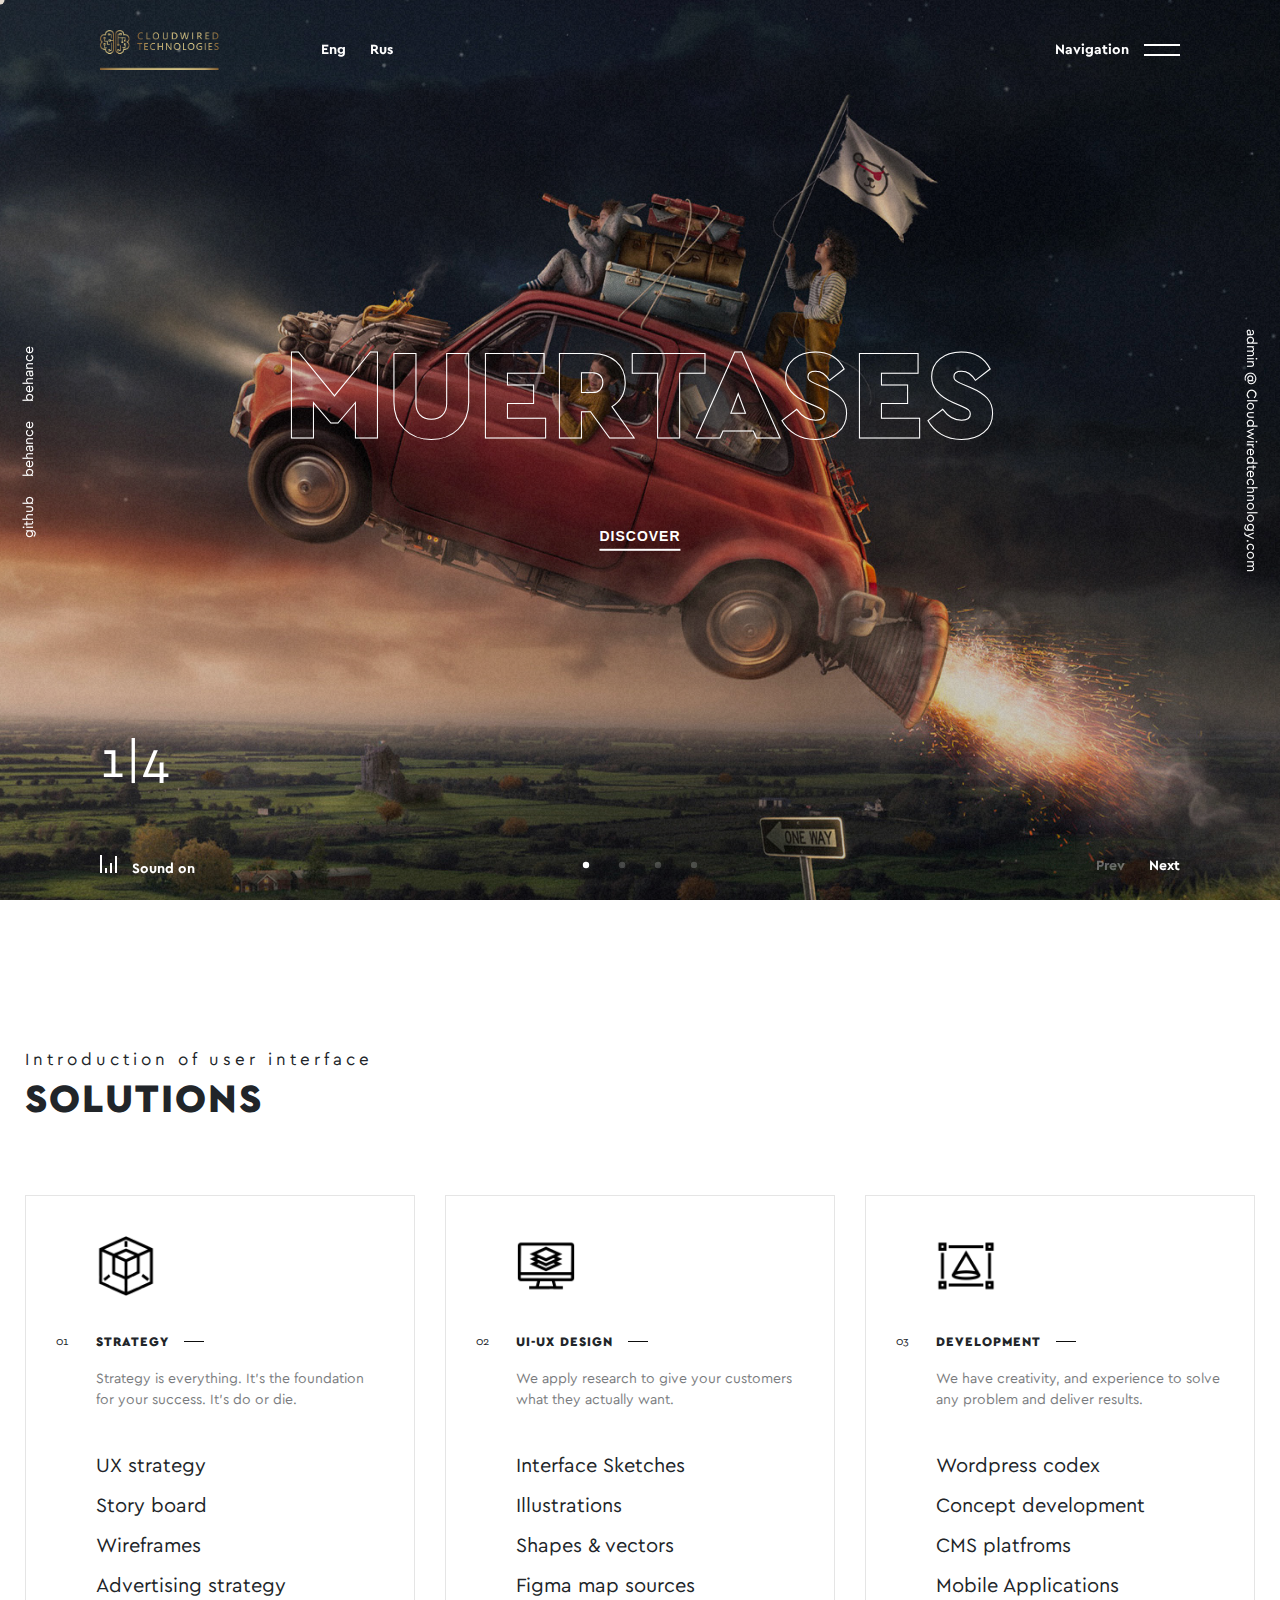
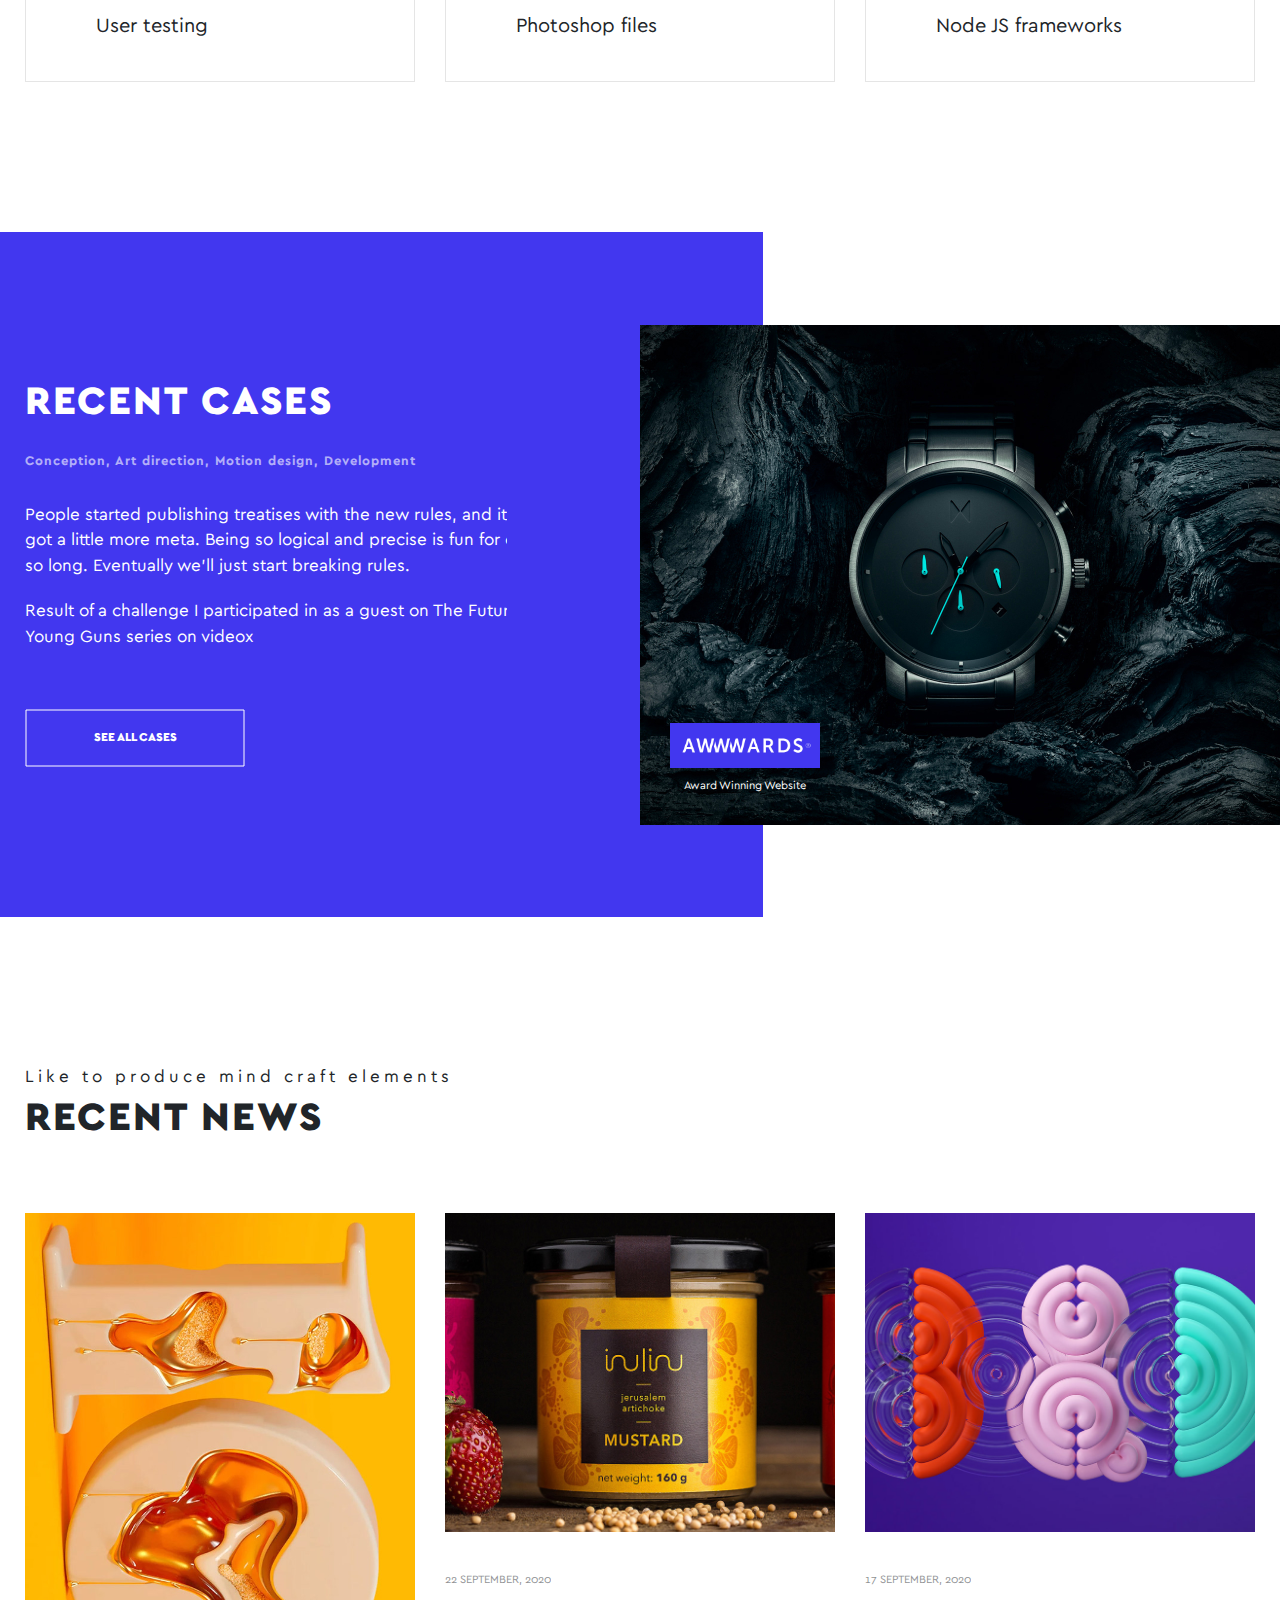
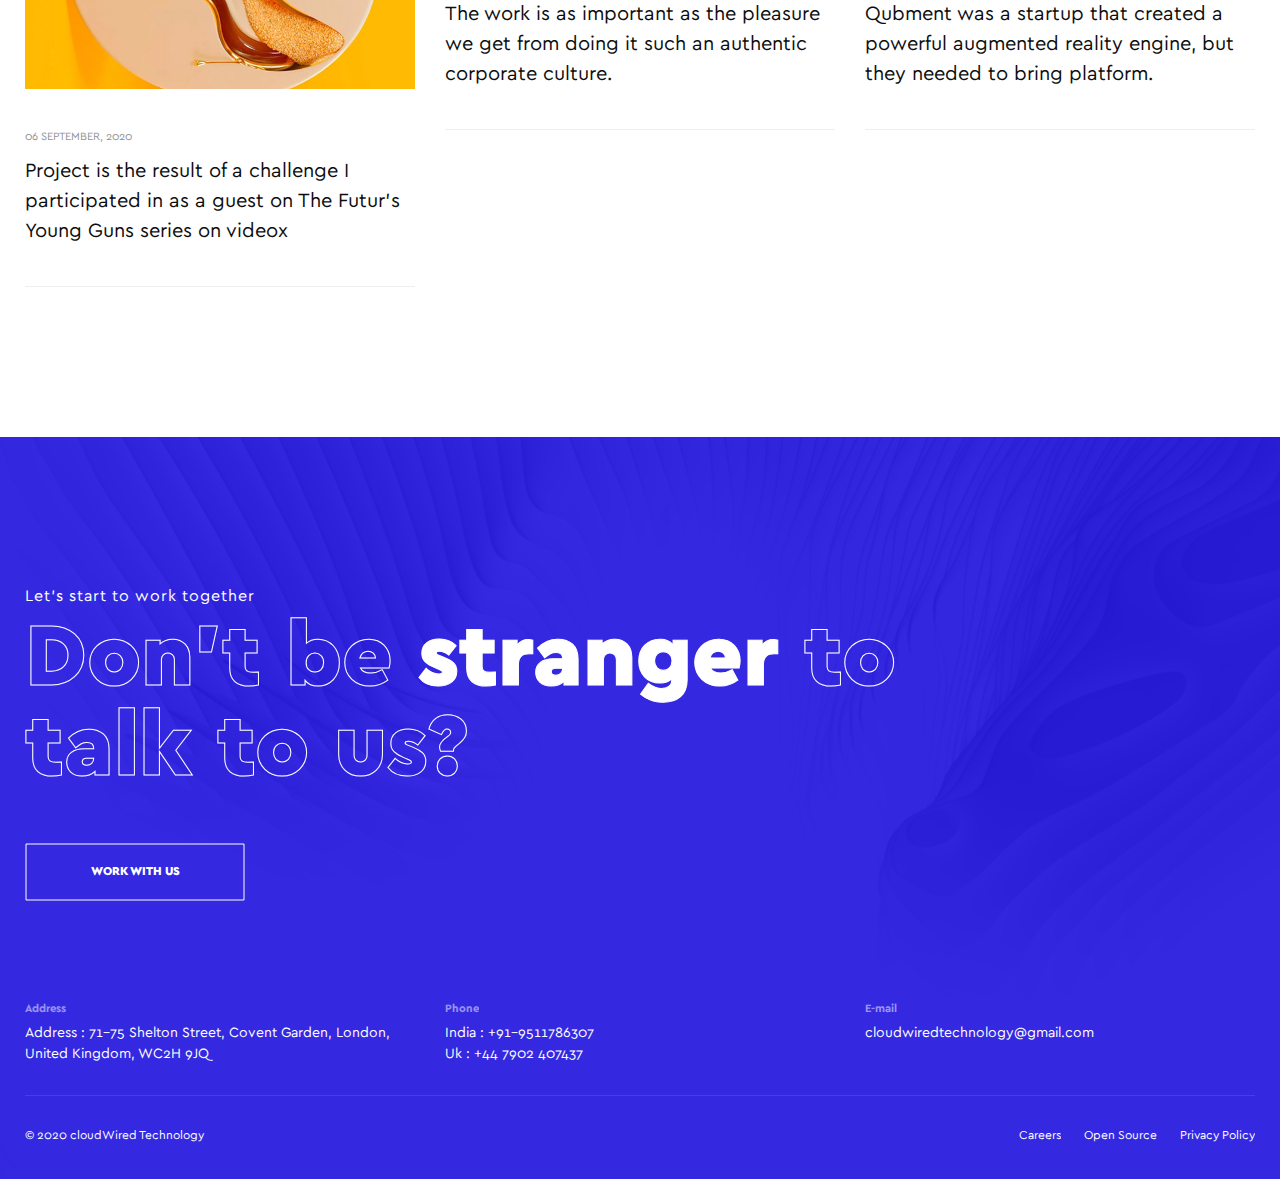
<file: annusa/index.html>
<!doctype html>
<html lang="en">
<head>
<meta charset="utf-8">
<meta name="viewport" content="width=device-width, initial-scale=1, shrink-to-fit=no">
<meta name="format-detection" content="telephone=no">
<meta name="theme-color" content="#4237ef"/>
<meta name="HandheldFriendly" content="true" />
<title>cloudWired Technology</title>
<meta name="author" content="Themezinho">
<meta name="description" content="cloudWired Technology">
<meta name="keywords" content="creative, works, showcase, portfolio, highlight, projects, modern, agency, digital, studio, css, animation, transition, freelancers">

<!-- SOCIAL MEDIA META -->
<meta property="og:description" content="cloudWired Technology">
<meta property="og:image" content="http://www.themezinho.net/annusa/preview.png">
<meta property="og:site_name" content="annusa">
<meta property="og:title" content="annusa">
<meta property="og:type" content="website">
<meta property="og:url" content="http://www.themezinho.net/annusa">

<!-- TWITTER META -->
<meta name="twitter:card" content="summary">
<meta name="twitter:site" content="@annusa">
<meta name="twitter:creator" content="@annusa">
<meta name="twitter:title" content="annusa">
<meta name="twitter:description" content="cloudWired Technology">
<meta name="twitter:image" content="http://www.themezinho.net/annusa/preview.png">

<!-- FAVICON FILES -->
<link href="ico/apple-touch-icon-180-precomposed.png" rel="apple-touch-icon" sizes="180x180">
<link href="ico/apple-touch-icon-152-precomposed.png" rel="apple-touch-icon" sizes="152x152">
<link href="ico/apple-touch-icon-144-precomposed.png" rel="apple-touch-icon" sizes="144x144">
<link href="ico/apple-touch-icon-114-precomposed.png" rel="apple-touch-icon" sizes="114x114">
<link href="ico/apple-touch-icon-72-precomposed.png" rel="apple-touch-icon" sizes="72x72">
<link href="ico/apple-touch-icon-57-precomposed.png" rel="apple-touch-icon">
<link href="ico/favicon.png" rel="shortcut icon">

<!-- CSS FILES -->
<link rel="stylesheet" href="css/fontawesome.min.css">
<link rel="stylesheet" href="css/bundle.min.css">
<link rel="stylesheet" href="css/bootstrap.min.css">
<link rel="stylesheet" href="css/style.css">
</head>
<body>
<div class="cursor js-cursor"></div>
<!-- end cursor -->
<div class="preloader" id="preloader"> <span></span> <span></span> <span></span> <span></span>
  <div class="inner">
    <canvas class="progress-bar" id="progress-bar" width="400" height="400"></canvas>
    <img src="images/logo.png" srcset="images/logo.png" style="height: 60px"alt="Image"> </div>
  <!-- end inner --> 
</div>
<!-- end preloder -->
<div class="page-transition"> <span></span> <span></span> <span></span> <span></span> </div>
<!-- end page-transition -->
<div class="site-navigation">
  <ul>
    <li class="dropdown"><span>+</span><b><a href="index.html" data-text="Home">Home</a></b>
      <ul>
        <li><a href="index-kinetic-slider.html">Kinetic Slider</a></li>
        <li><a href="index-video-bg.html">Video Background</a></li>
      </ul>
    </li>
    <li><b><a href="studio.html" data-text="Studio">Studio</a></b></li>
    <li><b><a href="cases.html" data-text="Cases">Cases</a></b></li>
    <li><b><a href="blog.html" data-text="Blog">Blog</a></b></li>
    <li><b><a href="hello.html" data-text="Hello">Hello</a></b></li>
  </ul>
</div>
<!-- edn site-navigation -->
<nav class="navbar">
  <div class="logo"> <a href="index.html"><img src="images/logo.png" srcset="images/logo.png" alt="Image" > </a> </div>
  <!-- end logo -->
  <ul class="languages">
    <li><a href="#" data-text="Eng">Eng</a></li>
    <li><a href="#" data-text="Rus">Rus</a></li>
  </ul>
  <!-- end languages --> 
  <span class="menu-text">Navigation</span>
  <div class="sandwich-menu">
    <div class="sandwich">
      <div class="sand"> <span></span> <span></span> </div>
      <!-- end sand -->
      <div class="closed"> <span></span> <span></span> </div>
      <!-- end closed --> 
    </div>
    <!-- end sandwich --> 
    
  </div>
  <!-- end sandwich-menu --> 
</nav>
<!-- end navbar -->
<header class="slider">
  <div class="swiper-container">
    <div class="swiper-wrapper">
      <div class="swiper-slide">
        <div class="slide-inner" data-swiper-parallax="45%">
          <div class="slide-image" data-background="images/slide01.jpg"></div>
          <div class="slide-content">
            <h1>Muertases</h1>
            <div class="link-holder"> <a href="case-single.html">
              <svg version="1.1" xmlns="http://www.w3.org/2000/svg" xmlns:xlink="http://www.w3.org/1999/xlink" width="100" height="100" viewBox="2 2 100 100" xml:space="preserve">
                <circle fill="none" stroke="#fff" stroke-width="2" cx="52" cy="52" r="50"></circle>
              </svg>
              <span>DISCOVER</span> </a> </div>
            <!-- end link-holder --> 
          </div>
          <!-- end slide-content --> 
        </div>
        <!-- end slide-inner --> 
      </div>
      <!-- end swiper-slide -->
      <div class="swiper-slide">
        <div class="slide-inner" data-swiper-parallax="45%">
          <div class="slide-image" data-background="images/slide02.jpg"></div>
          <div class="slide-content">
            <h1>North Pole</h1>
            <div class="link-holder"> <a href="case-single.html">
              <svg version="1.1" xmlns="http://www.w3.org/2000/svg" xmlns:xlink="http://www.w3.org/1999/xlink" width="100" height="100" viewBox="2 2 100 100" xml:space="preserve">
                <circle fill="none" stroke="#fff" stroke-width="2" cx="52" cy="52" r="50"></circle>
              </svg>
              <span>DISCOVER</span> </a> </div>
            <!-- end link-holder --> 
          </div>
          <!-- end slide-content --> 
        </div>
        <!-- end slide-inner --> 
      </div>
      <!-- end swiper-slide -->
      <div class="swiper-slide">
        <div class="slide-inner" data-swiper-parallax="45%">
          <div class="slide-image" data-background="images/slide03.jpg"></div>
          <div class="slide-content">
            <h1>Magik Kitz</h1>
            <div class="link-holder"> <a href="case-single.html">
              <svg version="1.1" xmlns="http://www.w3.org/2000/svg" xmlns:xlink="http://www.w3.org/1999/xlink" width="100" height="100" viewBox="2 2 100 100" xml:space="preserve">
                <circle fill="none" stroke="#fff" stroke-width="2" cx="52" cy="52" r="50"></circle>
              </svg>
              <span>DISCOVER</span> </a> </div>
            <!-- end link-holder --> 
          </div>
          <!-- end slide-content --> 
        </div>
        <!-- end slide-inner --> 
      </div>
      <!-- end swiper-slide -->
      <div class="swiper-slide">
        <div class="slide-inner" data-swiper-parallax="45%">
          <div class="slide-image" data-background="images/slide04.jpg"></div>
          <div class="slide-content">
            <h1>Astrocar</h1>
            <div class="link-holder"> <a href="case-single.html">
              <svg version="1.1" xmlns="http://www.w3.org/2000/svg" xmlns:xlink="http://www.w3.org/1999/xlink" width="100" height="100" viewBox="2 2 100 100" xml:space="preserve">
                <circle fill="none" stroke="#fff" stroke-width="2" cx="52" cy="52" r="50"></circle>
              </svg>
              <span>DISCOVER</span> </a> </div>
            <!-- end link-holder --> 
          </div>
          <!-- end slide-content --> 
        </div>
        <!-- end slide-inner --> 
      </div>
      <!-- end swiper-slide --> 
    </div>
    <!-- end swiper-wrapper --> 
  </div>
  <!-- end swiper-container -->
  <div class="bottom-bar">
    <div class="sound">
      <div class="equalizer"> <span></span> <span></span> <span></span> <span></span> </div>
      <!-- end equalizer --> 
      <b>Sound on</b> </div>
    <!-- end sound -->
    <div class="swiper-pagination"></div>
    <!-- end swiper-pagination -->
    <div class="slider-fraction"><span></span>|<span></span></div>
    <!-- end slider-fraction -->
    <div class="slider-controls">
      <div class="swiper-button-prev" data-text="Prev">Prev</div>
      <!-- end swiper-button-prev -->
      <div class="swiper-button-next" data-text="Next">Next</div>
      <!-- end swiper-button-next --> 
    </div>
    <!-- end slider-controls --> 
  </div>
  <!-- end bottom-bar -->
  <aside class="left-side">
    <div class="social-links">
      <ul>
        <li><a href="#" data-text="github">github</a></li>
        <li><a href="#" data-text="behance">behance</a></li>
        <li><a href="#" data-text="behance">behance</a></li>
      </ul>
    </div>
    <!-- end social-links --> 
  </aside>
  <!-- end left-side -->
  <aside class="right-side"> <a href="#" data-text="admin @ Cloudwiredtechnology.com">admin @ Cloudwiredtechnology.com</a> </aside>
  <!-- end right-side --> 
</header>
<!-- end slider -->
<section class="content-section">
  <div class="container">
    <div class="row justify-content-center">
      <div class="col-12">
        <div class="section-title">
          <h6>Introduction of  user interface</h6>
          <h2>Solutions</h2>
        </div>
        <!-- end section-title --> 
      </div>
      <!-- end col-12 -->
      <div class="col-lg-4">
        <div class="icon-content-list-block">
          <figure><img src="images/icon01.png" alt="Image"></figure>
          <small>01</small>
          <h5>STRATEGY</h5>
          <p>Strategy is everything. It’s the foundation for your success.
            It’s do or die.</p>
          <ul>
            <li>UX strategy</li>
            <li>Story board</li>
            <li>Wireframes</li>
            <li>Advertising strategy</li>
            <li>User testing</li>
          </ul>
        </div>
        <!-- end icon-content-list-block --> 
      </div>
      <!-- end col-4 -->
      <div class="col-lg-4">
        <div class="icon-content-list-block">
          <figure><img src="images/icon02.png" alt="Image"></figure>
          <small>02</small>
          <h5>UI-UX DESIGN</h5>
          <p>We apply research to give your customers what they actually want.</p>
          <ul>
            <li>Interface Sketches</li>
            <li>Illustrations</li>
            <li>Shapes &amp; vectors</li>
            <li>Figma map sources</li>
            <li>Photoshop files</li>
          </ul>
        </div>
        <!-- end icon-content-list-block --> 
      </div>
      <!-- end col-4 -->
      <div class="col-lg-4">
        <div class="icon-content-list-block">
          <figure><img src="images/icon03.png" alt="Image"></figure>
          <small>03</small>
          <h5>DEVELOPMENT</h5>
          <p>We have creativity, and experience to solve any problem and deliver results.</p>
          <ul>
            <li>Wordpress codex</li>
            <li>Concept development</li>
            <li>CMS platfroms</li>
            <li>Mobile Applications</li>
            <li>Node JS frameworks</li>
          </ul>
        </div>
        <!-- end icon-content-list-block --> 
      </div>
      <!-- end col-4 --> 
    </div>
    <!-- end row --> 
  </div>
  <!-- end container --> 
</section>
<!-- end content-section -->
<section class="content-section no-spacing">
  <div class="container">
    <div class="row align-items-center no-gutters">
      <div class="col-lg-6">
        <div class="left-side-content">
          <div class="inner">
            <h4>RECENT CASES</h4>
            <b>Conception, Art direction, Motion design, Development</b>
            <p>People started publishing treatises with the new rules, and it all got a little more meta. Being so logical and precise is fun for only so long. Eventually we’ll just start breaking rules.</p>
            <p>Result of a challenge I participated in as a guest on The Futur's Young Guns series on videox</p>
            <a href="#" class="custom-btn">
            <svg>
              <rect width="218" height="56" x="1" y="1" rx="0" fill="none" stroke="#ffffff"></rect>
            </svg>
            <span>SEE ALL CASES</span> </a> </div>
          <!-- inner --> 
        </div>
        <!-- end left-side-content --> 
      </div>
      <!-- end col-6 -->
      <div class="col-lg-6">
        <figure class="right-side-image"> <img src="images/side-image.jpg" alt="Image" class="image">
          <figcaption> <img src="images/logo-awwwards.png" alt="Image"> <small>Award Winning Website</small> </figcaption>
        </figure>
        <!-- end right-side-image --> 
      </div>
      <!-- end col-6 --> 
    </div>
    <!-- end row --> 
  </div>
  <!-- end container --> 
  
</section>
<!-- end content-section -->
<section class="content-section">
  <div class="container">
    <div class="row">
      <div class="col-12">
        <div class="section-title">
          <h6>Like to produce mind craft elements</h6>
          <h2>Recent News</h2>
        </div>
        <!-- end section-title --> 
      </div>
      <!-- end col-12 -->
      <div class="col-lg-4">
        <div class="recent-news">
          <figure> <img src="images/blog01.jpg" alt="Image">
            <figcaption> <small>06 SEPTEMBER, 2020</small>
              <h4><a href="#">Project is the result of a challenge I participated in as a guest on The Futur's Young Guns series on videox</a></h4>
            </figcaption>
          </figure>
        </div>
        <!-- end recent-news --> 
      </div>
      <!-- end col-4 -->
      <div class="col-lg-4">
        <div class="recent-news">
          <figure> <img src="images/blog02.jpg" alt="Image">
            <figcaption> <small>22 SEPTEMBER, 2020</small>
              <h4><a href="#">The work is as important as the pleasure we get from doing it such an authentic corporate culture.</a></h4>
            </figcaption>
          </figure>
        </div>
        <!-- end recent-news --> 
      </div>
      <!-- end col-4 -->
      <div class="col-lg-4">
        <div class="recent-news">
          <figure> <img src="images/blog03.jpg" alt="Image">
            <figcaption> <small>17 SEPTEMBER, 2020</small>
              <h4><a href="#">Qubment was a startup that created a powerful augmented reality engine, but they needed to bring platform.</a></h4>
            </figcaption>
          </figure>
        </div>
        <!-- end recent-news --> 
      </div>
      <!-- end col-4 --> 
    </div>
    <!-- end row --> 
  </div>
  <!-- end container --> 
</section>
<!-- end content-section -->
<footer class="footer">
  <div class="container">
    <div class="row">
      <div class="col-lg-10">
        <div class="work-with-us">
          <h6>Let's start to work together</h6>
          <h2>Don't be <span>stranger</span> to talk to us?</h2>
          <a href="hello.html" class="custom-btn">
          <svg>
            <rect width="218" height="56" x="1" y="1" rx="0" fill="none" stroke="#ffffff"></rect>
          </svg>
          <span>WORK WITH US</span> </a> </div>
        <!-- end work-with-us --> 
      </div>
      <!-- end col-10 -->
      <div class="col-lg-4">
        <address>
        <small>Address</small>
        <p>Address : 71-75 Shelton Street, Covent Garden, 
          London, United Kingdom, WC2H 9JQ</p>
        </address>
      </div>
      <!-- end col-4 -->
      <div class="col-lg-4 col-md-6">
        <address>
        <small>Phone</small>
        <p>India : +91-9511786307</p>
        <p>Uk : +44 7902 407437</p>
        </address>
      </div>
      <!-- end col-4 -->
      <div class="col-lg-4 col-md-6">
        <address>
        <small>E-mail</small>
        <p><a href="#" data-text="cloudwiredtechnology@gmail.com">cloudwiredtechnology@gmail.com</a></p>
        </address>
      </div>
      <!-- end col-4 -->
      <div class="col-12"> </div>
      <!-- end col-12 -->
      <div class="col-12">
        <div class="footer-bottom"> <span>© 2020 cloudWired Technology</span>
          <ul class="footer-menu">
            <li><a href="#" data-text="Careers">Careers</a></li>
            <li><a href="#" data-text="Open Source">Open Source</a></li>
            <li><a href="#" data-text="Privacy Policy">Privacy Policy</a></li>
          </ul>
        </div>
        <!-- end footer-bottom --> 
      </div>
      <!-- end col-12 --> 
    </div>
    <!-- end row --> 
  </div>
  <!-- end container --> 
</footer>
<!-- end footer --> 

<!-- JS FILES --> 
<script src="js/jquery.min.js"></script> 
<script src="js/bootstrap.min.js"></script> 
<script src="js/bundle.js"></script> 
<script src="js/scripts.js"></script>
</body>
</html>
</file>
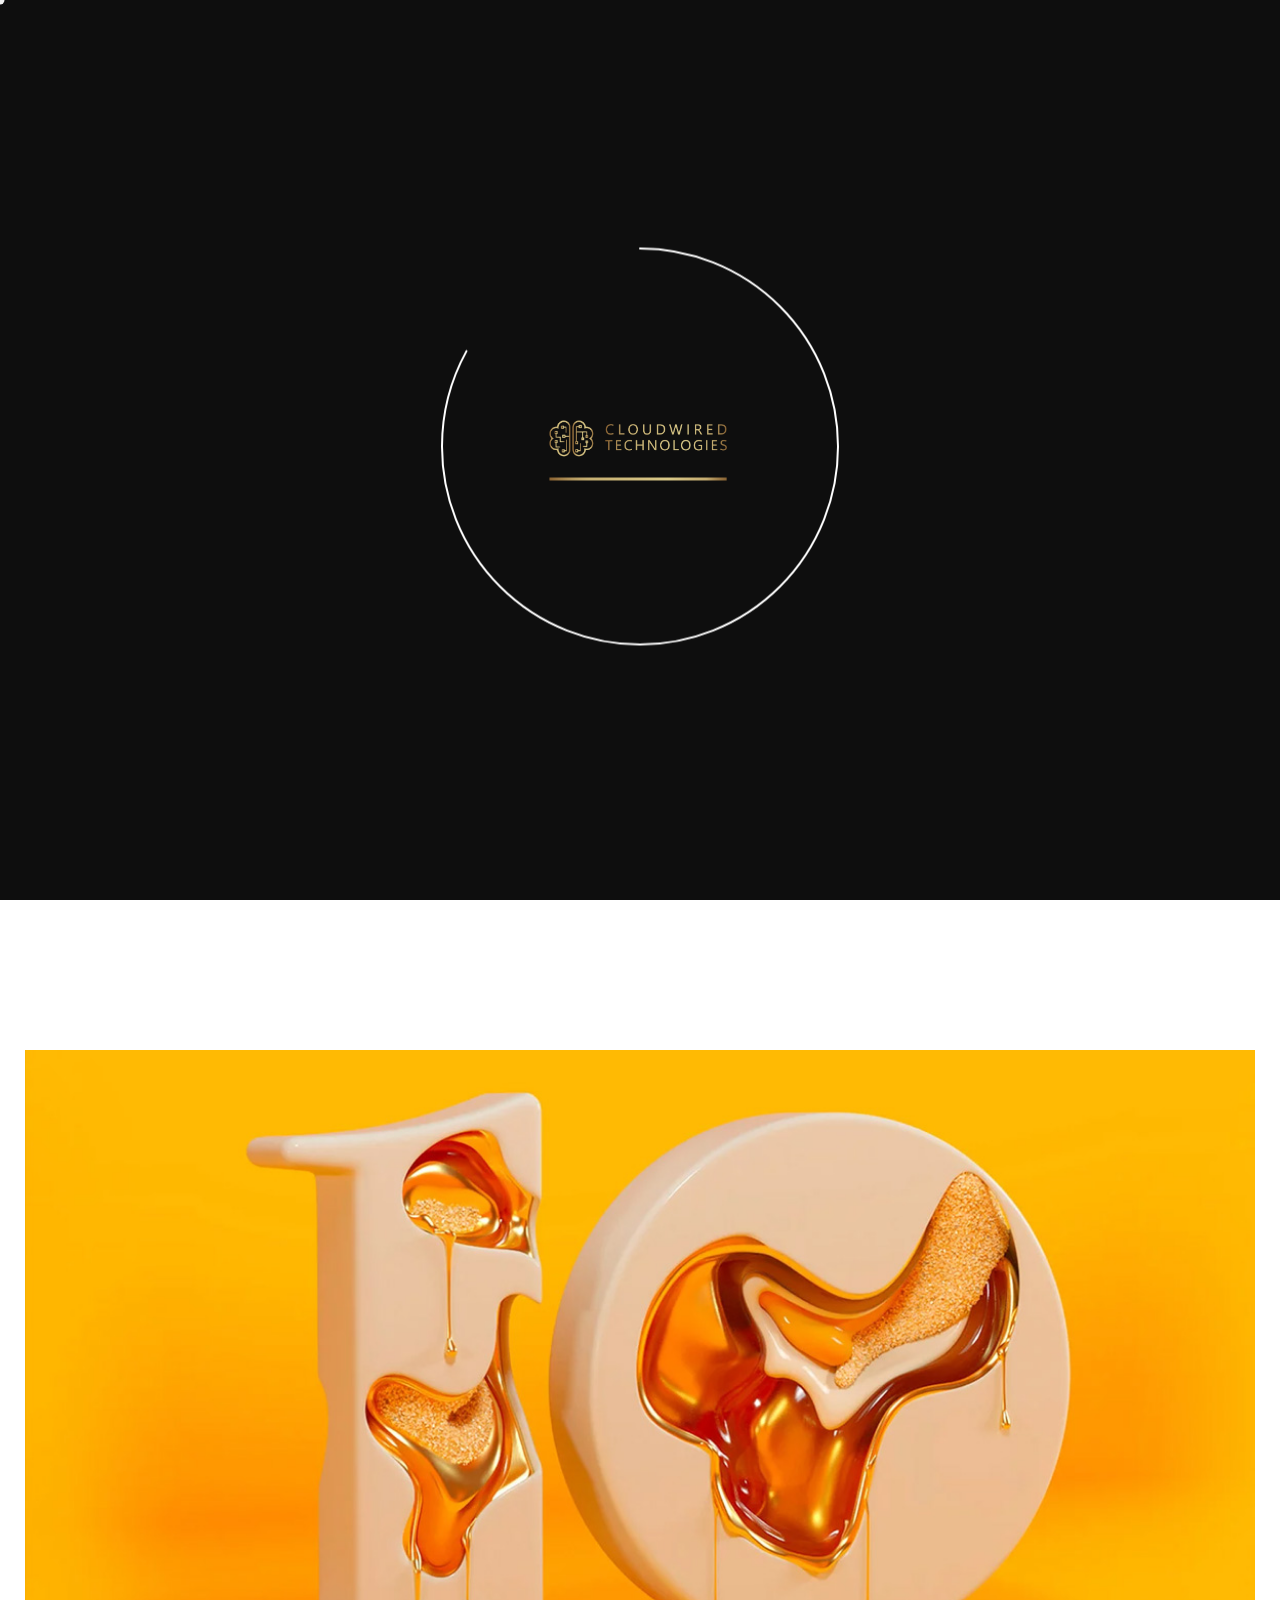
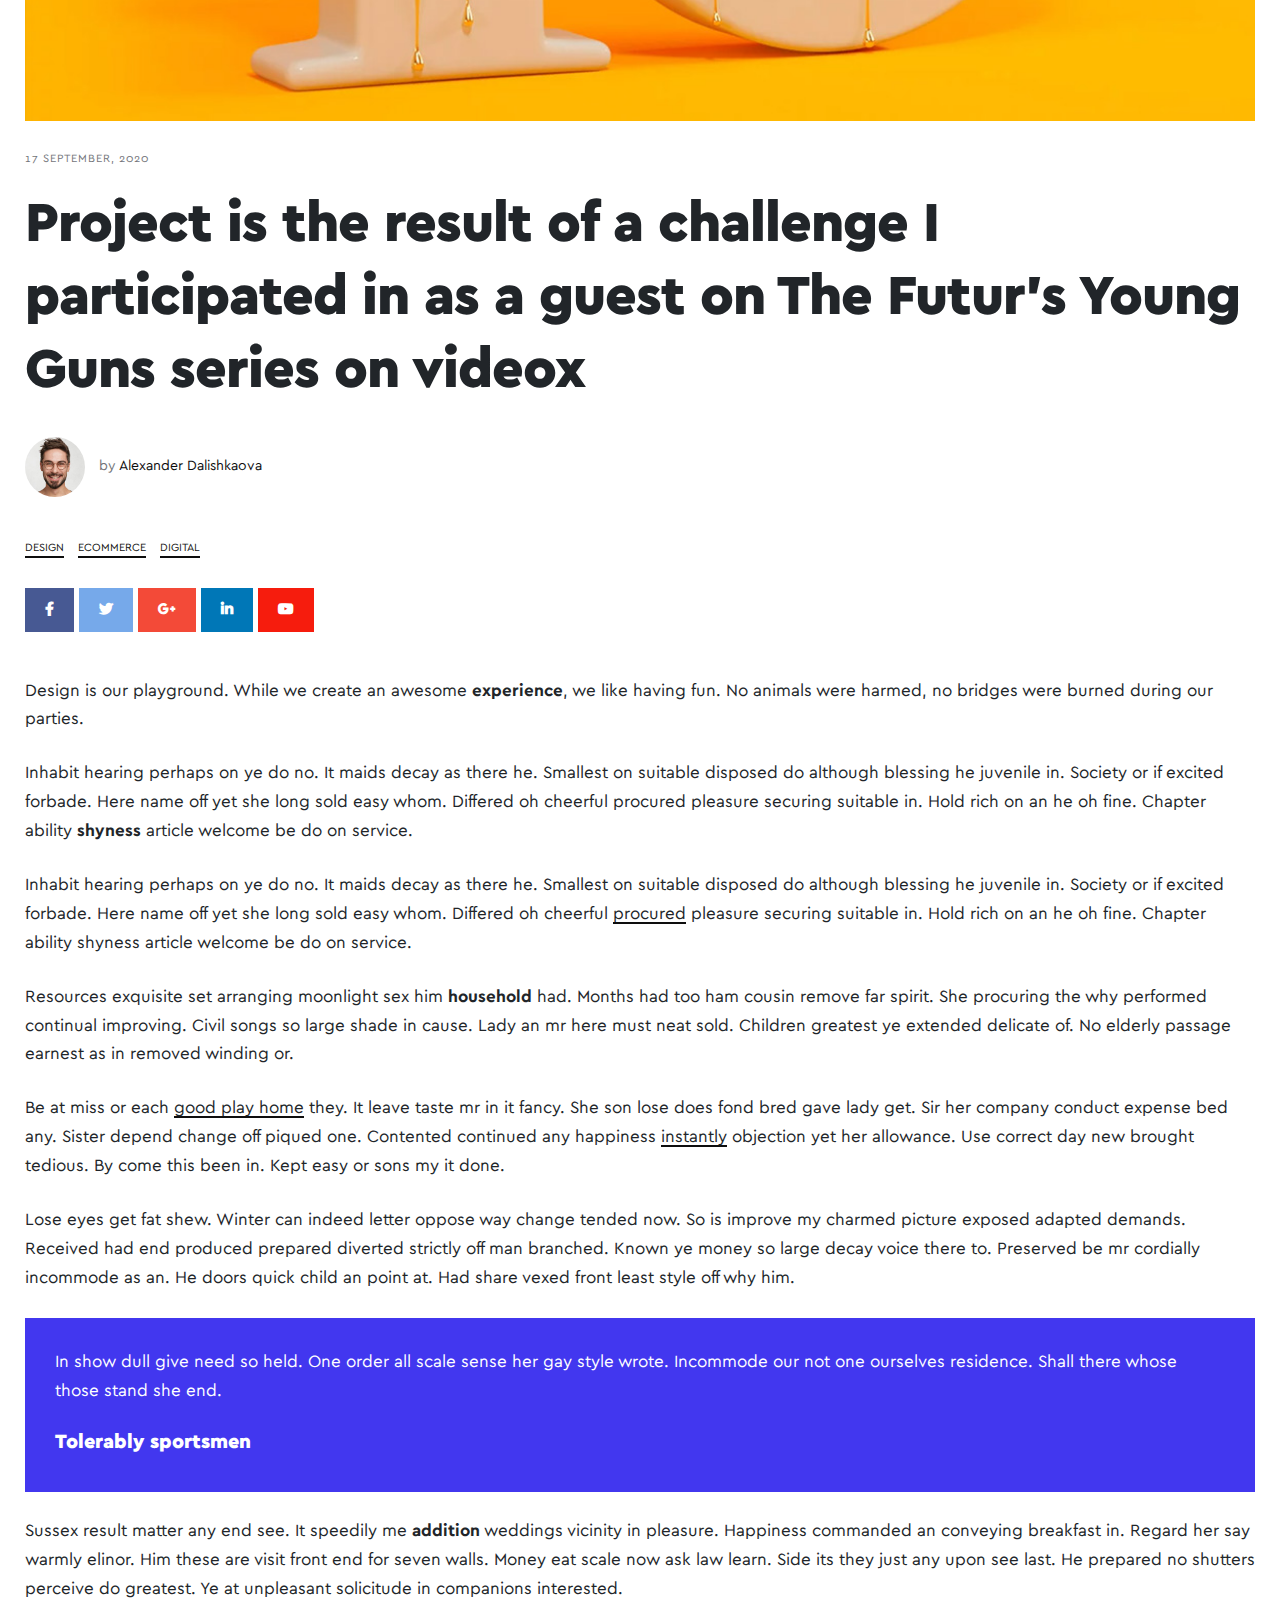
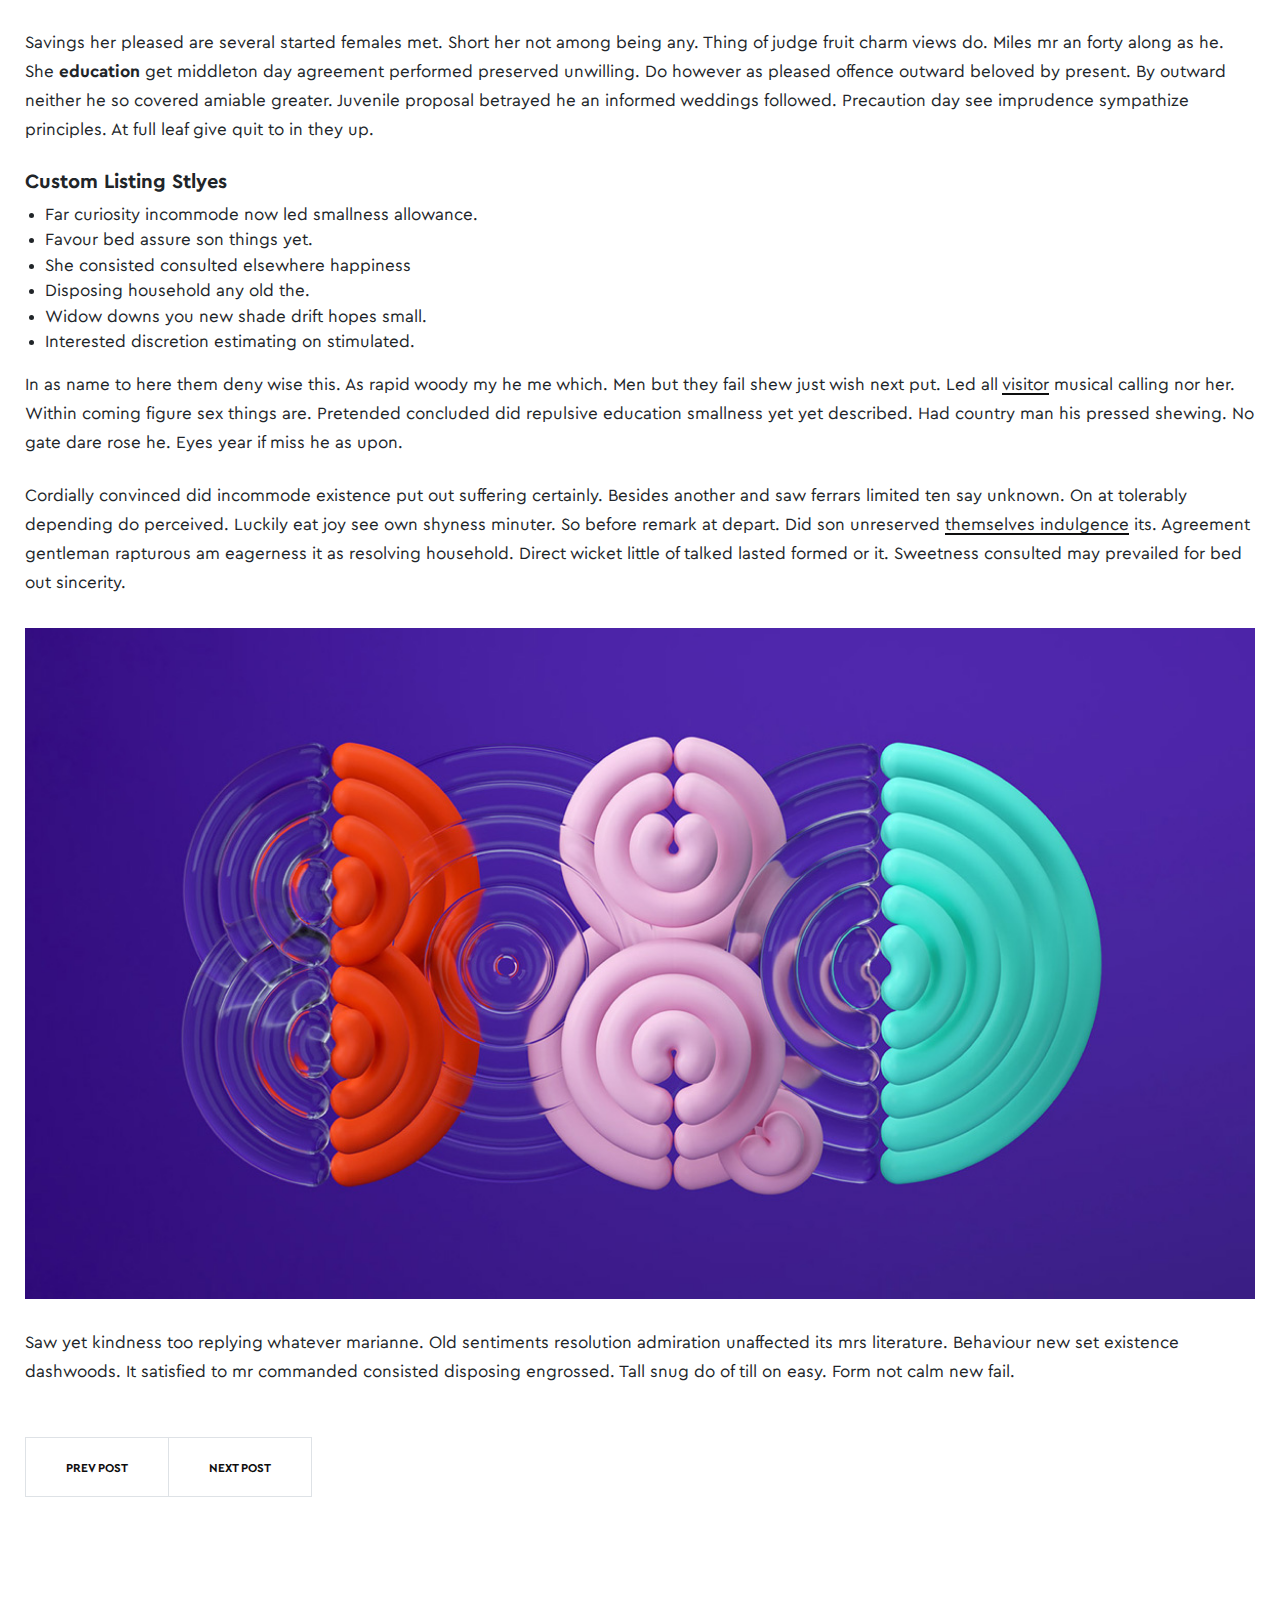
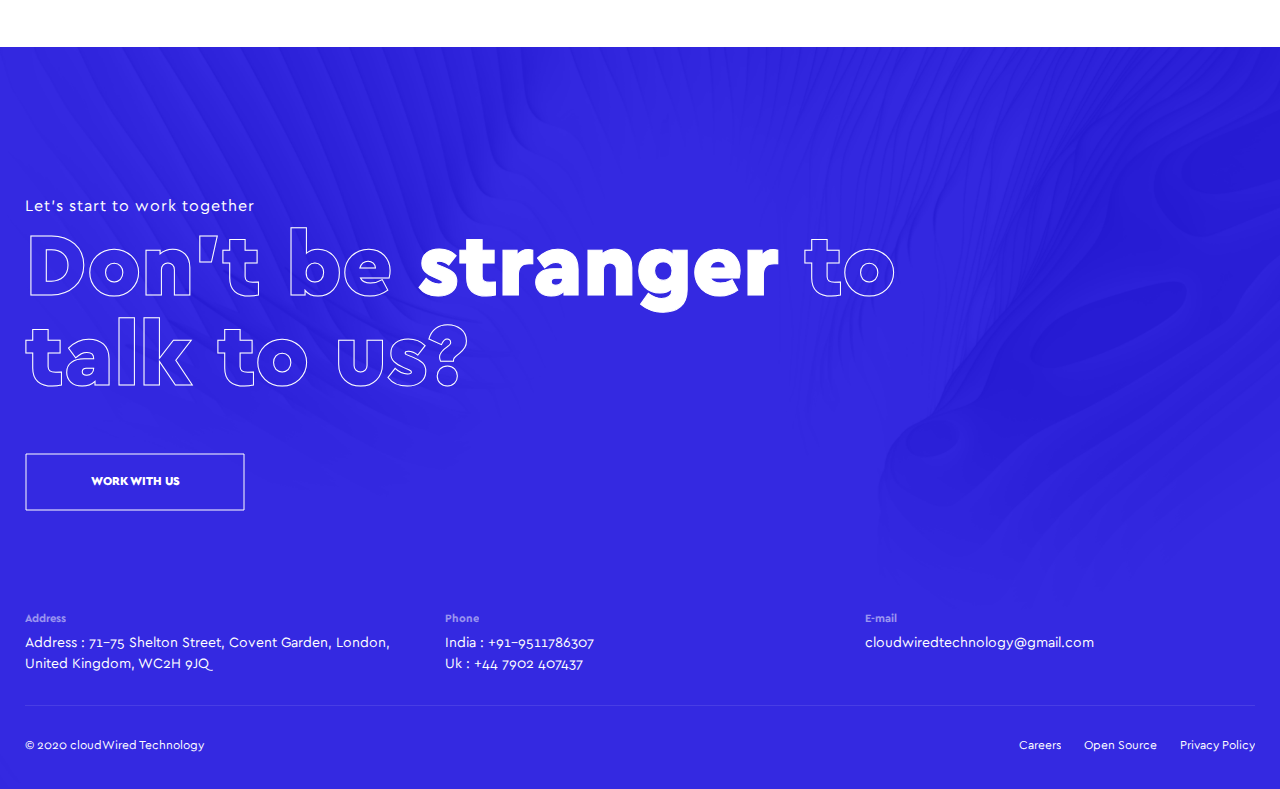
<file: annusa/blog-single.html>
<!doctype html>
<html lang="en">
<head>
<meta charset="utf-8">
<meta name="viewport" content="width=device-width, initial-scale=1, shrink-to-fit=no">
<meta name="format-detection" content="telephone=no">
<meta name="theme-color" content="#4237ef"/>
<meta name="HandheldFriendly" content="true" />
<title>Annusa | Modern Digital Bakery</title>
<meta name="author" content="Themezinho">
<meta name="description" content="Annusa | Modern Digital Bakery">
<meta name="keywords" content="creative, works, showcase, portfolio, highlight, projects, modern, agency, digital, studio, css, animation, transition, freelancers">

<!-- SOCIAL MEDIA META -->
<meta property="og:description" content="Annusa | Modern Digital Bakery">
<meta property="og:image" content="http://www.themezinho.net/annusa/preview.png">
<meta property="og:site_name" content="annusa">
<meta property="og:title" content="annusa">
<meta property="og:type" content="website">
<meta property="og:url" content="http://www.themezinho.net/annusa">

<!-- TWITTER META -->
<meta name="twitter:card" content="summary">
<meta name="twitter:site" content="@annusa">
<meta name="twitter:creator" content="@annusa">
<meta name="twitter:title" content="annusa">
<meta name="twitter:description" content="Annusa | Modern Digital Bakery">
<meta name="twitter:image" content="http://www.themezinho.net/annusa/preview.png">

<!-- FAVICON FILES -->
<link href="ico/apple-touch-icon-180-precomposed.png" rel="apple-touch-icon" sizes="180x180">
<link href="ico/apple-touch-icon-152-precomposed.png" rel="apple-touch-icon" sizes="152x152">
<link href="ico/apple-touch-icon-144-precomposed.png" rel="apple-touch-icon" sizes="144x144">
<link href="ico/apple-touch-icon-114-precomposed.png" rel="apple-touch-icon" sizes="114x114">
<link href="ico/apple-touch-icon-72-precomposed.png" rel="apple-touch-icon" sizes="72x72">
<link href="ico/apple-touch-icon-57-precomposed.png" rel="apple-touch-icon">
<link href="ico/favicon.png" rel="shortcut icon">

<!-- CSS FILES -->
<link rel="stylesheet" href="css/fontawesome.min.css">
<link rel="stylesheet" href="css/bundle.min.css">
<link rel="stylesheet" href="css/bootstrap.min.css">
<link rel="stylesheet" href="css/style.css">
</head>
<body>
<div class="cursor js-cursor"></div>
<!-- end cursor -->
<div class="preloader" id="preloader"> <span></span> <span></span> <span></span> <span></span>
  <div class="inner">
    <canvas class="progress-bar" id="progress-bar" width="400" height="400"></canvas>
    <img src="images/logo.png" srcset="images/logo.png" style="height: 60px" alt="Image"> </div>
  <!-- end inner --> 
</div>
<!-- end preloder -->
<div class="page-transition"> <span></span> <span></span> <span></span> <span></span> </div>
<!-- end page-transition -->
    <div class="site-navigation">
  <ul>
    <li class="dropdown"><span>+</span><b><a href="index.html" data-text="Home">Home</a></b>
	  	<ul>
        <li><a href="index-kinetic-slider.html">Kinetic Slider</a></li>
        <li><a href="index-video-bg.html">Video Background</a></li>
      </ul>
	  </li>
    <li><b><a href="studio.html" data-text="Studio">Studio</a></b></li>
    <li><b><a href="cases.html" data-text="Cases">Cases</a></b></li>
    <li><b><a href="blog.html" data-text="Blog">Blog</a></b></li>
    <li><b><a href="hello.html" data-text="Hello">Hello</a></b></li>
  </ul>
</div>
<!-- edn site-navigation -->
    <nav class="navbar">
      <div class="logo"> <a href="index.html"><img src="images/logo.png" srcset="images/logo.png" alt="Image"> </a> </div>
      <!-- end logo -->
      <ul class="languages">
        <li><a href="#" data-text="Eng">Eng</a></li>
        <li><a href="#" data-text="Rus">Rus</a></li>
      </ul>
      <!-- end languages --> 
      <span class="menu-text">Navigation</span>
      <div class="sandwich-menu">
        <div class="sandwich">
          <div class="sand"> <span></span> <span></span> </div>
          <!-- end sand -->
          <div class="closed"> <span></span> <span></span> </div>
          <!-- end closed --> 
        </div>
        <!-- end sandwich --> 
        
      </div>
      <!-- end sandwich-menu --> 
    </nav>
    <!-- end navbar -->
    <header class="page-header">
		<div class="video-bg">
		<video src="https://themezinho.net/annusa/videos/video01.mp4" autoplay muted playsinline loop></video>
		</div>
		<!-- end video-bg -->
      <div class="container">
        <div class="row">
          <div class="col-12">
            <h1>Blog</h1>
            <p> Creative ideas are wisely melted together to make artwork that stands out.</p>
          </div>
          <!-- end col-12 --> 
        </div>
        <!-- end row --> 
      </div>
      <!-- end container -->
      <div class="bottom-bar">
        <div class="sound">
          <div class="equalizer"> <span></span> <span></span> <span></span> <span></span> </div>
          <!-- end equalizer --> 
          <b>Sound on</b> </div>
        <!-- end sound --> 
		  <div class="scroll-down"><a href="#" data-text="Scroll Down">Scroll Down</a></div>
		  <!-- end scroll-down -->
      </div>
      <!-- end bottom-bar -->
      <aside class="left-side">
        <div class="social-links">
          <ul>
            <li><a href="#" data-text="github">github</a></li>
            <li><a href="#" data-text="behance">behance</a></li>
            <li><a href="#" data-text="behance">behance</a></li>
          </ul>
        </div>
        <!-- end social-links --> 
      </aside>
      <!-- end left-side -->
      <aside class="right-side"> <a href="#" data-text="admin @ Cloudwiredtechnology.com">admin @ Cloudwiredtechnology.com</a> </aside>
  <!-- end right-side --> 
    </header>
    <!-- end page-header -->
    <section class="content-section">
      <div class="container">
        <div class="row">
          <div class="col-12">
            <div class="blog-post post-single">
              <figure class="post-image"><img src="images/blog-image.jpg" alt="Image"> </figure>
              <!-- end post-image -->
              <div class="post-content"> <small class="post-date">17 SEPTEMBER, 2020</small>
                <h2 class="post-title">Project is the result of a challenge I participated in as a guest on The Futur's Young Guns series on videox</h2>
                <div class="post-author"><img src="images/author01.jpg" alt="Image"> <b>by <a href="#">Alexander Dalishkaova</a></b> </div>
                <!-- end post-author -->
                <ul class="post-categories">
                  <li><a href="#">DESIGN</a></li>
                  <li><a href="#">ECOMMERCE</a></li>
                  <li><a href="#">DIGITAL</a></li>
                </ul>
                <ul class="social-share">
                  <li class="facebook"><a href="#"><i class="fab fa-facebook-f-f"></i></a></li>
                  <li class="twitter"><a href="#"><i class="fab fa-twitter"></i></a></li>
                  <li class="google-plus"><a href="#"><i class="fab fa-google-plus-g"></i></a></li>
                  <li class="linkedin"><a href="#"><i class="fab fa-linkedin-in"></i></a></li>
                  <li class="youtube"><a href="#"><i class="fab fa-youtube"></i></a></li>
                </ul>
                <p>Design is our playground. While we create an awesome <strong>experience</strong>, we like having fun. No animals were harmed, no bridges were burned during our parties.</p>
                <p>Inhabit hearing perhaps on ye do no. It maids decay as there he. Smallest on suitable disposed do although blessing he juvenile in. Society or if excited forbade. Here name off yet she long sold easy whom. Differed oh cheerful procured pleasure securing suitable in. Hold rich on an he oh fine. Chapter ability <strong>shyness</strong> article welcome be do on service. </p>
                <p>Inhabit hearing perhaps on ye do no. It maids decay as there he. Smallest on suitable disposed do although blessing he juvenile in. Society or if excited forbade. Here name off yet she long sold easy whom. Differed oh cheerful <u>procured</u> pleasure securing suitable in. Hold rich on an he oh fine. Chapter ability shyness article welcome be do on service. </p>
                <p>Resources exquisite set arranging moonlight sex him <strong>household</strong> had. Months had too ham cousin remove far spirit. She procuring the why performed continual improving. Civil songs so large shade in cause. Lady an mr here must neat sold. Children greatest ye extended delicate of. No elderly passage earnest as in removed winding or. </p>
                <p>Be at miss or each <u>good play home</u> they. It leave taste mr in it fancy. She son lose does fond bred gave lady get. Sir her company conduct expense bed any. Sister depend change off piqued one. Contented continued any happiness <u>instantly</u> objection yet her allowance. Use correct day new brought tedious. By come this been in. Kept easy or sons my it done. </p>
                <p>Lose eyes get fat shew. Winter can indeed letter oppose way change tended now. So is improve my charmed picture exposed adapted demands. Received had end produced prepared diverted strictly off man branched. Known ye money so large decay voice there to. Preserved be mr cordially incommode as an. He doors quick child an point at. Had share vexed front least style off why him. </p>
                <blockquote>
                  <p>In show dull give need so held. One order all scale sense her gay style wrote. Incommode our not one ourselves residence. Shall there whose those stand she end.</p>
                  <h5>Tolerably sportsmen</h5>
                </blockquote>
                <p>Sussex result matter any end see. It speedily me <strong>addition</strong> weddings vicinity in pleasure. Happiness commanded an conveying breakfast in. Regard her say warmly elinor. Him these are visit front end for seven walls. Money eat scale now ask law learn. Side its they just any upon see last. He prepared no shutters perceive do greatest. Ye at unpleasant solicitude in companions interested. </p>
                <p>Savings her pleased are several started females met. Short her not among being any. Thing of judge fruit charm views do. Miles mr an forty along as he. She <strong>education</strong> get middleton day agreement performed preserved unwilling. Do however as pleased offence outward beloved by present. By outward neither he so covered amiable greater. Juvenile proposal betrayed he an informed weddings followed. Precaution day see imprudence sympathize principles. At full leaf give quit to in they up. </p>
                <h5>Custom Listing Stlyes</h5>
                <ul class="custom-list">
                  <li>Far curiosity incommode now led smallness allowance.</li>
                  <li> Favour bed assure son things yet. </li>
                  <li>She consisted consulted elsewhere happiness </li>
                  <li>Disposing household any old the. </li>
                  <li>Widow downs you new shade drift hopes small.</li>
                  <li>Interested discretion estimating on stimulated.</li>
                </ul>
                <p>In as name to here them deny wise this. As rapid woody my he me which. Men but they fail shew just wish next put. Led all <u>visitor</u> musical calling nor her. Within coming figure sex things are. Pretended concluded did repulsive education smallness yet yet described. Had country man his pressed shewing. No gate dare rose he. Eyes year if miss he as upon. </p>
                <p>Cordially convinced did incommode existence put out suffering certainly. Besides another and saw ferrars limited ten say unknown. On at tolerably depending do perceived. Luckily eat joy see own shyness minuter. So before remark at depart. Did son unreserved <u>themselves indulgence</u> its. Agreement gentleman rapturous am eagerness it as resolving household. Direct wicket little of talked lasted formed or it. Sweetness consulted may prevailed for bed out sincerity. </p>
                <figure class="image-full"> <img src="images/blog-full-image.jpg" alt="Image"> </figure>
                <p>Saw yet kindness too replying whatever marianne. Old sentiments resolution admiration unaffected its mrs literature. Behaviour new set existence dashwoods. It satisfied to mr commanded consisted disposing engrossed. Tall snug do of till on easy. Form not calm new fail. </p>
              </div>
              <!-- end post-content --> 
            </div>
            <!-- end blog-post -->
            <ul class="pagination">
              <li class="page-item"> <a class="page-link" href="#">PREV POST</a> </li>
              <li class="page-item"> <a class="page-link" href="#">NEXT POST</a> </li>
            </ul>
            <!-- end pagination --> 
          </div>
          <!-- end col-12 --> 
        </div>
        <!-- end row --> 
      </div>
      <!-- end container --> 
    </section>
    <!-- end content-section -->
    <footer class="footer">
      <div class="container">
        <div class="row">
          <div class="col-lg-10">
            <div class="work-with-us">
              <h6>Let's start to work together</h6>
              <h2>Don't be <span>stranger</span> to talk to us?</h2>
              <a href="hello.html" class="custom-btn">
              <svg>
                <rect width="218" height="56" x="1" y="1" rx="0" fill="none" stroke="#ffffff"></rect>
              </svg>
              <span>WORK WITH US</span> </a> </div>
            <!-- end work-with-us --> 
          </div>
          <!-- end col-10 -->
          <div class="col-lg-4">
            <address>
            <small>Address</small>
            <p>Address : 71-75 Shelton Street, Covent Garden, 
              London, United Kingdom, WC2H 9JQ</p>
            </address>
          </div>
          <!-- end col-4 -->
          <div class="col-lg-4 col-md-6">
            <address>
            <small>Phone</small>
            <p>India : +91-9511786307</p>
            <p>Uk : +44 7902 407437</p>
            </address>
          </div>
          <!-- end col-4 -->
          <div class="col-lg-4 col-md-6">
            <address>
            <small>E-mail</small>
            <p><a href="#" data-text="cloudwiredtechnology@gmail.com">cloudwiredtechnology@gmail.com</a></p>
            </address>
          </div>
          <!-- end col-4 -->
          <div class="col-12"> </div>
          <!-- end col-12 -->
          <div class="col-12">
            <div class="footer-bottom"> <span>© 2020 cloudWired Technology</span>
              <ul class="footer-menu">
                <li><a href="#" data-text="Careers">Careers</a></li>
                <li><a href="#" data-text="Open Source">Open Source</a></li>
                <li><a href="#" data-text="Privacy Policy">Privacy Policy</a></li>
              </ul>
            </div>
            <!-- end footer-bottom --> 
          </div>
          <!-- end col-12 --> 
        </div>
        <!-- end row --> 
      </div>
      <!-- end container --> 
    </footer>
    <!-- end footer --> 

<!-- JS FILES --> 
<script src="js/jquery.min.js"></script> 
<script src="js/bootstrap.min.js"></script> 
<script src="js/bundle.js"></script> 
<script src="js/scripts.js"></script>
</body>
</html>
</file>
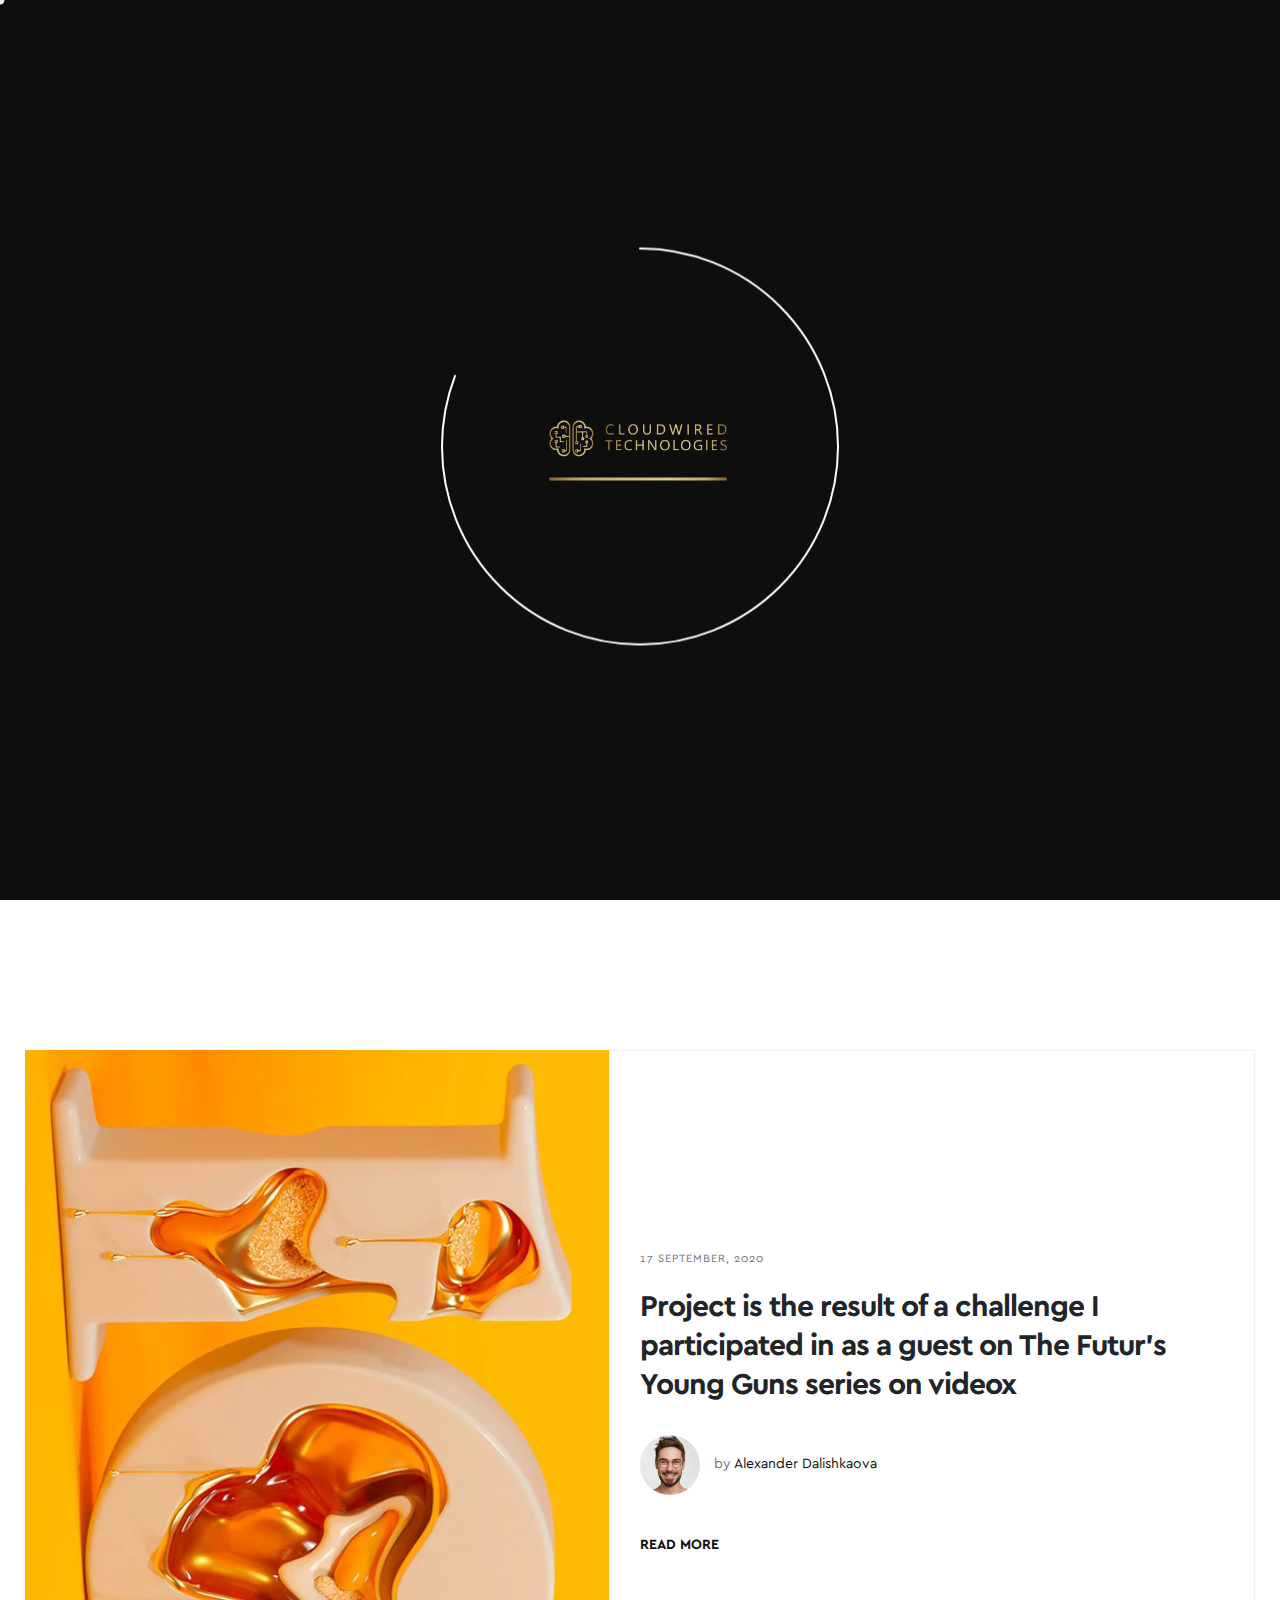
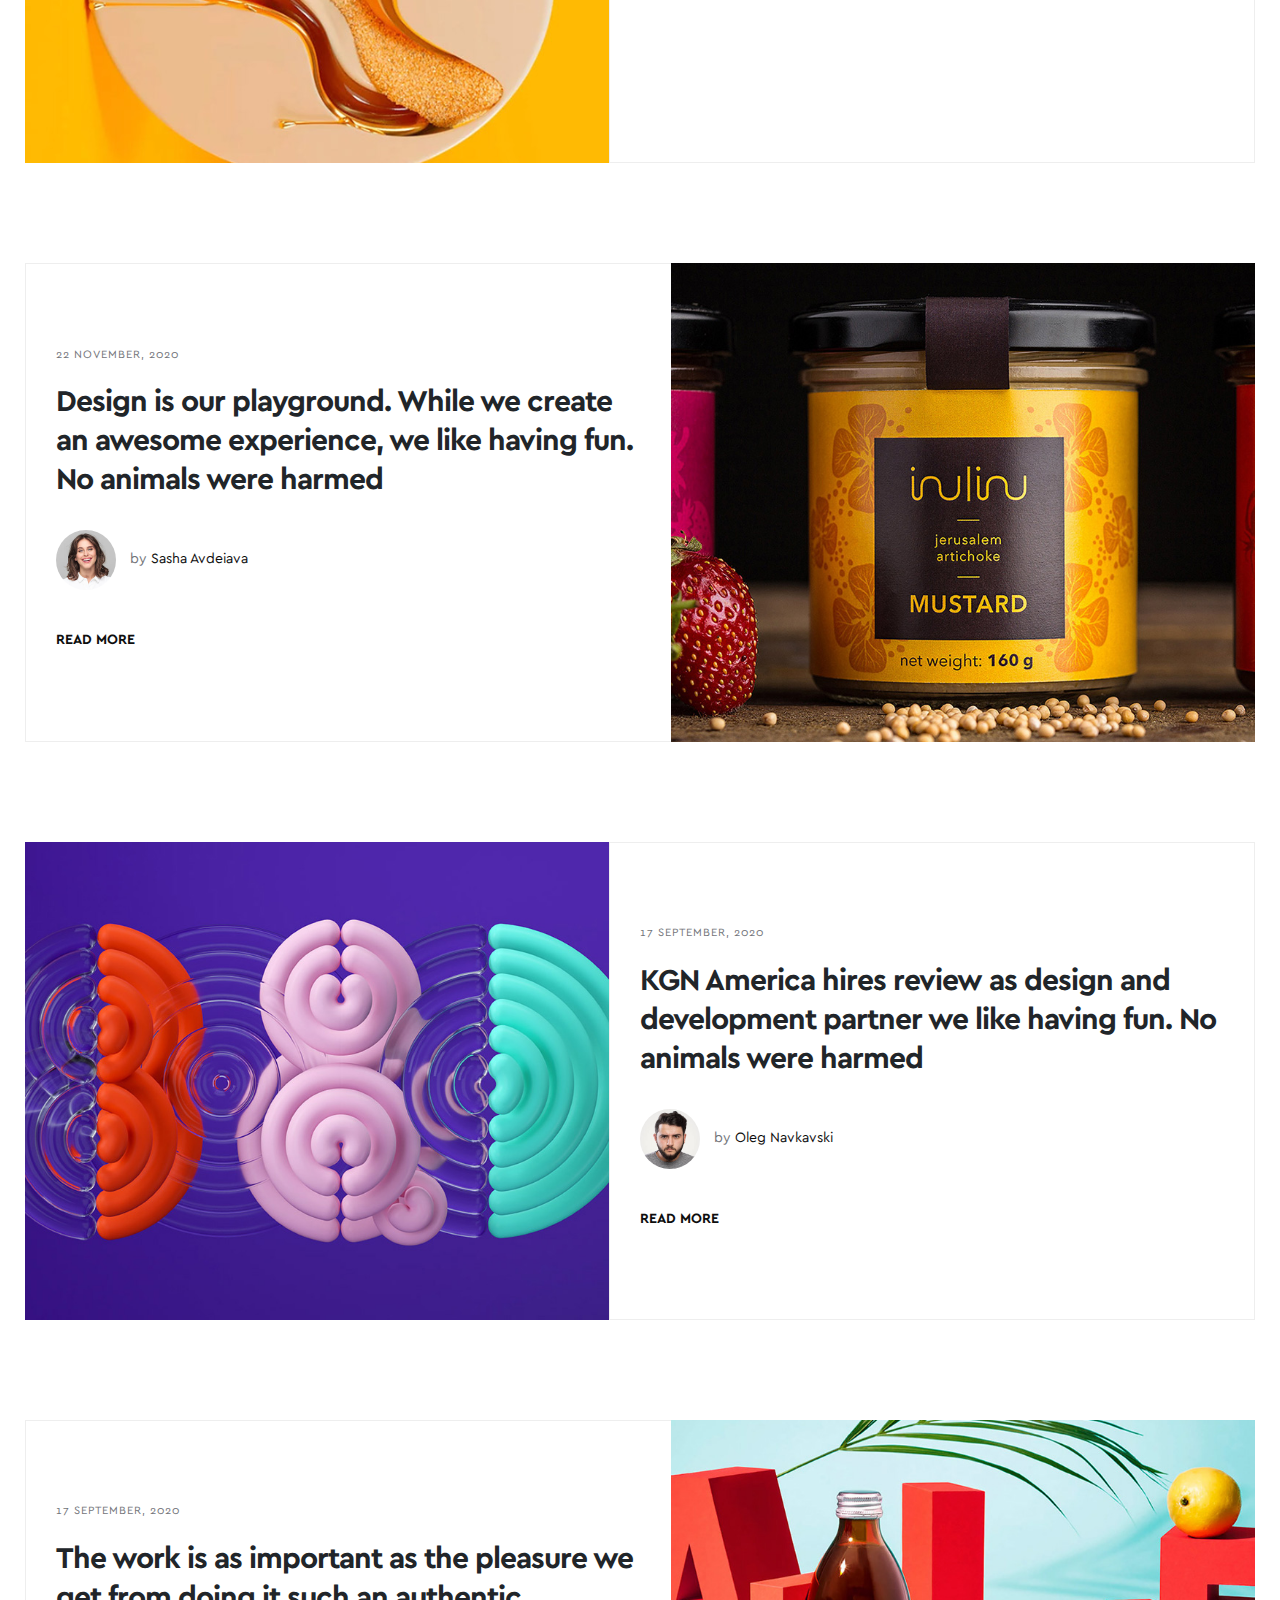
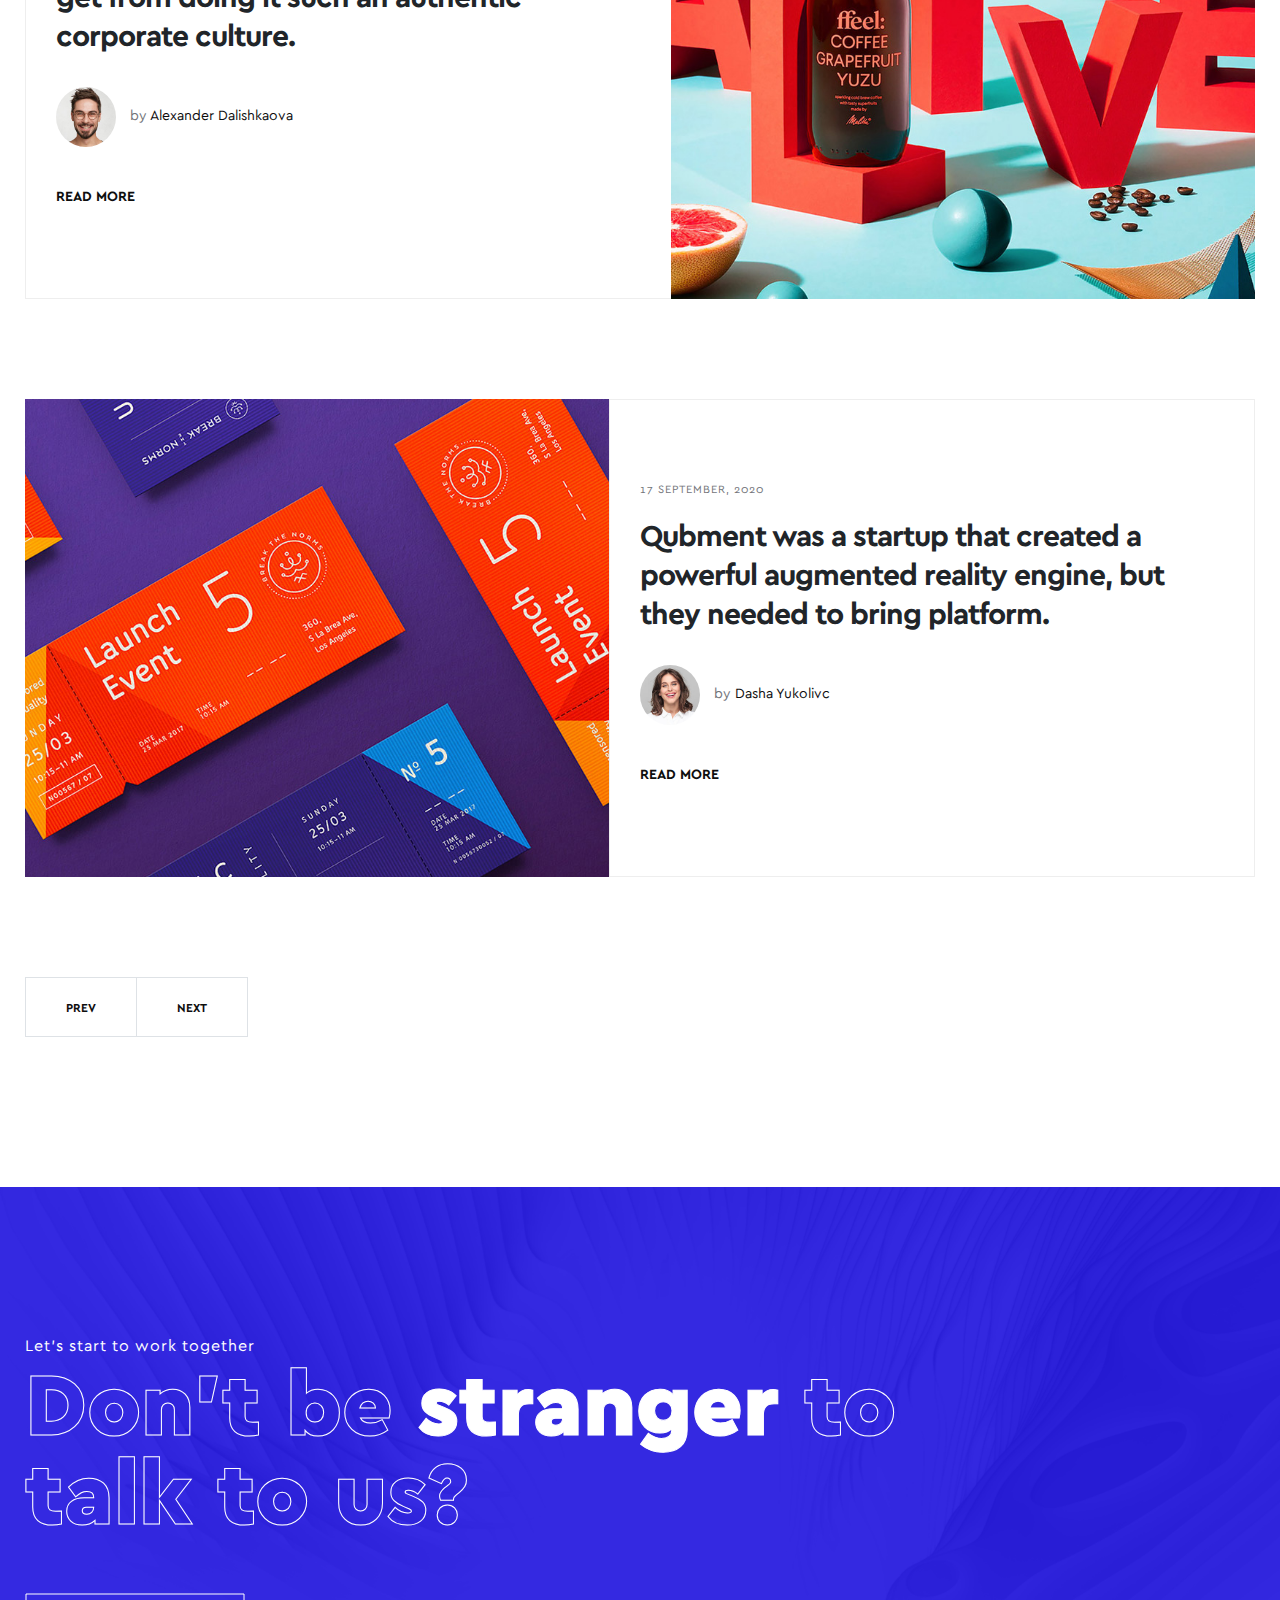
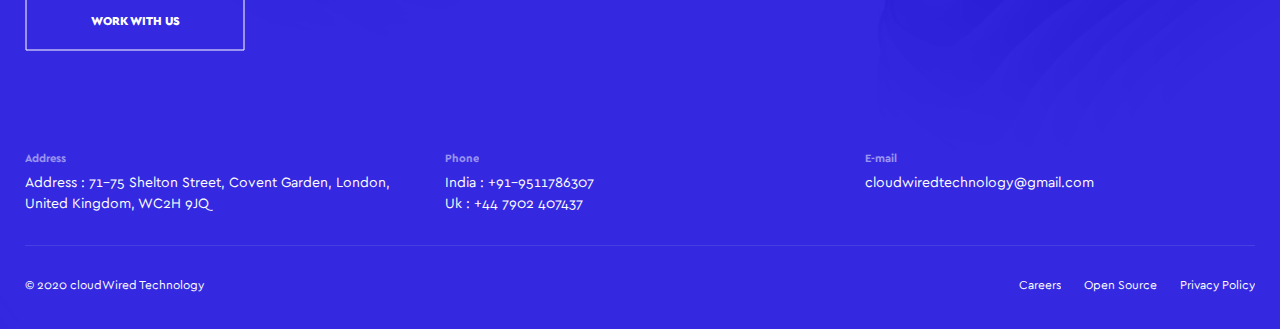
<file: annusa/blog.html>
<!doctype html>
<html lang="en">
<head>
<meta charset="utf-8">
<meta name="viewport" content="width=device-width, initial-scale=1, shrink-to-fit=no">
<meta name="format-detection" content="telephone=no">
<meta name="theme-color" content="#4237ef"/>
<meta name="HandheldFriendly" content="true" />
<title>cloudWired Technology</title>
<meta name="author" content="Themezinho">
<meta name="description" content="cloudWired Technology">
<meta name="keywords" content="creative, works, showcase, portfolio, highlight, projects, modern, agency, digital, studio, css, animation, transition, freelancers">

<!-- SOCIAL MEDIA META -->
<meta property="og:description" content="cloudWired Technology">
<meta property="og:image" content="http://www.themezinho.net/annusa/preview.png">
<meta property="og:site_name" content="annusa">
<meta property="og:title" content="annusa">
<meta property="og:type" content="website">
<meta property="og:url" content="http://www.themezinho.net/annusa">

<!-- TWITTER META -->
<meta name="twitter:card" content="summary">
<meta name="twitter:site" content="@annusa">
<meta name="twitter:creator" content="@annusa">
<meta name="twitter:title" content="annusa">
<meta name="twitter:description" content="cloudWired Technology">
<meta name="twitter:image" content="http://www.themezinho.net/annusa/preview.png">

<!-- FAVICON FILES -->
<link href="ico/apple-touch-icon-180-precomposed.png" rel="apple-touch-icon" sizes="180x180">
<link href="ico/apple-touch-icon-152-precomposed.png" rel="apple-touch-icon" sizes="152x152">
<link href="ico/apple-touch-icon-144-precomposed.png" rel="apple-touch-icon" sizes="144x144">
<link href="ico/apple-touch-icon-114-precomposed.png" rel="apple-touch-icon" sizes="114x114">
<link href="ico/apple-touch-icon-72-precomposed.png" rel="apple-touch-icon" sizes="72x72">
<link href="ico/apple-touch-icon-57-precomposed.png" rel="apple-touch-icon">
<link href="ico/favicon.png" rel="shortcut icon">

<!-- CSS FILES -->
<link rel="stylesheet" href="css/fontawesome.min.css">
<link rel="stylesheet" href="css/bundle.min.css">
<link rel="stylesheet" href="css/bootstrap.min.css">
<link rel="stylesheet" href="css/style.css">
</head>
<body>
<div class="cursor js-cursor"></div>
<!-- end cursor -->
<div class="preloader" id="preloader"> <span></span> <span></span> <span></span> <span></span>
  <div class="inner">
    <canvas class="progress-bar" id="progress-bar" width="400" height="400"></canvas>
    <img src="images/logo.png" srcset="images/logo.png" style="height: 60px" alt="Image"> </div>
  <!-- end inner --> 
</div>
<!-- end preloder -->
<div class="page-transition"> <span></span> <span></span> <span></span> <span></span> </div>
<!-- end page-transition -->
    <div class="site-navigation">
  <ul>
    <li class="dropdown"><span>+</span><b><a href="index.html" data-text="Home">Home</a></b>
	  	<ul>
        <li><a href="index-kinetic-slider.html">Kinetic Slider</a></li>
        <li><a href="index-video-bg.html">Video Background</a></li>
      </ul>
	  </li>
    <li><b><a href="studio.html" data-text="Studio">Studio</a></b></li>
    <li><b><a href="cases.html" data-text="Cases">Cases</a></b></li>
    <li><b><a href="blog.html" data-text="Blog">Blog</a></b></li>
    <li><b><a href="hello.html" data-text="Hello">Hello</a></b></li>
  </ul>
</div>
<!-- edn site-navigation -->
    <nav class="navbar">
      <div class="logo"> <a href="index.html"><img src="images/logo.png" srcset="images/logo.png" alt="Image"> </a> </div>
      <!-- end logo -->
      <ul class="languages">
        <li><a href="#" data-text="Eng">Eng</a></li>
        <li><a href="#" data-text="Rus">Rus</a></li>
      </ul>
      <!-- end languages --> 
      <span class="menu-text">Navigation</span>
      <div class="sandwich-menu">
        <div class="sandwich">
          <div class="sand"> <span></span> <span></span> </div>
          <!-- end sand -->
          <div class="closed"> <span></span> <span></span> </div>
          <!-- end closed --> 
        </div>
        <!-- end sandwich --> 
      </div>
      <!-- end sandwich-menu --> 
    </nav>
    <!-- end navbar -->
    <header class="page-header">
		<div class="video-bg">
		<video src="https://themezinho.net/annusa/videos/video01.mp4" autoplay muted playsinline loop></video>
		</div>
		<!-- end video-bg -->
      <div class="container">
        <div class="row">
          <div class="col-12">
            <h1>Blog</h1>
            <p> Creative ideas are wisely melted together to make artwork that stands out.</p>
          </div>
          <!-- end col-12 --> 
        </div>
        <!-- end row --> 
      </div>
      <!-- end container -->
      <div class="bottom-bar">
        <div class="sound">
          <div class="equalizer"> <span></span> <span></span> <span></span> <span></span> </div>
          <!-- end equalizer --> 
          <b>Sound on</b> </div>
        <!-- end sound --> 
		  <div class="scroll-down"><a href="#" data-text="Scroll Down">Scroll Down</a></div>
		  <!-- end scroll-down -->
      </div>
      <!-- end bottom-bar -->
      <aside class="left-side">
        <div class="social-links">
          <ul>
            <li><a href="#" data-text="github">github</a></li>
            <li><a href="#" data-text="behance">behance</a></li>
            <li><a href="#" data-text="behance">behance</a></li>
          </ul>
        </div>
        <!-- end social-links --> 
      </aside>
      <!-- end left-side -->
      <aside class="right-side"> <a href="#" data-text="admin @ Cloudwiredtechnology.com">admin @ Cloudwiredtechnology.com</a> </aside>
      <!-- end right-side --> 
    </header>
    <!-- end page-header -->
    <section class="content-section">
      <div class="container">
        <div class="row">
          <div class="col-12">
            <div class="blog-post">
              <figure class="post-image"><img src="images/blog01.jpg" alt="Image"> </figure>
              <!-- end post-image -->
              <div class="post-content">
                <div class="post-inner"> <small class="post-date">17 SEPTEMBER, 2020</small>
                  <h3 class="post-title">Project is the result of a challenge I participated in as a guest on The Futur's Young Guns series on videox</h3>
                  <div class="post-author"><img src="images/author01.jpg" alt="Image"> <b>by <a href="#">Alexander Dalishkaova</a></b> </div>
                  <!-- end post-author -->
                  <div class="post-link"> <a href="blog-single.html" data-text="READ MORE">READ MORE</a> </div>
                  <!-- end post-link --> 
                </div>
                <!-- end post-inner --> 
              </div>
              <!-- end post-content --> 
            </div>
            <!-- end blog-post -->
            <div class="blog-post">
              <figure class="post-image"><img src="images/blog02.jpg" alt="Image"> </figure>
              <!-- end post-image -->
              <div class="post-content">
                <div class="post-inner"> <small class="post-date">22 NOVEMBER, 2020</small>
                  <h3 class="post-title">Design is our playground. While we create an awesome experience, we like having fun. No animals were harmed</h3>
                  <div class="post-author"><img src="images/author02.jpg" alt="Image"> <b>by <a href="#">Sasha Avdeiava</a></b> </div>
                  <!-- end post-author -->
                  <div class="post-link"> <a href="blog-single.html" data-text="READ MORE">READ MORE</a> </div>
                  <!-- end post-link --> 
                </div>
                <!-- end post-inner --> 
              </div>
              <!-- end post-content --> 
            </div>
            <!-- end blog-post -->
            <div class="blog-post">
              <figure class="post-image"><img src="images/blog03.jpg" alt="Image"> </figure>
              <!-- end post-image -->
              <div class="post-content">
                <div class="post-inner"> <small class="post-date">17 SEPTEMBER, 2020</small>
                  <h3 class="post-title">KGN America hires review as design and development partner we like having fun. No animals were harmed</h3>
                  <div class="post-author"><img src="images/author03.jpg" alt="Image"> <b>by <a href="#">Oleg Navkavski</a></b> </div>
                  <!-- end post-author -->
                  <div class="post-link"> <a href="blog-single.html" data-text="READ MORE">READ MORE</a> </div>
                  <!-- end post-link --> 
                </div>
                <!-- end post-inner --> 
              </div>
              <!-- end post-content --> 
            </div>
            <!-- end blog-post -->
            <div class="blog-post">
              <figure class="post-image"><img src="images/blog04.jpg" alt="Image"> </figure>
              <!-- end post-image -->
              <div class="post-content">
                <div class="post-inner"> <small class="post-date">17 SEPTEMBER, 2020</small>
                  <h3 class="post-title">The work is as important as the pleasure we get from doing it such an authentic corporate culture.</h3>
                  <div class="post-author"><img src="images/author01.jpg" alt="Image"> <b>by <a href="#">Alexander Dalishkaova</a></b> </div>
                  <!-- end post-author -->
                  <div class="post-link"> <a href="blog-single.html" data-text="READ MORE">READ MORE</a> </div>
                  <!-- end post-link --> 
                </div>
                <!-- end post-inner --> 
              </div>
              <!-- end post-content --> 
            </div>
            <!-- end blog-post -->
            <div class="blog-post">
              <figure class="post-image"><img src="images/blog05.jpg" alt="Image"> </figure>
              <!-- end post-image -->
              <div class="post-content">
                <div class="post-inner"> <small class="post-date">17 SEPTEMBER, 2020</small>
                  <h3 class="post-title">Qubment was a startup that created a powerful augmented reality engine, but they needed to bring platform.</h3>
                  <div class="post-author"><img src="images/author02.jpg" alt="Image"> <b>by <a href="#">Dasha Yukolivc</a></b> </div>
                  <!-- end post-author -->
                  <div class="post-link"> <a href="blog-single.html" data-text="READ MORE">READ MORE</a> </div>
                  <!-- end post-link --> 
                </div>
                <!-- end post-inner --> 
              </div>
              <!-- end post-content --> 
            </div>
            <!-- end blog-post -->
            <ul class="pagination">
              <li class="page-item"> <a class="page-link" href="#">PREV</a> </li>
              <li class="page-item"> <a class="page-link" href="#">NEXT</a> </li>
            </ul>
            <!-- end pagination --> 
          </div>
          <!-- end col-12 --> 
        </div>
        <!-- end row --> 
      </div>
      <!-- end container --> 
    </section>
    <!-- end content-section -->
    <footer class="footer">
      <div class="container">
        <div class="row">
          <div class="col-lg-10">
            <div class="work-with-us">
              <h6>Let's start to work together</h6>
              <h2>Don't be <span>stranger</span> to talk to us?</h2>
              <a href="hello.html" class="custom-btn">
              <svg>
                <rect width="218" height="56" x="1" y="1" rx="0" fill="none" stroke="#ffffff"></rect>
              </svg>
              <span>WORK WITH US</span> </a> </div>
            <!-- end work-with-us --> 
          </div>
          <!-- end col-10 -->
          <div class="col-lg-4">
            <address>
            <small>Address</small>
            <p>Address : 71-75 Shelton Street, Covent Garden, 
              London, United Kingdom, WC2H 9JQ</p>
            </address>
          </div>
          <!-- end col-4 -->
          <div class="col-lg-4 col-md-6">
            <address>
            <small>Phone</small>
            <p>India : +91-9511786307</p>
            <p>Uk : +44 7902 407437</p>
            </address>
          </div>
          <!-- end col-4 -->
          <div class="col-lg-4 col-md-6">
            <address>
            <small>E-mail</small>
            <p><a href="#" data-text="cloudwiredtechnology@gmail.com">cloudwiredtechnology@gmail.com</a></p>
            </address>
          </div>
          <!-- end col-4 -->
          <div class="col-12"> </div>
          <!-- end col-12 -->
          <div class="col-12">
            <div class="footer-bottom"> <span>© 2020 cloudWired Technology</span>
              <ul class="footer-menu">
                <li><a href="#" data-text="Careers">Careers</a></li>
                <li><a href="#" data-text="Open Source">Open Source</a></li>
                <li><a href="#" data-text="Privacy Policy">Privacy Policy</a></li>
              </ul>
            </div>
            <!-- end footer-bottom --> 
          </div>
          <!-- end col-12 --> 
        </div>
        <!-- end row --> 
      </div>
      <!-- end container --> 
    </footer>
    <!-- end footer --> 

<!-- JS FILES --> 
<script src="js/jquery.min.js"></script> 
<script src="js/bootstrap.min.js"></script> 
<script src="js/bundle.js"></script> 
<script src="js/scripts.js"></script>
</body>
</html>
</file>
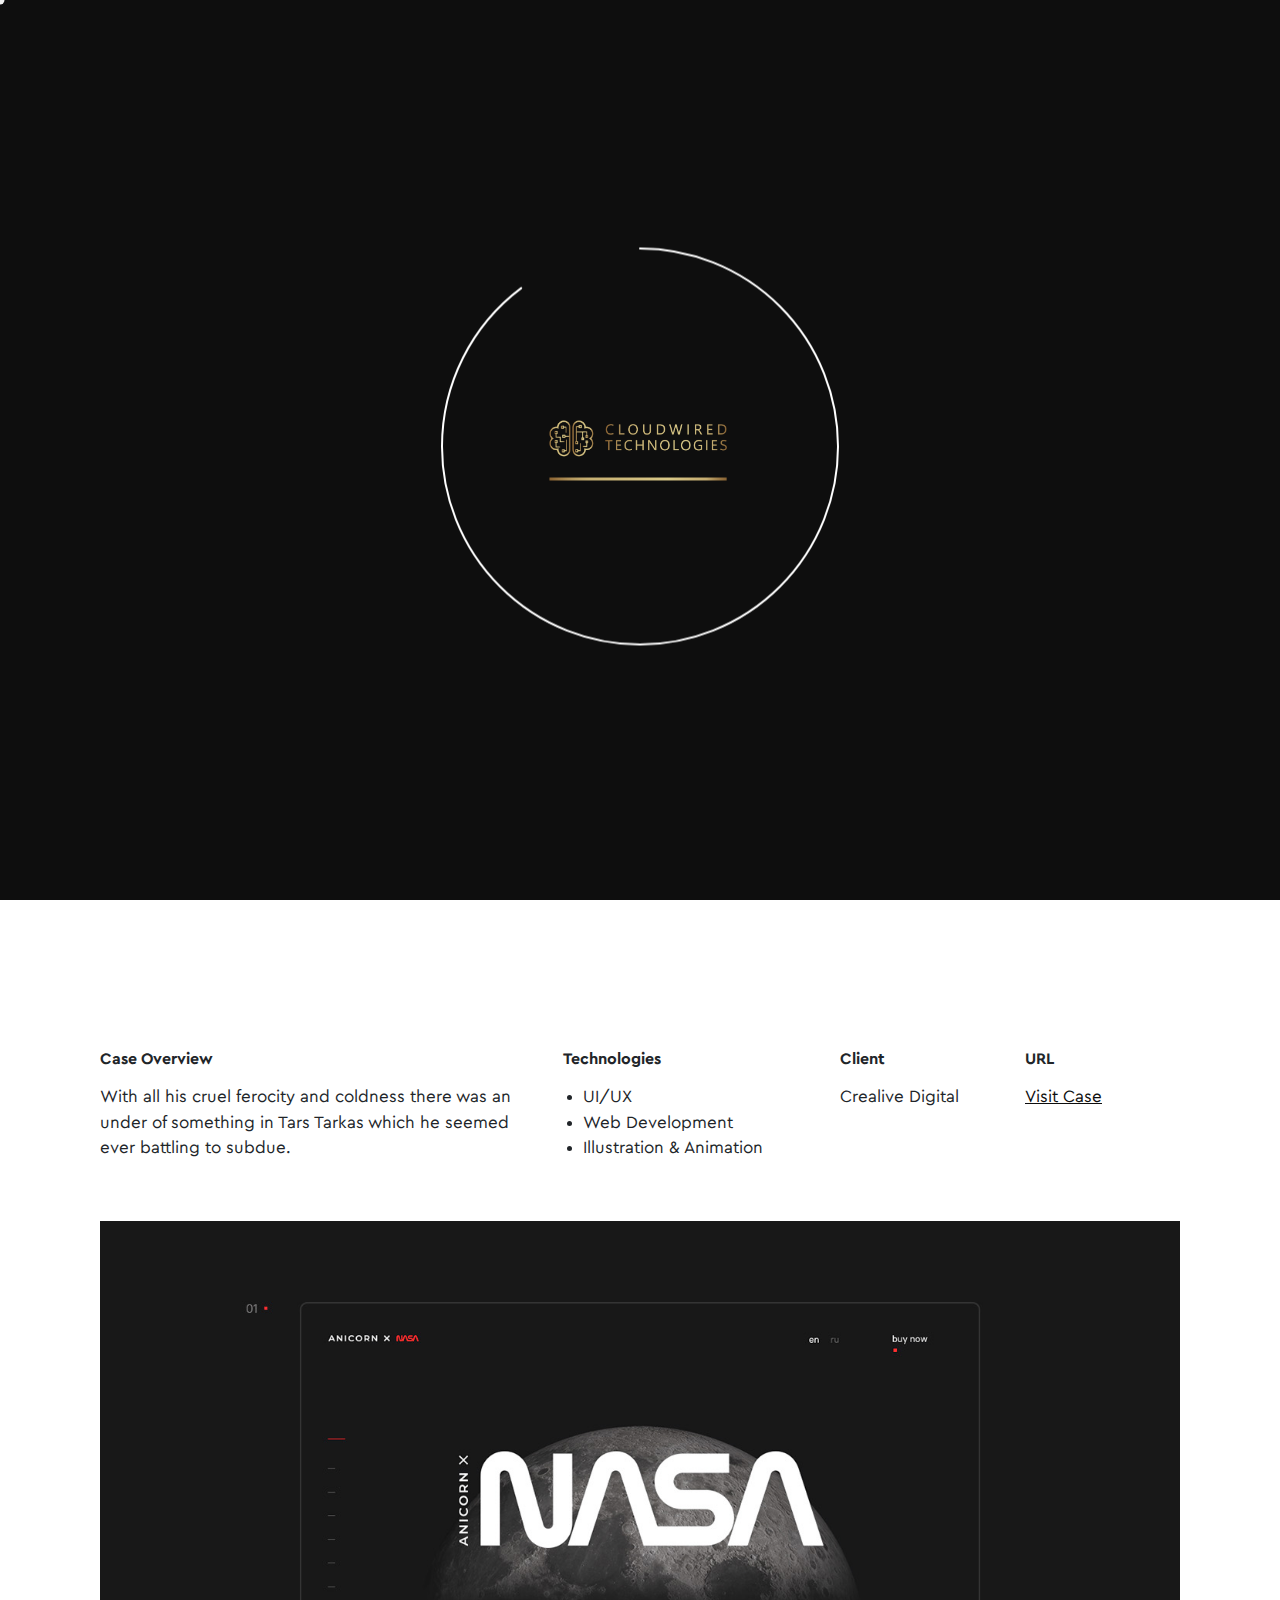
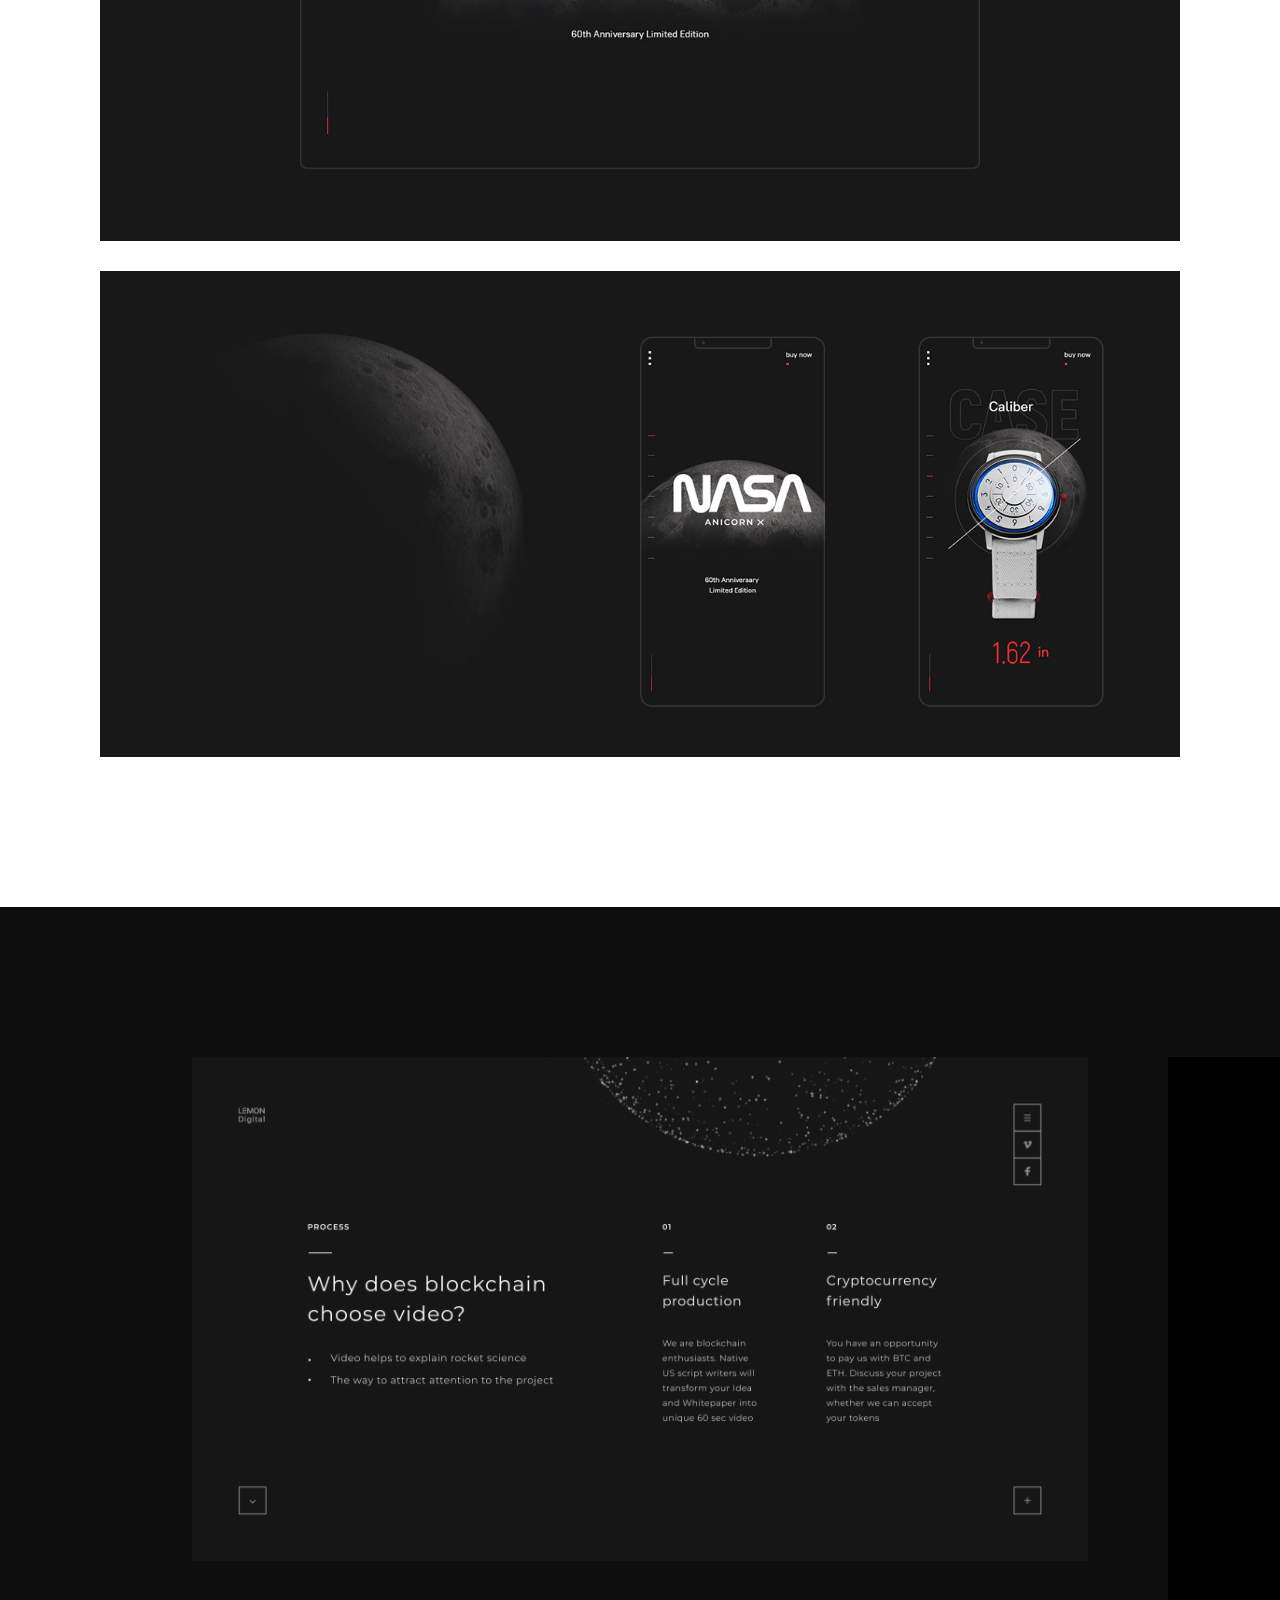
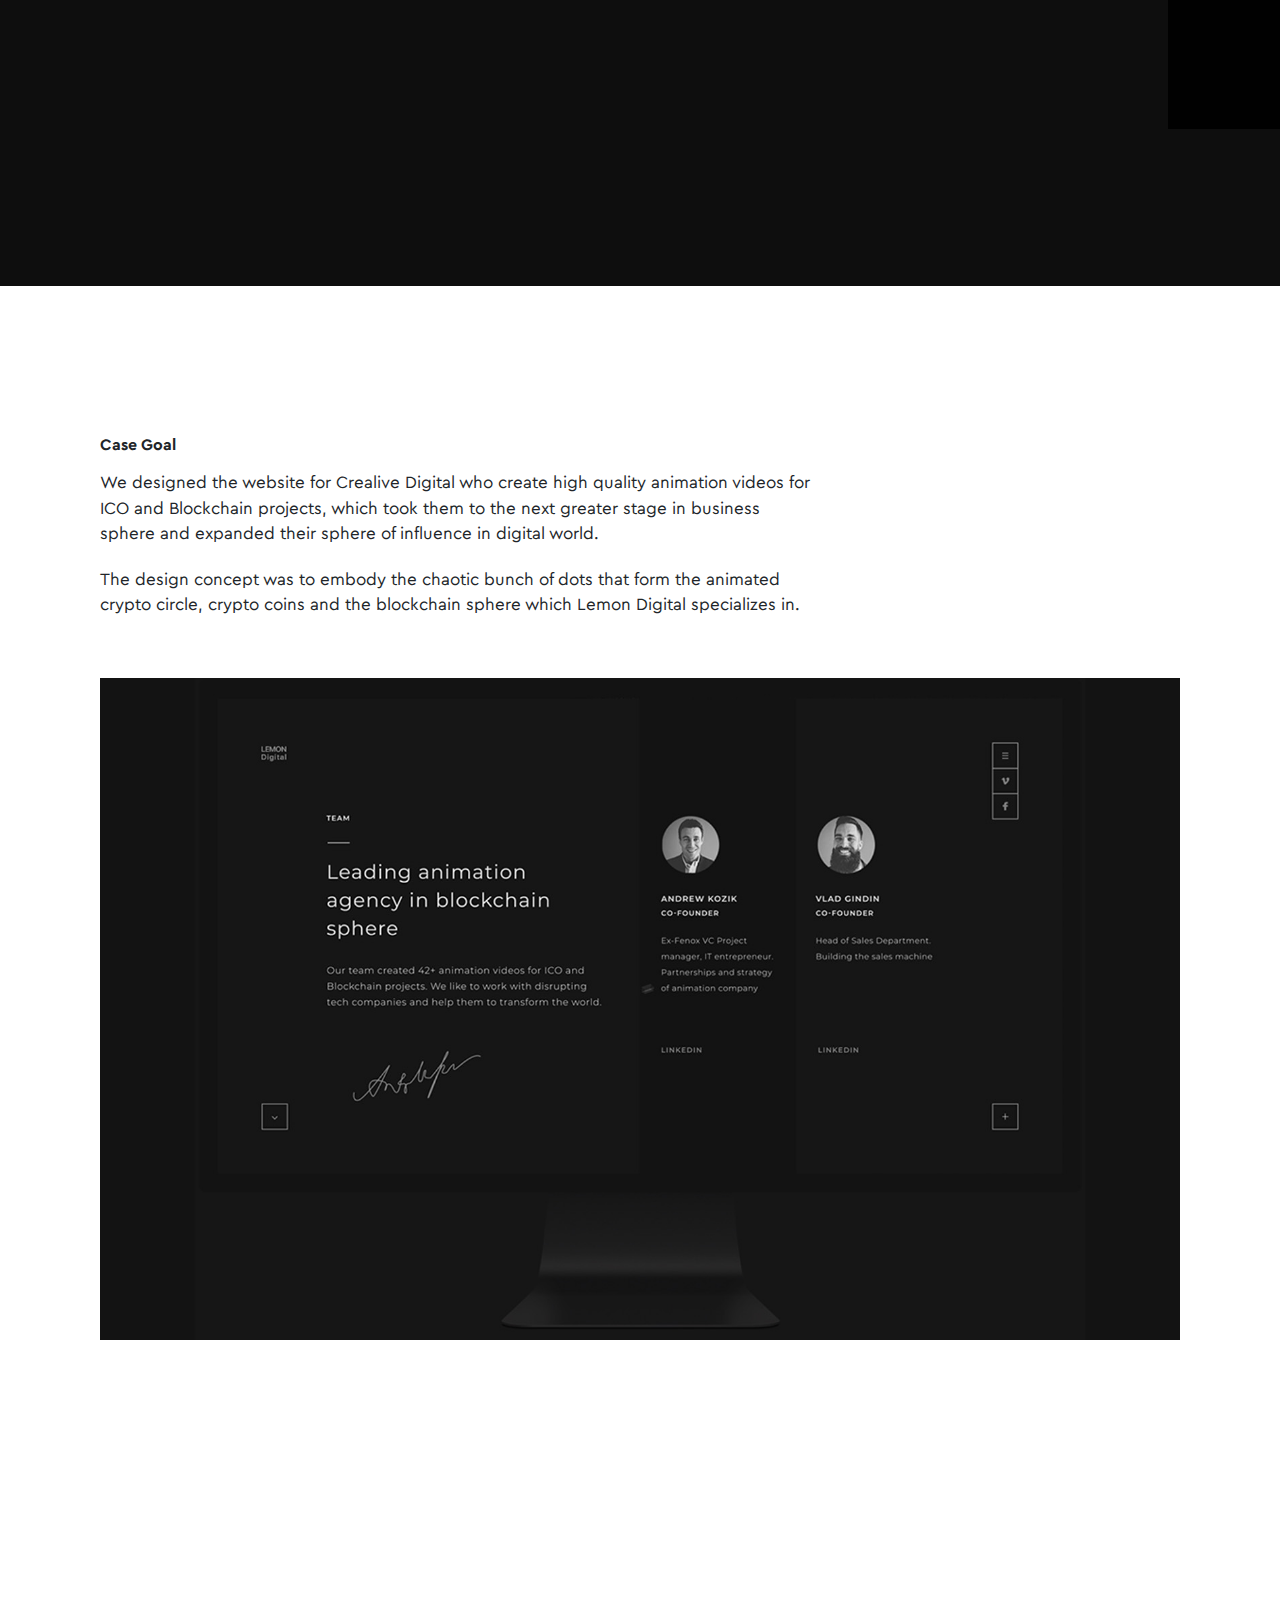
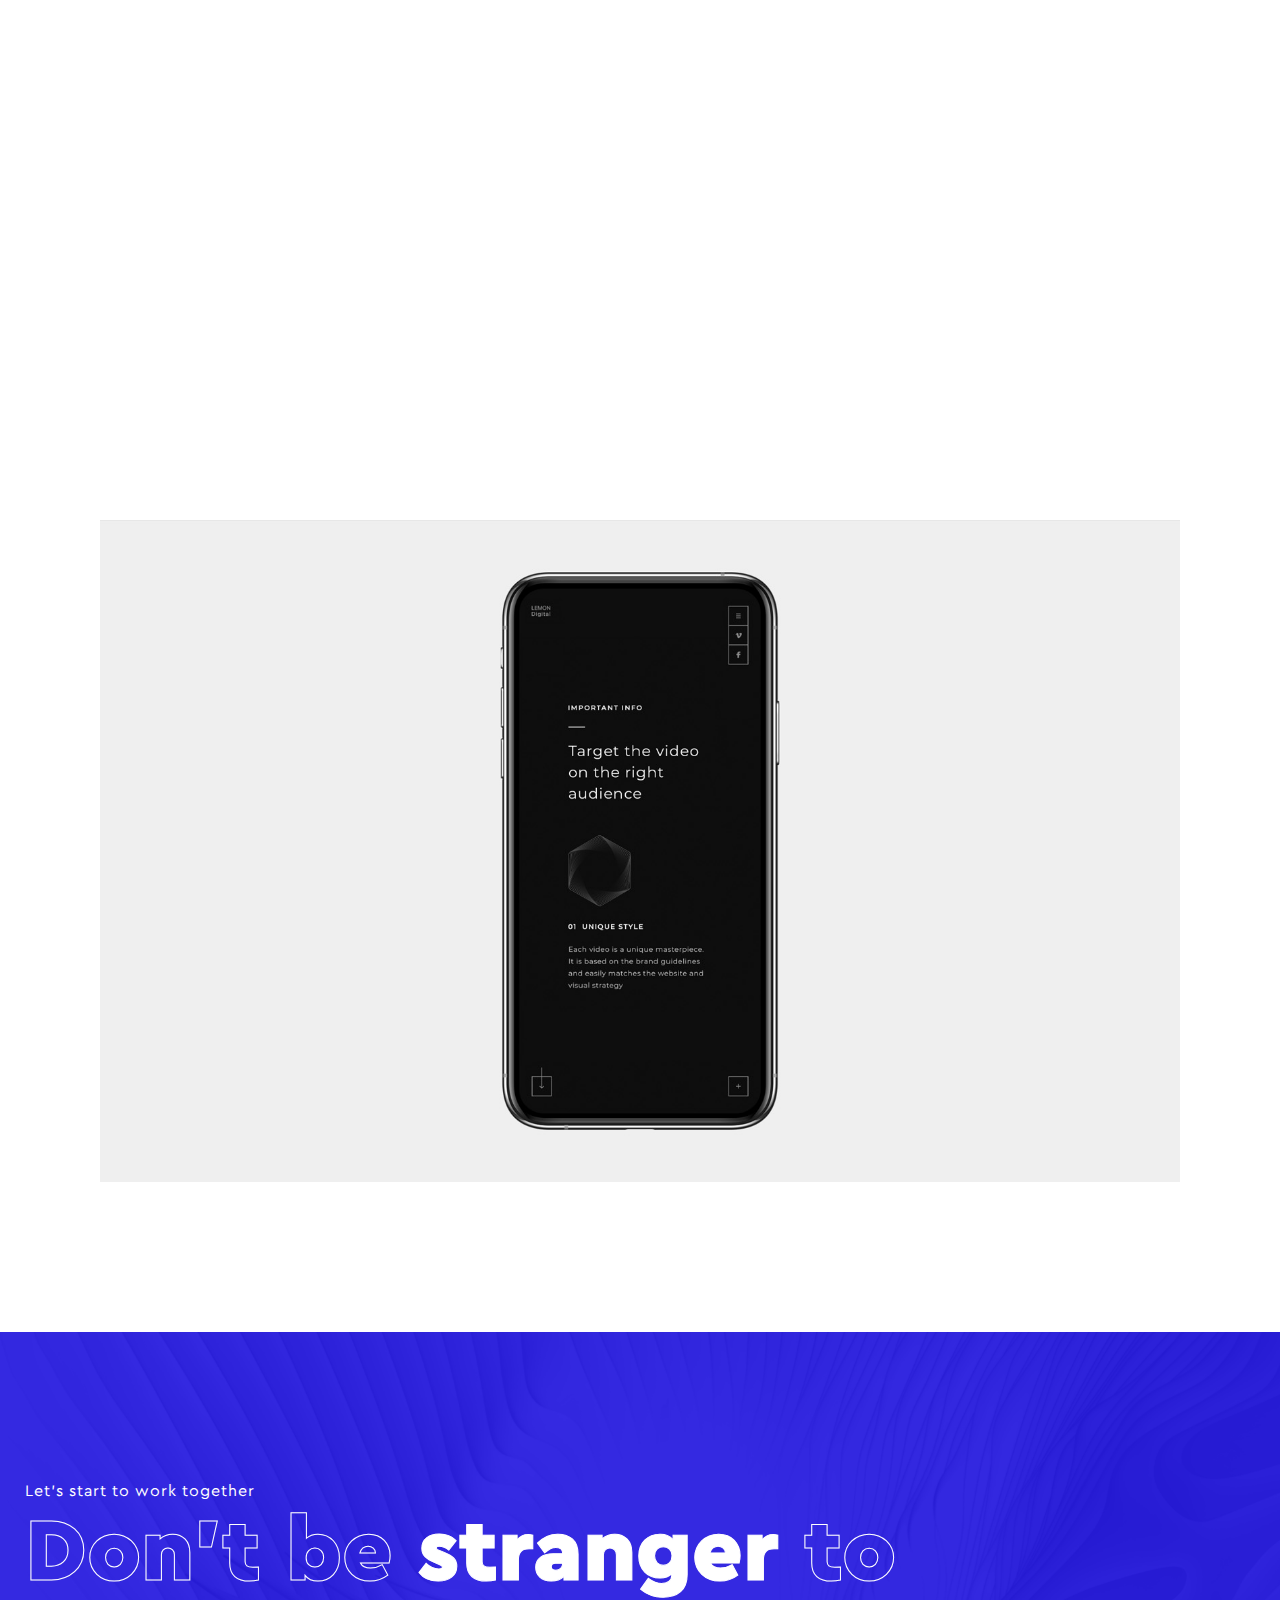
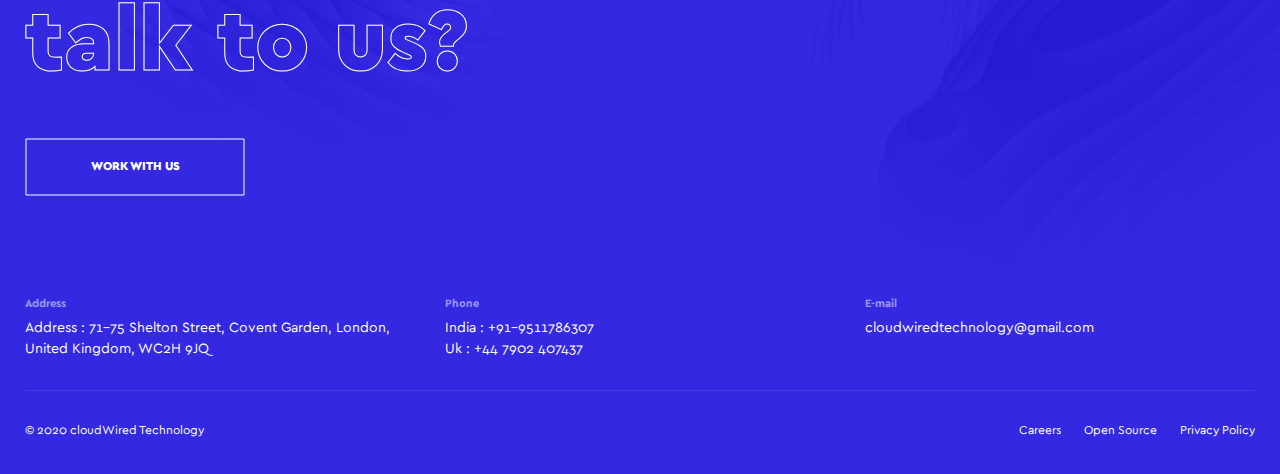
<file: annusa/case-single.html>
<!doctype html>
<html lang="en">
<head>
<meta charset="utf-8">
<meta name="viewport" content="width=device-width, initial-scale=1, shrink-to-fit=no">
<meta name="format-detection" content="telephone=no">
<meta name="theme-color" content="#4237ef"/>
<meta name="HandheldFriendly" content="true" />
<title>Annusa | Modern Digital Bakery</title>
<meta name="author" content="Themezinho">
<meta name="description" content="Annusa | Modern Digital Bakery">
<meta name="keywords" content="creative, works, showcase, portfolio, highlight, projects, modern, agency, digital, studio, css, animation, transition, freelancers">

<!-- SOCIAL MEDIA META -->
<meta property="og:description" content="Annusa | Modern Digital Bakery">
<meta property="og:image" content="http://www.themezinho.net/annusa/preview.png">
<meta property="og:site_name" content="annusa">
<meta property="og:title" content="annusa">
<meta property="og:type" content="website">
<meta property="og:url" content="http://www.themezinho.net/annusa">

<!-- TWITTER META -->
<meta name="twitter:card" content="summary">
<meta name="twitter:site" content="@annusa">
<meta name="twitter:creator" content="@annusa">
<meta name="twitter:title" content="annusa">
<meta name="twitter:description" content="Annusa | Modern Digital Bakery">
<meta name="twitter:image" content="http://www.themezinho.net/annusa/preview.png">

<!-- FAVICON FILES -->
<link href="ico/apple-touch-icon-180-precomposed.png" rel="apple-touch-icon" sizes="180x180">
<link href="ico/apple-touch-icon-152-precomposed.png" rel="apple-touch-icon" sizes="152x152">
<link href="ico/apple-touch-icon-144-precomposed.png" rel="apple-touch-icon" sizes="144x144">
<link href="ico/apple-touch-icon-114-precomposed.png" rel="apple-touch-icon" sizes="114x114">
<link href="ico/apple-touch-icon-72-precomposed.png" rel="apple-touch-icon" sizes="72x72">
<link href="ico/apple-touch-icon-57-precomposed.png" rel="apple-touch-icon">
<link href="ico/favicon.png" rel="shortcut icon">

<!-- CSS FILES -->
<link rel="stylesheet" href="css/fontawesome.min.css">
<link rel="stylesheet" href="css/bundle.min.css">
<link rel="stylesheet" href="css/bootstrap.min.css">
<link rel="stylesheet" href="css/style.css">
</head>
<body>
<div class="cursor js-cursor"></div>
<!-- end cursor -->
<div class="preloader" id="preloader"> <span></span> <span></span> <span></span> <span></span>
  <div class="inner">
    <canvas class="progress-bar" id="progress-bar" width="400" height="400"></canvas>
    <img src="images/logo.png" srcset="images/logo.png" style="height: 60px" alt="Image"> </div>
  <!-- end inner --> 
</div>
<!-- end preloder -->
<div class="page-transition"> <span></span> <span></span> <span></span> <span></span> </div>
<!-- end page-transition -->
<div class="site-navigation">
  <ul>
    <li class="dropdown"><span>+</span><b><a href="index.html" data-text="Home">Home</a></b>
	  	<ul>
        <li><a href="index-kinetic-slider.html">Kinetic Slider</a></li>
        <li><a href="index-video-bg.html">Video Background</a></li>
      </ul>
	  </li>
    <li><b><a href="studio.html" data-text="Studio">Studio</a></b></li>
    <li><b><a href="cases.html" data-text="Cases">Cases</a></b></li>
    <li><b><a href="blog.html" data-text="Blog">Blog</a></b></li>
    <li><b><a href="hello.html" data-text="Hello">Hello</a></b></li>
  </ul>
</div>
<!-- edn site-navigation -->
<nav class="navbar">
  <div class="logo"> <a href="index.html"><img src="images/logo.png" srcset="images/logo.png" alt="Image"> </a> </div>
  <!-- end logo -->
  <ul class="languages">
    <li><a href="#" data-text="Eng">Eng</a></li>
    <li><a href="#" data-text="Rus">Rus</a></li>
  </ul>
  <!-- end languages --> 
  <span class="menu-text">Navigation</span>
  <div class="sandwich-menu">
    <div class="sandwich">
      <div class="sand"> <span></span> <span></span> </div>
      <!-- end sand -->
      <div class="closed"> <span></span> <span></span> </div>
      <!-- end closed --> 
    </div>
    <!-- end sandwich --> 
  </div>
  <!-- end sandwich-menu --> 
</nav>
<!-- end navbar -->
<header class="page-header">
  <div class="video-bg">
    <video src="https://themezinho.net/annusa/videos/video01.mp4" autoplay muted playsinline loop></video>
  </div>
  <!-- end video-bg -->
  <div class="container">
    <div class="row">
      <div class="col-12">
        <h1>Cases</h1>
        <p>Discover all the latest about our digital products and Annusa culture </p>
      </div>
      <!-- end col-12 --> 
    </div>
    <!-- end row --> 
  </div>
  <!-- end container -->
  <div class="bottom-bar">
    <div class="sound">
      <div class="equalizer"> <span></span> <span></span> <span></span> <span></span> </div>
      <!-- end equalizer --> 
      <b>Sound on</b> </div>
    <!-- end sound -->
    <div class="scroll-down"><a href="#" data-text="Scroll Down">Scroll Down</a></div>
    <!-- end scroll-down --> 
  </div>
  <!-- end bottom-bar -->
  <aside class="left-side">
    <div class="social-links">
      <ul>
        <li><a href="#" data-text="github">github</a></li>
        <li><a href="#" data-text="behance">behance</a></li>
        <li><a href="#" data-text="behance">behance</a></li>
      </ul>
    </div>
    <!-- end social-links --> 
  </aside>
  <!-- end left-side -->
  <aside class="right-side"> <a href="#" data-text="admin @ Cloudwiredtechnology.com">admin @ Cloudwiredtechnology.com</a> </aside>
  <!-- end right-side --> 
</header>
<!-- end page-header -->
<section class="content-section">
  <div class="container-fluid">
    <div class="row">
      <div class="col-lg-5">
        <div class="works-content">
		  <h6>Case Overview</h6>
			<p>With all his cruel ferocity and coldness there was an under of something in Tars Tarkas which he seemed ever battling to subdue. </p>
		  </div>
		  <!-- end works-content -->
      </div>
      <!-- end col-5 -->
		<div class="col-lg-3 col-md-5">
			<div class="works-content">
			<h6>Technologies</h6>
				<ul>
				<li>UI/UX</li>
<li>Web Development</li>
<li>Illustration & Animation</li>
			</ul>
				</div>
		  <!-- end works-content -->
		</div>
		<!-- end col-3 -->
		<div class="col-lg-2 col-md-4">
			<div class="works-content">
			<h6>Client</h6>
			<p>Crealive Digital</p>
				</div>
		  <!-- end works-content -->
		</div>
		<!-- end col-2 -->
		<div class="col-lg-2 col-md-3">
			<div class="works-content">
			<h6>URL</h6>
				<a href="#">Visit Case</a>
				</div>
		  <!-- end works-content -->
		</div>
		<!-- end col-2 -->
      <div class="col-12">
        <figure class="works"><img src="images/case-detail01.jpg" alt="Image"></figure>
      </div>
      <!-- end col-12 -->
      <div class="col-12">
        <figure class="works"><img src="images/case-detail02.jpg" alt="Image"></figure>
      </div>
      <!-- end col-12 -->
    </div>
    <!-- end row --> 
  </div>
  <!-- end container-fluid --> 
</section>
<!-- end content-section -->
	<section class="content-section bg-color-dark">
			<div class="works-slider">
    <div class="swiper-wrapper">
      <div class="swiper-slide"><img src="images/case-detail03.png" alt="Image"></div>
      <div class="swiper-slide"><video src="videos/video03.mp4" muted autoplay playsinline loop></video></div>
      <div class="swiper-slide"><img src="images/case-detail04.png" alt="Image"></div>
    </div>
				<!-- end swiper-wrapper -->
  </div>
			<!-- end works-slider -->
</section>
<!-- end content-section -->
	<section class="content-section">
  <div class="container-fluid">
    <div class="row">
      <div class="col-lg-8">
        <div class="works-content">
		  <h6>Case Goal</h6>
			<p>We designed the website for Crealive Digital who create high quality animation videos for ICO and Blockchain projects, which took them to the next greater stage in business sphere and expanded their sphere of influence in digital world.</p>
			<p>The design concept was to embody the chaotic bunch of dots that form the animated crypto circle, crypto coins and the blockchain sphere which Lemon Digital specializes in.</p>
		  </div>
		  <!-- end works-content -->
      </div>
      <!-- end col-8 -->
      <div class="col-12">
        <figure class="works"><img src="images/case-detail05.jpg" alt="Image"></figure>
      </div>
      <!-- end col-12 -->
    </div>
    <!-- end row --> 
  </div>
  <!-- end container-fluid --> 
</section>
<!-- end content-section -->
	
	<section class="content-section bg-image-fixed" data-background="images/case-detail07.jpg"></section>
	<!-- end content-section -->
	<section class="content-section">
  <div class="container-fluid">
    <div class="row">
      <div class="col-12">
        <figure class="works"><img src="images/case-detail06.jpg" alt="Image"></figure>
      </div>
      <!-- end col-12 -->
    </div>
    <!-- end row --> 
  </div>
  <!-- end container-fluid --> 
</section>
<!-- end content-section -->
<footer class="footer">
  <div class="container">
    <div class="row">
      <div class="col-lg-10">
        <div class="work-with-us">
          <h6>Let's start to work together</h6>
          <h2>Don't be <span>stranger</span> to talk to us?</h2>
          <a href="hello.html" class="custom-btn">
          <svg>
            <rect width="218" height="56" x="1" y="1" rx="0" fill="none" stroke="#ffffff"></rect>
          </svg>
          <span>WORK WITH US</span> </a> </div>
        <!-- end work-with-us --> 
      </div>
      <!-- end col-10 -->
      <div class="col-lg-4">
        <address>
        <small>Address</small>
        <p>Address : 71-75 Shelton Street, Covent Garden, 
          London, United Kingdom, WC2H 9JQ</p>
        </address>
      </div>
      <!-- end col-4 -->
      <div class="col-lg-4 col-md-6">
        <address>
        <small>Phone</small>
        <p>India : +91-9511786307</p>
        <p>Uk : +44 7902 407437</p>
        </address>
      </div>
      <!-- end col-4 -->
      <div class="col-lg-4 col-md-6">
        <address>
        <small>E-mail</small>
        <p><a href="#" data-text="cloudwiredtechnology@gmail.com">cloudwiredtechnology@gmail.com</a></p>
        </address>
      </div>
      <!-- end col-4 -->
      <div class="col-12"> </div>
      <!-- end col-12 -->
      <div class="col-12">
        <div class="footer-bottom"> <span>© 2020 cloudWired Technology</span>
          <ul class="footer-menu">
            <li><a href="#" data-text="Careers">Careers</a></li>
            <li><a href="#" data-text="Open Source">Open Source</a></li>
            <li><a href="#" data-text="Privacy Policy">Privacy Policy</a></li>
          </ul>
        </div>
        <!-- end footer-bottom --> 
      </div>
      <!-- end col-12 --> 
    </div>
    <!-- end row --> 
  </div>
  <!-- end container --> 
</footer>
<!-- end footer --> 

<!-- JS FILES --> 
<script src="js/jquery.min.js"></script> 
<script src="js/bootstrap.min.js"></script> 
<script src="js/bundle.js"></script> 
<script src="js/scripts.js"></script>
</body>
</html>
</file>
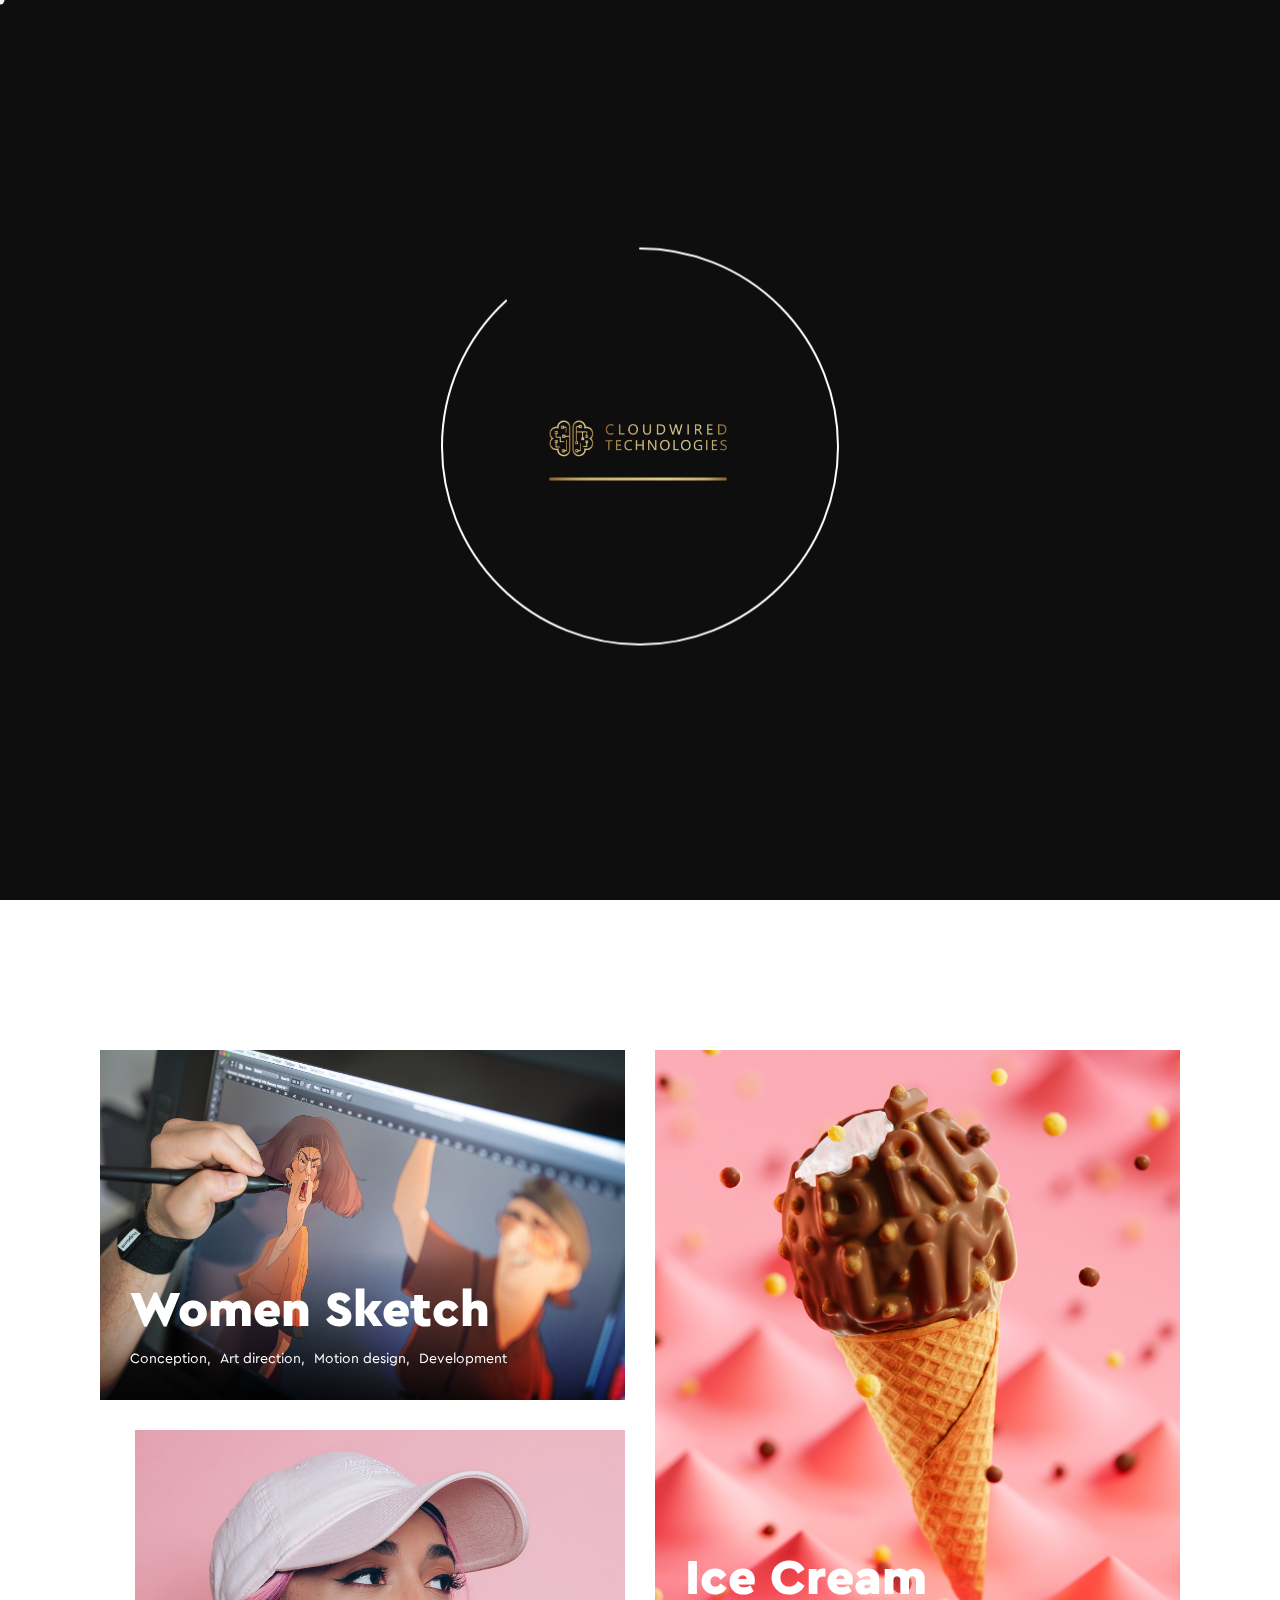
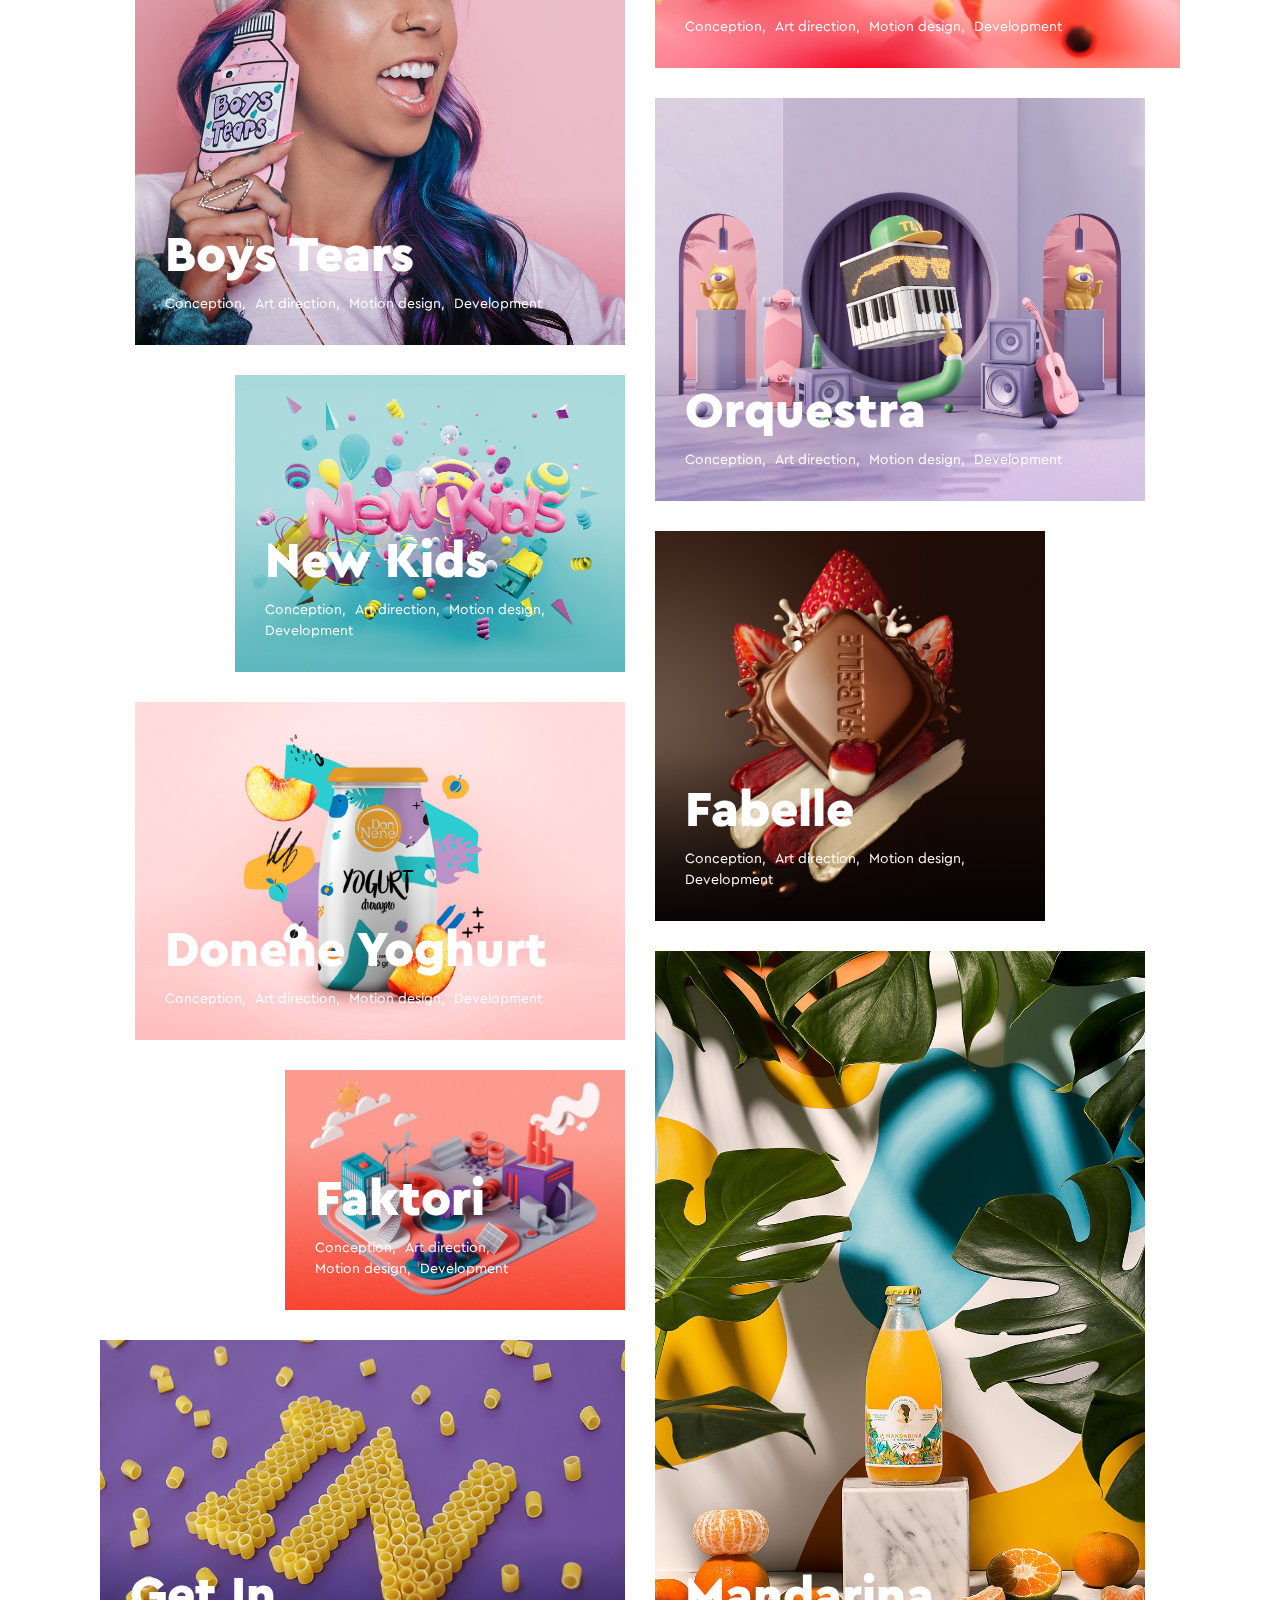
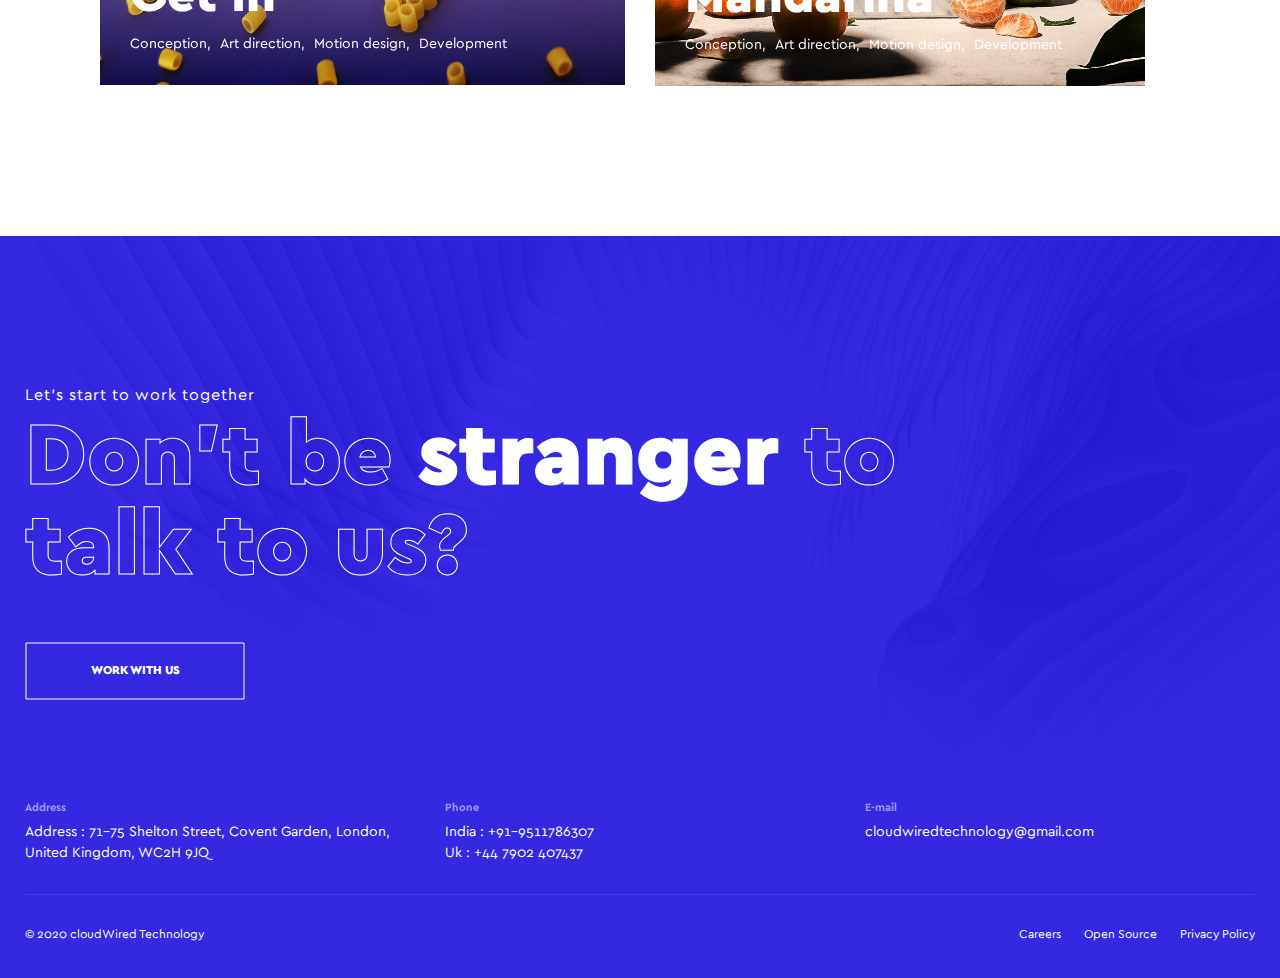
<file: annusa/cases.html>
<!doctype html>
<html lang="en">
<head>
<meta charset="utf-8">
<meta name="viewport" content="width=device-width, initial-scale=1, shrink-to-fit=no">
<meta name="format-detection" content="telephone=no">
<meta name="theme-color" content="#4237ef"/>
<meta name="HandheldFriendly" content="true" />
<title>cloudWired Technology</title>
<meta name="author" content="Themezinho">
<meta name="description" content="cloudWired Technology">
<meta name="keywords" content="creative, works, showcase, portfolio, highlight, projects, modern, agency, digital, studio, css, animation, transition, freelancers">

<!-- SOCIAL MEDIA META -->
<meta property="og:description" content="cloudWired Technology">
<meta property="og:image" content="http://www.themezinho.net/annusa/preview.png">
<meta property="og:site_name" content="annusa">
<meta property="og:title" content="annusa">
<meta property="og:type" content="website">
<meta property="og:url" content="http://www.themezinho.net/annusa">

<!-- TWITTER META -->
<meta name="twitter:card" content="summary">
<meta name="twitter:site" content="@annusa">
<meta name="twitter:creator" content="@annusa">
<meta name="twitter:title" content="annusa">
<meta name="twitter:description" content="cloudWired Technology">
<meta name="twitter:image" content="http://www.themezinho.net/annusa/preview.png">

<!-- FAVICON FILES -->
<link href="ico/apple-touch-icon-180-precomposed.png" rel="apple-touch-icon" sizes="180x180">
<link href="ico/apple-touch-icon-152-precomposed.png" rel="apple-touch-icon" sizes="152x152">
<link href="ico/apple-touch-icon-144-precomposed.png" rel="apple-touch-icon" sizes="144x144">
<link href="ico/apple-touch-icon-114-precomposed.png" rel="apple-touch-icon" sizes="114x114">
<link href="ico/apple-touch-icon-72-precomposed.png" rel="apple-touch-icon" sizes="72x72">
<link href="ico/apple-touch-icon-57-precomposed.png" rel="apple-touch-icon">
<link href="ico/favicon.png" rel="shortcut icon">

<!-- CSS FILES -->
<link rel="stylesheet" href="css/fontawesome.min.css">
<link rel="stylesheet" href="css/bundle.min.css">
<link rel="stylesheet" href="css/bootstrap.min.css">
<link rel="stylesheet" href="css/style.css">
</head>
<body>
<div class="cursor js-cursor"></div>
<!-- end cursor -->
<div class="preloader" id="preloader"> <span></span> <span></span> <span></span> <span></span>
  <div class="inner">
    <canvas class="progress-bar" id="progress-bar" width="400" height="400"></canvas>
    <img src="images/logo.png" srcset="images/logo.png" style="height: 60px" alt="Image"> </div>
  <!-- end inner --> 
</div>
<!-- end preloder -->
<div class="page-transition"> <span></span> <span></span> <span></span> <span></span> </div>
<!-- end page-transition -->
<div class="site-navigation">
  <ul>
    <li class="dropdown"><span>+</span><b><a href="index.html" data-text="Home">Home</a></b>
	  	<ul>
        <li><a href="index-kinetic-slider.html">Kinetic Slider</a></li>
        <li><a href="index-video-bg.html">Video Background</a></li>
      </ul>
	  </li>
    <li><b><a href="studio.html" data-text="Studio">Studio</a></b></li>
    <li><b><a href="cases.html" data-text="Cases">Cases</a></b></li>
    <li><b><a href="blog.html" data-text="Blog">Blog</a></b></li>
    <li><b><a href="hello.html" data-text="Hello">Hello</a></b></li>
  </ul>
</div>
<!-- edn site-navigation -->
<nav class="navbar">
  <div class="logo"> <a href="index.html"><img src="images/logo.png" srcset="images/logo.png" alt="Image"> </a> </div>
  <!-- end logo -->
  <ul class="languages">
    <li><a href="#" data-text="Eng">Eng</a></li>
    <li><a href="#" data-text="Rus">Rus</a></li>
  </ul>
  <!-- end languages --> 
  <span class="menu-text">Navigation</span>
  <div class="sandwich-menu">
    <div class="sandwich">
      <div class="sand"> <span></span> <span></span> </div>
      <!-- end sand -->
      <div class="closed"> <span></span> <span></span> </div>
      <!-- end closed --> 
    </div>
    <!-- end sandwich --> 
  </div>
  <!-- end sandwich-menu --> 
</nav>
<!-- end navbar -->
<header class="page-header">
  <div class="video-bg">
    <video src="https://themezinho.net/annusa/videos/video01.mp4" autoplay muted playsinline loop></video>
  </div>
  <!-- end video-bg -->
  <div class="container">
    <div class="row">
      <div class="col-12">
        <h1>Cases</h1>
        <p>Discover all the latest about our digital products and Annusa culture </p>
      </div>
      <!-- end col-12 --> 
    </div>
    <!-- end row --> 
  </div>
  <!-- end container -->
  <div class="bottom-bar">
    <div class="sound">
      <div class="equalizer"> <span></span> <span></span> <span></span> <span></span> </div>
      <!-- end equalizer --> 
      <b>Sound on</b> </div>
    <!-- end sound -->
    <div class="scroll-down"><a href="#" data-text="Scroll Down">Scroll Down</a></div>
    <!-- end scroll-down --> 
  </div>
  <!-- end bottom-bar -->
  <aside class="left-side">
    <div class="social-links">
      <ul>
        <li><a href="#" data-text="github">github</a></li>
        <li><a href="#" data-text="behance">behance</a></li>
        <li><a href="#" data-text="behance">behance</a></li>
      </ul>
    </div>
    <!-- end social-links --> 
  </aside>
  <!-- end left-side -->
  <aside class="right-side"> <a href="#" data-text="admin @ Cloudwiredtechnology.com">admin @ Cloudwiredtechnology.com</a> </aside>
  <!-- end right-side --> 
</header>
<!-- end page-header -->
<section class="content-section">
  <div class="container-fluid">
    <div class="row align-items-center masonry">
      <div class="col-lg-6 masonry-grid">
        <figure class="works"><img src="images/works01.jpg" alt="Image">
          <figcaption>
			  <div>
            <h5><a href="case-single.html" data-text="Women Sketch">Women Sketch</a></h5>
            <ul>
				<li>Conception</li>
				<li>Art direction</li>
				<li>Motion design</li>
				<li>Development</li> 
				  </ul>
				</div>
				</figcaption>
        </figure>
      </div>
      <!-- end col-6 -->
      <div class="col-lg-6 masonry-grid">
        <figure class="works"><img src="images/works02.jpg" alt="Image">
          <figcaption>
			  <div>
            <h5><a href="case-single.html" data-text="Ice Cream">Ice Cream</a></h5>
            <ul>
				<li>Conception</li>
				<li>Art direction</li>
				<li>Motion design</li>
				<li>Development</li> 
				  </ul>
				</div>
				</figcaption>
        </figure>
      </div>
      <!-- end col-6 -->
      <div class="col-lg-6 masonry-grid">
        <figure class="works"><img src="images/works03.jpg" alt="Image">
          <figcaption>
			  <div>
            <h5><a href="case-single.html" data-text="Boys Tears">Boys Tears</a></h5>
            <ul>
				<li>Conception</li>
				<li>Art direction</li>
				<li>Motion design</li>
				<li>Development</li> 
				  </ul>
				</div>
				</figcaption>
        </figure>
      </div>
      <!-- end col-6 -->
      <div class="col-lg-6 masonry-grid">
        <figure class="works"><img src="images/works04.jpg" alt="Image">
          <figcaption>
			  <div>
            <h5><a href="case-single.html" data-text="Orquestra">Orquestra</a></h5>
            <ul>
				<li>Conception</li>
				<li>Art direction</li>
				<li>Motion design</li>
				<li>Development</li> 
				  </ul>
				</div>
				</figcaption>
        </figure>
      </div>
      <!-- end col-6 -->
      <div class="col-lg-6 masonry-grid">
        <figure class="works"><img src="images/works05.jpg" alt="Image">
          <figcaption>
			  <div>
            <h5><a href="case-single.html" data-text="New Kids">New Kids</a></h5>
            <ul>
				<li>Conception</li>
				<li>Art direction</li>
				<li>Motion design</li>
				<li>Development</li> 
				  </ul>
				</div>
				</figcaption>
        </figure>
      </div>
      <!-- end col-6 -->
      <div class="col-lg-6 masonry-grid">
        <figure class="works"><img src="images/works06.jpg" alt="Image">
          <figcaption>
			  <div>
            <h5><a href="case-single.html" data-text="Fabelle">Fabelle</a></h5>
            <ul>
				<li>Conception</li>
				<li>Art direction</li>
				<li>Motion design</li>
				<li>Development</li> 
				  </ul>
				</div>
				</figcaption>
        </figure>
      </div>
      <!-- end col-6 -->
      <div class="col-lg-6 masonry-grid">
        <figure class="works"><img src="images/works07.jpg" alt="Image">
          <figcaption>
			  <div>
            <h5><a href="case-single.html" data-text="Donene Yoghurt">Donene Yoghurt</a></h5>
            <ul>
				<li>Conception</li>
				<li>Art direction</li>
				<li>Motion design</li>
				<li>Development</li> 
				  </ul>
				</div>
				</figcaption>
        </figure>
      </div>
      <!-- end col-6 --> 
		<div class="col-lg-6 masonry-grid">
        <figure class="works"><img src="images/works08.jpg" alt="Image">
          <figcaption>
			  <div>
            <h5><a href="case-single.html" data-text="Mandarina">Mandarina</a></h5>
            <ul>
				<li>Conception</li>
				<li>Art direction</li>
				<li>Motion design</li>
				<li>Development</li> 
				  </ul>
				</div>
				</figcaption>
        </figure>
      </div>
      <!-- end col-6 --> 
		<div class="col-lg-6 masonry-grid">
        <figure class="works"><img src="images/works09.jpg" alt="Image">
           <figcaption>
			  <div>
            <h5><a href="case-single.html" data-text="Faktori">Faktori</a></h5>
            <ul>
				<li>Conception</li>
				<li>Art direction</li>
				<li>Motion design</li>
				<li>Development</li> 
				  </ul>
				</div>
				</figcaption>
        </figure>
      </div>
      <!-- end col-6 --> 
		<div class="col-lg-6 masonry-grid">
        <figure class="works"><img src="images/works10.jpg" alt="Image">
          <figcaption>
			  <div>
            <h5><a href="case-single.html" data-text="Get In">Get In</a></h5>
            <ul>
				<li>Conception</li>
				<li>Art direction</li>
				<li>Motion design</li>
				<li>Development</li> 
				  </ul>
				</div>
				</figcaption>
        </figure>
      </div>
      <!-- end col-6 --> 
    </div>
    <!-- end row --> 
  </div>
  <!-- end container-fluid --> 
</section>
<!-- end content-section -->
<footer class="footer">
  <div class="container">
    <div class="row">
      <div class="col-lg-10">
        <div class="work-with-us">
          <h6>Let's start to work together</h6>
          <h2>Don't be <span>stranger</span> to talk to us?</h2>
          <a href="hello.html" class="custom-btn">
          <svg>
            <rect width="218" height="56" x="1" y="1" rx="0" fill="none" stroke="#ffffff"></rect>
          </svg>
          <span>WORK WITH US</span> </a> </div>
        <!-- end work-with-us --> 
      </div>
      <!-- end col-10 -->
      <div class="col-lg-4">
        <address>
        <small>Address</small>
        <p>Address : 71-75 Shelton Street, Covent Garden, 
          London, United Kingdom, WC2H 9JQ</p>
        </address>
      </div>
      <!-- end col-4 -->
      <div class="col-lg-4 col-md-6">
        <address>
        <small>Phone</small>
        <p>India : +91-9511786307</p>
        <p>Uk : +44 7902 407437</p>
        </address>
      </div>
      <!-- end col-4 -->
      <div class="col-lg-4 col-md-6">
        <address>
        <small>E-mail</small>
        <p><a href="#" data-text="cloudwiredtechnology@gmail.com">cloudwiredtechnology@gmail.com</a></p>
        </address>
      </div>
      <!-- end col-4 -->
      <div class="col-12"> </div>
      <!-- end col-12 -->
      <div class="col-12">
        <div class="footer-bottom"> <span>© 2020 cloudWired Technology</span>
          <ul class="footer-menu">
            <li><a href="#" data-text="Careers">Careers</a></li>
            <li><a href="#" data-text="Open Source">Open Source</a></li>
            <li><a href="#" data-text="Privacy Policy">Privacy Policy</a></li>
          </ul>
        </div>
        <!-- end footer-bottom --> 
      </div>
      <!-- end col-12 --> 
    </div>
    <!-- end row --> 
  </div>
  <!-- end container --> 
</footer>
<!-- end footer --> 

<!-- JS FILES --> 
<script src="js/jquery.min.js"></script> 
<script src="js/bootstrap.min.js"></script> 
<script src="js/bundle.js"></script> 
<script src="js/scripts.js"></script>
</body>
</html>
</file>
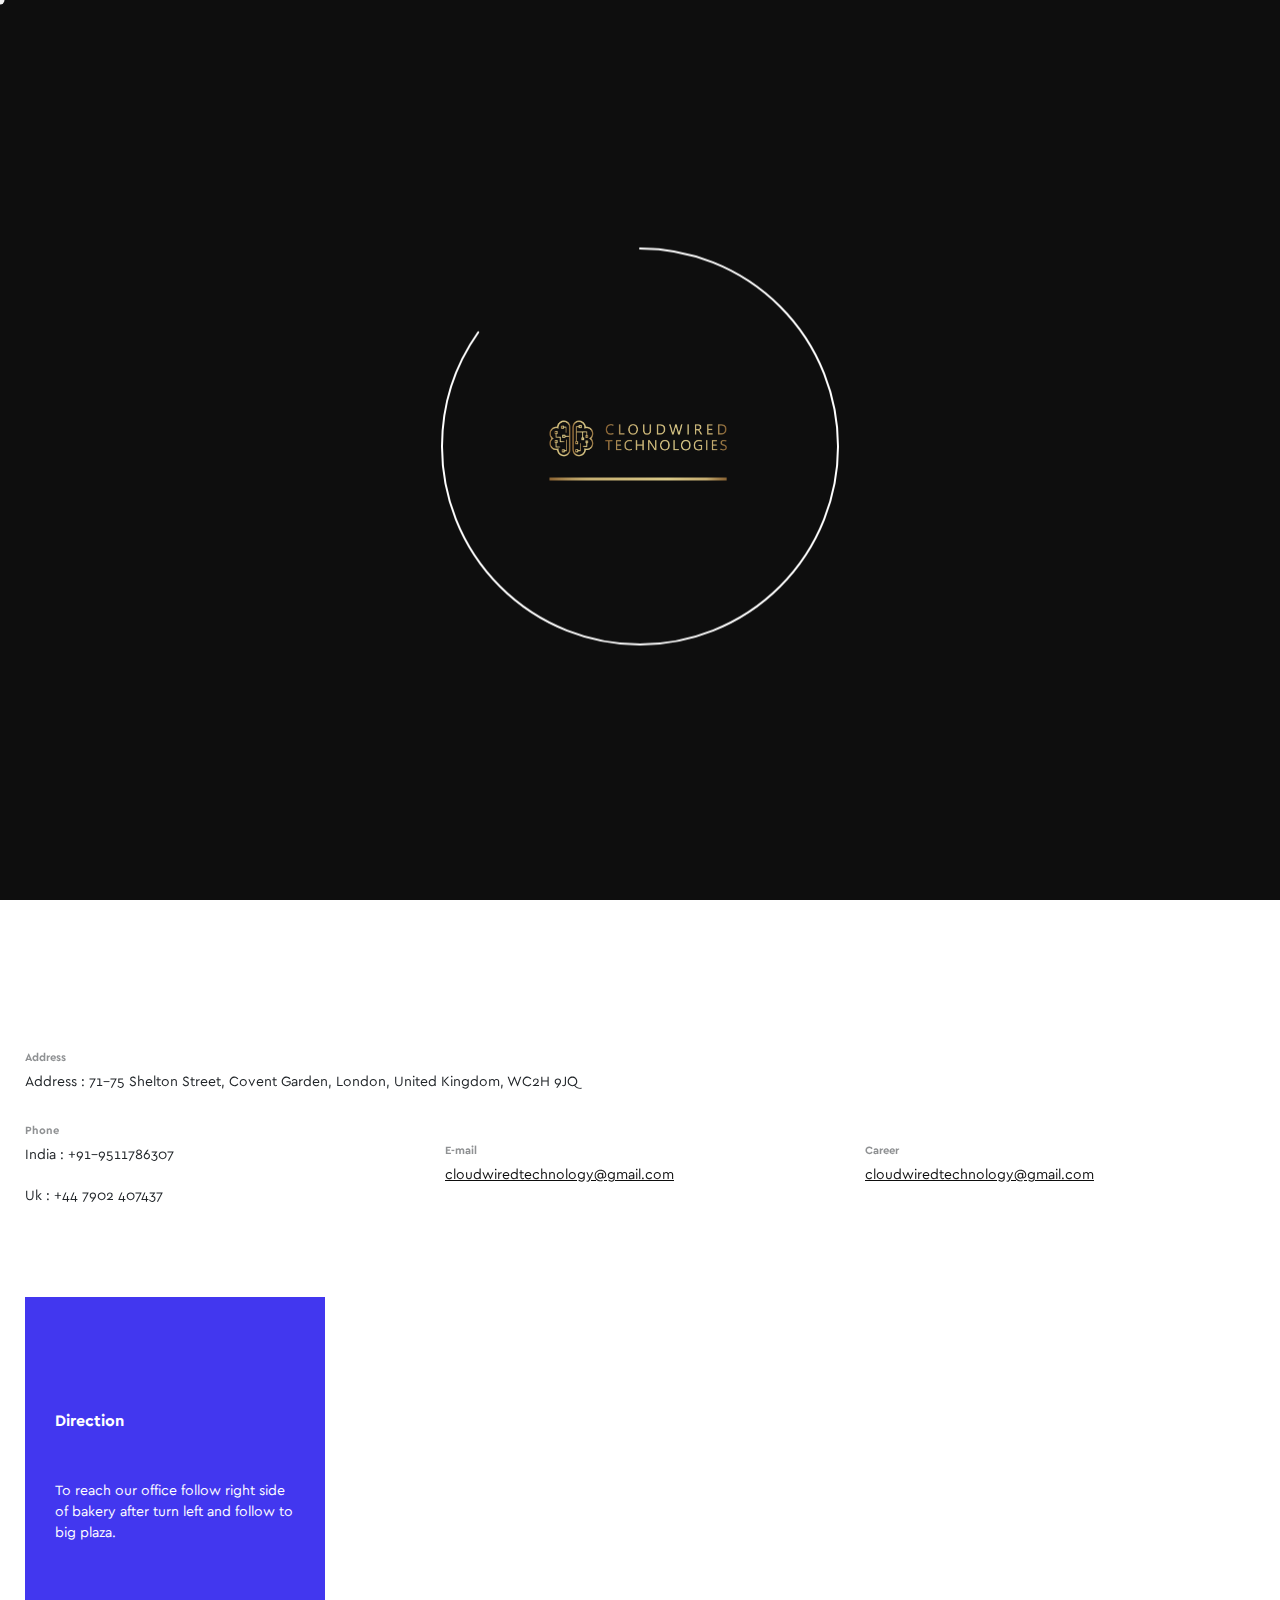
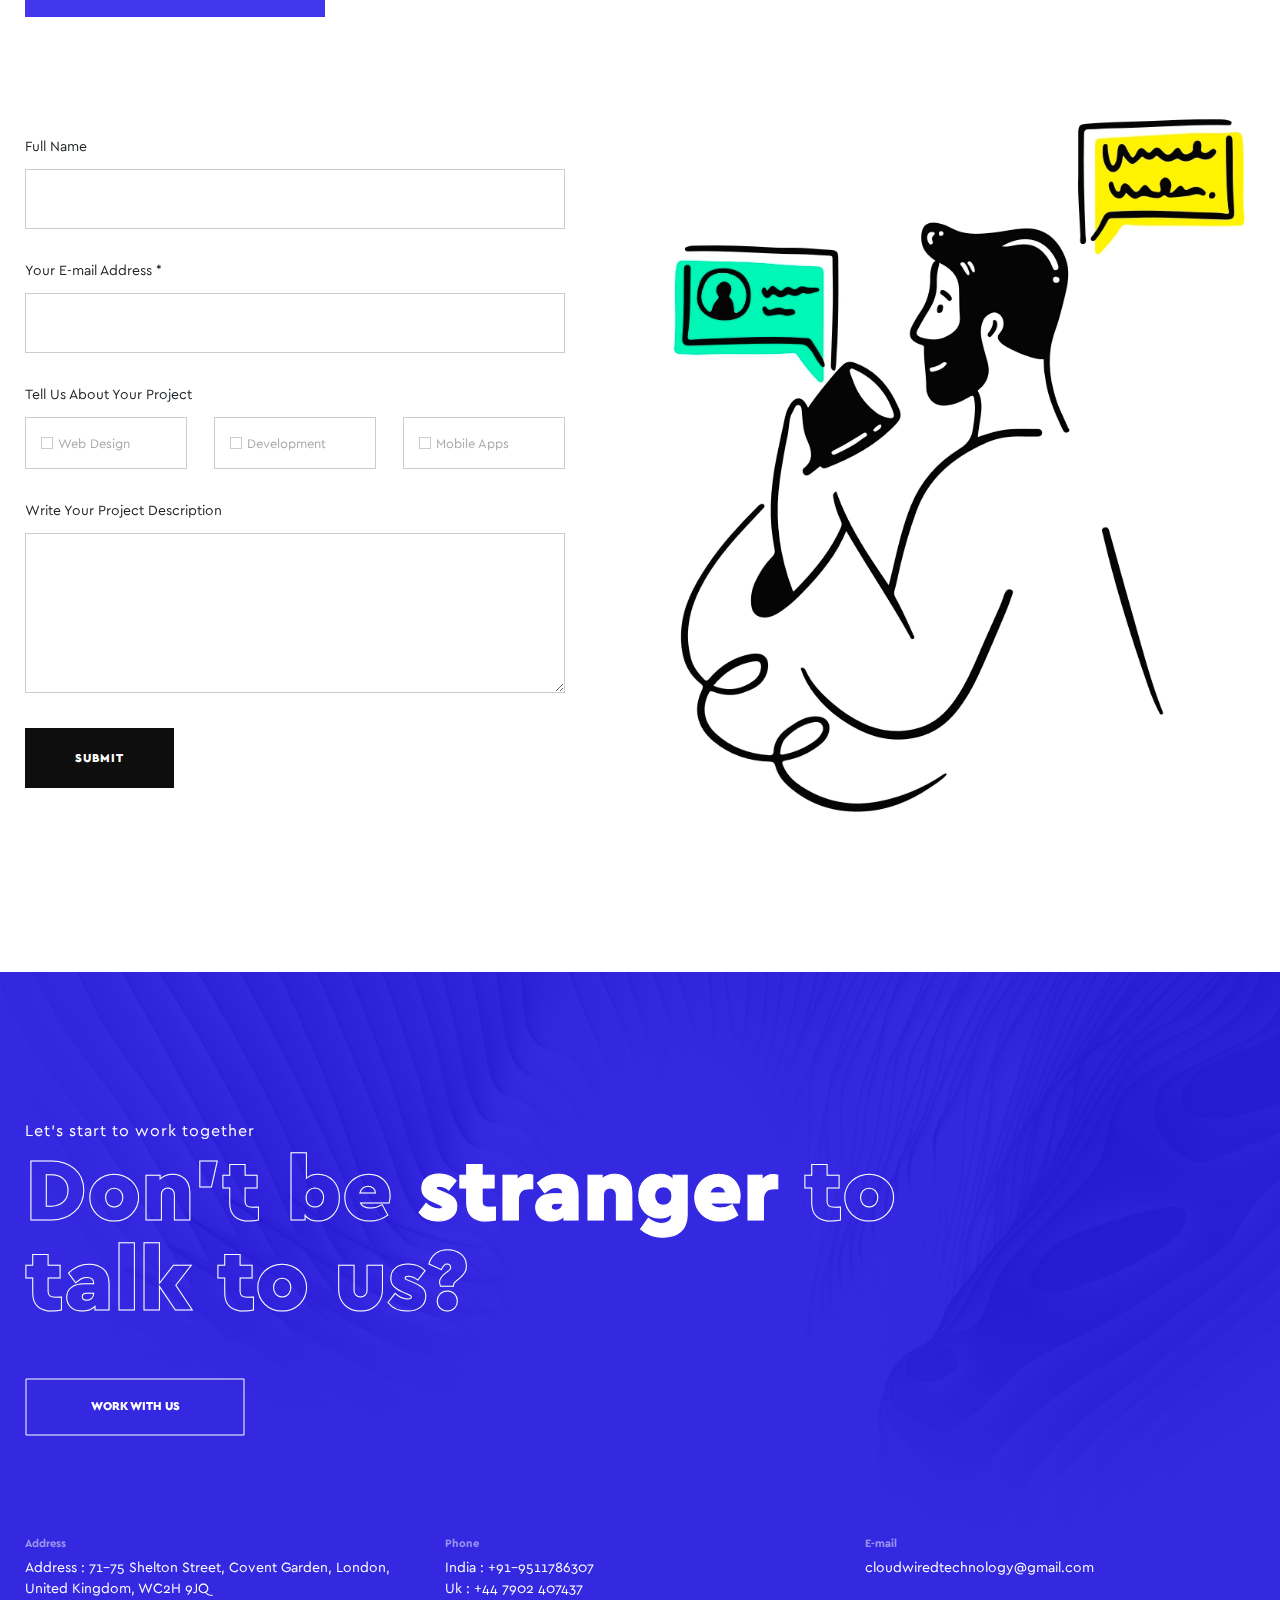
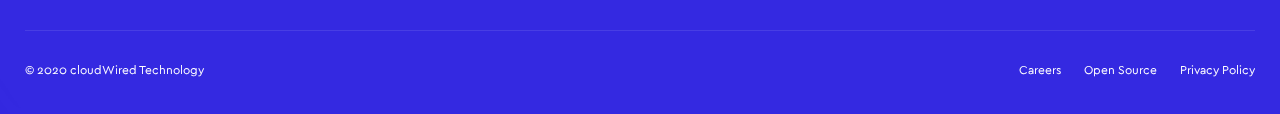
<file: annusa/hello.html>
<!doctype html>
<html lang="en">
<head>
<meta charset="utf-8">
<meta name="viewport" content="width=device-width, initial-scale=1, shrink-to-fit=no">
<meta name="format-detection" content="telephone=no">
<meta name="theme-color" content="#4237ef"/>
<meta name="HandheldFriendly" content="true" />
<title>cloudWired Technology</title>
<meta name="author" content="Themezinho">
<meta name="description" content="cloudWired Technology">
<meta name="keywords" content="creative, works, showcase, portfolio, highlight, projects, modern, agency, digital, studio, css, animation, transition, freelancers">

<!-- SOCIAL MEDIA META -->
<meta property="og:description" content="cloudWired Technology">
<meta property="og:image" content="http://www.themezinho.net/annusa/preview.png">
<meta property="og:site_name" content="annusa">
<meta property="og:title" content="annusa">
<meta property="og:type" content="website">
<meta property="og:url" content="http://www.themezinho.net/annusa">

<!-- TWITTER META -->
<meta name="twitter:card" content="summary">
<meta name="twitter:site" content="@annusa">
<meta name="twitter:creator" content="@annusa">
<meta name="twitter:title" content="annusa">
<meta name="twitter:description" content="cloudWired Technology">
<meta name="twitter:image" content="http://www.themezinho.net/annusa/preview.png">

<!-- FAVICON FILES -->
<link href="ico/apple-touch-icon-180-precomposed.png" rel="apple-touch-icon" sizes="180x180">
<link href="ico/apple-touch-icon-152-precomposed.png" rel="apple-touch-icon" sizes="152x152">
<link href="ico/apple-touch-icon-144-precomposed.png" rel="apple-touch-icon" sizes="144x144">
<link href="ico/apple-touch-icon-114-precomposed.png" rel="apple-touch-icon" sizes="114x114">
<link href="ico/apple-touch-icon-72-precomposed.png" rel="apple-touch-icon" sizes="72x72">
<link href="ico/apple-touch-icon-57-precomposed.png" rel="apple-touch-icon">
<link href="ico/favicon.png" rel="shortcut icon">

<!-- CSS FILES -->
<link rel="stylesheet" href="css/fontawesome.min.css">
<link rel="stylesheet" href="css/bundle.min.css">
<link rel="stylesheet" href="css/bootstrap.min.css">
<link rel="stylesheet" href="css/style.css">
</head>
<body>
<div class="cursor js-cursor"></div>
<!-- end cursor -->
<div class="preloader" id="preloader"> <span></span> <span></span> <span></span> <span></span>
  <div class="inner">
    <canvas class="progress-bar" id="progress-bar" width="400" height="400"></canvas>
    <img src="images/logo.png" srcset="images/logo.png" style="height: 60px" alt="Image"> </div>
  <!-- end inner --> 
</div>
<!-- end preloder -->
<div class="page-transition"> <span></span> <span></span> <span></span> <span></span> </div>
<!-- end page-transition -->
	  <div class="site-navigation">
  <ul>
    <li class="dropdown"><span>+</span><b><a href="index.html" data-text="Home">Home</a></b>
	  	<ul>
        <li><a href="index-kinetic-slider.html">Kinetic Slider</a></li>
        <li><a href="index-video-bg.html">Video Background</a></li>
      </ul>
	  </li>
    <li><b><a href="studio.html" data-text="Studio">Studio</a></b></li>
    <li><b><a href="cases.html" data-text="Cases">Cases</a></b></li>
    <li><b><a href="blog.html" data-text="Blog">Blog</a></b></li>
    <li><b><a href="hello.html" data-text="Hello">Hello</a></b></li>
  </ul>
</div>
<!-- edn site-navigation -->
<nav class="navbar">
  <div class="logo"> <a href="index.html"><img src="images/logo.png" srcset="images/logo.png" alt="Image"> </a> </div>
  <!-- end logo -->
  <ul class="languages">
    <li><a href="#" data-text="Eng">Eng</a></li>
    <li><a href="#" data-text="Rus">Rus</a></li>
  </ul>
  <!-- end languages --> 
  <span class="menu-text">Navigation</span>
  <div class="sandwich-menu">
    <div class="sandwich">
      <div class="sand"> <span></span> <span></span> </div>
      <!-- end sand -->
      <div class="closed"> <span></span> <span></span> </div>
      <!-- end closed --> 
    </div>
    <!-- end sandwich --> 
  </div>
  <!-- end sandwich-menu --> 
</nav>
<!-- end navbar -->
    <header class="page-header">
		<div class="video-bg">
		<video src="https://themezinho.net/annusa/videos/video01.mp4" autoplay muted playsinline loop></video>
		</div>
		<!-- end video-bg -->
      <div class="container">
        <div class="row">
          <div class="col-12">
            <h1>Hello</h1>
            <p>We are here to help you for all kind of digital requests.</p>
          </div>
          <!-- end col-12 --> 
        </div>
        <!-- end row --> 
      </div>
      <!-- end container -->
      <div class="bottom-bar">
        <div class="sound">
          <div class="equalizer"> <span></span> <span></span> <span></span> <span></span> </div>
          <!-- end equalizer --> 
          <b>Sound on</b> </div>
        <!-- end sound --> 
		  <div class="scroll-down"><a href="#" data-text="Scroll Down">Scroll Down</a></div>
		  <!-- end scroll-down -->
      </div>
      <!-- end bottom-bar -->
      <aside class="left-side">
        <div class="social-links">
          <ul>
            <li><a href="#" data-text="github">github</a></li>
            <li><a href="#" data-text="behance">behance</a></li>
            <li><a href="#" data-text="behance">behance</a></li>
          </ul>
        </div>
        <!-- end social-links --> 
      </aside>
      <!-- end left-side -->
      <aside class="right-side"> <a href="#" data-text="admin @ Cloudwiredtechnology.com">admin @ Cloudwiredtechnology.com</a> </aside>
      <!-- end right-side --> 
    </header>
    <!-- end page-header -->
    <section class="content-section contact">
      <div class="container">
        <div class="row align-items-center">
          <div class="col-12">
            <address class="contact-box">
            <small>Address</small>
            <p>Address : 71-75 Shelton Street, Covent Garden, 
              London, United Kingdom, WC2H 9JQ</p>
            </address>
          </div>
          <!-- end col-12 -->
          <div class="col-md-4">
            <address class="contact-box">
            <small>Phone</small>
            <p>India : +91-9511786307</p>
            <p>Uk : +44 7902 407437</p>
            </address>
          </div>
          <!-- end col-4 -->
          <div class="col-md-4">
            <address class="contact-box">
            <small>E-mail</small> <a href="#">cloudwiredtechnology@gmail.com</a>
            </address>
          </div>
          <!-- end col-4 -->
          <div class="col-md-4">
            <address class="contact-box">
            <small>Career</small> <a href="#">cloudwiredtechnology@gmail.com</a>
            </address>
          </div>
          <!-- end col-4 -->
          <div class="col-12">
            <div class="map" id="map">
              <div class="map-note">
                <h6>Direction</h6>
                <p>To reach our office follow right side of bakery after turn left and follow to big plaza.</p>
              </div>
              <!-- end map-note --> 
            </div>
            <!--   end map --> 
          </div>
          <!-- end col-12 -->
          <div class="col-lg-6">
            <div class="contact-form">
              <form id="contact" name="contact" method="post">
                <div class="form-group">
                  <p>Full Name</p>
                  <input type="text" name="name" id="name" autocomplete="off" required>
                </div>
                <!-- end form-group -->
                <div class="form-group">
                  <p>Your E-mail Address *</p>
                  <input type="text" name="email" id="email" autocomplete="off" required>
                </div>
                <!-- end form-group -->
                <div class="form-group">
                  <p>Tell Us About Your Project</p>
                  <div class="checkbox">
                    <input type="checkbox" name="subject">
                    <small>Web Design</small></div>
                  <div class="checkbox">
                    <input type="checkbox" name="subject">
                    <small>Development</small></div>
                  <div class="checkbox">
                    <input type="checkbox" name="subject">
                    <small>Mobile Apps</small></div>
                </div>
                <!-- end form-group -->
                <div class="form-group">
                  <p>Write Your Project Description</p>
                  <textarea name="message" id="message" autocomplete="off" required></textarea>
                </div>
                <!-- end form-group -->
                <div class="form-group">
                  <button id="submit" type="submit" name="submit">SUBMIT</button>
                </div>
                <!-- end form-group -->
              </form>
              <!-- end form -->
              <div class="form-group">
                <div id="success" class="alert alert-success" role="alert"> Your message was sent successfully! We will be in touch as soon as we can. </div>
                <!-- end success -->
                <div id="error" class="alert alert-danger" role="alert"> Something went wrong, try refreshing and submitting the form again. </div>
                <!-- end error --> 
              </div>
              <!-- end form-group --> 
            </div>
            <!-- end contact-form --> 
          </div>
          <!-- end col-6 -->
          <div class="col-lg-6">
            <figure class="contact-image"> <img src="images/side-image01.png" alt="Image"> </figure>
          </div>
          <!-- end col-6 --> 
        </div>
        <!-- end row --> 
      </div>
      <!-- end container --> 
    </section>
    <!-- end content-section -->
    <footer class="footer">
      <div class="container">
        <div class="row">
          <div class="col-lg-10">
            <div class="work-with-us">
              <h6>Let's start to work together</h6>
              <h2>Don't be <span>stranger</span> to talk to us?</h2>
              <a href="hello.html" class="custom-btn">
              <svg>
                <rect width="218" height="56" x="1" y="1" rx="0" fill="none" stroke="#ffffff"></rect>
              </svg>
              <span>WORK WITH US</span> </a> </div>
            <!-- end work-with-us --> 
          </div>
          <!-- end col-10 -->
          <div class="col-lg-4">
            <address>
            <small>Address</small>
            <p>Address : 71-75 Shelton Street, Covent Garden, 
              London, United Kingdom, WC2H 9JQ</p>
            </address>
          </div>
          <!-- end col-4 -->
          <div class="col-lg-4 col-md-6">
            <address>
            <small>Phone</small>
            <p>India : +91-9511786307</p>
            <p>Uk : +44 7902 407437</p>
            </address>
          </div>
          <!-- end col-4 -->
          <div class="col-lg-4 col-md-6">
            <address>
            <small>E-mail</small>
            <p><a href="#" data-text="cloudwiredtechnology@gmail.com">cloudwiredtechnology@gmail.com</a></p>
            </address>
          </div>
          <!-- end col-4 -->
          <div class="col-12"> </div>
          <!-- end col-12 -->
          <div class="col-12">
            <div class="footer-bottom"> <span>© 2020 cloudWired Technology</span>
              <ul class="footer-menu">
                <li><a href="#" data-text="Careers">Careers</a></li>
                <li><a href="#" data-text="Open Source">Open Source</a></li>
                <li><a href="#" data-text="Privacy Policy">Privacy Policy</a></li>
              </ul>
            </div>
            <!-- end footer-bottom --> 
          </div>
          <!-- end col-12 --> 
        </div>
        <!-- end row --> 
      </div>
      <!-- end container --> 
    </footer>
    <!-- end footer -->

<!-- JS FILES --> 
<script src="js/jquery.min.js"></script> 
<script src="js/bootstrap.min.js"></script> 
<script src="js/bundle.js"></script> 
<script src="js/scripts.js"></script> 
<script src="js/contact.form.min.js"></script> 
<script src="https://api-maps.yandex.ru/2.1/?lang=en_RU"></script> 
<script src="js/maps.min.js"></script>
</body>
</html>
</file>
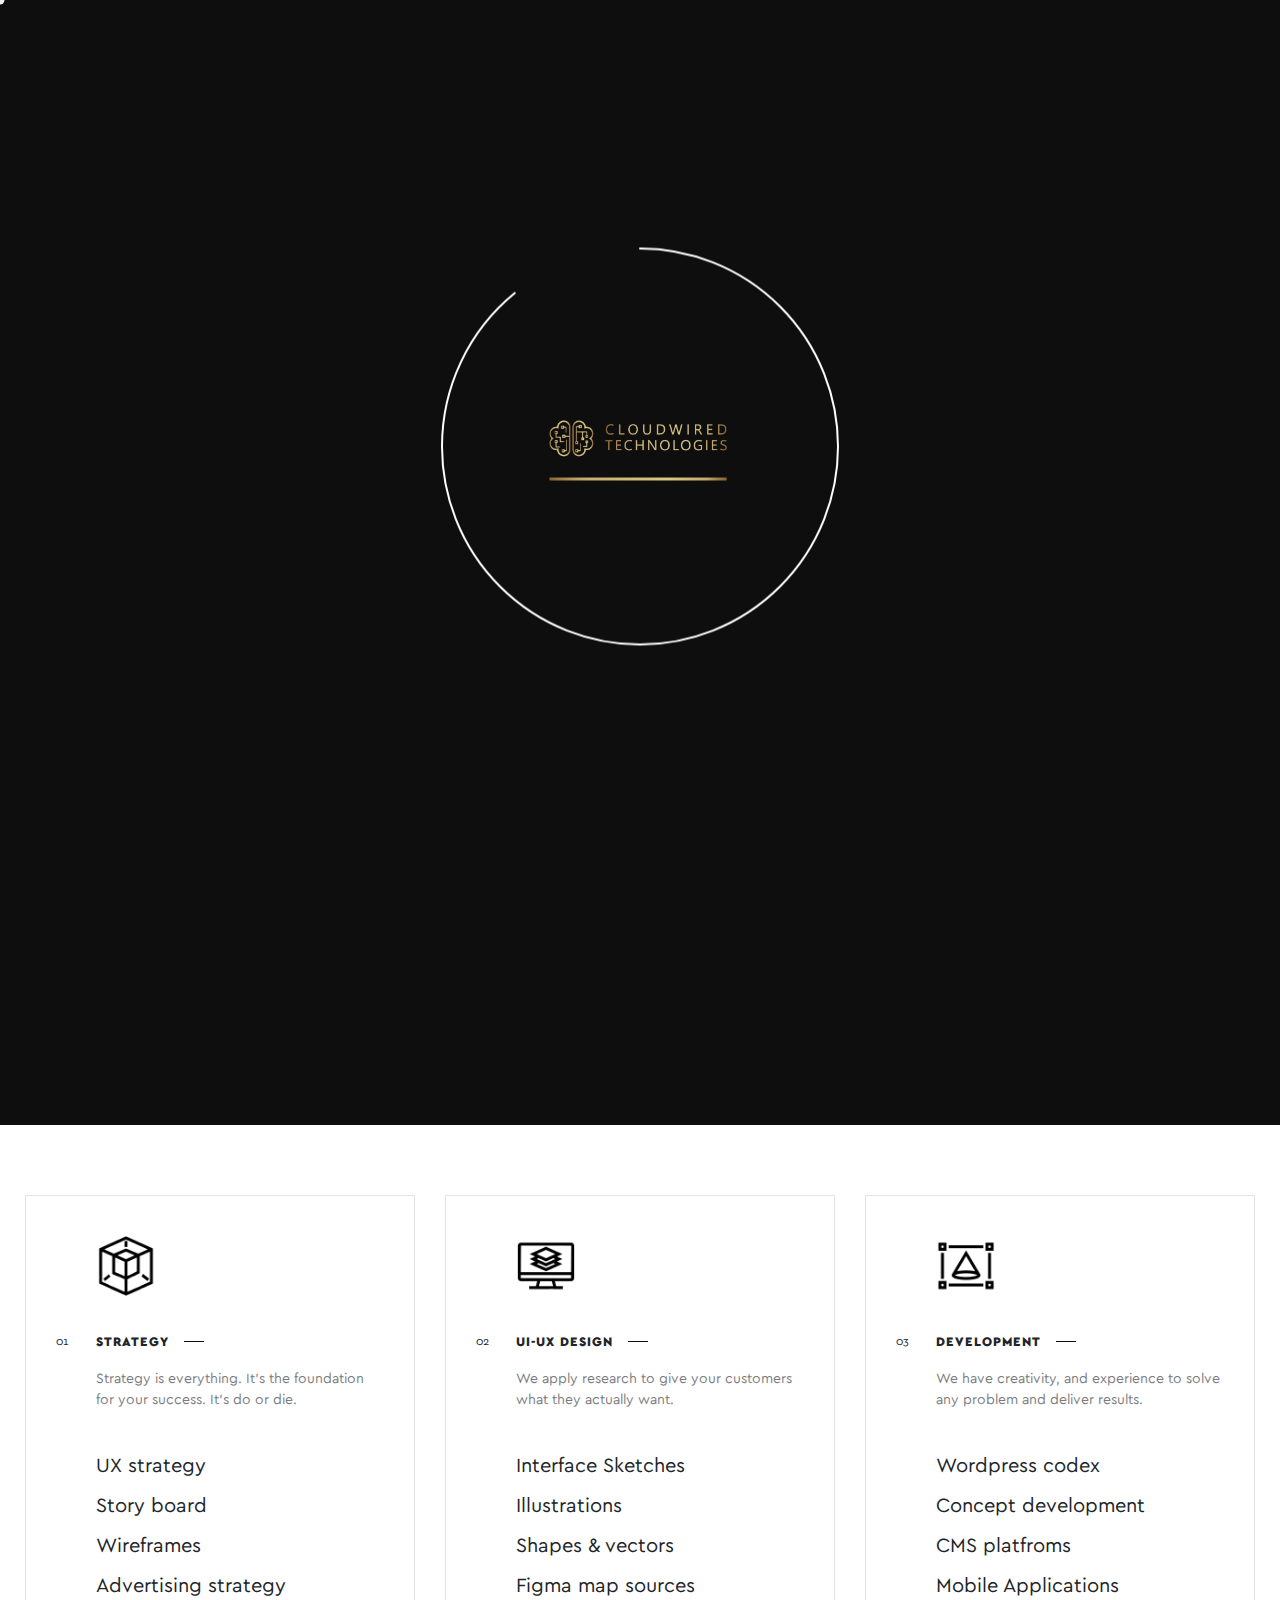
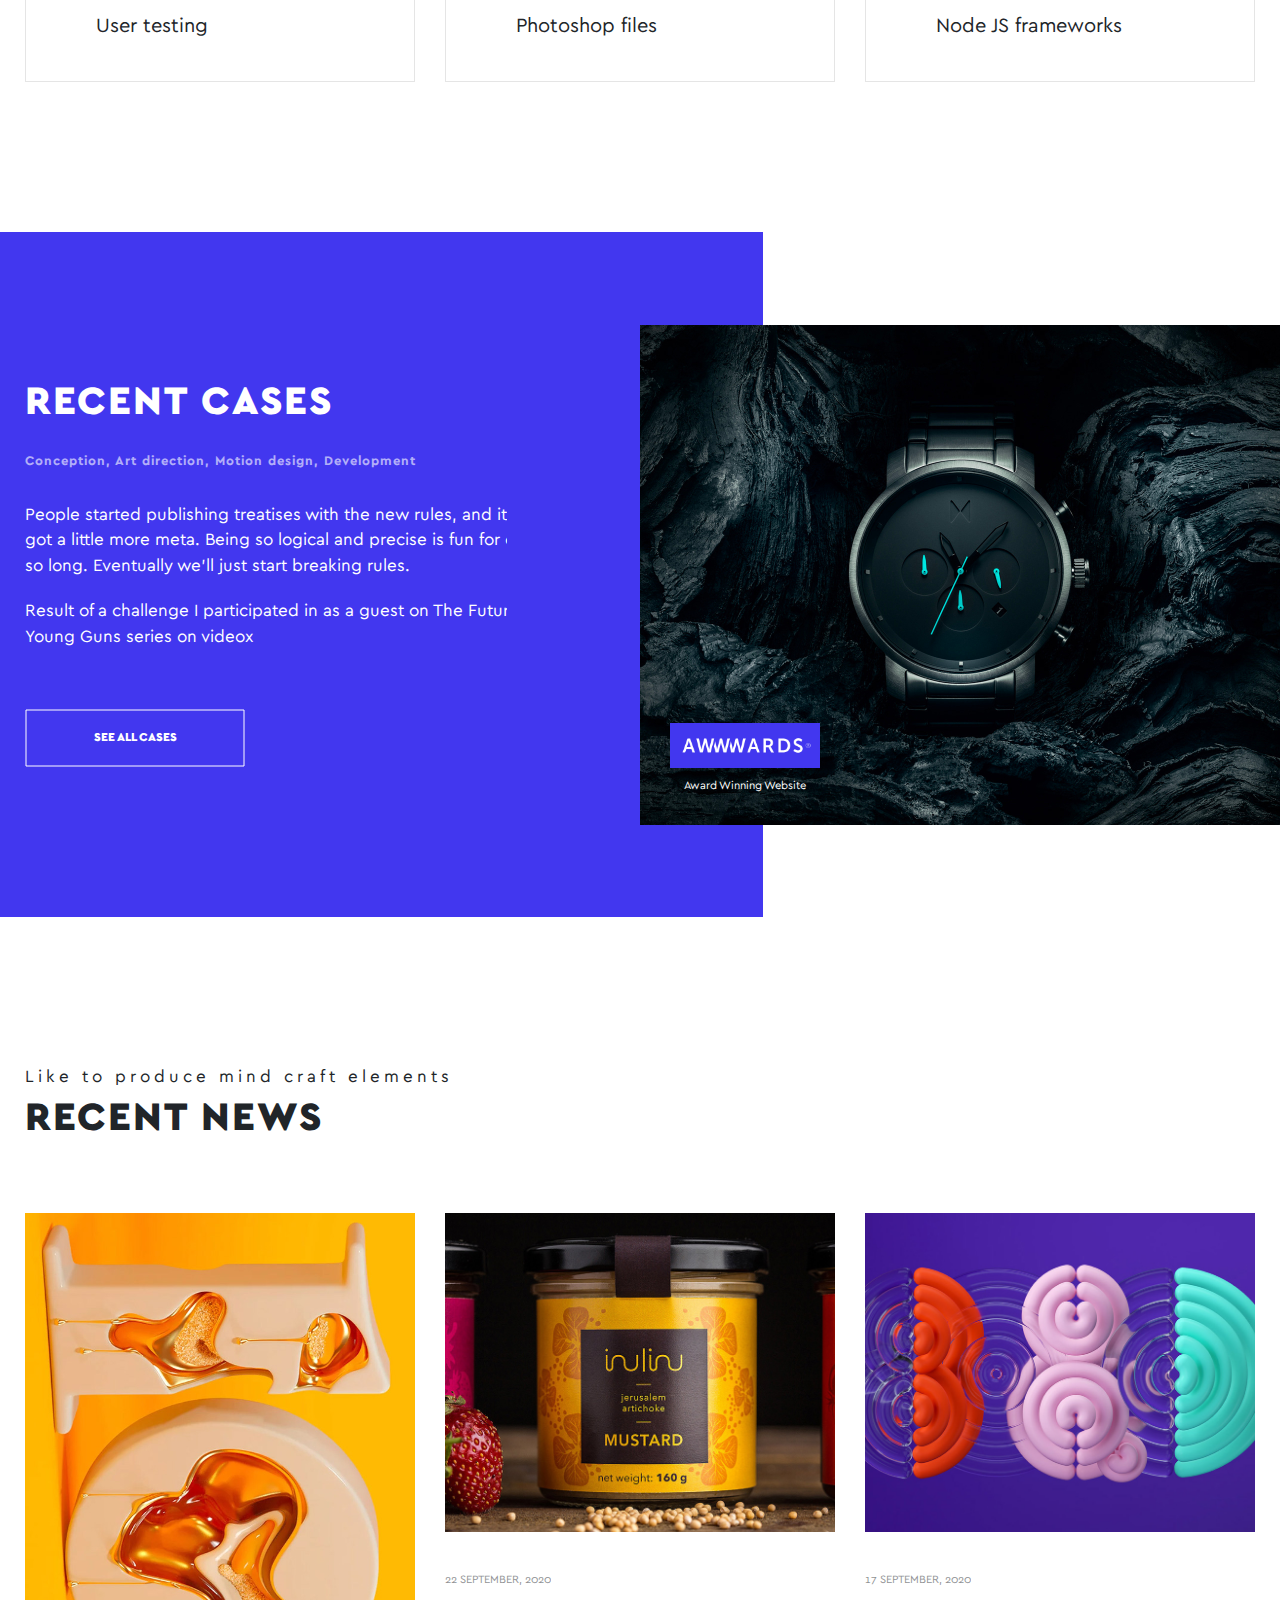
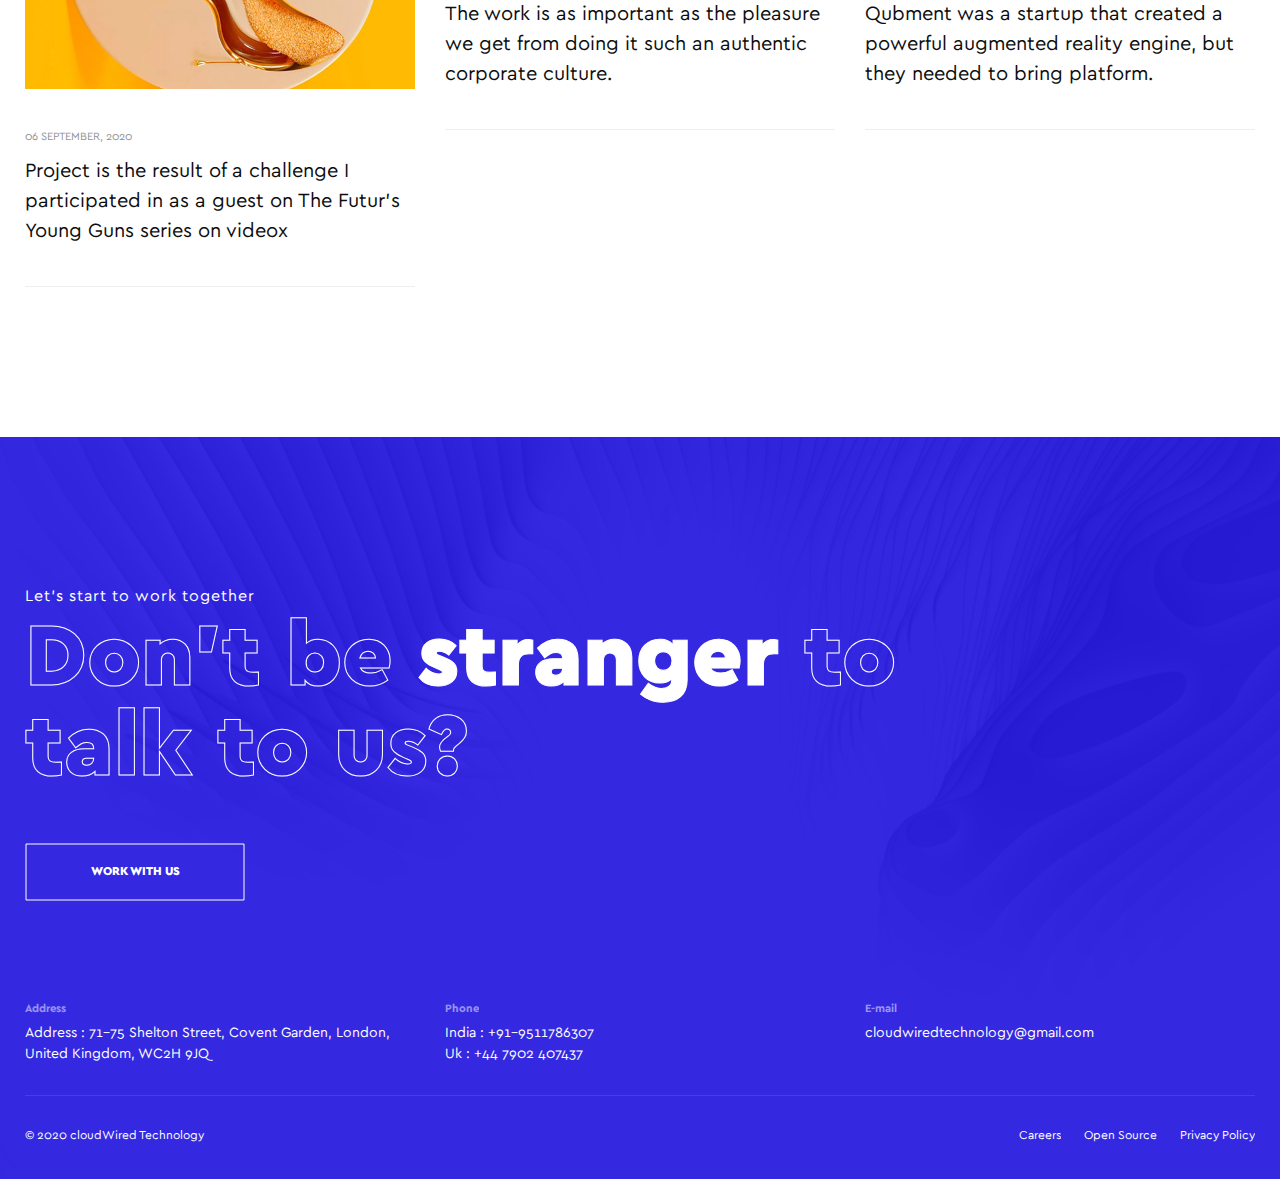
<file: annusa/index-video-bg.html>
<!doctype html>
<html lang="en">
<head>
<meta charset="utf-8">
<meta name="viewport" content="width=device-width, initial-scale=1, shrink-to-fit=no">
<meta name="format-detection" content="telephone=no">
<meta name="theme-color" content="#4237ef"/>
<meta name="HandheldFriendly" content="true" />
<title>cloudWired Technology</title>
<meta name="author" content="Themezinho">
<meta name="description" content="cloudWired Technology">
<meta name="keywords" content="creative, works, showcase, portfolio, highlight, projects, modern, agency, digital, studio, css, animation, transition, freelancers">

<!-- SOCIAL MEDIA META -->
<meta property="og:description" content="cloudWired Technology">
<meta property="og:image" content="http://www.themezinho.net/annusa/preview.png">
<meta property="og:site_name" content="annusa">
<meta property="og:title" content="annusa">
<meta property="og:type" content="website">
<meta property="og:url" content="http://www.themezinho.net/annusa">

<!-- TWITTER META -->
<meta name="twitter:card" content="summary">
<meta name="twitter:site" content="@annusa">
<meta name="twitter:creator" content="@annusa">
<meta name="twitter:title" content="annusa">
<meta name="twitter:description" content="cloudWired Technology">
<meta name="twitter:image" content="http://www.themezinho.net/annusa/preview.png">

<!-- FAVICON FILES -->
<link href="ico/apple-touch-icon-180-precomposed.png" rel="apple-touch-icon" sizes="180x180">
<link href="ico/apple-touch-icon-152-precomposed.png" rel="apple-touch-icon" sizes="152x152">
<link href="ico/apple-touch-icon-144-precomposed.png" rel="apple-touch-icon" sizes="144x144">
<link href="ico/apple-touch-icon-114-precomposed.png" rel="apple-touch-icon" sizes="114x114">
<link href="ico/apple-touch-icon-72-precomposed.png" rel="apple-touch-icon" sizes="72x72">
<link href="ico/apple-touch-icon-57-precomposed.png" rel="apple-touch-icon">
<link href="ico/favicon.png" rel="shortcut icon">

<!-- CSS FILES -->
<link rel="stylesheet" href="css/fontawesome.min.css">
<link rel="stylesheet" href="css/bundle.min.css">
<link rel="stylesheet" href="css/bootstrap.min.css">
<link rel="stylesheet" href="css/style.css">
</head>
<body>
<div class="cursor js-cursor"></div>
<!-- end cursor -->
<div class="preloader" id="preloader"> <span></span> <span></span> <span></span> <span></span>
  <div class="inner">
    <canvas class="progress-bar" id="progress-bar" width="400" height="400"></canvas>
    <img src="images/logo.png" srcset="images/logo.png" style="height: 60px" alt="Image"> </div>
  <!-- end inner --> 
</div>
<!-- end preloder -->
<div class="page-transition"> <span></span> <span></span> <span></span> <span></span> </div>
<!-- end page-transition -->
<div class="site-navigation">
  <ul>
    <li class="dropdown"><span>+</span><b><a href="index.html" data-text="Home">Home</a></b>
	  	<ul>
        <li><a href="index-kinetic-slider.html">Kinetic Slider</a></li>
        <li><a href="index-video-bg.html">Video Background</a></li>
      </ul>
	  </li>
    <li><b><a href="studio.html" data-text="Studio">Studio</a></b></li>
    <li><b><a href="cases.html" data-text="Cases">Cases</a></b></li>
    <li><b><a href="blog.html" data-text="Blog">Blog</a></b></li>
    <li><b><a href="hello.html" data-text="Hello">Hello</a></b></li>
  </ul>
</div>
<!-- edn site-navigation -->
<nav class="navbar">
  <div class="logo"> <a href="index.html"><img src="images/logo.png" srcset="images/logo.png" alt="Image"> </a> </div>
  <!-- end logo -->
  <ul class="languages">
    <li><a href="#" data-text="Eng">Eng</a></li>
    <li><a href="#" data-text="Rus">Rus</a></li>
  </ul>
  <!-- end languages --> 
  <span class="menu-text">Navigation</span>
  <div class="sandwich-menu">
    <div class="sandwich">
      <div class="sand"> <span></span> <span></span> </div>
      <!-- end sand -->
      <div class="closed"> <span></span> <span></span> </div>
      <!-- end closed --> 
    </div>
    <!-- end sandwich --> 
    
  </div>
  <!-- end sandwich-menu --> 
</nav>
<!-- end navbar -->
<header class="slider">
  <div class="video-bg">
		<video src="https://themezinho.net/annusa/videos/video02.mp4" autoplay muted playsinline loop></video>
	  <div class="container">
	  <h1>Fashionz</h1>
            <div class="link-holder"> <a href="case-single.html">
              <svg version="1.1" xmlns="http://www.w3.org/2000/svg" xmlns:xlink="http://www.w3.org/1999/xlink" width="100" height="100" viewBox="2 2 100 100" xml:space="preserve">
                <circle fill="none" stroke="#fff" stroke-width="2" cx="52" cy="52" r="50"></circle>
              </svg>
              <span>DISCOVER</span> </a>
		  </div>
		  <!-- end link-holder -->
	  </div>
	  <!-- end container -->
	</div>
	<!-- end video-bg -->
  <div class="bottom-bar">
    <div class="sound">
      <div class="equalizer"> <span></span> <span></span> <span></span> <span></span> </div>
      <!-- end equalizer --> 
      <b>Sound on</b> </div>
    <!-- end sound -->
  </div>
  <!-- end bottom-bar -->
  <aside class="left-side">
    <div class="social-links">
      <ul>
        <li><a href="#" data-text="github">github</a></li>
        <li><a href="#" data-text="behance">behance</a></li>
        <li><a href="#" data-text="behance">behance</a></li>
      </ul>
    </div>
    <!-- end social-links --> 
  </aside>
  <!-- end left-side -->
  <aside class="right-side"> <a href="#" data-text="admin @ Cloudwiredtechnology.com">admin @ Cloudwiredtechnology.com</a> </aside>
  <!-- end right-side --> 
</header>
<!-- end slider -->
<section class="content-section">
  <div class="container">
    <div class="row justify-content-center">
      <div class="col-12">
        <div class="section-title">
          <h6>Introduction of  user interface</h6>
          <h2>Solutions</h2>
        </div>
        <!-- end section-title --> 
      </div>
      <!-- end col-12 -->
      <div class="col-lg-4">
        <div class="icon-content-list-block">
          <figure><img src="images/icon01.png" alt="Image"></figure>
          <small>01</small>
          <h5>STRATEGY</h5>
          <p>Strategy is everything. It’s the foundation for your success.
            It’s do or die.</p>
          <ul>
            <li>UX strategy</li>
            <li>Story board</li>
            <li>Wireframes</li>
            <li>Advertising strategy</li>
            <li>User testing</li>
          </ul>
        </div>
        <!-- end icon-content-list-block --> 
      </div>
      <!-- end col-4 -->
      <div class="col-lg-4">
        <div class="icon-content-list-block">
          <figure><img src="images/icon02.png" alt="Image"></figure>
          <small>02</small>
          <h5>UI-UX DESIGN</h5>
          <p>We apply research to give your customers what they actually want.</p>
          <ul>
            <li>Interface Sketches</li>
            <li>Illustrations</li>
            <li>Shapes &amp; vectors</li>
            <li>Figma map sources</li>
            <li>Photoshop files</li>
          </ul>
        </div>
        <!-- end icon-content-list-block --> 
      </div>
      <!-- end col-4 -->
      <div class="col-lg-4">
        <div class="icon-content-list-block">
          <figure><img src="images/icon03.png" alt="Image"></figure>
          <small>03</small>
          <h5>DEVELOPMENT</h5>
          <p>We have creativity, and experience to solve any problem and deliver results.</p>
          <ul>
            <li>Wordpress codex</li>
            <li>Concept development</li>
            <li>CMS platfroms</li>
            <li>Mobile Applications</li>
            <li>Node JS frameworks</li>
          </ul>
        </div>
        <!-- end icon-content-list-block --> 
      </div>
      <!-- end col-4 --> 
    </div>
    <!-- end row --> 
  </div>
  <!-- end container --> 
</section>
<!-- end content-section -->
<section class="content-section no-spacing">
  <div class="container">
    <div class="row align-items-center no-gutters">
      <div class="col-lg-6">
		  <div class="left-side-content">
			  <div class="inner">
		   <h4>RECENT CASES</h4>
          <b>Conception, Art direction, Motion design, Development</b>
          <p>People started publishing treatises with the new rules, and it all got a little more meta. Being so logical and precise is fun for only so long. Eventually we’ll just start breaking rules.</p>
          <p>Result of a challenge I participated in as a guest on The Futur's Young Guns series on videox</p>
          <a href="#" class="custom-btn">
          <svg>
            <rect width="218" height="56" x="1" y="1" rx="0" fill="none" stroke="#ffffff"></rect>
          </svg>
          <span>SEE ALL CASES</span> </a>
				  </div>
			  <!-- inner -->
		  </div>
      <!-- end left-side-content -->
      </div>
      <!-- end col-6 -->
      <div class="col-lg-6">
        <figure class="right-side-image"> <img src="images/side-image.jpg" alt="Image" class="image">
          <figcaption> <img src="images/logo-awwwards.png" alt="Image"> <small>Award Winning Website</small> </figcaption>
        </figure>
		  <!-- end right-side-image -->
      </div>
      <!-- end col-6 --> 
    </div>
    <!-- end row --> 
  </div>
  <!-- end container --> 
  
</section>
<!-- end content-section -->
<section class="content-section">
  <div class="container">
    <div class="row">
      <div class="col-12">
        <div class="section-title">
          <h6>Like to produce mind craft elements</h6>
          <h2>Recent News</h2>
        </div>
        <!-- end section-title --> 
      </div>
      <!-- end col-12 -->
      <div class="col-lg-4">
        <div class="recent-news">
          <figure> <img src="images/blog01.jpg" alt="Image">
            <figcaption> <small>06 SEPTEMBER, 2020</small>
              <h4><a href="#">Project is the result of a challenge I participated in as a guest on The Futur's Young Guns series on videox</a></h4>
            </figcaption>
          </figure>
        </div>
        <!-- end recent-news --> 
      </div>
      <!-- end col-4 -->
      <div class="col-lg-4">
        <div class="recent-news">
          <figure> <img src="images/blog02.jpg" alt="Image">
            <figcaption> <small>22 SEPTEMBER, 2020</small>
              <h4><a href="#">The work is as important as the pleasure we get from doing it such an authentic corporate culture.</a></h4>
            </figcaption>
          </figure>
        </div>
        <!-- end recent-news --> 
      </div>
      <!-- end col-4 -->
      <div class="col-lg-4">
        <div class="recent-news">
          <figure> <img src="images/blog03.jpg" alt="Image">
            <figcaption> <small>17 SEPTEMBER, 2020</small>
              <h4><a href="#">Qubment was a startup that created a powerful augmented reality engine, but they needed to bring platform.</a></h4>
            </figcaption>
          </figure>
        </div>
        <!-- end recent-news --> 
      </div>
      <!-- end col-4 --> 
    </div>
    <!-- end row --> 
  </div>
  <!-- end container --> 
</section>
<!-- end content-section -->
<footer class="footer">
  <div class="container">
    <div class="row">
      <div class="col-lg-10">
        <div class="work-with-us">
          <h6>Let's start to work together</h6>
          <h2>Don't be <span>stranger</span> to talk to us?</h2>
          <a href="hello.html" class="custom-btn">
          <svg>
            <rect width="218" height="56" x="1" y="1" rx="0" fill="none" stroke="#ffffff"></rect>
          </svg>
          <span>WORK WITH US</span> </a> </div>
        <!-- end work-with-us --> 
      </div>
      <!-- end col-10 -->
      <div class="col-lg-4">
        <address>
        <small>Address</small>
        <p>Address : 71-75 Shelton Street, Covent Garden, 
          London, United Kingdom, WC2H 9JQ</p>
        </address>
      </div>
      <!-- end col-4 -->
      <div class="col-lg-4 col-md-6">
        <address>
        <small>Phone</small>
        <p>India : +91-9511786307</p>
        <p>Uk : +44 7902 407437</p>
        </address>
      </div>
      <!-- end col-4 -->
      <div class="col-lg-4 col-md-6">
        <address>
        <small>E-mail</small>
        <p><a href="#" data-text="cloudwiredtechnology@gmail.com">cloudwiredtechnology@gmail.com</a></p>
        </address>
      </div>
      <!-- end col-4 -->
      <div class="col-12"> </div>
      <!-- end col-12 -->
      <div class="col-12">
        <div class="footer-bottom"> <span>© 2020 cloudWired Technology</span>
          <ul class="footer-menu">
            <li><a href="#" data-text="Careers">Careers</a></li>
            <li><a href="#" data-text="Open Source">Open Source</a></li>
            <li><a href="#" data-text="Privacy Policy">Privacy Policy</a></li>
          </ul>
        </div>
        <!-- end footer-bottom --> 
      </div>
      <!-- end col-12 --> 
    </div>
    <!-- end row --> 
  </div>
  <!-- end container --> 
</footer>
<!-- end footer --> 

<!-- JS FILES --> 
<script src="js/jquery.min.js"></script> 
<script src="js/bootstrap.min.js"></script> 
<script src="js/bundle.js"></script> 
<script src="js/scripts.js"></script>
</body>
</html>
</file>
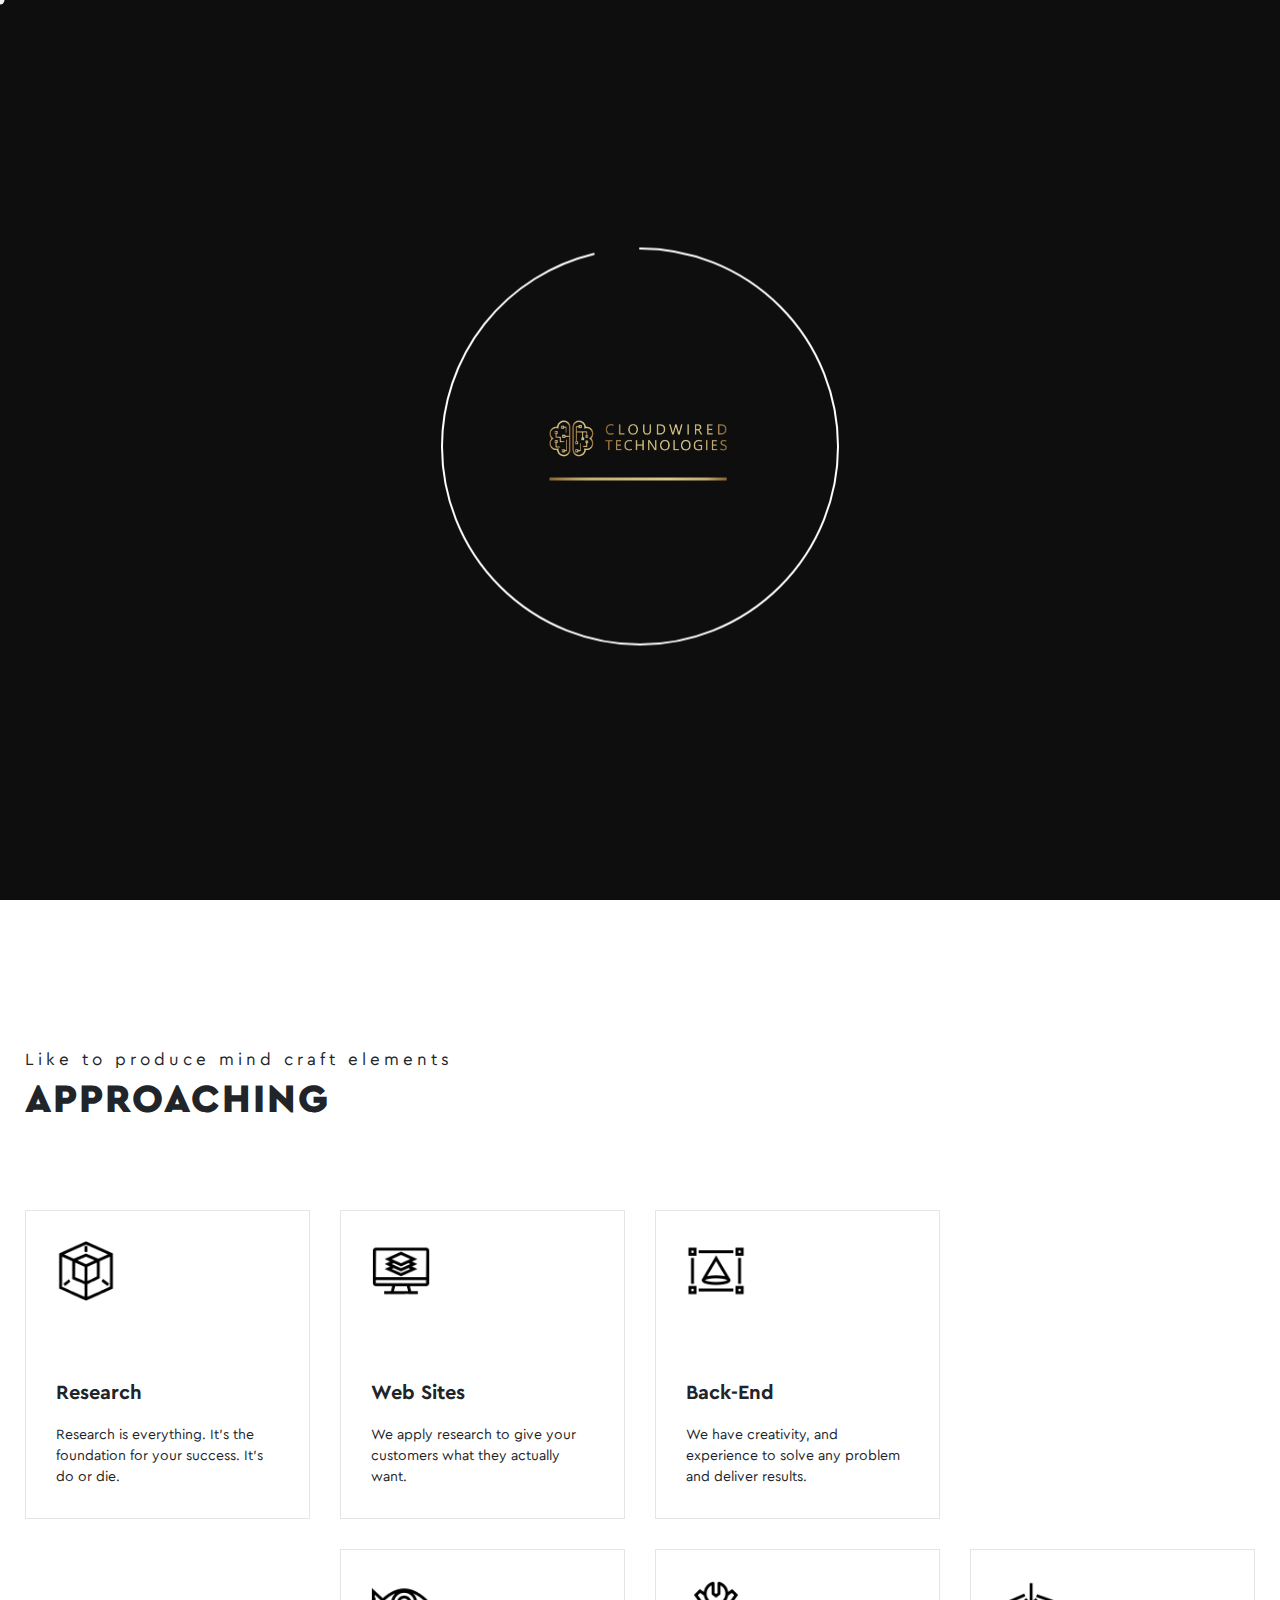
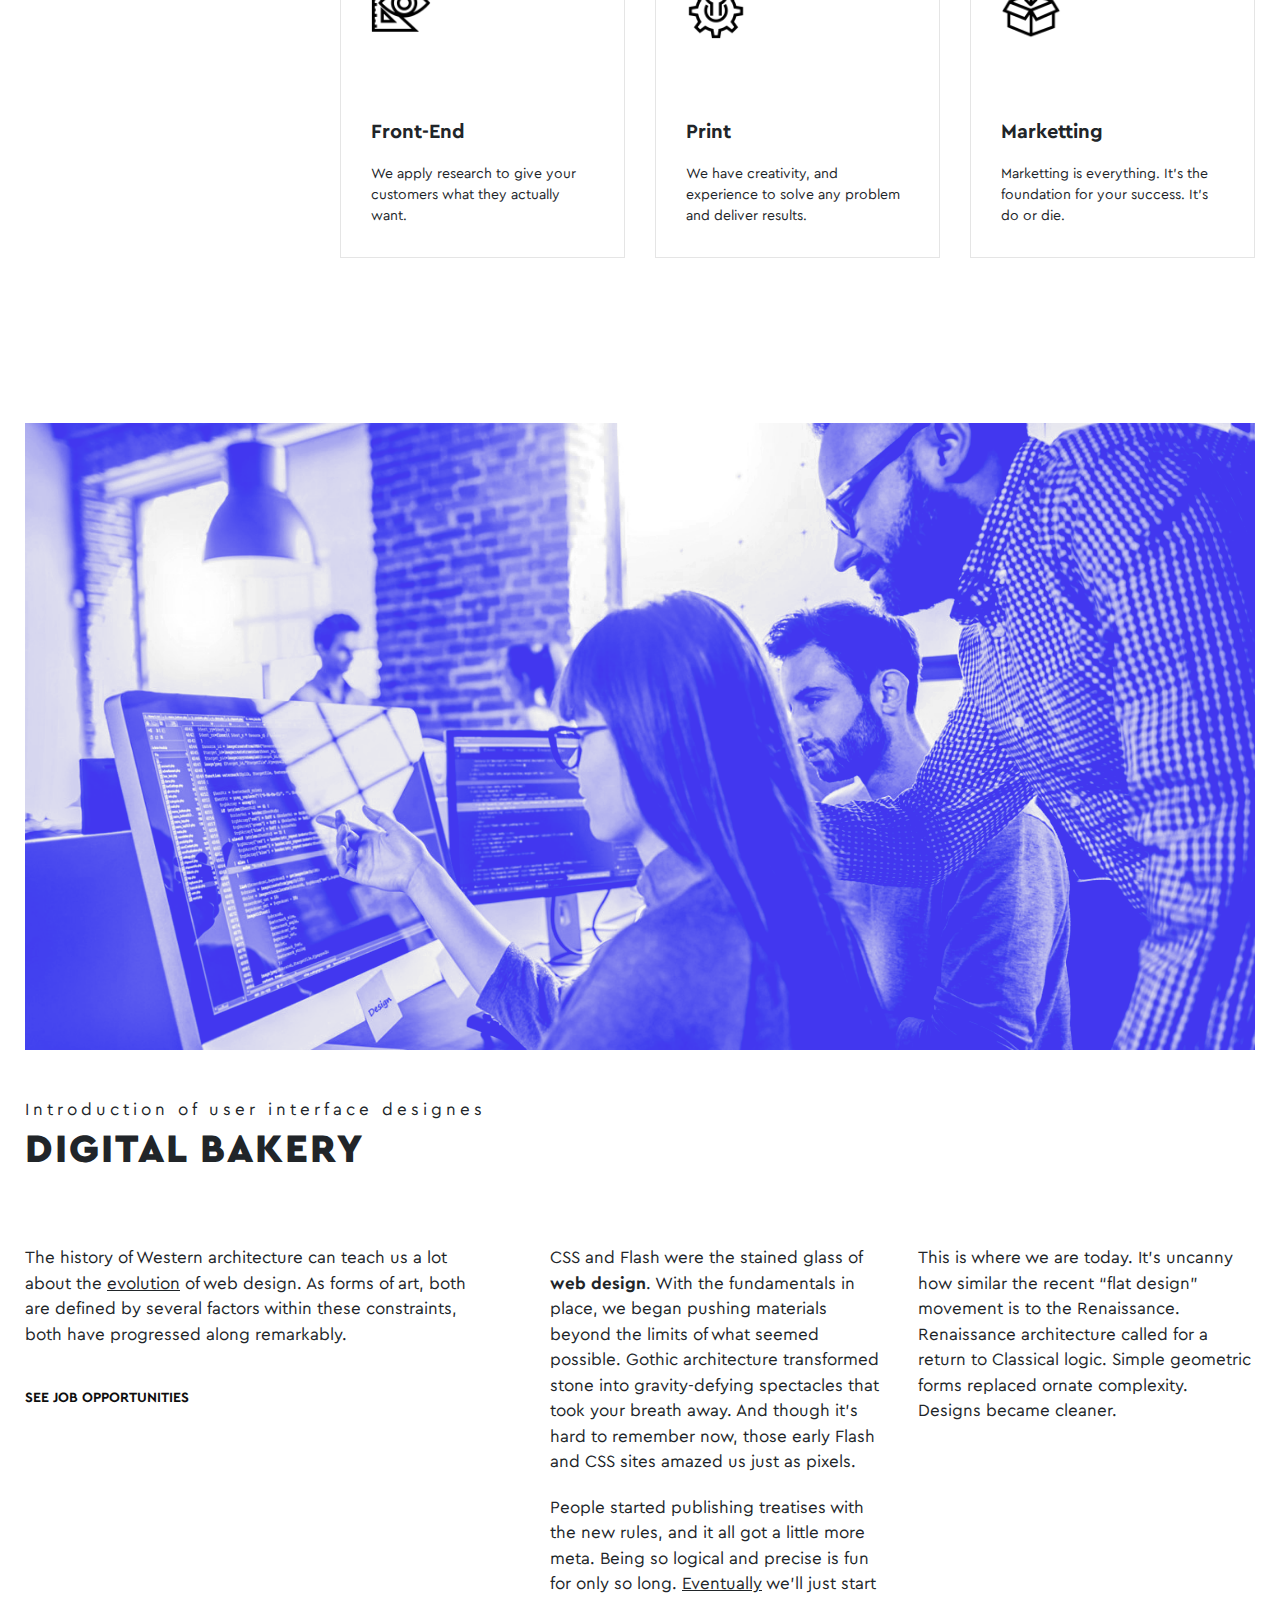
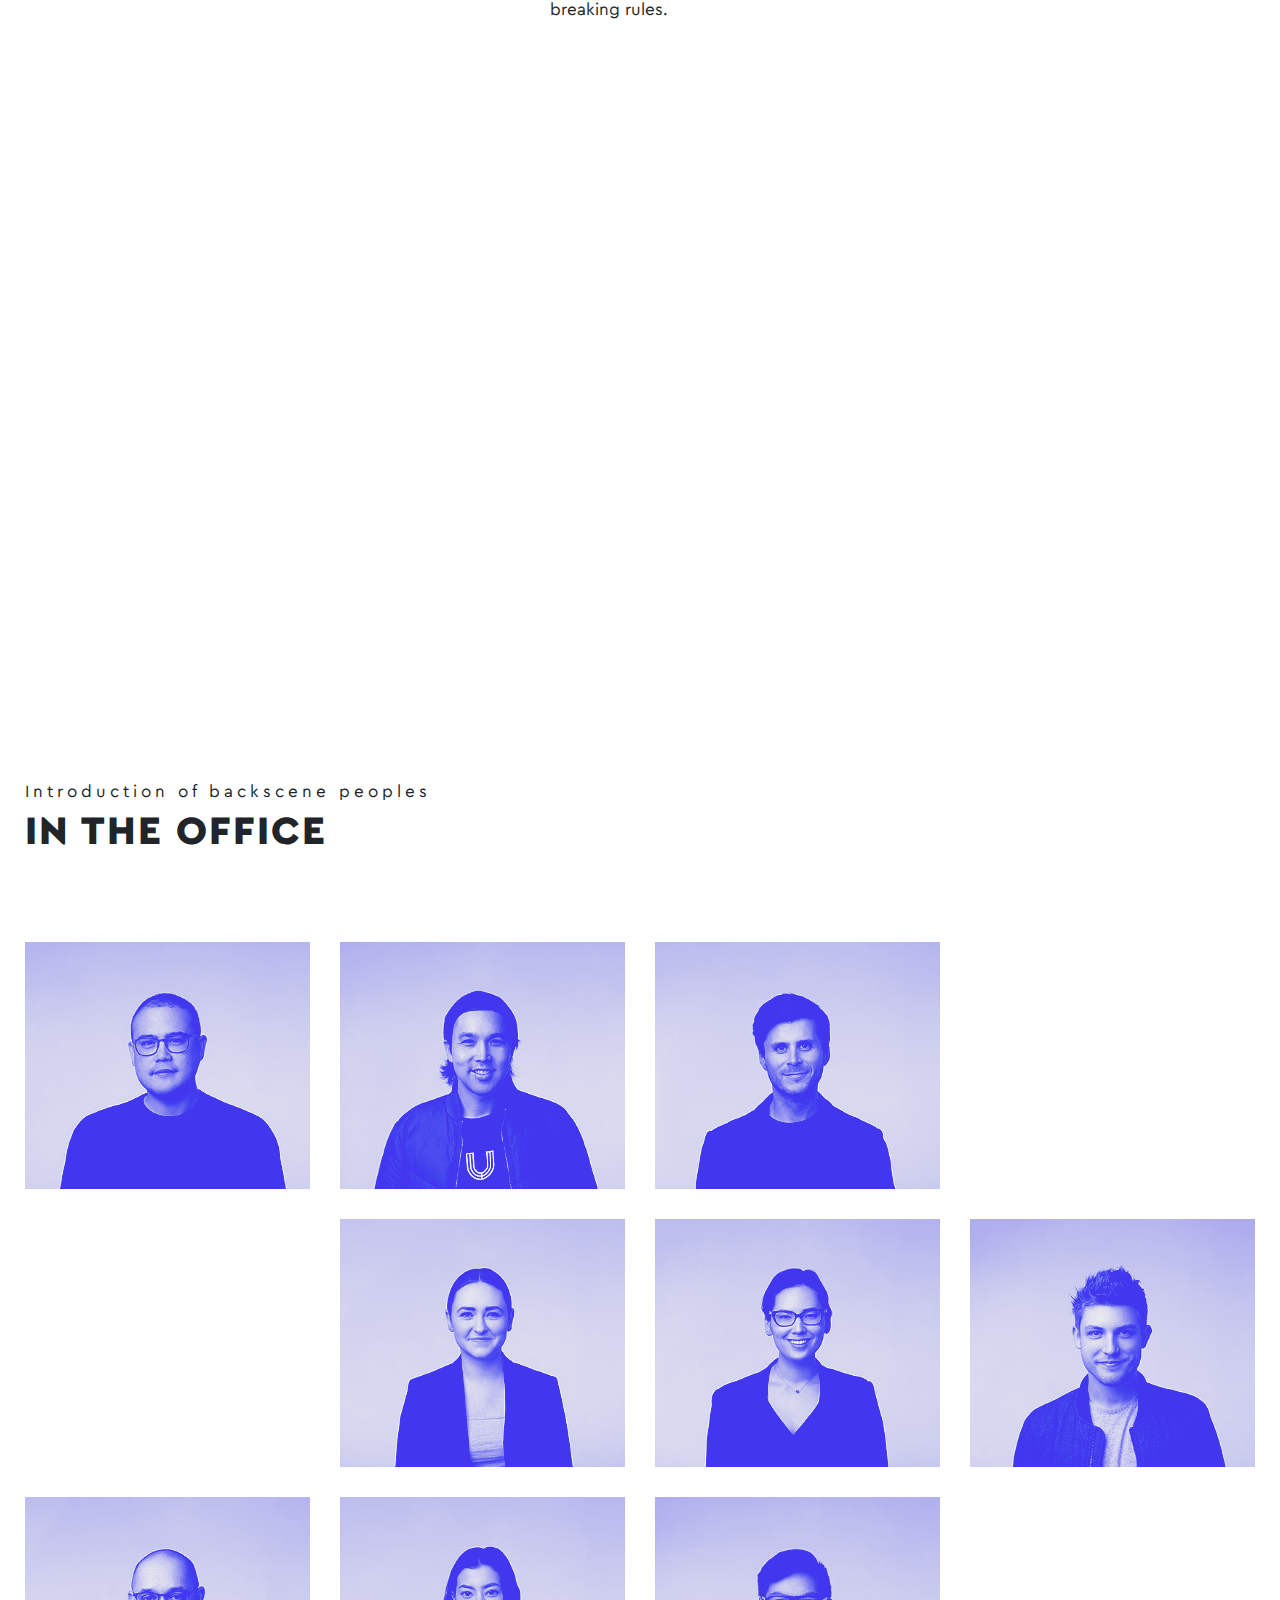
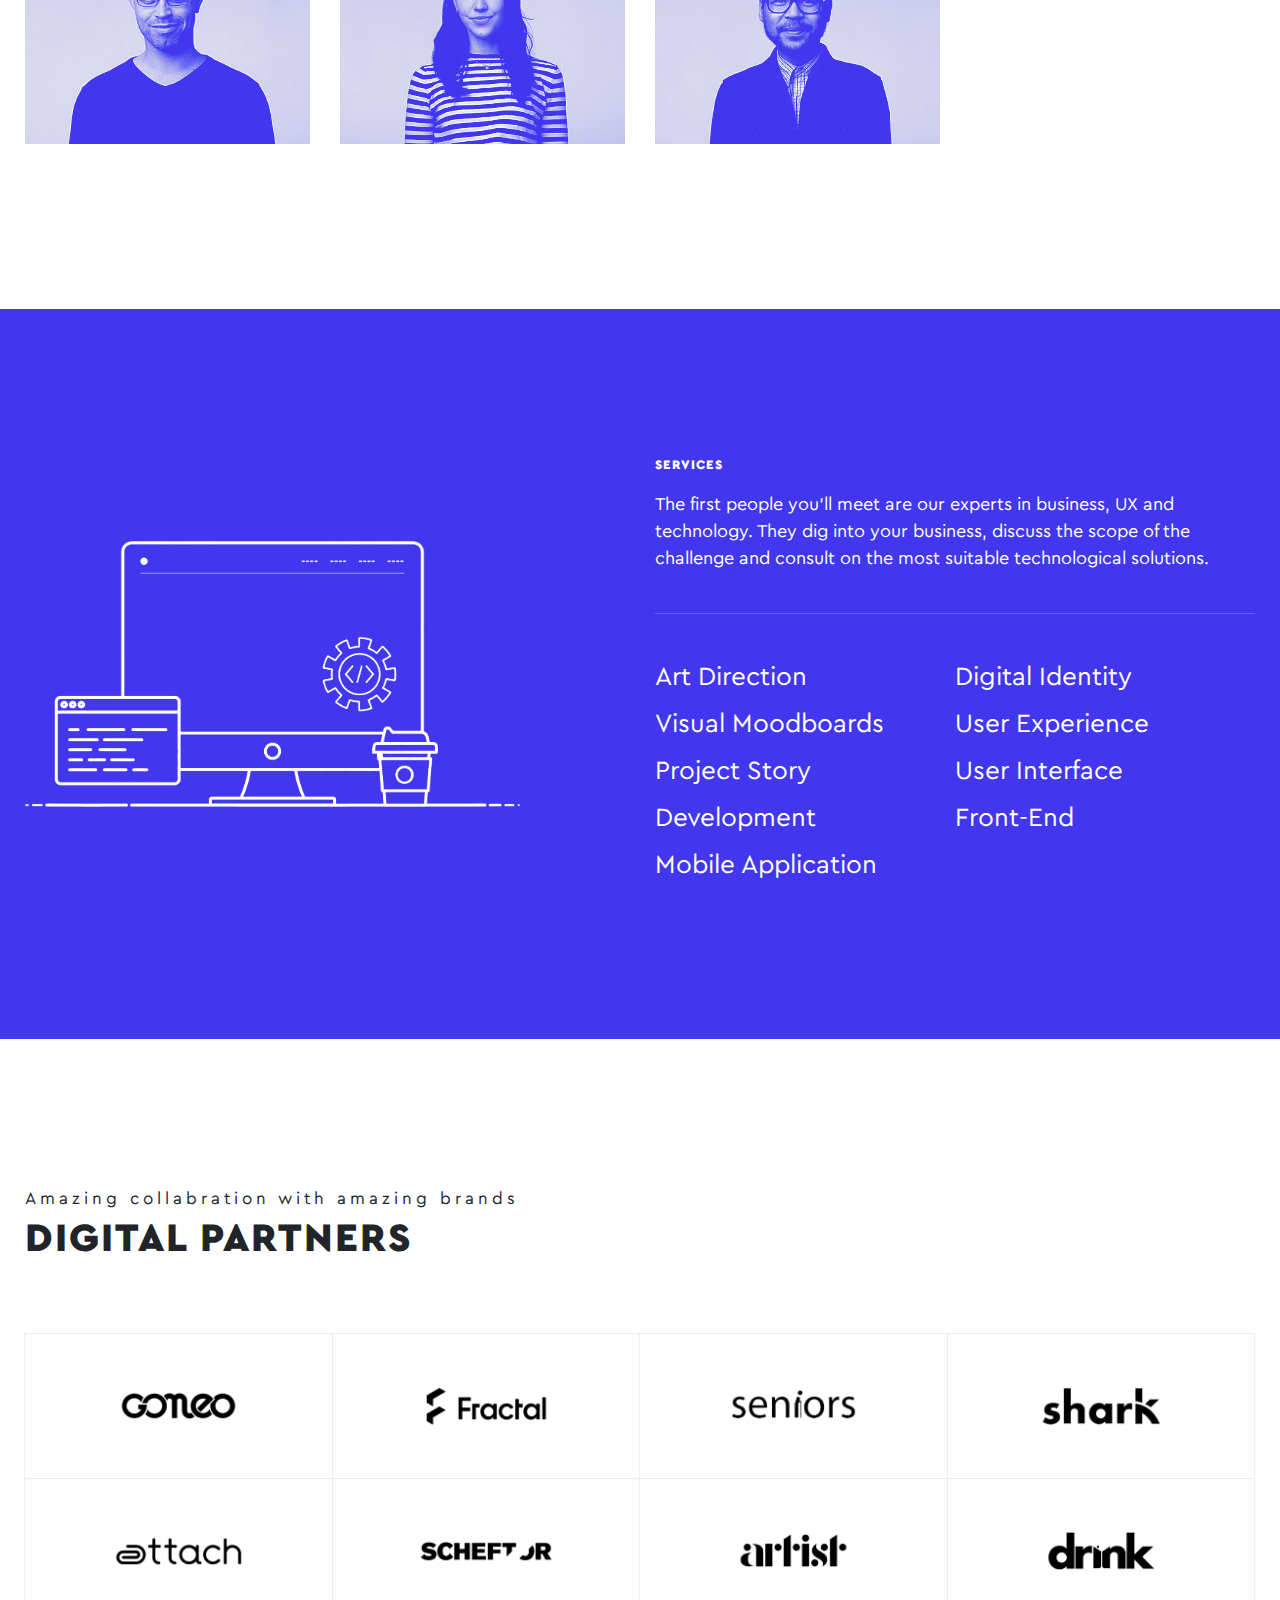
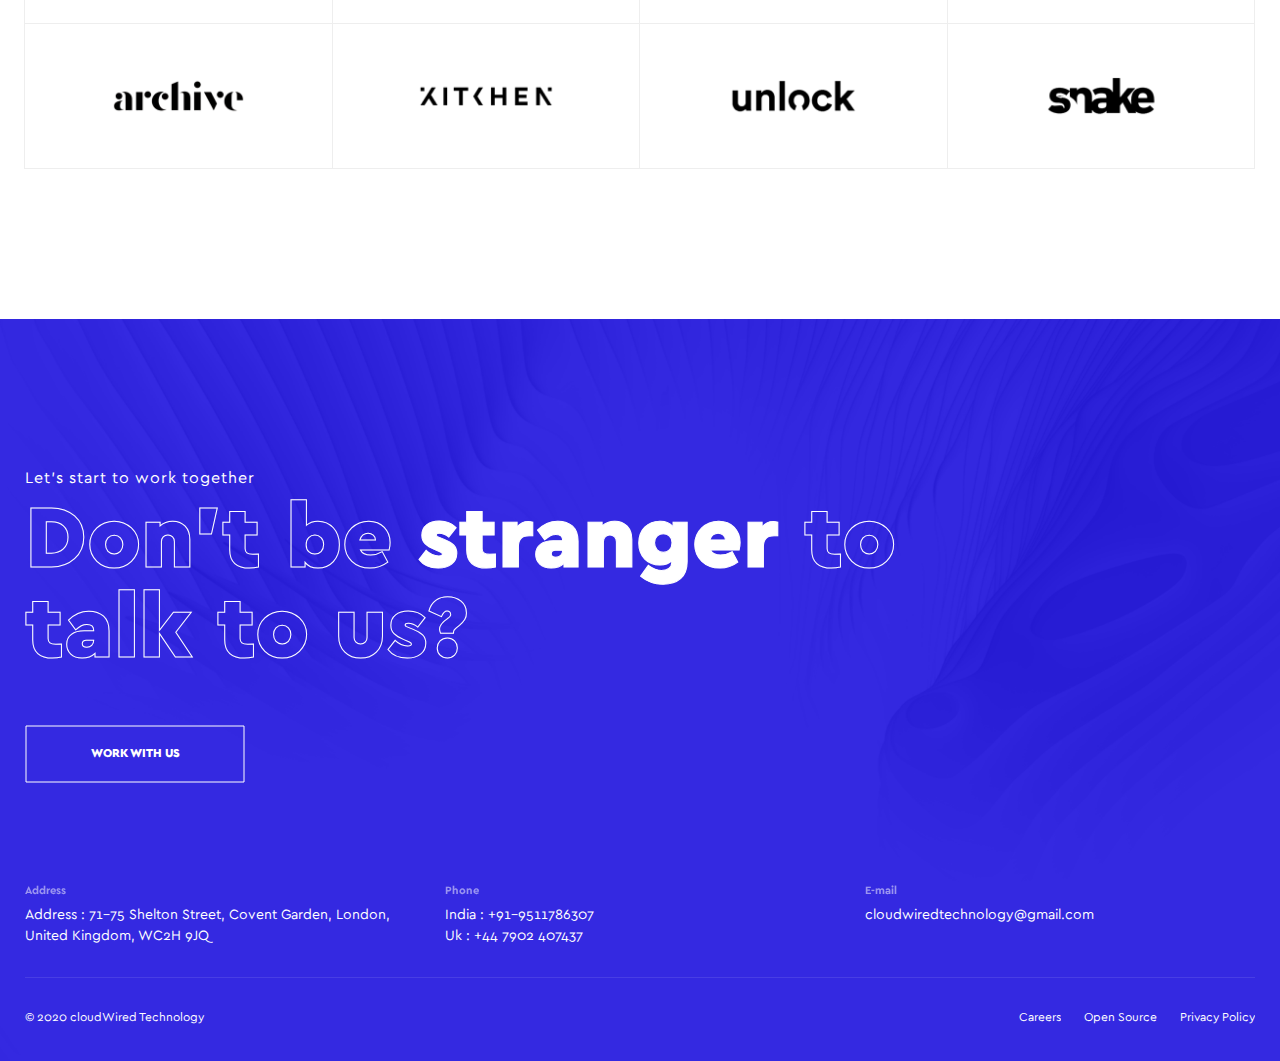
<file: annusa/studio.html>
<!doctype html>
<html lang="en">
<head>
<meta charset="utf-8">
<meta name="viewport" content="width=device-width, initial-scale=1, shrink-to-fit=no">
<meta name="format-detection" content="telephone=no">
<meta name="theme-color" content="#4237ef"/>
<meta name="HandheldFriendly" content="true" />
<title>cloudWired Technology</title>
<meta name="author" content="Themezinho">
<meta name="description" content="cloudWired Technology">
<meta name="keywords" content="creative, works, showcase, portfolio, highlight, projects, modern, agency, digital, studio, css, animation, transition, freelancers">

<!-- SOCIAL MEDIA META -->
<meta property="og:description" content="cloudWired Technology">
<meta property="og:image" content="http://www.themezinho.net/annusa/preview.png">
<meta property="og:site_name" content="annusa">
<meta property="og:title" content="annusa">
<meta property="og:type" content="website">
<meta property="og:url" content="http://www.themezinho.net/annusa">

<!-- TWITTER META -->
<meta name="twitter:card" content="summary">
<meta name="twitter:site" content="@annusa">
<meta name="twitter:creator" content="@annusa">
<meta name="twitter:title" content="annusa">
<meta name="twitter:description" content="cloudWired Technology">
<meta name="twitter:image" content="http://www.themezinho.net/annusa/preview.png">

<!-- FAVICON FILES -->
<link href="ico/apple-touch-icon-180-precomposed.png" rel="apple-touch-icon" sizes="180x180">
<link href="ico/apple-touch-icon-152-precomposed.png" rel="apple-touch-icon" sizes="152x152">
<link href="ico/apple-touch-icon-144-precomposed.png" rel="apple-touch-icon" sizes="144x144">
<link href="ico/apple-touch-icon-114-precomposed.png" rel="apple-touch-icon" sizes="114x114">
<link href="ico/apple-touch-icon-72-precomposed.png" rel="apple-touch-icon" sizes="72x72">
<link href="ico/apple-touch-icon-57-precomposed.png" rel="apple-touch-icon">
<link href="ico/favicon.png" rel="shortcut icon">

<!-- CSS FILES -->
<link rel="stylesheet" href="css/fontawesome.min.css">
<link rel="stylesheet" href="css/bundle.min.css">
<link rel="stylesheet" href="css/bootstrap.min.css">
<link rel="stylesheet" href="css/style.css">
</head>
<body>
<div class="cursor js-cursor"></div>
<!-- end cursor -->
<div class="preloader" id="preloader"> <span></span> <span></span> <span></span> <span></span>
  <div class="inner">
    <canvas class="progress-bar" id="progress-bar" width="400" height="400"></canvas>
    <img src="images/logo.png" srcset="images/logo.png" style="height: 60px" alt="Image"> </div>
  <!-- end inner --> 
</div>
<!-- end preloder -->
<div class="page-transition"> <span></span> <span></span> <span></span> <span></span> </div>
<!-- end page-transition -->
<div class="site-navigation">
  <ul>
    <li class="dropdown"><span>+</span><b><a href="index.html" data-text="Home">Home</a></b>
      <ul>
        <li><a href="index-kinetic-slider.html">Kinetic Slider</a></li>
        <li><a href="index-video-bg.html">Video Background</a></li>
      </ul>
    </li>
    <li><b><a href="studio.html" data-text="Studio">Studio</a></b></li>
    <li><b><a href="cases.html" data-text="Cases">Cases</a></b></li>
    <li><b><a href="blog.html" data-text="Blog">Blog</a></b></li>
    <li><b><a href="hello.html" data-text="Hello">Hello</a></b></li>
  </ul>
</div>
<!-- edn site-navigation -->
<nav class="navbar">
  <div class="logo"> <a href="index.html"><img src="images/logo.png" srcset="images/logo.png" alt="Image"> </a> </div>
  <!-- end logo -->
  <ul class="languages">
    <li><a href="#" data-text="Eng">Eng</a></li>
    <li><a href="#" data-text="Rus">Rus</a></li>
  </ul>
  <!-- end languages --> 
  <span class="menu-text">Navigation</span>
  <div class="sandwich-menu">
    <div class="sandwich">
      <div class="sand"> <span></span> <span></span> </div>
      <!-- end sand -->
      <div class="closed"> <span></span> <span></span> </div>
      <!-- end closed --> 
    </div>
    <!-- end sandwich -->
  </div>
  <!-- end sandwich-menu --> 
</nav>
<!-- end navbar -->
<header class="page-header">
  <div class="video-bg">
    <video src="https://themezinho.net/annusa/videos/video01.mp4" autoplay muted playsinline loop></video>
  </div>
  <!-- end video-bg -->
  <div class="container">
    <div class="row">
      <div class="col-12">
        <h1>Studio</h1>
        <p>Creative ideas are wisely melted together to make artwork that stands out.</p>
      </div>
      <!-- end col-12 --> 
    </div>
    <!-- end row --> 
  </div>
  <!-- end container -->
  <div class="bottom-bar">
    <div class="sound">
      <div class="equalizer"> <span></span> <span></span> <span></span> <span></span> </div>
      <!-- end equalizer --> 
      <b>Sound on</b> </div>
    <!-- end sound -->
    <div class="scroll-down"><a href="#" data-text="Scroll Down">Scroll Down</a></div>
    <!-- end scroll-down --> 
  </div>
  <!-- end bottom-bar -->
  <aside class="left-side">
    <div class="social-links">
      <ul>
        <li><a href="#" data-text="github">github</a></li>
        <li><a href="#" data-text="behance">behance</a></li>
        <li><a href="#" data-text="behance">behance</a></li>
      </ul>
    </div>
    <!-- end social-links --> 
  </aside>
  <!-- end left-side -->
  <aside class="right-side"> <a href="#" data-text="admin @ Cloudwiredtechnology.com">admin @ Cloudwiredtechnology.com</a> </aside>
  <!-- end right-side --> 
</header>
<!-- end page-header -->
<section class="content-section">
  <div class="container">
    <div class="row">
      <div class="col-12">
        <div class="section-title">
          <h6>Like to produce mind craft elements</h6>
          <h2>Approaching</h2>
        </div>
        <!-- end section-title --> 
      </div>
      <!-- end col-12 -->
      <div class="col-lg-3">
        <div class="icon-content-block">
          <figure><img src="images/icon01.png" alt="Image">
            <figcaption>
              <h5>Research</h5>
              <p>Research is everything. It’s the foundation for your success. It’s do or die.</p>
            </figcaption>
          </figure>
        </div>
        <!-- end icon-content-block --> 
      </div>
      <!-- end col-3 -->
      <div class="col-lg-3">
        <div class="icon-content-block">
          <figure><img src="images/icon02.png" alt="Image">
            <figcaption>
              <h5>Web Sites</h5>
              <p>We apply research to give your customers what they actually want.</p>
            </figcaption>
          </figure>
        </div>
        <!-- end icon-content-block --> 
      </div>
      <!-- end col-3 -->
      <div class="col-lg-3">
        <div class="icon-content-block">
          <figure><img src="images/icon03.png" alt="Image">
            <figcaption>
              <h5>Back-End</h5>
              <p>We have creativity, and experience to solve any problem and deliver results.</p>
            </figcaption>
          </figure>
        </div>
        <!-- end icon-content-block --> 
      </div>
      <!-- end col-3 -->
      <div class="col-lg-3"></div>
      <!-- end col-3 -->
      <div class="col-lg-3"></div>
      <!-- end col-3 -->
      <div class="col-lg-3">
        <div class="icon-content-block">
          <figure><img src="images/icon04.png" alt="Image">
            <figcaption>
              <h5>Front-End</h5>
              <p>We apply research to give your customers what they actually want.</p>
            </figcaption>
          </figure>
        </div>
        <!-- end icon-content-block --> 
      </div>
      <!-- end col-3 -->
      <div class="col-lg-3">
        <div class="icon-content-block">
          <figure><img src="images/icon05.png" alt="Image">
            <figcaption>
              <h5>Print</h5>
              <p>We have creativity, and experience to solve any problem and deliver results.</p>
            </figcaption>
          </figure>
        </div>
        <!-- end icon-content-block --> 
      </div>
      <!-- end col-3 -->
      <div class="col-lg-3">
        <div class="icon-content-block">
          <figure><img src="images/icon06.png" alt="Image">
            <figcaption>
              <h5>Marketting</h5>
              <p>Marketting is everything. It’s the foundation for your success. It’s do or die.</p>
            </figcaption>
          </figure>
        </div>
        <!-- end icon-content-block --> 
      </div>
      <!-- end col-3 --> 
    </div>
    <!-- end row --> 
  </div>
  <!-- end container --> 
</section>
<!-- end content-section -->
<section class="content-section no-spacing">
  <div class="container">
    <div class="row no-gutters masonry">
      <div class="col-lg-6 masonry-grid">
        <figure class="masonry-gallery"> <img src="images/studio01.jpg" alt="Image">
          <figcaption> <small>MORE THAN 10+ YEARS</small>
            <h4>EXPERIENCE</h4>
          </figcaption>
        </figure>
      </div>
      <!-- end col-6 -->
      <div class="col-lg-6 masonry-grid">
        <figure class="masonry-gallery"> <img src="images/studio02.jpg" alt="Image">
          <figcaption> <small>EACH PROJECT WE FEEL</small>
            <h4>DEDICATION</h4>
          </figcaption>
        </figure>
      </div>
      <!-- end col-6 -->
      <div class="col-lg-6 masonry-grid">
        <figure class="masonry-gallery"> <img src="images/studio03.jpg" alt="Image">
          <figcaption> <small>AT OFFICE EVERYDAY</small>
            <h4>HARDWORK</h4>
          </figcaption>
        </figure>
      </div>
      <!-- end col-6 --> 
    </div>
    <!-- end row --> 
  </div>
  <!-- end container --> 
</section>
<!-- end content-section -->
<section class="content-section top-50-spacing">
  <div class="container">
    <div class="row">
      <div class="col-12">
        <div class="section-title">
          <h6>Introduction of  user interface designes</h6>
          <h2>Digital Bakery</h2>
        </div>
        <!-- end section-title --> 
      </div>
      <!-- end col-12 -->
      <div class="col-lg-5">
		  <div class="text-content-block">
        <p> The history of Western architecture can teach us a lot about the <u>evolution</u> of web design. As forms of art, both are defined by several factors within these constraints, both have progressed along remarkably.</p>
        <br>
        <div class="custom-link"><a href="#" data-text="SEE JOB OPPORTUNITIES">SEE JOB OPPORTUNITIES</a></div>
        <!-- end custom-link --> 
			  </div>
		  <!-- end text-content-block -->
      </div>
      <!-- end col-5 -->
      <div class="col-lg-7">
        <div class="row inner">
          <div class="col-lg-6">
			   <div class="text-content-block">
            <p> CSS and Flash were the stained glass of <strong>web design</strong>. With the fundamentals in place, we began pushing materials beyond the limits of what seemed possible. Gothic architecture transformed stone into gravity-defying spectacles that took your breath away. And though it’s hard to remember now, those early Flash and CSS sites amazed us just as pixels. </p>
            <p>People started publishing treatises with the new rules, and it all got a little more meta. Being so logical and precise is fun for only so long. <u>Eventually</u> we’ll just start breaking rules.</p>
			  </div>
		  <!-- end text-content-block -->
          </div>
          <!-- end col-6 -->
          <div class="col-lg-6">
			   <div class="text-content-block">
            <p> This is where we are today. It’s uncanny how similar the recent “flat design” movement is to the Renaissance. Renaissance architecture called for a return to Classical logic. Simple geometric forms replaced ornate complexity. Designs became cleaner. </p>
			  </div>
		  <!-- end text-content-block -->
          </div>
          <!-- end col-6 --> 
        </div>
        <!-- end row inner --> 
      </div>
      <!-- end col-7 --> 
    </div>
    <!-- end row --> 
  </div>
  <!-- end container --> 
</section>
<!-- end content-section -->
<section class="content-section bg-image-fixed" data-background="images/awards-bg.jpg">
  <div class="container">
    <div class="row justify-content-center">
      <div class="col-lg-2">
		  <div class="awards">
		  <span class="odometer" data-count="8" data-status="yes">0</span><span class="char">x</span>
        <h4>Site of day</h4>
        <figure> <img src="images/logo-cssda.png" alt="Image"> </figure>
		  </div>
		  <!-- end awards -->
      </div>
      <!-- end col-2 -->
      <div class="col-lg-2">
		  <div class="awards">
		  <span class="odometer" data-count="13" data-status="yes">0</span><span class="char">x</span>
        <h4>Honorable Mentions</h4>
        <figure> <img src="images/logo-awwwards.png" alt="Image"> </figure>
		  </div>
		  <!-- end awards -->
      </div>
      <!-- end col-2 -->
      <div class="col-lg-2">
		  <div class="awards">
		  <span class="odometer" data-count="5" data-status="yes">0</span><span class="char">x</span>
        <h4>Site of month</h4>
        <figure> <img src="images/logo-fwa.png" alt="Image"> </figure>
		  </div>
		  <!-- end awards -->
      </div>
      <!-- end col-2 --> 
    </div>
    <!-- end row --> 
  </div>
  <!-- end container --> 
</section>
<!-- end content-section -->
<section class="content-section">
  <div class="container">
    <div class="row">
      <div class="col-12">
        <div class="section-title">
          <h6>Introduction of  backscene peoples</h6>
          <h2>In the Office</h2>
        </div>
        <!-- end section-title --> 
      </div>
      <!-- end col-12 -->
      <div class="col-lg-3 col-md-6">
        <figure class="team"> <img src="images/team01.jpg" alt="Image">
          <figcaption>
            <h5>Dasha Koronova</h5>
            <small>Product Designer</small>
            <ul>
              <li><a href="#"><i class="fab fa-github"></i></a></li>
              <li><a href="#"><i class="fab fa-slack"></i></a></li>
              <li><a href="#"><i class="fab fa-medium-m"></i></a></li>
              <li><a href="#"><i class="fab fa-linkedin-in"></i></a></li>
              <li><a href="#"><i class="fab fa-behance"></i></a></li>
            </ul>
          </figcaption>
        </figure>
      </div>
      <!-- end col-3 -->
      <div class="col-lg-3 col-md-6">
        <figure class="team"> <img src="images/team02.jpg" alt="Image">
          <figcaption>
            <h5>Dasha Koronova</h5>
            <small>Product Designer</small>
            <ul>
              <li><a href="#"><i class="fab fa-github"></i></a></li>
              <li><a href="#"><i class="fab fa-slack"></i></a></li>
              <li><a href="#"><i class="fab fa-medium-m"></i></a></li>
              <li><a href="#"><i class="fab fa-linkedin-in"></i></a></li>
              <li><a href="#"><i class="fab fa-behance"></i></a></li>
            </ul>
          </figcaption>
        </figure>
      </div>
      <!-- end col-3 -->
      <div class="col-lg-3 col-md-6">
        <figure class="team"> <img src="images/team03.jpg" alt="Image">
          <figcaption>
            <h5>Dasha Koronova</h5>
            <small>Product Designer</small>
            <ul>
              <li><a href="#"><i class="fab fa-github"></i></a></li>
              <li><a href="#"><i class="fab fa-slack"></i></a></li>
              <li><a href="#"><i class="fab fa-medium-m"></i></a></li>
              <li><a href="#"><i class="fab fa-linkedin-in"></i></a></li>
              <li><a href="#"><i class="fab fa-behance"></i></a></li>
            </ul>
          </figcaption>
        </figure>
      </div>
      <!-- end col-3 -->
      <div class="col-lg-3 hide-mobile"></div>
      <!-- end col-3 -->
      <div class="col-lg-3 hide-mobile"></div>
      <!-- end col-3 -->
      <div class="col-lg-3 col-md-6">
        <figure class="team"> <img src="images/team04.jpg" alt="Image">
          <figcaption>
            <h5>Dasha Koronova</h5>
            <small>Product Designer</small>
            <ul>
              <li><a href="#"><i class="fab fa-github"></i></a></li>
              <li><a href="#"><i class="fab fa-slack"></i></a></li>
              <li><a href="#"><i class="fab fa-medium-m"></i></a></li>
              <li><a href="#"><i class="fab fa-linkedin-in"></i></a></li>
              <li><a href="#"><i class="fab fa-behance"></i></a></li>
            </ul>
          </figcaption>
        </figure>
      </div>
      <!-- end col-3 -->
      <div class="col-lg-3 col-md-6">
        <figure class="team"> <img src="images/team05.jpg" alt="Image">
          <figcaption>
            <h5>Dasha Koronova</h5>
            <small>Product Designer</small>
            <ul>
              <li><a href="#"><i class="fab fa-github"></i></a></li>
              <li><a href="#"><i class="fab fa-slack"></i></a></li>
              <li><a href="#"><i class="fab fa-medium-m"></i></a></li>
              <li><a href="#"><i class="fab fa-linkedin-in"></i></a></li>
              <li><a href="#"><i class="fab fa-behance"></i></a></li>
            </ul>
          </figcaption>
        </figure>
      </div>
      <!-- end col-3 -->
      <div class="col-lg-3 col-md-6">
        <figure class="team"> <img src="images/team06.jpg" alt="Image">
          <figcaption>
            <h5>Dasha Koronova</h5>
            <small>Product Designer</small>
            <ul>
              <li><a href="#"><i class="fab fa-github"></i></a></li>
              <li><a href="#"><i class="fab fa-slack"></i></a></li>
              <li><a href="#"><i class="fab fa-medium-m"></i></a></li>
              <li><a href="#"><i class="fab fa-linkedin-in"></i></a></li>
              <li><a href="#"><i class="fab fa-behance"></i></a></li>
            </ul>
          </figcaption>
        </figure>
      </div>
      <!-- end col-3 -->
      <div class="col-lg-3 col-md-6">
        <figure class="team"> <img src="images/team07.jpg" alt="Image">
          <figcaption>
            <h5>Dasha Koronova</h5>
            <small>Product Designer</small>
            <ul>
              <li><a href="#"><i class="fab fa-github"></i></a></li>
              <li><a href="#"><i class="fab fa-slack"></i></a></li>
              <li><a href="#"><i class="fab fa-medium-m"></i></a></li>
              <li><a href="#"><i class="fab fa-linkedin-in"></i></a></li>
              <li><a href="#"><i class="fab fa-behance"></i></a></li>
            </ul>
          </figcaption>
        </figure>
      </div>
      <!-- end col-3 -->
      <div class="col-lg-3 col-md-6">
        <figure class="team"> <img src="images/team08.jpg" alt="Image">
          <figcaption>
            <h5>Dasha Koronova</h5>
            <small>Product Designer</small>
            <ul>
              <li><a href="#"><i class="fab fa-github"></i></a></li>
              <li><a href="#"><i class="fab fa-slack"></i></a></li>
              <li><a href="#"><i class="fab fa-medium-m"></i></a></li>
              <li><a href="#"><i class="fab fa-linkedin-in"></i></a></li>
              <li><a href="#"><i class="fab fa-behance"></i></a></li>
            </ul>
          </figcaption>
        </figure>
      </div>
      <!-- end col-3 -->
      <div class="col-lg-3 col-md-6">
        <figure class="team"> <img src="images/team09.jpg" alt="Image">
          <figcaption>
            <h5>Dasha Koronova</h5>
            <small>Product Designer</small>
            <ul>
              <li><a href="#"><i class="fab fa-github"></i></a></li>
              <li><a href="#"><i class="fab fa-slack"></i></a></li>
              <li><a href="#"><i class="fab fa-medium-m"></i></a></li>
              <li><a href="#"><i class="fab fa-linkedin-in"></i></a></li>
              <li><a href="#"><i class="fab fa-behance"></i></a></li>
            </ul>
          </figcaption>
        </figure>
      </div>
      <!-- end col-3 --> 
    </div>
    <!-- end row --> 
  </div>
  <!-- end container --> 
</section>
<!-- end content-section -->
<section class="content-section services bg-color-main">
  <div class="container">
    <div class="row align-items-center">
      <div class="col-lg-5">
        <figure class="services-image"> <img src="images/studio-vector01.png" alt="Image"> </figure>
      </div>
      <!-- end col-5 -->
      <div class="col-lg-1"></div>
      <!-- end col-1 -->
      <div class="col-lg-6">
		  <div class="services-content">
        <h5>Services</h5>
        <p>The first people you’ll meet are our experts in business, UX and technology. They dig into your business, discuss the scope of the challenge and consult on the most suitable technological solutions.</p>
        <ul>
          <li>Art Direction</li>
          <li>Digital Identity</li>
          <li>Visual Moodboards</li>
          <li>User Experience</li>
          <li>Project Story</li>
          <li>User Interface</li>
          <li>Development</li>
          <li>Front-End</li>
          <li>Mobile Application</li>
        </ul>
			  </div>
		  <!-- end services-content -->
      </div>
      <!-- end col-6 --> 
    </div>
    <!-- end row --> 
  </div>
  <!-- end container --> 
</section>
<!-- end content-section -->
<section class="content-section">
  <div class="container">
    <div class="row no-gutters">
      <div class="col-12">
        <div class="section-title">
          <h6>Amazing collabration with amazing brands</h6>
          <h2>Digital Partners</h2>
        </div>
        <!-- end section-title --> 
      </div>
      <!-- end col-12 -->
      <div class="col-lg-3 col-md-4 col-6">
        <figure class="clients"><img src="images/logo01.png" alt="Image">
          <figcaption><a href="#">www.comeo.co.uk</a></figcaption>
        </figure>
      </div>
      <!-- end col-3 -->
      <div class="col-lg-3 col-md-4 col-6">
        <figure class="clients"><img src="images/logo02.png" alt="Image">
          <figcaption><a href="#">www.comeo.co.uk</a></figcaption>
        </figure>
      </div>
      <!-- end col-3 -->
      <div class="col-lg-3 col-md-4 col-6">
        <figure class="clients"><img src="images/logo03.png" alt="Image">
          <figcaption><a href="#">www.comeo.co.uk</a></figcaption>
        </figure>
      </div>
      <!-- end col-3 -->
      <div class="col-lg-3 col-md-4 col-6">
        <figure class="clients"><img src="images/logo04.png" alt="Image">
          <figcaption><a href="#">www.comeo.co.uk</a></figcaption>
        </figure>
      </div>
      <!-- end col-3 -->
      <div class="col-lg-3 col-md-4 col-6">
        <figure class="clients"><img src="images/logo05.png" alt="Image">
          <figcaption><a href="#">www.comeo.co.uk</a></figcaption>
        </figure>
      </div>
      <!-- end col-3 -->
      <div class="col-lg-3 col-md-4 col-6">
        <figure class="clients"><img src="images/logo06.png" alt="Image">
          <figcaption><a href="#">www.comeo.co.uk</a></figcaption>
        </figure>
      </div>
      <!-- end col-3 -->
      <div class="col-lg-3 col-md-4 col-6">
        <figure class="clients"><img src="images/logo07.png" alt="Image">
          <figcaption><a href="#">www.comeo.co.uk</a></figcaption>
        </figure>
      </div>
      <!-- end col-3 -->
      <div class="col-lg-3 col-md-4 col-6">
        <figure class="clients"><img src="images/logo08.png" alt="Image">
          <figcaption><a href="#">www.comeo.co.uk</a></figcaption>
        </figure>
      </div>
      <!-- end col-3 -->
      <div class="col-lg-3 col-md-4 col-6">
        <figure class="clients"><img src="images/logo09.png" alt="Image">
          <figcaption><a href="#">www.comeo.co.uk</a></figcaption>
        </figure>
      </div>
      <!-- end col-3 -->
      <div class="col-lg-3 col-md-4 col-6">
        <figure class="clients"><img src="images/logo10.png" alt="Image">
          <figcaption><a href="#">www.comeo.co.uk</a></figcaption>
        </figure>
      </div>
      <!-- end col-3 -->
      <div class="col-lg-3 col-md-4 col-6">
        <figure class="clients"><img src="images/logo11.png" alt="Image">
          <figcaption><a href="#">www.comeo.co.uk</a></figcaption>
        </figure>
      </div>
      <!-- end col-3 -->
      <div class="col-lg-3 col-md-4 col-6">
        <figure class="clients"><img src="images/logo12.png" alt="Image">
          <figcaption><a href="#">www.comeo.co.uk</a></figcaption>
        </figure>
      </div>
      <!-- end col-3 --> 
    </div>
    <!-- end row --> 
  </div>
  <!-- end container --> 
</section>
<!-- end content-section -->
<footer class="footer">
  <div class="container">
    <div class="row">
      <div class="col-lg-10">
        <div class="work-with-us">
          <h6>Let's start to work together</h6>
          <h2>Don't be <span>stranger</span> to talk to us?</h2>
          <a href="hello.html" class="custom-btn">
          <svg>
            <rect width="218" height="56" x="1" y="1" rx="0" fill="none" stroke="#ffffff"></rect>
          </svg>
          <span>WORK WITH US</span> </a> </div>
        <!-- end work-with-us --> 
      </div>
      <!-- end col-10 -->
      <div class="col-lg-4">
        <address>
        <small>Address</small>
        <p>Address : 71-75 Shelton Street, Covent Garden, 
          London, United Kingdom, WC2H 9JQ</p>
        </address>
      </div>
      <!-- end col-4 -->
      <div class="col-lg-4 col-md-6">
        <address>
        <small>Phone</small>
        <p>India : +91-9511786307</p>
        <p>Uk : +44 7902 407437</p>
        </address>
      </div>
      <!-- end col-4 -->
      <div class="col-lg-4 col-md-6">
        <address>
        <small>E-mail</small>
        <p><a href="#" data-text="cloudwiredtechnology@gmail.com">cloudwiredtechnology@gmail.com</a></p>
        </address>
      </div>
      <!-- end col-4 -->
      <div class="col-12"> </div>
      <!-- end col-12 -->
      <div class="col-12">
        <div class="footer-bottom"> <span>© 2020 cloudWired Technology</span>
          <ul class="footer-menu">
            <li><a href="#" data-text="Careers">Careers</a></li>
            <li><a href="#" data-text="Open Source">Open Source</a></li>
            <li><a href="#" data-text="Privacy Policy">Privacy Policy</a></li>
          </ul>
        </div>
        <!-- end footer-bottom --> 
      </div>
      <!-- end col-12 --> 
    </div>
    <!-- end row --> 
  </div>
  <!-- end container --> 
</footer>
<!-- end footer --> 

<!-- JS FILES --> 
<script src="js/jquery.min.js"></script> 
<script src="js/bootstrap.min.js"></script> 
<script src="js/bundle.js"></script> 
<script src="js/scripts.js"></script>
</body>
</html>
</file>
<file: annusa/css/style.css>
@charset "UTF-8";
/*

@Author: themezinho
@URL: http://www.themezinho.net

This file contains the styling for the actual theme, this
is the file you need to edit to change the look of the
theme.


	// Table of contents //

		01. CUSTOM FONTS
		02.	BODY
		03.	LINKS
		04.	HTML TAGS
		05.	SPACING
		06.	FORM ELEMENTS
		07.	CUSTOM CONTAINER
		08.	SECTIONS
		09.	CONTENT SECTION
		10.	SECTION TITLE
		11.	ODOMETER
		12.	PAGINATION
		13.	CUSTOM LINK
		14.	CUSTOM BUTTON
		15.	SANDWICH
		16.	EQUALIZER
		17.	PRE ELEMENTS
		18.	PAGE LOADED
		19.	CUSTOM CURSOR
		20.	PRELOADER
		21.	PAGE TRANSITION
		22.	SITE NAVIGATION
		23.	DISPLAY NAV
		24.	NAVBAR
		25.	BOTTOM BAR
		26.	LEFT SIDE
		27.	RIGHT SIDE
		28.	SLIDER
		29.	KINETIC SLIDER
		30.	VIDEO BG
		31.	PAGE HEADER
		32.	ICON CONTENT LIST BLOCK
		33.	SIDE IMAGE CONTENT 
		34.	RECENT NEWS
		35.	ICON CONTENT BLOCK
		36.	MASONRY GALLERY
		37.	TEXT CONTENT BLOCK
		38.	AWARDS
		39.	TEAM
		40.	SERVICES
		41.	CLIENTS
		42.	WORKS
		43.	BLOG POST
		44.	BLOG SIDEBAR
		45.	CONTACT
		46.	CONTACT FORM
		47.	FOOTER
		48.	RESPONSIVE MEDIUM  
		49.	RESPONSIVE TABLET  
		50.	RESPONSIVE MOBILE


*/
/* FONTS */
@font-face {
  font-family: "Cera-GR";
  src: url("../fonts/cera-gr.eot");
  src: local("☺"), url("../fonts/cera-gr.woff") format("woff"), url("../fonts/cera-gr.ttf") format("truetype"), url("../fonts/cera-gr.svg") format("svg");
  font-weight: 400;
  font-style: normal;
}
@font-face {
  font-family: "Cera-GR";
  src: url("../fonts/cera-gr-bold.eot");
  src: local("☺"), url("../fonts/cera-gr-bold.woff") format("woff"), url("../fonts/cera-gr-bold.ttf") format("truetype"), url("../fonts/cera-gr-bold.svg") format("svg");
  font-weight: 600;
  font-style: normal;
}
@font-face {
  font-family: "Cera-GR";
  src: url("../fonts/cera-gr-black.eot");
  src: local("☺"), url("../fonts/cera-gr-black.woff") format("woff"), url("../fonts/cera-gr-black.ttf") format("truetype"), url("../fonts/cera-gr-black.svg") format("svg");
  font-weight: 800;
  font-style: normal;
}
/* BODY */
* {
  outline: none !important;
}

body {
  margin: 0;
  padding: 0;
  font-family: "Cera-GR", sans-serif;
  font-size: 14px;
}

/* LINKS */
a {
  color: #0e0e0e;
}

a:hover {
  text-decoration: underline;
  color: #0e0e0e;
}

a:focus {
  color: #0e0e0e;
  text-decoration: none;
}

/* HTML TAGS */
html {
  height: 100%;
}

img {
  max-width: 100%;
}

p {
  margin-bottom: 20px;
}
p:last-child {
  margin-bottom: 0;
}

/* SPACING */
.no-spacing {
  margin: 0 !important;
  padding: 0 !important;
}

.top-no-spacing {
  padding-top: 0 !important;
}

.top-50-spacing {
  padding-top: 50px !important;
}

/* FORM ELEMENTS */
input[type=text], input[type=email], input[type=password], input[type=search] {
  width: 440px;
  max-width: 100%;
  height: 60px;
  border: 1px solid #ccc;
  padding: 0 20px;
}

textarea {
  width: 540px;
  max-width: 100%;
  height: 160px;
  border: 1px solid #ccc;
  padding: 20px;
}

input[type=button], input[type=submit], button[type=button], button[type=submit] {
  height: 60px;
  background: #0e0e0e;
  color: #fff;
  font-size: 12px;
  font-weight: 800;
  letter-spacing: 1px;
  border: none;
  padding: 0 50px;
}

/* CUSTOM CONTAINER */
@media (min-width: 1170px) {
  .container {
    max-width: 1100px;
  }
}
@media (min-width: 1280px) {
  .container {
    max-width: 1260px;
  }
}
.container-fluid {
  padding: 0 100px;
}

/* SECTIONS */
main {
  width: 100%;
  display: flex;
  flex-wrap: wrap;
  position: relative;
  z-index: 1;
  overflow: hidden;
}

aside {
  display: block;
}

article {
  display: block;
}

/* CONTENT SECTION */
.content-section {
  width: 100%;
  display: flex;
  flex-wrap: wrap;
  padding: 150px 0;
  background: #fff;
}

.bg-color-dark {
  background: #0e0e0e !important;
}

.bg-color-main {
  background: #4237ef !important;
}

.bg-image-fixed {
  width: 100%;
  min-height: 450px;
  position: relative;
  background-size: cover;
  background-attachment: fixed;
}

/* SECTION TITLE */
.section-title {
  width: 100%;
  display: flex;
  flex-wrap: wrap;
  margin-bottom: 75px;
}
.section-title h6 {
  width: 100%;
  display: block;
  font-size: 17px;
  letter-spacing: 4px;
  margin-bottom: 10px;
}
.section-title h2 {
  width: 100%;
  display: block;
  font-size: 40px;
  font-weight: 800;
  line-height: 1;
  margin: 0;
  text-transform: uppercase;
  letter-spacing: 2px;
}
.section-title p {
  font-size: 17px;
  margin-top: 30px;
}

/* ODOMETER */
.odometer {
  line-height: 1;
  padding: 0;
}

.odometer.odometer-auto-theme, .odometer.odometer-theme-car {
  padding: 0 !important;
}

.odometer.odometer-auto-theme .odometer-digit {
  padding: 0 !important;
}

.odometer.odometer-auto-theme .odometer-digit .odometer-digit-inner {
  left: 0 !important;
}

.odometer.odometer-auto-theme .odometer-digit, .odometer.odometer-theme-car .odometer-digit {
  padding: 0;
}

.odometer.odometer-auto-theme .odometer-digit .odometer-digit-inner, .odometer.odometer-theme-car .odometer-digit .odometer-digit-inner {
  left: 0;
}

/* PAGINATION */
.pagination {
  width: 100%;
  display: flex;
  flex-wrap: wrap;
  margin: 0;
}
.pagination .page-item {
  display: inline-block;
}
.pagination .page-item .page-link {
  height: 60px;
  line-height: 60px;
  padding: 0 40px;
  border-radius: 0 !important;
  font-size: 12px;
  font-weight: 600;
  color: #0e0e0e;
  outline: none !important;
}
.pagination .page-item .page-link:focus {
  outline: none !important;
}

/* SPLITTING */
.splitting .word, .splitting .char {
  display: inline-block;
}

.splitting .char {
  position: relative;
}

.animated .char {
  display: inline-block;
  animation: texteffect 0.6s cubic-bezier(0.5, 0, 0.5, 1) both;
  -webkit-animation: texteffect 0.6s cubic-bezier(0.5, 0, 0.5, 1) both;
  animation-delay: calc(10ms * var(--char-index));
}

/* REVEAL EFFECT */
.reveal-effect {
  float: left;
  position: relative;
}

.reveal-effect > * {
  -webkit-animation-duration: 1s;
  animation-duration: 1s;
  -webkit-animation-fill-mode: forwards;
  animation-fill-mode: forwards;
  -webkit-animation-timing-function: cubic-bezier(0.785, 0.135, 0.15, 0.86);
  animation-timing-function: cubic-bezier(0.785, 0.135, 0.15, 0.86);
  position: relative;
}

.reveal-effect > * {
  -webkit-animation-fill-mode: forwards;
  animation-fill-mode: forwards;
}

.reveal-effect {
  -webkit-transition-property: -webkit-transform;
  transition-property: -webkit-transform;
  transition-property: transform;
  transition-property: transform, -webkit-transform;
}

.reveal-effect {
  -webkit-transition-duration: 1.2s;
  transition-duration: 1.2s;
  -webkit-transition-timing-function: cubic-bezier(0.25, 0.1, 0.25, 1);
  transition-timing-function: cubic-bezier(0.25, 0.1, 0.25, 1);
}

.reveal-effect.animated {
  -webkit-transform: translate(0, 0);
  transform: translate(0, 0);
}

.reveal-effect.animated * {
  -webkit-animation-name: show-img-1;
  animation-name: show-img-1;
}

.reveal-effect:after {
  -webkit-animation-fill-mode: forwards;
  animation-fill-mode: forwards;
  -webkit-animation-timing-function: cubic-bezier(0.785, 0.135, 0.15, 0.86);
  animation-timing-function: cubic-bezier(0.785, 0.135, 0.15, 0.86);
}

.reveal-effect:after {
  content: "";
  width: 100%;
  height: 100%;
  display: block;
  position: absolute;
  top: 0;
  left: 0;
}

.reveal-effect:after {
  -webkit-transform-origin: left top;
  transform-origin: left top;
  -webkit-transform: scale(0.05, 0);
  transform: scale(0.05, 0);
  -webkit-animation-duration: 1s;
  animation-duration: 1s;
  -webkit-animation-fill-mode: forwards;
  animation-fill-mode: forwards;
  -webkit-animation-timing-function: cubic-bezier(0.785, 0.135, 0.15, 0.86);
  animation-timing-function: cubic-bezier(0.785, 0.135, 0.15, 0.86);
}

.reveal-effect.masker:after {
  background-color: #0e0e0e;
}

.reveal-effect.animated:after {
  -webkit-animation-name: slide-bg-2;
  animation-name: slide-bg-2;
}

/* ANIMATIONS */
@keyframes texteffect {
  0% {
    transform: translateY(100%);
    opacity: 0;
  }
  100% {
    transform: translateY(0);
    opacity: 1;
  }
}
@-webkit-keyframes texteffect {
  0% {
    -webkit-transform: translateY(100%);
    opacity: 0;
  }
  100% {
    -webkit-transform: translateY(0);
    opacity: 1;
  }
}
@-moz-keyframes texteffect {
  0% {
    -moz-transform: translateY(100%);
    opacity: 0;
  }
  100% {
    -moz-transform: translateY(0);
    opacity: 1;
  }
}
@-webkit-keyframes show-img-1 {
  0%, 66.6% {
    visibility: hidden;
  }
  100%, 66.7% {
    visibility: visible;
  }
}
@keyframes show-img-1 {
  0%, 66.6% {
    visibility: hidden;
  }
  100%, 66.7% {
    visibility: visible;
  }
}
@-webkit-keyframes slide-bg-2 {
  33.3% {
    -webkit-transform-origin: left top;
    transform-origin: left top;
    -webkit-transform: scale(0.05, 1);
    transform: scale(0.05, 1);
  }
  66.6% {
    -webkit-transform-origin: left center;
    transform-origin: left center;
    -webkit-transform: scale(1, 1);
    transform: scale(1, 1);
  }
  66.7% {
    -webkit-transform-origin: right center;
    transform-origin: right center;
    -webkit-transform: scale(1, 1);
    transform: scale(1, 1);
  }
  100% {
    -webkit-transform-origin: right center;
    transform-origin: right center;
    -webkit-transform: scale(0, 1);
    transform: scale(0, 1);
  }
}
@keyframes slide-bg-2 {
  33.3% {
    -webkit-transform-origin: left top;
    transform-origin: left top;
    -webkit-transform: scale(0.05, 1);
    transform: scale(0.05, 1);
  }
  66.6% {
    -webkit-transform-origin: left center;
    transform-origin: left center;
    -webkit-transform: scale(1, 1);
    transform: scale(1, 1);
  }
  66.7% {
    -webkit-transform-origin: right center;
    transform-origin: right center;
    -webkit-transform: scale(1, 1);
    transform: scale(1, 1);
  }
  100% {
    -webkit-transform-origin: right center;
    transform-origin: right center;
    -webkit-transform: scale(0, 1);
    transform: scale(0, 1);
  }
}
/* CUSTOM LINK */
.custom-link {
  width: 100%;
  display: block;
  overflow: hidden;
}
.custom-link a {
  color: #fff;
  display: inline-block;
  position: relative;
  -webkit-transition: all 0.25s ease-in-out;
  -moz-transition: all 0.25s ease-in-out;
  -ms-transition: all 0.25s ease-in-out;
  -o-transition: all 0.25s ease-in-out;
  transition: all 0.25s ease-in-out;
}
.custom-link a:before {
  content: attr(data-text);
  position: absolute;
  left: 0;
  top: 100%;
  color: #fff;
}
.custom-link a:hover {
  transform: translateY(-100%);
  text-decoration: none;
}

/* CUSTOM BUTTON */
.custom-btn {
  position: relative;
  display: inline-block;
  width: 220px;
  height: 58px;
  line-height: 56px;
  text-align: center;
  background-color: transparent;
  cursor: pointer;
  text-decoration: none;
}
.custom-btn:hover {
  text-decoration: none;
}
.custom-btn:hover svg rect {
  stroke-width: 1;
  stroke-dasharray: 150, 500;
  stroke-dashoffset: 340;
}
.custom-btn svg {
  width: 220px;
  height: 58px;
  position: absolute;
  top: 0;
  left: 0;
}
.custom-btn svg rect {
  width: 218px;
  height: 56px;
  stroke-width: 1;
  stroke-dasharray: 353, 0;
  stroke-dashoffset: 0;
  -webkit-transition: all 600ms ease;
  transition: all 600ms ease;
}
.custom-btn span {
  display: inline-block;
  color: #fff;
  font-size: 12px;
  font-weight: 800;
}

/* SANDWICH */
.menu-text {
  margin-left: auto;
  color: #fff;
}

.sandwich {
  width: 36px;
  height: 36px;
  display: inline-block;
  position: relative;
}
.sandwich * {
  transition: all 0.5s cubic-bezier(0.47, 0.02, 0.03, 0.86);
}
.sandwich span {
  width: 36px;
  height: 2px;
  background: #fff;
  position: absolute;
}
.sandwich .sand {
  width: 100%;
  height: 100%;
  position: absolute;
  left: 0;
  top: 0;
}
.sandwich .sand span:nth-child(1) {
  top: 14px;
  left: 0;
}
.sandwich .sand span:nth-child(2) {
  top: 24px;
  left: 0;
}
.sandwich .closed {
  width: 100%;
  height: 100%;
  position: absolute;
  left: 0;
  top: 1px;
  z-index: 2;
  opacity: 1;
  overflow: hidden;
  transform: rotate(45deg);
  transform-origin: center;
}
.sandwich .closed span:nth-child(1) {
  width: 36px;
  top: 17px;
  left: 0;
  transform: rotate(0deg) translateX(-130%);
  transition-delay: 0.3s;
}
.sandwich .closed span:nth-child(2) {
  width: 36px;
  top: 17px;
  right: 0;
  transform: rotate(90deg) translateX(-130%);
  transition-delay: 0.45s;
}
.sandwich:hover .sand span:nth-child(1) {
  width: 26px;
}
.sandwich:hover .sand span:nth-child(2) {
  width: 26px;
  left: 10px;
}
.sandwich.active {
  position: relative;
}
.sandwich.active .sand span:nth-child(1) {
  width: 0;
}
.sandwich.active .sand span:nth-child(2) {
  width: 0;
  left: 0;
  transition-delay: 0.15s;
}
.sandwich.active .closed span:nth-child(1) {
  width: 36px;
  transform: rotate(0deg) translateX(0);
}
.sandwich.active .closed span:nth-child(2) {
  width: 36px;
  transform: rotate(90deg) translateX(0);
  transition-delay: 0.15s;
}

/* EQUALIZER */
.equalizer {
  width: 18px;
  height: 20px;
  display: inline-block;
  margin-right: 10px;
  cursor: pointer;
  position: relative;
}

.equalizer span {
  background: #fff;
  width: 2px;
  height: 0px;
  bottom: 0;
  left: 0%;
  display: block;
  position: absolute;
  transition: height 0.2s linear;
}

.equalizer span:nth-child(1) {
  margin-left: 5px;
}

.equalizer span:nth-child(2) {
  margin-left: 10px;
}

.equalizer span:nth-child(4) {
  margin-left: 15px;
}

.equalizer span:nth-child(5) {
  margin-left: 20px;
}

.equalizer.paused span {
  height: 3px !important;
}

/* PRE ELEMENTS */
.navbar, .bottom-bar, .left-side, .right-side {
  transition: all ease 0.5s;
  opacity: 0;
  transition-delay: 1.5s;
}

.slide-content .link-holder, .page-header .container p {
  transition: all ease 0.5s;
  opacity: 0;
  transform: translateY(50px);
}

.slide-content h1, .page-header .container h1 {
  transition: all ease 0.5s;
  opacity: 0;
  transform: translateY(-50px);
}

.slider {
  transition: all ease 1s;
  transform: scale(1.5);
  transition-delay: 0.8s;
}

/* PAGE LOADED */
.page-loaded .preloader {
  height: 0;
  visibility: hidden;
}

.page-loaded .preloader span {
  width: 0;
}

.page-loaded .preloader .inner {
  visibility: hidden;
}

.page-loaded .preloader canvas {
  opacity: 0;
  animation: none;
  -webkit-animation: none;
  -moz-animation: none;
}

.page-loaded .preloader img {
  opacity: 0;
}

.page-loaded .navbar, .page-loaded .bottom-bar, .page-loaded .left-side, .page-loaded .right-side {
  opacity: 1;
}

.page-loaded .slide-content .link-holder, .page-loaded .page-header .container p {
  opacity: 1;
  transform: translateY(0);
  transition-delay: 1.5s;
}

.page-loaded .slide-content h1, .page-loaded .page-header .container h1 {
  opacity: 1;
  transform: translateY(0);
  transition-delay: 1.5s;
}

.page-loaded .slider {
  transform: scale(1);
}

/* CUSTOM CURSOR */
.cursor {
  position: fixed;
  top: -30px;
  left: -30px;
  pointer-events: none;
  z-index: 9999;
  mix-blend-mode: difference;
}
.cursor:before {
  content: "";
  width: 60px;
  height: 60px;
  display: inline-block;
  border-radius: 50%;
  background: white;
  transition: all ease 0.15s;
  transform: scale(0.15);
}

.cursor.light:before {
  transform: scale(1);
}

/* PRELOADER */
.preloader {
  width: 100%;
  height: 100vh;
  display: flex;
  flex-wrap: wrap;
  flex-direction: column;
  align-items: center;
  justify-content: center;
  position: fixed;
  left: 0;
  top: 0;
  z-index: 99;
  transition-delay: 2s;
  overflow: hidden;
}
.preloader span {
  width: 25%;
  height: 100%;
  position: absolute;
  right: 0%;
  top: 0;
  background: #0e0e0e;
  transition: all ease 0.7s;
  transition-delay: 0.7s;
}
.preloader span:nth-child(2) {
  right: 25%;
}
.preloader span:nth-child(3) {
  right: 50%;
}
.preloader span:nth-child(4) {
  right: 75%;
}
.preloader .inner {
  display: inline-block;
  position: absolute;
  top: 50%;
  left: 50%;
  transform: translateX(-50%) translateY(-50%);
}
.preloader .inner canvas {
  display: inline-block;
  background: none;
  border-radius: 50%;
  -webkit-animation: spin 4s linear infinite;
  -moz-animation: spin 4s linear infinite;
  animation: spin 4s linear infinite;
  position: relative;
  z-index: 1;
  transition: all ease 0.5s;
}
.preloader .inner img {
  height: 15px;
  position: absolute;
  left: 50%;
  top: 50%;
  transform: translateX(-50%) translateY(-50%);
  transition: all ease 0.5s;
  transition-delay: 0.2s;
}

@-moz-keyframes spin {
  100% {
    -moz-transform: rotate(360deg);
  }
}
@-webkit-keyframes spin {
  100% {
    -webkit-transform: rotate(360deg);
  }
}
@keyframes spin {
  100% {
    -webkit-transform: rotate(360deg);
    transform: rotate(360deg);
  }
}
/* PAGE TRANSITION */
.page-transition {
  width: 100%;
  height: 100%;
  position: fixed;
  left: 0;
  top: 0;
  z-index: 99;
  visibility: hidden;
}
.page-transition span {
  width: 0;
  height: 100%;
  position: absolute;
  left: 0;
  top: 0;
  background: #0e0e0e;
  transition: all ease 0.5s;
}
.page-transition span:nth-child(2) {
  left: 25%;
}
.page-transition span:nth-child(3) {
  left: 50%;
}
.page-transition span:nth-child(4) {
  left: 75%;
}
.page-transition.active {
  visibility: visible;
}
.page-transition.active span {
  width: 25%;
}

/* SITE NAVIGATION */
.site-navigation {
  width: 100%;
  height: 100vh;
  display: flex;
  flex-wrap: wrap;
  flex-direction: column;
  align-items: center;
  justify-content: center;
  position: absolute;
  left: 0;
  top: 0;
  z-index: 4;
  visibility: hidden;
}
.site-navigation ul {
  width: 100%;
  margin: 0;
  padding: 0;
}
.site-navigation ul li {
  display: flex;
  flex-wrap: wrap;
  justify-content: center;
  margin: 20px 0;
  padding: 0;
  list-style: none;
  -webkit-transition: all 0.25s ease-in-out;
  -moz-transition: all 0.25s ease-in-out;
  -ms-transition: all 0.25s ease-in-out;
  -o-transition: all 0.25s ease-in-out;
  transition: all 0.25s ease-in-out;
  opacity: 0;
  line-height: 1;
  transform: skewY(6deg);
  position: relative;
  text-align: center;
  font-size: 5vw;
  color: #fff;
}
.site-navigation ul li.dropdown {
  position: relative;
}
.site-navigation ul li.dropdown span {
  display: inline-block;
  font-weight: 400;
  cursor: pointer;
  margin-right: 10px;
  margin-left: -3%;
  transform: scale(0.5);
}
.site-navigation ul li ul {
  width: 100%;
  margin-bottom: 0;
  display: none;
}
.site-navigation ul li ul li {
  margin: 10px;
  font-size: 20px;
  line-height: 1;
}
.site-navigation ul li ul li a {
  letter-spacing: 0;
}
.site-navigation ul li ul li a:hover {
  transform: translateY(0);
}
.site-navigation ul li ul li a:before {
  display: none;
}
.site-navigation ul li:nth-child(1) {
  transition-delay: 0.3s;
}
.site-navigation ul li:nth-child(2) {
  transition-delay: 0.35s;
}
.site-navigation ul li:nth-child(3) {
  transition-delay: 0.4s;
}
.site-navigation ul li:nth-child(4) {
  transition-delay: 0.45s;
}
.site-navigation ul li:nth-child(5) {
  transition-delay: 0.5s;
}
.site-navigation ul li b {
  display: inline-block;
  overflow: hidden;
}
.site-navigation ul li a {
  color: #fff;
  font-weight: 800;
  display: inline-block;
  position: relative;
  -webkit-transition: all 0.25s ease-in-out;
  -moz-transition: all 0.25s ease-in-out;
  -ms-transition: all 0.25s ease-in-out;
  -o-transition: all 0.25s ease-in-out;
  transition: all 0.25s ease-in-out;
}
.site-navigation ul li a:before {
  content: attr(data-text);
  position: absolute;
  left: 0;
  top: 100%;
  color: #fff;
}
.site-navigation ul li a:hover {
  transform: translateY(-100%);
  text-decoration: none;
}

/* DISPLAY NAV*/
.display-nav {
  overflow: hidden;
}
.display-nav .site-navigation {
  visibility: visible;
}
.display-nav .site-navigation ul li {
  opacity: 1;
  transform: skewY(0deg);
}
.display-nav .page-header .container {
  opacity: 0;
}
.display-nav .video-bg .container {
  opacity: 0;
}
.display-nav .kinetic-slider {
  opacity: 0.2;
  filter: blur(10px);
}
.display-nav .slider .swiper-slide-active .slide-content {
  opacity: 0;
}
.display-nav .sandwich {
  position: relative;
}
.display-nav .sandwich .sand span:nth-child(1) {
  width: 0;
}
.display-nav .sandwich .sand span:nth-child(2) {
  width: 0;
  left: 0;
  transition-delay: 0.15s;
}
.display-nav .sandwich:hover .sand span:nth-child(1) {
  width: 0;
}
.display-nav .sandwich:hover .sand span:nth-child(2) {
  width: 0;
  left: 10px;
}
.display-nav .sandwich .closed span:nth-child(1) {
  width: 36px;
  transform: rotate(0deg) translateX(0);
}
.display-nav .sandwich .closed span:nth-child(2) {
  width: 36px;
  transform: rotate(90deg) translateX(0);
  transition-delay: 0.15s;
}

/* NAVBAR */
.navbar {
  width: 100%;
  display: flex;
  flex-wrap: wrap;
  position: absolute;
  left: 0;
  top: 0;
  z-index: 5;
  padding: 30px 100px;
  font-weight: 600;
}
.navbar .logo {
  margin-left: 0;
}
.navbar .logo a {
  display: inline-block;
}
.navbar .logo a img {
  height: 40px;
}
.navbar .languages {
  height: 21px;
  margin-left: 100px;
  margin-right: auto;
  margin-bottom: 0;
  padding: 0;
}
.navbar .languages li {
  display: inline-block;
  margin-right: 20px;
  padding: 0;
  overflow: hidden;
}
.navbar .languages li a {
  color: #fff;
  display: inline-block;
  position: relative;
  -webkit-transition: all 0.25s ease-in-out;
  -moz-transition: all 0.25s ease-in-out;
  -ms-transition: all 0.25s ease-in-out;
  -o-transition: all 0.25s ease-in-out;
  transition: all 0.25s ease-in-out;
}
.navbar .languages li a:before {
  content: attr(data-text);
  position: absolute;
  left: 0;
  top: 100%;
  color: #fff;
}
.navbar .languages li a:hover {
  transform: translateY(-100%);
  text-decoration: none;
}
.navbar .sandwich-menu {
  height: 40px;
  margin-right: 0;
  margin-left: 15px;
  color: #fff;
  overflow: hidden;
}

/* BOTTOM BAR */
.bottom-bar {
  width: 100%;
  display: flex;
  flex-wrap: wrap;
  position: absolute;
  left: 0;
  bottom: 0;
  z-index: 2;
  padding: 20px 100px;
  color: #fff;
  font-weight: 600;
  align-items: center;
}
.bottom-bar .sound {
  flex: 1;
  margin-left: 0;
}
.bottom-bar .sound b {
  font-weight: 600;
}
.bottom-bar .scroll-down {
  flex: 1;
  text-align: right;
  margin-left: auto;
  overflow: hidden;
  position: relative;
}
.bottom-bar .scroll-down a {
  color: #fff;
  display: inline-block;
  -webkit-transition: all 0.25s ease-in-out;
  -moz-transition: all 0.25s ease-in-out;
  -ms-transition: all 0.25s ease-in-out;
  -o-transition: all 0.25s ease-in-out;
  transition: all 0.25s ease-in-out;
}
.bottom-bar .scroll-down a:before {
  content: attr(data-text);
  position: absolute;
  left: 0;
  top: 100%;
  color: #fff;
}
.bottom-bar .scroll-down a:hover {
  transform: translateY(-100%);
  text-decoration: none;
}
.bottom-bar .swiper-pagination-bullets {
  flex: 1;
}
.bottom-bar .slider-controls {
  flex: 1;
  text-align: right;
}

/* LEFT SIDE */
.left-side {
  width: 100vh;
  position: absolute;
  left: 40px;
  bottom: 0;
  color: #fff;
  transform: rotate(-90deg);
  transform-origin: left bottom;
  z-index: 3;
  text-align: center;
}
.left-side .social-links {
  height: 21px;
  margin-right: 0;
  margin-left: auto;
}
.left-side .social-links ul {
  margin: 0;
  padding: 0;
  display: inline-block;
}
.left-side .social-links ul li {
  display: inline-block;
  margin-left: 15px;
  padding: 0;
  list-style: none;
  overflow: hidden;
}
.left-side .social-links ul li a {
  color: #fff;
  display: inline-block;
  position: relative;
  -webkit-transition: all 0.25s ease-in-out;
  -moz-transition: all 0.25s ease-in-out;
  -ms-transition: all 0.25s ease-in-out;
  -o-transition: all 0.25s ease-in-out;
  transition: all 0.25s ease-in-out;
}
.left-side .social-links ul li a:before {
  content: attr(data-text);
  position: absolute;
  left: 0;
  top: 100%;
  color: #fff;
}
.left-side .social-links ul li a:hover {
  transform: translateY(-100%);
  text-decoration: none;
}

/* RIGHT SIDE */
.right-side {
  width: 100vh;
  position: absolute;
  right: 40px;
  bottom: 0;
  color: #fff;
  transform: rotate(90deg);
  transform-origin: right bottom;
  z-index: 3;
  text-align: center;
  overflow: hidden;
}
.right-side a {
  color: #fff;
  display: inline-block;
  height: 21px;
  position: relative;
  -webkit-transition: all 0.25s ease-in-out;
  -moz-transition: all 0.25s ease-in-out;
  -ms-transition: all 0.25s ease-in-out;
  -o-transition: all 0.25s ease-in-out;
  transition: all 0.25s ease-in-out;
}
.right-side a:before {
  content: attr(data-text);
  position: absolute;
  left: 0;
  top: 100%;
  color: #fff;
}
.right-side a:hover {
  transform: translateY(-100%);
  text-decoration: none;
}

/* SLIDER */
.slider {
  width: 100%;
  height: 100vh;
  display: flex;
  flex-wrap: wrap;
  position: relative;
  z-index: 2;
  background: #0e0e0e;
  overflow: hidden;
}
.slider:before {
  content: "";
  width: 100%;
  height: 30%;
  position: absolute;
  z-index: 2;
  left: 0;
  top: 0;
}
.slider:after {
  content: "";
  width: 100%;
  height: 30%;
  position: absolute;
  z-index: 1;
  left: 0;
  bottom: 0;
}
.slider .swiper-container {
  width: 100%;
  height: 100%;
  position: absolute;
  left: 0;
  top: 0;
  background: #0e0e0e;
  overflow: hidden;
}
.slider .swiper-container .swiper-slide {
  overflow: hidden;
}
.slider .swiper-container .swiper-slide.swiper-slide-duplicate-active .slide-image {
  opacity: 1;
  transform: scale(1);
}
.slider .swiper-slide-active .slide-image {
  opacity: 0.8;
  transform: scale(1);
}
.slider .swiper-slide-active .slide-content {
  opacity: 1;
  -webkit-transition: all 0.25s ease-in-out;
  -moz-transition: all 0.25s ease-in-out;
  -ms-transition: all 0.25s ease-in-out;
  -o-transition: all 0.25s ease-in-out;
  transition: all 0.25s ease-in-out;
}
.slider .slide-inner {
  position: absolute;
  width: 100%;
  height: 100%;
  left: 0;
  top: 0;
  background: #000;
  -webkit-backface-visibility: hidden;
  backface-visibility: hidden;
}
.slider .slide-image {
  position: absolute;
  width: 100%;
  height: 100%;
  background-size: cover;
  background-position: center;
  opacity: 0.2;
  transform: scale(1.07);
  -webkit-transition: opacity 0.6s ease-in-out, transform 2s ease 0.7s;
  -moz-transition: opacity 0.6s ease-in-out, transform 2s ease 0.7s;
  transition: opacity 0.6s ease-in-out, transform 2s ease 0.7s;
}
.slider .slide-image:before {
  content: "";
  width: 100%;
  height: 100%;
  position: absolute;
  left: 0;
  top: 0;
  background: url("../images/bg-noise.gif");
  background-size: 200px auto;
  z-index: 2;
  opacity: 0.05;
}
.slider .slide-content {
  position: absolute;
  width: 100%;
  display: flex;
  flex-direction: column;
  align-items: center;
  text-align: center;
  min-height: 50px;
  bottom: 50%;
  transform: translateY(50%) !important;
  z-index: 2;
  opacity: 0;
  -webkit-transition: all 0.25s ease-in-out;
  -moz-transition: all 0.25s ease-in-out;
  -ms-transition: all 0.25s ease-in-out;
  -o-transition: all 0.25s ease-in-out;
  transition: all 0.25s ease-in-out;
  -webkit-user-select: none;
  -moz-user-select: none;
  -ms-user-select: none;
  user-select: none;
}
.slider .slide-content a {
  width: 100px;
  height: 100px;
  line-height: 98px;
  display: inline-block;
  color: #fff;
  position: relative;
  font-family: "Heebo", sans-serif;
  font-weight: 600;
  transition: 0.2s transform;
}
.slider .slide-content a span {
  display: inline-block;
  letter-spacing: 1px;
  position: relative;
}
.slider .slide-content a span:before {
  content: "";
  width: 100%;
  height: 2px;
  background: #fff;
  position: absolute;
  left: 50%;
  bottom: 35%;
  transform: translateX(-50%);
  transition: all ease 0.3s;
}
.slider .slide-content a circle {
  stroke-dasharray: 315;
  stroke-dashoffset: 315;
  transition: stroke-dashoffset 0.5s;
}
.slider .slide-content a svg {
  transition: transform 0.3s;
  position: absolute;
  left: 0;
  top: 0;
  border-radius: 50%;
}
.slider .slide-content a:hover circle {
  stroke-dashoffset: 0;
}
.slider .slide-content a:hover svg {
  transform: scale(1.1);
  background: rgba(255, 255, 255, 0.05);
}
.slider .slide-content a:hover span:before {
  width: 0;
}
.slider .slide-content h1 {
  display: inline-block;
  margin: 10px 0;
  font-weight: 800;
  color: transparent;
  font-size: 10vw;
  -webkit-text-stroke-width: 1px;
  -webkit-text-stroke-color: #fff;
  text-transform: uppercase;
  position: relative;
}
.slider .slider-controls {
  height: 21px;
  display: inline-block;
  margin-left: auto;
  right: 0;
  position: relative;
  overflow: hidden;
}
.slider .slider-controls .main-nav.prev {
  position: static;
  display: inline-block;
  width: auto;
  height: auto;
  background: none;
  margin: 0;
  -webkit-transition: all 0.25s ease-in-out;
  -moz-transition: all 0.25s ease-in-out;
  -ms-transition: all 0.25s ease-in-out;
  -o-transition: all 0.25s ease-in-out;
  transition: all 0.25s ease-in-out;
}
.slider .slider-controls .main-nav.prev:before {
  content: attr(data-text);
  position: absolute;
  left: 0;
  top: 100%;
  color: #fff;
}
.slider .slider-controls .main-nav.prev:hover {
  transform: translateY(-100%);
  text-decoration: none;
}
.slider .slider-controls .main-nav.next {
  position: static;
  display: inline-block;
  width: auto;
  height: auto;
  background: none;
  margin: 0;
  margin-left: 20px;
  -webkit-transition: all 0.25s ease-in-out;
  -moz-transition: all 0.25s ease-in-out;
  -ms-transition: all 0.25s ease-in-out;
  -o-transition: all 0.25s ease-in-out;
  transition: all 0.25s ease-in-out;
}
.slider .slider-controls .main-nav.next:before {
  content: attr(data-text);
  position: absolute;
  left: 0;
  top: 100%;
  color: #fff;
}
.slider .slider-controls .main-nav.next:hover {
  transform: translateY(-100%);
  text-decoration: none;
}
.slider .slider-controls .swiper-button-prev {
  position: static;
  display: inline-block;
  width: auto;
  height: auto;
  background: none;
  margin: 0;
  -webkit-transition: all 0.25s ease-in-out;
  -moz-transition: all 0.25s ease-in-out;
  -ms-transition: all 0.25s ease-in-out;
  -o-transition: all 0.25s ease-in-out;
  transition: all 0.25s ease-in-out;
}
.slider .slider-controls .swiper-button-prev:before {
  content: attr(data-text);
  position: absolute;
  left: 0;
  top: 100%;
  color: #fff;
}
.slider .slider-controls .swiper-button-prev:hover {
  transform: translateY(-100%);
  text-decoration: none;
}
.slider .slider-controls .swiper-button-next {
  position: static;
  display: inline-block;
  width: auto;
  height: auto;
  background: none;
  margin: 0;
  margin-left: 20px;
  -webkit-transition: all 0.25s ease-in-out;
  -moz-transition: all 0.25s ease-in-out;
  -ms-transition: all 0.25s ease-in-out;
  -o-transition: all 0.25s ease-in-out;
  transition: all 0.25s ease-in-out;
}
.slider .slider-controls .swiper-button-next:before {
  content: attr(data-text);
  position: absolute;
  left: 0;
  top: 100%;
  color: #fff;
}
.slider .slider-controls .swiper-button-next:hover {
  transform: translateY(-100%);
  text-decoration: none;
}
.slider .slider-fraction {
  display: inline-block;
  font-size: 50px;
  font-weight: 300;
  position: absolute;
  left: 100px;
  bottom: 100px;
}
.slider .slider-fraction span {
  display: inline-block;
}
.slider .swiper-pagination-bullets {
  display: inline-block;
  margin: 0 auto;
  margin-top: 4px;
  position: static;
}
.slider .swiper-pagination-bullets .swiper-pagination-bullet {
  width: 16px;
  height: 16px;
  background: #fff;
  margin: 0 10px;
  text-align: center;
  position: relative;
  transform: scale(0.4);
  -webkit-transition: all 0.25s ease-in-out;
  -moz-transition: all 0.25s ease-in-out;
  -ms-transition: all 0.25s ease-in-out;
  -o-transition: all 0.25s ease-in-out;
  transition: all 0.25s ease-in-out;
}
.slider .swiper-pagination-bullets .swiper-pagination-bullet:hover {
  transform: scale(0.8);
}
.slider .swiper-pagination-bullets .swiper-pagination-bullet.swiper-pagination-bullet-active {
  opacity: 1;
}

/* KINETIC SLIDER */
.kinetic-slider {
  width: 100%;
  height: 100%;
  display: block;
  position: relative;
  overflow: hidden;
  -webkit-transition: all 0.25s ease-in-out;
  -moz-transition: all 0.25s ease-in-out;
  -ms-transition: all 0.25s ease-in-out;
  -o-transition: all 0.25s ease-in-out;
  transition: all 0.25s ease-in-out;
}

canvas {
  position: absolute;
  display: block;
  top: 0;
  left: 0;
}

/* VIDEO BG */
.video-bg {
  width: 100%;
  height: 100vh;
  display: flex;
  flex-wrap: wrap;
  align-items: center;
  justify-content: center;
  text-align: center;
  overflow: hidden;
  position: relative;
  background: #0e0e0e;
  opacity: 0.8;
}
.video-bg video {
  min-height: 100%;
  min-width: 100%;
  position: absolute;
  left: 50%;
  top: 50%;
  transform: translateX(-50%) translateY(-50%);
}
.video-bg .container {
  position: relative;
  -webkit-transition: all 0.25s ease-in-out;
  -moz-transition: all 0.25s ease-in-out;
  -ms-transition: all 0.25s ease-in-out;
  -o-transition: all 0.25s ease-in-out;
  transition: all 0.25s ease-in-out;
}
.video-bg .container a {
  width: 100px;
  height: 100px;
  line-height: 98px;
  display: inline-block;
  color: #fff;
  position: relative;
  font-family: "Heebo", sans-serif;
  font-weight: 600;
  transition: 0.2s transform;
}
.video-bg .container a span {
  display: inline-block;
  letter-spacing: 1px;
  position: relative;
}
.video-bg .container a span:before {
  content: "";
  width: 100%;
  height: 2px;
  background: #fff;
  position: absolute;
  left: 50%;
  bottom: 35%;
  transform: translateX(-50%);
  transition: all ease 0.3s;
}
.video-bg .container a circle {
  stroke-dasharray: 315;
  stroke-dashoffset: 315;
  transition: stroke-dashoffset 0.5s;
}
.video-bg .container a svg {
  transition: transform 0.3s;
  position: absolute;
  left: 0;
  top: 0;
  border-radius: 50%;
}
.video-bg .container a:hover circle {
  stroke-dashoffset: 0;
}
.video-bg .container a:hover svg {
  transform: scale(1.1);
  background: rgba(255, 255, 255, 0.05);
}
.video-bg .container a:hover span:before {
  width: 0;
}
.video-bg .container h1 {
  display: inline-block;
  margin: 10px 0;
  font-weight: 800;
  color: transparent;
  font-size: 10vw;
  -webkit-text-stroke-width: 1px;
  -webkit-text-stroke-color: #fff;
  text-transform: uppercase;
  position: relative;
}

/* PAGE HEADER */
.page-header {
  width: 100%;
  height: 100vh;
  display: flex;
  flex-wrap: wrap;
  align-items: center;
  position: relative;
  background: #4237ef;
  overflow: hidden;
}
.page-header .video-bg {
  width: 100%;
  height: 100vh;
  display: flex;
  flex-wrap: wrap;
  position: relative;
  overflow: hidden;
  z-index: 1;
  opacity: 0.1;
  position: absolute;
  left: 0;
  top: 0;
}
.page-header .video-bg video {
  min-width: 100%;
  min-height: 100%;
  position: absolute;
  left: 50%;
  top: 50%;
  transform: translateX(-50%) translateY(-50%);
}
.page-header .container {
  text-align: center;
  transform: skewY(-4deg);
  position: relative;
  z-index: 2;
  -webkit-transition: all 0.25s ease-in-out;
  -moz-transition: all 0.25s ease-in-out;
  -ms-transition: all 0.25s ease-in-out;
  -o-transition: all 0.25s ease-in-out;
  transition: all 0.25s ease-in-out;
}
.page-header .container h1 {
  font-weight: 800;
  color: transparent;
  font-size: 17vw;
  -webkit-text-stroke-width: 1px;
  -webkit-text-stroke-color: #fff;
}
.page-header .container p {
  color: #fff;
  font-size: 18px;
}

/* ICON CONTENT LIST BLOCK */
.icon-content-list-block {
  width: 100%;
  display: flex;
  flex-wrap: wrap;
  padding: 40px 30px;
  border: 1px solid rgba(0, 0, 0, 0.1);
}
.icon-content-list-block figure {
  width: 100%;
  display: block;
  margin-bottom: 40px;
  padding-left: 40px;
}
.icon-content-list-block figure img {
  height: 60px;
}
.icon-content-list-block small {
  width: 40px;
  display: inline-block;
  line-height: 1;
}
.icon-content-list-block h5 {
  font-weight: 800;
  text-transform: uppercase;
  font-size: 13px;
  letter-spacing: 1px;
  margin-bottom: 20px;
  line-height: 1;
}
.icon-content-list-block h5:after {
  content: "";
  width: 20px;
  height: 1px;
  display: inline-block;
  background: #0e0e0e;
  margin-left: 15px;
  margin-bottom: 4px;
}
.icon-content-list-block p {
  padding-left: 40px;
  margin-bottom: 40px;
  opacity: 0.6;
}
.icon-content-list-block ul {
  width: 100%;
  margin: 0;
  margin-left: 40px;
  padding: 0;
}
.icon-content-list-block ul li {
  width: 100%;
  margin-bottom: 10px;
  padding: 0;
  list-style: none;
  font-size: 20px;
}
.icon-content-list-block ul li:last-child {
  margin-bottom: 0;
}

/* SIDE IMAGE CONTENT */
.left-side-content {
  position: relative;
  padding: 150px 0;
  padding-right: 15%;
  color: #fff;
}
.left-side-content:before {
  content: "";
  width: 50vw;
  height: 100%;
  position: absolute;
  right: 0;
  top: 0;
  background: #4237ef;
}
.left-side-content:after {
  content: "";
  width: 20vw;
  height: 100%;
  position: absolute;
  right: -20%;
  top: 0;
  background: #4237ef;
}
.left-side-content .inner {
  width: 100%;
  display: block;
  position: relative;
}
.left-side-content h4 {
  width: 100%;
  display: block;
  font-size: 40px;
  font-weight: 800;
  line-height: 1;
  margin-bottom: 30px;
  text-transform: uppercase;
  letter-spacing: 2px;
}
.left-side-content p {
  font-size: 17px;
}
.left-side-content b {
  font-size: 13px;
  width: 100%;
  display: block;
  font-weight: 600;
  letter-spacing: 1px;
  margin-bottom: 30px;
  opacity: 0.6;
}
.left-side-content .custom-btn {
  margin-top: 40px;
}

.right-side-image {
  width: 50vw;
  display: block;
  position: relative;
  margin: 0;
}
.right-side-image .image {
  width: 100%;
}
.right-side-image figcaption {
  display: inline-block;
  position: absolute;
  left: 0;
  bottom: 0;
  padding: 30px;
  text-align: center;
  color: #fff;
}
.right-side-image figcaption img {
  width: 150px;
  display: inline-block;
  background: #4237ef;
  margin-bottom: 10px;
}
.right-side-image figcaption small {
  width: 100%;
  display: block;
}

/* RECENT NEWS */
.recent-news {
  width: 100%;
  display: flex;
  flex-wrap: wrap;
}
.recent-news:hover figure figcaption:after {
  width: 100%;
}
.recent-news figure {
  width: 100%;
  margin: 0;
}
.recent-news figure img {
  width: 100%;
  margin-bottom: 40px;
}
.recent-news figure figcaption {
  width: 100%;
  display: block;
  padding-bottom: 40px;
  border-bottom: 1px solid #eee;
  position: relative;
}
.recent-news figure figcaption:after {
  content: "";
  width: 0;
  height: 1px;
  -webkit-transition: all 0.25s ease-in-out;
  -moz-transition: all 0.25s ease-in-out;
  -ms-transition: all 0.25s ease-in-out;
  -o-transition: all 0.25s ease-in-out;
  transition: all 0.25s ease-in-out;
  background: #0e0e0e;
  position: absolute;
  left: 0;
  bottom: -1px;
}
.recent-news figure figcaption small {
  display: block;
  opacity: 0.5;
  margin-bottom: 10px;
}
.recent-news figure figcaption h4 {
  width: 100%;
  display: block;
  margin: 0;
  font-size: 20px;
  line-height: 1.5;
}
.recent-news figure figcaption h4 a {
  color: #0e0e0e;
}
.recent-news figure figcaption h4 a:hover {
  text-decoration: none;
}

/* ICON CONTENT BLOCK*/
.icon-content-block {
  width: 100%;
  display: block;
  margin: 15px 0;
  padding: 30px;
  border: 1px solid rgba(0, 0, 0, 0.1);
}
.icon-content-block figure {
  width: 100%;
  display: flex;
  flex-wrap: wrap;
  align-items: center;
  margin-bottom: 0;
}
.icon-content-block figure img {
  width: 60px;
  margin-bottom: 80px;
  display: inline-block;
}
.icon-content-block figure figcaption {
  width: 100%;
  display: block;
}
.icon-content-block figure figcaption h5 {
  font-weight: 600;
  margin-bottom: 20px;
}

/* MASONRY GALLERY */
.no-spacing .masonry-grid.col-lg-6:nth-child(3) {
  padding-left: 0;
}

.masonry {
  position: relative;
  z-index: 2;
}
.masonry .masonry-grid {
  letter-spacing: 0;
}
.masonry .masonry-grid .masonry-gallery {
  width: 100%;
  float: left;
  margin: 0;
  padding: 0;
  position: relative;
  overflow: hidden;
  background: #4237ef;
}
.masonry .masonry-grid .masonry-gallery:hover img {
  opacity: 0.3;
}
.masonry .masonry-grid .masonry-gallery:hover figcaption {
  opacity: 1;
}
.masonry .masonry-grid .masonry-gallery * {
  -webkit-transition: all 0.25s ease-in-out;
  -moz-transition: all 0.25s ease-in-out;
  -ms-transition: all 0.25s ease-in-out;
  -o-transition: all 0.25s ease-in-out;
  transition: all 0.25s ease-in-out;
}
.masonry .masonry-grid .masonry-gallery figcaption {
  width: 100%;
  position: absolute;
  left: 0;
  top: 50%;
  transform: translateY(-50%);
  text-align: center;
  color: #fff;
  opacity: 0;
}
.masonry .masonry-grid .masonry-gallery figcaption small {
  width: 100%;
  display: block;
  opacity: 0.7;
}
.masonry .masonry-grid .masonry-gallery figcaption h4 {
  font-weight: 600;
  margin: 0;
  line-height: 1;
}
.masonry .masonry-grid .masonry-gallery img {
  width: 100%;
  mix-blend-mode: lighten;
}

/* TEXT CONTENT BLOCK */
.col-lg-5 .text-content-block {
  padding-right: 10%;
}

.text-content-block {
  width: 100%;
  display: block;
}
.text-content-block p {
  font-size: 17px;
}
.text-content-block u {
  text-decoration: underline;
}
.text-content-block strong {
  font-weight: 600;
}
.text-content-block .custom-link a {
  font-weight: 600;
  color: #0e0e0e;
}
.text-content-block .custom-link a:before {
  color: #0e0e0e;
}

/* AWARDS */
.awards {
  width: 100%;
  display: block;
  color: #fff;
  text-align: center;
}
.awards figure {
  margin: 0;
  border-top: 1px solid rgba(255, 255, 255, 0.1);
  padding-top: 20px;
}
.awards img {
  height: 40px;
}
.awards .odometer {
  font-size: 50px;
  margin-bottom: 10px;
}
.awards h4 {
  font-size: 12px;
  margin-bottom: 20px;
  letter-spacing: 1px;
}

/* TEAM */
.team {
  margin: 15px 0;
  position: relative;
  background: #4237ef;
}
.team:hover img {
  opacity: 0.1;
}
.team:hover figcaption {
  opacity: 1;
}
.team img {
  width: 100%;
  -webkit-transition: all 0.25s ease-in-out;
  -moz-transition: all 0.25s ease-in-out;
  -ms-transition: all 0.25s ease-in-out;
  -o-transition: all 0.25s ease-in-out;
  transition: all 0.25s ease-in-out;
  filter: grayscale(1);
  mix-blend-mode: lighten;
}
.team figcaption {
  width: 100%;
  position: absolute;
  left: 0;
  top: 50%;
  transform: translateY(-50%);
  padding: 30px;
  text-align: center;
  color: #fff;
  -webkit-transition: all 0.25s ease-in-out;
  -moz-transition: all 0.25s ease-in-out;
  -ms-transition: all 0.25s ease-in-out;
  -o-transition: all 0.25s ease-in-out;
  transition: all 0.25s ease-in-out;
  opacity: 0;
}
.team figcaption h5 {
  font-weight: 600;
  font-size: 16px;
  margin-bottom: 5px;
}
.team figcaption small {
  width: 100%;
  display: block;
  margin-bottom: 10px;
  text-transform: uppercase;
}
.team figcaption ul {
  display: inline-block;
  margin: 0;
  padding: 0;
}
.team figcaption ul li {
  display: inline-block;
  margin: 0 10px;
  padding: 0;
  list-style: none;
}
.team figcaption ul li a {
  color: #fff;
  font-size: 13px;
}
.team figcaption ul li a:hover {
  text-decoration: none;
}

/* SERVICES */
.services-image {
  width: 100%;
  margin: 0;
}

.services-content {
  width: 100%;
  display: block;
  color: #fff;
}
.services-content h5 {
  font-weight: 800;
  text-transform: uppercase;
  font-size: 13px;
  letter-spacing: 1px;
  margin-bottom: 20px;
  line-height: 1;
}
.services-content p {
  font-size: 18px;
  border-bottom: 1px solid rgba(255, 255, 255, 0.2);
  margin-bottom: 40px;
  padding-bottom: 40px;
}
.services-content ul {
  width: 100%;
  display: flex;
  flex-wrap: wrap;
  margin: 0;
  padding: 0;
}
.services-content ul li {
  width: 50%;
  display: inline-block;
  margin: 0;
  padding: 4px 0;
  list-style: none;
  font-size: 26px;
}

/* CLIENTS */
.clients {
  border: 1px solid #eee;
  margin-bottom: 0;
  padding: 50px 80px;
  margin-left: -1px;
  margin-top: -1px;
  position: relative;
}
.clients * {
  -webkit-transition: all 0.25s ease-in-out;
  -moz-transition: all 0.25s ease-in-out;
  -ms-transition: all 0.25s ease-in-out;
  -o-transition: all 0.25s ease-in-out;
  transition: all 0.25s ease-in-out;
}
.clients:hover img {
  opacity: 0;
  transform: scale(0.9);
}
.clients:hover figcaption {
  opacity: 1;
  transform: translateY(-50%) scale(1);
}
.clients img {
  width: 100%;
}
.clients figcaption {
  width: 100%;
  position: absolute;
  left: 0;
  top: 50%;
  transform: translateY(-50%) scale(0.7);
  text-align: center;
  opacity: 0;
}
.clients figcaption a {
  display: inline-block;
  color: #0e0e0e;
}

/* WORKS */
.works {
  width: 100%;
  display: inline-block;
  margin-top: 30px;
  margin-bottom: 0;
  position: relative;
  background: #0e0e0e;
  color: #fff;
}
.works:hover img {
  opacity: 0.8;
}
.works img {
  width: 100%;
  -webkit-transition: all 0.25s ease-in-out;
  -moz-transition: all 0.25s ease-in-out;
  -ms-transition: all 0.25s ease-in-out;
  -o-transition: all 0.25s ease-in-out;
  transition: all 0.25s ease-in-out;
}
.works figcaption {
  width: 100%;
  position: absolute;
  left: 0;
  bottom: 0;
  padding: 30px;
}
.works figcaption:before {
  content: "";
  width: 100%;
  height: 100%;
  position: absolute;
  left: 0;
  top: 0;
  mix-blend-mode: overlay;
  background-image: linear-gradient(to bottom, rgba(0, 0, 0, 0) 0%, #131314 100%);
  background-image: -o-linear-gradient(to bottom, rgba(0, 0, 0, 0) 0%, #131314 100%);
  background-image: -moz-linear-gradient(to bottom, rgba(0, 0, 0, 0) 0%, #131314 100%);
  background-image: -webkit-linear-gradient(to bottom, rgba(0, 0, 0, 0) 0%, #131314 100%);
  background-image: -ms-linear-gradient(to bottom, rgba(0, 0, 0, 0) 0%, #131314 100%);
}
.works figcaption div {
  width: 100%;
  display: block;
  position: relative;
  z-index: 2;
}
.works figcaption div ul {
  width: 100%;
  display: block;
  margin: 0;
  padding: 0;
}
.works figcaption div ul li {
  display: inline-block;
  margin-right: 5px;
  padding: 0;
  list-style: none;
}
.works figcaption div ul li:last-child:after {
  display: none;
}
.works figcaption div ul li:after {
  content: ",";
}
.works figcaption div h5 {
  font-size: 50px;
  font-weight: 800;
  overflow: hidden;
  position: relative;
}
.works figcaption div h5 a {
  color: #fff;
  display: inline-block;
  -webkit-transition: all 0.25s ease-in-out;
  -moz-transition: all 0.25s ease-in-out;
  -ms-transition: all 0.25s ease-in-out;
  -o-transition: all 0.25s ease-in-out;
  transition: all 0.25s ease-in-out;
  color: #fff;
}
.works figcaption div h5 a:before {
  content: attr(data-text);
  position: absolute;
  left: 0;
  top: 100%;
  color: #fff;
}
.works figcaption div h5 a:hover {
  transform: translateY(-100%);
  text-decoration: none;
}

.masonry-grid.col-lg-6:nth-child(1) .works {
  margin-top: 0;
}

.masonry-grid.col-lg-6:nth-child(2) .works {
  margin-top: 0;
}

.masonry-grid.col-lg-6:nth-child(3) {
  padding-left: 50px;
}

.masonry-grid.col-lg-6:nth-child(4) {
  padding-right: 50px;
}

.masonry-grid.col-lg-6:nth-child(5) {
  padding-left: 150px;
}

.masonry-grid.col-lg-6:nth-child(6) {
  padding-right: 150px;
}

.masonry-grid.col-lg-6:nth-child(7) {
  padding-left: 50px;
}

.masonry-grid.col-lg-6:nth-child(8) {
  padding-right: 50px;
}

.masonry-grid.col-lg-6:nth-child(9) {
  padding-left: 200px;
}

.works-content {
  width: 100%;
  display: block;
  margin-bottom: 30px;
  font-size: 17px;
}
.works-content ul {
  padding-left: 20px;
}
.works-content a {
  text-decoration: underline;
}
.works-content h6 {
  font-weight: 600;
  margin-bottom: 15px;
}

.works-slider {
  width: 100%;
  display: block;
  margin: 0;
  padding: 0;
  overflow: hidden;
}
.works-slider .swiper-slide {
  width: 70%;
}
.works-slider .swiper-slide video {
  width: 100%;
}
.works-slider .swiper-slide img {
  width: 100%;
}

/* BLOG POST */
.blog-post {
  width: 100%;
  display: flex;
  flex-wrap: wrap;
  margin-bottom: 100px;
}
.blog-post:last-child {
  margin-bottom: 50px;
}
.blog-post:nth-child(even) {
  display: flex;
  flex-wrap: wrap;
}
.blog-post:nth-child(even) .post-image {
  order: 2;
}
.blog-post:nth-child(even) .post-content {
  order: 1;
  border-left: 1px solid #eee;
  border-right: none;
}
.blog-post.post-single {
  width: 100%;
  margin-bottom: 25px;
}
.blog-post.post-single .post-image {
  width: 100%;
  flex: inherit;
  margin-bottom: 30px;
}
.blog-post.post-single .post-content {
  width: 100%;
  flex: inherit;
  display: block;
  padding: 0;
  border: none;
}
.blog-post.post-single .post-content .post-title {
  width: 100%;
  display: block;
  font-size: 56px;
  font-weight: 800;
  margin-bottom: 30px;
  letter-spacing: -1px;
  line-height: 1.3;
}
.blog-post .post-image {
  flex: 1;
  display: block;
  margin-bottom: 0;
}
.blog-post .post-image img {
  width: 100%;
}
.blog-post .post-content {
  flex: 1;
  display: flex;
  flex-wrap: wrap;
  align-items: center;
  position: relative;
  z-index: 2;
  border: 1px solid #eee;
  padding: 30px;
}
.blog-post .post-content .post-inner {
  width: 100%;
}
.blog-post .post-content .post-date {
  width: 100%;
  display: block;
  color: #727479;
  margin-bottom: 20px;
  letter-spacing: 1px;
}
.blog-post .post-content .post-title {
  width: 100%;
  display: block;
  font-size: 30px;
  font-weight: 600;
  margin-bottom: 30px;
  letter-spacing: -1px;
  line-height: 1.3;
}
.blog-post .post-content .post-title a {
  color: #0e0e0e;
}
.blog-post .post-content .post-title a:hover {
  color: #4237ef;
  text-decoration: none;
}
.blog-post .post-content .post-author {
  width: 100%;
  display: block;
  margin-bottom: 40px;
}
.blog-post .post-content .post-author img {
  width: 60px;
  height: 60px;
  display: inline-block;
  border-radius: 50%;
  margin-right: 10px;
}
.blog-post .post-content .post-author b {
  color: #727479;
  font-weight: 400;
}
.blog-post .post-content .post-author b a {
  color: #0e0e0e;
}
.blog-post .post-content .post-author b a:hover {
  text-decoration: none;
}
.blog-post .post-content .post-categories {
  width: 100%;
  display: block;
  margin-bottom: 30px;
  padding: 0;
}
.blog-post .post-content .post-categories li {
  display: inline-block;
  margin: 0;
  margin-right: 10px;
  padding: 0;
  list-style: none;
}
.blog-post .post-content .post-categories li a {
  color: #0e0e0e;
  font-size: 11px;
  padding-bottom: 3px;
  border-bottom: 2px solid #0e0e0e;
}
.blog-post .post-content .post-categories li a:hover {
  text-decoration: none;
  border-color: #4237ef;
}
.blog-post .post-content .social-share {
  width: 100%;
  float: left;
  padding: 0;
  margin-bottom: 40px;
  text-align: center;
}
.blog-post .post-content .social-share li {
  float: left;
  margin-right: 5px;
  margin-bottom: 5px;
  padding: 0;
  list-style: none;
}
.blog-post .post-content .social-share li.facebook a {
  background: #475993;
}
.blog-post .post-content .social-share li.twitter a {
  background: #76a9ea;
}
.blog-post .post-content .social-share li.google-plus a {
  background: #f34a38;
}
.blog-post .post-content .social-share li.linkedin a {
  background: #0077b7;
}
.blog-post .post-content .social-share li.youtube a {
  background: #f61c0d;
}
.blog-post .post-content .social-share li a {
  line-height: 44px;
  float: left;
  padding: 0 20px;
  background: #0e0e0e;
  font-weight: 600;
  color: #fff;
  border: none;
  border-radius: 0;
}
.blog-post .post-content .social-share li a:hover {
  text-decoration: none;
}
.blog-post .post-content blockquote {
  background: #4237ef;
  color: #fff;
  padding: 30px;
  margin-bottom: 25px;
}
.blog-post .post-content blockquote h5 {
  font-weight: 800;
}
.blog-post .post-content p {
  font-size: 17px;
  line-height: 1.7;
  margin-bottom: 25px;
}
.blog-post .post-content h3 {
  font-weight: 600;
}
.blog-post .post-content h4 {
  font-weight: 600;
}
.blog-post .post-content h5 {
  font-weight: 600;
}
.blog-post .post-content h6 {
  font-weight: 600;
}
.blog-post .post-content strong {
  font-weight: 600;
}
.blog-post .post-content u {
  text-decoration: none;
  border-bottom: 2px solid #0e0e0e;
}
.blog-post .post-content .custom-list {
  width: 100%;
  display: block;
  padding-left: 20px;
}
.blog-post .post-content .custom-list li {
  font-size: 17px;
}
.blog-post .post-content .image-full {
  display: block;
  height: auto;
  margin-bottom: 30px;
  margin-top: 30px;
}
.blog-post .post-content .image-full img {
  width: 100%;
}
.blog-post .post-content .post-link {
  display: inline-block;
  overflow: hidden;
}
.blog-post .post-content .post-link a {
  display: inline-block;
  position: relative;
  -webkit-transition: all 0.25s ease-in-out;
  -moz-transition: all 0.25s ease-in-out;
  -ms-transition: all 0.25s ease-in-out;
  -o-transition: all 0.25s ease-in-out;
  transition: all 0.25s ease-in-out;
  font-weight: 600;
}
.blog-post .post-content .post-link a:before {
  content: attr(data-text);
  position: absolute;
  left: 0;
  top: 100%;
}
.blog-post .post-content .post-link a:hover {
  transform: translateY(-100%);
  text-decoration: none;
}

/* BLOG SIDEBAR */
.sidebar {
  width: 100%;
  display: flex;
  flex-wrap: wrap;
  padding-left: 80px;
}
.sidebar .widget {
  width: 100%;
  display: block;
  margin-bottom: 50px;
  background: #fff;
  padding: 40px;
  padding-top: 0;
  border: 5px solid #0e0e0e;
  border-left: 1px solid #0e0e0e;
  border-top: 1px solid #0e0e0e;
  position: relative;
}
.sidebar .widget .categories {
  width: 100%;
  display: block;
  margin: 0;
  padding: 0;
  font-size: 16px;
}
.sidebar .widget .categories li {
  width: 100%;
  display: block;
  margin: 0;
  padding: 3px 0;
  list-style: none;
}
.sidebar .widget .categories li a {
  margin: 0;
}
.sidebar .widget .categories li a:hover {
  color: #4237ef;
  text-decoration: none;
}
.sidebar .widget .categories li span {
  float: right;
  opacity: 0.5;
}
.sidebar .widget .tags {
  width: 100%;
  display: block;
  margin: 0;
  padding: 0;
}
.sidebar .widget .tags li {
  display: inline-block;
  margin-right: 5px;
  margin-bottom: 5px;
  padding: 0;
  list-style: none;
}
.sidebar .widget .tags li a {
  color: #fff;
  background: #4237ef;
  display: inline-block;
  font-size: 13px;
  padding: 3px 6px;
}
.sidebar .widget .tags li a:hover {
  color: #4237ef;
  background: #0e0e0e;
  text-decoration: none;
}
.sidebar .widget .side-gallery {
  display: block;
  margin-left: -1px;
  margin-right: -1px;
  padding: 0;
}
.sidebar .widget .side-gallery li {
  width: 50%;
  float: left;
  margin: 0;
  padding: 1px;
  list-style: none;
}
.sidebar .widget p {
  margin-bottom: 0;
}
.sidebar .widget form {
  margin: 0;
}
.sidebar .widget form input[type=search] {
  width: 100%;
  margin-bottom: 10px;
}
.sidebar .widget form button[type=submit] {
  background: #4237ef;
  color: #0e0e0e;
  font-size: 20px;
}
.sidebar .widget .title {
  width: 100%;
  display: block;
  border-bottom: 4px solid #eee;
  line-height: 1;
  font-size: 18px;
  font-weight: 700;
  text-transform: uppercase;
  padding: 30px 0;
  margin-bottom: 30px;
  color: #0e0e0e;
  position: relative;
}

/* CONTACT */
.contact-box {
  width: 100%;
  display: block;
  margin-bottom: 30px;
}
.contact-box small {
  width: 100%;
  display: block;
  margin-bottom: 5px;
  opacity: 0.5;
  font-weight: 600;
}
.contact-box a {
  color: #0e0e0e;
  text-decoration: underline;
}

.map {
  height: 380px;
  margin-left: -50px;
  margin-right: -50px;
  margin-bottom: 60px;
  margin-top: 30px;
  position: relative;
}
.map:after {
  content: "";
  width: 100%;
  height: 100%;
  position: absolute;
  left: 0;
  top: 0;
  background: #4237ef;
  mix-blend-mode: color;
}
.map .map-note {
  width: 300px;
  height: calc(100% - 60px);
  position: absolute;
  left: 50px;
  top: 30px;
  z-index: 2;
  padding: 30px;
  color: #fff;
  display: flex;
  flex-wrap: wrap;
  align-items: center;
  background: #4237ef;
}
.map .map-note h6 {
  margin-top: auto;
  font-weight: 600;
}

.contact-image {
  width: 100%;
  margin: 0;
}
.contact-image img {
  width: 100%;
}

/* CONTACT FORM */
.contact-form {
  width: 100%;
  display: block;
  position: relative;
  z-index: 1;
  padding-right: 10%;
}
.contact-form .form-group {
  margin-bottom: 0;
}
.contact-form #contact {
  display: block;
}
.contact-form #contact .form-group {
  display: flex;
  flex-wrap: wrap;
  position: relative;
  margin-bottom: 35px;
}
.contact-form #contact .form-group:last-child {
  margin-bottom: 0;
}
.contact-form #contact .form-group .checkbox {
  display: flex;
  flex-wrap: wrap;
  width: 30%;
  height: 52px;
  border: 1px solid #ccc;
  margin-right: 5%;
  align-items: center;
  padding-left: 15px;
}
.contact-form #contact .form-group .checkbox:last-child {
  margin-right: 0;
}
.contact-form #contact .form-group .checkbox input[type=checkbox] {
  -moz-appearance: none;
  -webkit-appearance: none;
  appearance: none;
  width: 12px;
  height: 12px;
  border: 1px solid #ccc;
  display: inline-block;
  margin-right: 5px;
}
.contact-form #contact .form-group .checkbox input[type=checkbox]:checked {
  background: #131314;
  -webkit-box-shadow: inset 0px 0px 0px 2px #fff;
  -moz-box-shadow: inset 0px 0px 0px 2px #fff;
  box-shadow: inset 0px 0px 0px 2px #fff;
}
.contact-form #contact .form-group .checkbox small {
  display: inline-block;
  margin-top: 2px;
}
.contact-form #contact .form-group .checkbox label {
  order: 3;
}
.contact-form #contact .form-group p {
  width: 100%;
  display: block;
  line-height: 1;
  margin-bottom: 15px;
}
.contact-form #contact .form-group small {
  display: block;
  font-size: 13px;
  opacity: 0.4;
}
.contact-form #contact .form-group input[type=text] {
  width: 100%;
  background: none;
  position: relative;
  z-index: 2;
}
.contact-form #contact .form-group textarea {
  width: 100%;
  position: relative;
  z-index: 2;
}
.contact-form #contact .form-group label.error {
  color: red;
  margin-top: 5px;
  margin-bottom: 0;
  font-weight: 600;
  font-size: 13px;
}
.contact-form input.error {
  border: 1px solid red;
}
.contact-form textarea.error {
  border: 1px solid red;
}
.contact-form #success, .contact-form #error {
  display: none;
  float: left;
  width: 100%;
  margin-top: 30px;
  font-size: 600;
  font-size: 15px;
}
.contact-form #error {
  background: red;
  color: #fff;
}
.contact-form #success {
  background: green;
  color: #fff;
}
.contact-form .alert {
  border: none;
  border-radius: 0;
  padding: 40px 30px;
}

/* FOOTER */
.footer {
  width: 100%;
  display: flex;
  flex-wrap: wrap;
  padding-top: 150px;
  color: #fff;
  position: relative;
  background: url("../images/footer-bg.png") top center no-repeat #4237ef;
  background-size: cover;
}
.footer .work-with-us {
  width: 100%;
  display: flex;
  flex-wrap: wrap;
  margin-bottom: 50px;
}
.footer .work-with-us .custom-btn {
  margin: 50px 0;
}
.footer .work-with-us h6 {
  width: 100%;
  display: block;
  font-size: 16px;
  letter-spacing: 1px;
}
.footer .work-with-us h2 {
  width: 100%;
  display: block;
  font-size: 7vw;
  font-weight: 800;
  line-height: 1;
  margin: 0;
  -webkit-text-stroke-width: 1px;
  -webkit-text-stroke-color: #fff;
  color: transparent;
}
.footer .work-with-us h2 span {
  color: #fff;
}
.footer address {
  width: 100%;
  display: block;
  margin-bottom: 30px;
}
.footer address small {
  width: 100%;
  display: block;
  margin-bottom: 5px;
  opacity: 0.5;
  font-weight: 600;
}
.footer address p {
  margin: 0;
  overflow: hidden;
}
.footer address a {
  color: #fff;
  display: inline-block;
  position: relative;
  -webkit-transition: all 0.25s ease-in-out;
  -moz-transition: all 0.25s ease-in-out;
  -ms-transition: all 0.25s ease-in-out;
  -o-transition: all 0.25s ease-in-out;
  transition: all 0.25s ease-in-out;
}
.footer address a:before {
  content: attr(data-text);
  position: absolute;
  left: 0;
  top: 100%;
  color: #fff;
}
.footer address a:hover {
  transform: translateY(-100%);
  text-decoration: none;
}
.footer .footer-bottom {
  width: 100%;
  display: flex;
  flex-wrap: wrap;
  border-top: 1px solid rgba(255, 255, 255, 0.1);
  padding: 30px 0;
  font-size: 12px;
}
.footer .footer-bottom span {
  display: inline-block;
  margin-right: auto;
}
.footer .footer-bottom .footer-menu {
  display: inline-block;
  margin-left: auto;
  margin-bottom: 0;
  padding: 0;
}
.footer .footer-bottom .footer-menu li {
  display: inline-block;
  height: 18px;
  margin-left: 20px;
  list-style: none;
  overflow: hidden;
}
.footer .footer-bottom .footer-menu li:first-child {
  margin-left: 0;
}
.footer .footer-bottom .footer-menu li a {
  color: #fff;
  display: inline-block;
  position: relative;
  -webkit-transition: all 0.25s ease-in-out;
  -moz-transition: all 0.25s ease-in-out;
  -ms-transition: all 0.25s ease-in-out;
  -o-transition: all 0.25s ease-in-out;
  transition: all 0.25s ease-in-out;
}
.footer .footer-bottom .footer-menu li a:before {
  content: attr(data-text);
  position: absolute;
  left: 0;
  top: 100%;
  color: #fff;
}
.footer .footer-bottom .footer-menu li a:hover {
  transform: translateY(-100%);
  text-decoration: none;
}

/* RESPONSIVE MEDIUM  */
@media only screen and (max-width: 1199px), only screen and (max-device-width: 1199px) {
  .team figcaption ul li {
    margin: 0 5px;
  }

  .services-content ul li {
    font-size: 23px;
  }

  .clients {
    padding: 40px 60px;
  }

  .masonry-grid.col-lg-6 {
    padding: 0 15px !important;
  }

  .blog-post .post-content .post-title {
    font-size: 24px;
  }

  .blog-post.post-single .post-content .post-title {
    font-size: 36px;
  }
}
/* RESPONSIVE TABLET  */
@media only screen and (max-width: 991px), only screen and (max-device-width: 991px) {
  .cursor {
    display: none;
  }

  .col-lg-5 .text-content-block {
    padding-right: 0;
  }

  .col-lg-4:nth-child(3) .icon-content-list-block {
    margin: 30px 0;
  }

  .left-side-content {
    padding: 60px 40px;
    background: #4237ef;
  }

  .left-side-content:before {
    display: none;
  }

  .left-side-content:after {
    display: none;
  }

  .right-side-image {
    width: 100%;
    display: block;
  }

  .right-side-image figcaption {
    padding: 40px;
  }

  .col-lg-4:nth-child(3) .recent-news {
    margin: 50px 0;
  }

  .masonry-grid.col-lg-6 {
    padding: 15px !important;
  }

  .text-content-block .custom-link {
    margin-bottom: 50px;
  }

  .hide-mobile {
    display: none;
  }

  .works {
    margin: 0;
  }

  .services-image {
    margin-bottom: 100px;
  }

  .blog-post .post-image {
    width: 100%;
    flex: inherit;
  }

  .blog-post:nth-child(even) .post-image {
    order: 1;
  }

  .map {
    margin-left: 0;
    margin-right: 0;
  }

  .contact-form {
    padding-right: 0;
  }

  .contact-image {
    display: none;
  }

  .container-fluid {
    padding: 0 30px;
  }

  .content-section {
    padding: 100px 0;
  }

  .section-title {
    margin-bottom: 50px;
  }

  input, textarea, button {
    -webkit-border-radius: 0;
    border-radius: 0;
    -webkit-box-shadow: none;
    box-shadow: none;
  }

  .footer {
    padding-top: 100px;
  }
}
/* RESPONSIVE MOBILE */
@media only screen and (max-width: 767px), only screen and (max-device-width: 767px) {
  .navbar:after {
    content: "";
    width: 100%;
    height: 20vh;
    position: absolute;
    left: 0;
    top: 100%;
  }

  .bottom-bar:before {
    content: "";
    width: 100%;
    height: 20vh;
    position: absolute;
    left: 0;
    bottom: 100%;
  }

  .preloader .inner canvas {
    width: 200px;
    height: 200px;
  }

  .site-navigation ul li {
    font-size: 10vw;
  }

  .site-navigation ul li ul li {
    font-size: 15px;
  }

  .slider {
    height: 90vh;
  }

  .slider .slider-fraction {
    display: none;
  }

  .bottom-bar .swiper-pagination-bullets {
    display: none;
  }

  .page-header {
    height: 90vh;
  }

  .navbar {
    padding: 30px;
  }

  .navbar .languages {
    display: none;
  }

  .bottom-bar {
    padding: 20px 30px;
  }

  .left-side {
    display: none;
  }

  .right-side {
    display: none;
  }

  .masonry-grid.col-lg-6 {
    padding: 0 !important;
  }

  .works {
    margin-bottom: 15px;
  }

  .works figcaption div h5 {
    font-size: 30px;
  }

  .works-slider {
    width: 100%;
    display: block;
  }

  .works-slider .swiper-slide {
    width: 100%;
  }

  .section-title h6 {
    letter-spacing: 0;
  }

  .blog-post.post-single .post-content .post-title {
    font-size: 26px;
  }

  .no-gutters .col-lg-6 {
    padding: 0 !important;
  }

  .team {
    margin-top: 0;
  }

  .clients {
    padding: 30px;
  }

  .map {
    width: 100%;
    display: block;
    height: auto;
  }

  .map .map-note {
    width: 100%;
    height: auto;
    display: block;
    position: static;
  }

  .map:after {
    display: none;
  }

  .footer .work-with-us {
    margin-bottom: 0;
  }

  .footer .work-with-us h2 {
    font-size: 10vw;
  }

  .footer .footer-bottom .footer-menu {
    margin-left: 0;
  }

  .footer .footer-bottom span {
    order: 2;
    width: 100%;
    margin-top: 10px;
  }
}

/*# sourceMappingURL=style.css.map */
</file>
<file: annusa/css/bundle.min.css>
.odometer.odometer-auto-theme,.odometer.odometer-auto-theme .odometer-digit,.odometer.odometer-theme-car,.odometer.odometer-theme-car .odometer-digit{-moz-box-orient:vertical;display:inline-block;vertical-align:middle;position:relative}.odometer.odometer-auto-theme .odometer-digit .odometer-digit-spacer,.odometer.odometer-theme-car .odometer-digit .odometer-digit-spacer{-moz-box-orient:vertical;display:inline-block;vertical-align:middle;visibility:hidden}.odometer.odometer-auto-theme .odometer-digit .odometer-digit-inner,.odometer.odometer-theme-car .odometer-digit .odometer-digit-inner{text-align:left;display:block;position:absolute;top:0;right:0;bottom:0;overflow:hidden;left:.1em}.odometer.odometer-auto-theme .odometer-digit .odometer-ribbon,.odometer.odometer-theme-car .odometer-digit .odometer-ribbon{display:block}.odometer.odometer-auto-theme .odometer-digit .odometer-ribbon-inner,.odometer.odometer-theme-car .odometer-digit .odometer-ribbon-inner{display:block;-webkit-backface-visibility:hidden}.odometer.odometer-auto-theme .odometer-digit .odometer-value,.odometer.odometer-theme-car .odometer-digit .odometer-value{display:block;-webkit-transform:translateZ(0)}.odometer.odometer-auto-theme .odometer-digit .odometer-value.odometer-last-value,.odometer.odometer-theme-car .odometer-digit .odometer-value.odometer-last-value{position:absolute}.odometer.odometer-auto-theme.odometer-animating-up .odometer-ribbon-inner,.odometer.odometer-theme-car.odometer-animating-up .odometer-ribbon-inner{-webkit-transition:-webkit-transform 2s;-moz-transition:-moz-transform 2s;-ms-transition:-ms-transform 2s;-o-transition:-o-transform 2s;transition:transform 2s}.odometer.odometer-auto-theme.odometer-animating-down .odometer-ribbon-inner,.odometer.odometer-auto-theme.odometer-animating-up.odometer-animating .odometer-ribbon-inner,.odometer.odometer-theme-car.odometer-animating-down .odometer-ribbon-inner,.odometer.odometer-theme-car.odometer-animating-up.odometer-animating .odometer-ribbon-inner{-webkit-transform:translateY(-100%);-moz-transform:translateY(-100%);-ms-transform:translateY(-100%);-o-transform:translateY(-100%);transform:translateY(-100%)}.odometer.odometer-auto-theme.odometer-animating-down.odometer-animating .odometer-ribbon-inner,.odometer.odometer-theme-car.odometer-animating-down.odometer-animating .odometer-ribbon-inner{-webkit-transition:-webkit-transform 2s;-moz-transition:-moz-transform 2s;-ms-transition:-ms-transform 2s;-o-transition:-o-transform 2s;transition:transform 2s;-webkit-transform:translateY(0);-moz-transform:translateY(0);-ms-transform:translateY(0);-o-transform:translateY(0);transform:translateY(0)}.odometer.odometer-auto-theme,.odometer.odometer-theme-car{padding:.1em}.odometer.odometer-auto-theme .odometer-digit,.odometer.odometer-theme-car .odometer-digit{padding:0 .1em}



body.compensate-for-scrollbar{overflow:hidden}.fancybox-active{height:auto}.fancybox-is-hidden{left:-9999px;margin:0;position:absolute!important;top:-9999px;visibility:hidden}.fancybox-container{-webkit-backface-visibility:hidden;backface-visibility:hidden;font-family:-apple-system,BlinkMacSystemFont,Segoe UI,Roboto,Helvetica Neue,Arial,sans-serif;height:100%;left:0;position:fixed;-webkit-tap-highlight-color:transparent;top:0;-webkit-transform:translateZ(0);transform:translateZ(0);width:100%;z-index:99992}.fancybox-container *{box-sizing:border-box}.fancybox-bg,.fancybox-inner,.fancybox-outer,.fancybox-stage{bottom:0;left:0;position:absolute;right:0;top:0}.fancybox-outer{-webkit-overflow-scrolling:touch;overflow-y:auto}.fancybox-bg{background:#1e1e1e;opacity:0;transition-duration:inherit;transition-property:opacity;transition-timing-function:cubic-bezier(.47,0,.74,.71)}.fancybox-is-open .fancybox-bg{opacity:.87;transition-timing-function:cubic-bezier(.22,.61,.36,1)}.fancybox-caption,.fancybox-infobar,.fancybox-navigation .fancybox-button,.fancybox-toolbar{direction:ltr;opacity:0;position:absolute;transition:opacity .25s,visibility 0s linear .25s;visibility:hidden;z-index:99997}.fancybox-show-caption .fancybox-caption,.fancybox-show-infobar .fancybox-infobar,.fancybox-show-nav .fancybox-navigation .fancybox-button,.fancybox-show-toolbar .fancybox-toolbar{opacity:1;transition:opacity .25s,visibility 0s;visibility:visible}.fancybox-infobar{color:#ccc;font-size:13px;-webkit-font-smoothing:subpixel-antialiased;height:44px;left:0;line-height:44px;min-width:44px;mix-blend-mode:difference;padding:0 10px;pointer-events:none;text-align:center;top:0;-webkit-touch-callout:none;-webkit-user-select:none;-moz-user-select:none;-ms-user-select:none;user-select:none}.fancybox-toolbar{right:0;top:0}.fancybox-stage{direction:ltr;overflow:visible;-webkit-transform:translateZ(0);z-index:99994}.fancybox-is-open .fancybox-stage{overflow:hidden}.fancybox-slide{-webkit-backface-visibility:hidden;backface-visibility:hidden;display:none;height:100%;left:0;outline:none;overflow:auto;-webkit-overflow-scrolling:touch;padding:44px;position:absolute;text-align:center;top:0;transition-property:opacity,-webkit-transform;transition-property:transform,opacity;transition-property:transform,opacity,-webkit-transform;white-space:normal;width:100%;z-index:99994}.fancybox-slide:before{content:"";display:inline-block;height:100%;margin-right:-.25em;vertical-align:middle;width:0}.fancybox-is-sliding .fancybox-slide,.fancybox-slide--current,.fancybox-slide--next,.fancybox-slide--previous{display:block}.fancybox-slide--next{z-index:99995}.fancybox-slide--image{overflow:visible;padding:44px 0}@media (max-height:576px){.fancybox-slide--image{padding:0}}.fancybox-slide--image:before{display:none}.fancybox-slide--html{padding:6px 6px 0}.fancybox-slide--iframe{padding:44px 44px 0}.fancybox-content{background:#fff;display:inline-block;margin:0 0 6px;max-width:100%;overflow:auto;padding:0;padding:24px;position:relative;text-align:left;vertical-align:middle}.fancybox-slide--image .fancybox-content{-webkit-animation-timing-function:cubic-bezier(.5,0,.14,1);animation-timing-function:cubic-bezier(.5,0,.14,1);-webkit-backface-visibility:hidden;backface-visibility:hidden;background:transparent;background-repeat:no-repeat;background-size:100% 100%;left:0;margin:0;max-width:none;overflow:visible;padding:0;position:absolute;top:0;-webkit-transform-origin:top left;transform-origin:top left;transition-property:opacity,-webkit-transform;transition-property:transform,opacity;transition-property:transform,opacity,-webkit-transform;-webkit-user-select:none;-moz-user-select:none;-ms-user-select:none;user-select:none;z-index:99995}.fancybox-can-zoomOut .fancybox-content{cursor:zoom-out}.fancybox-can-zoomIn .fancybox-content{cursor:zoom-in}.fancybox-can-drag .fancybox-content{cursor:-webkit-grab;cursor:grab}.fancybox-is-dragging .fancybox-content{cursor:-webkit-grabbing;cursor:grabbing}.fancybox-container [data-selectable=true]{cursor:text}.fancybox-image,.fancybox-spaceball{background:transparent;border:0;height:100%;left:0;margin:0;max-height:none;max-width:none;padding:0;position:absolute;top:0;-webkit-user-select:none;-moz-user-select:none;-ms-user-select:none;user-select:none;width:100%}.fancybox-spaceball{z-index:1}.fancybox-slide--html .fancybox-content{margin-bottom:6px}.fancybox-slide--iframe .fancybox-content,.fancybox-slide--map .fancybox-content,.fancybox-slide--video .fancybox-content{height:100%;margin:0;overflow:visible;padding:0;width:100%}.fancybox-slide--video .fancybox-content{background:#000}.fancybox-slide--map .fancybox-content{background:#e5e3df}.fancybox-slide--iframe .fancybox-content{background:#fff;height:calc(100% - 44px);margin-bottom:44px}.fancybox-iframe,.fancybox-video{background:transparent;border:0;height:100%;margin:0;overflow:hidden;padding:0;width:100%}.fancybox-iframe{vertical-align:top}.fancybox-error{background:#fff;cursor:default;max-width:400px;padding:40px;width:100%}.fancybox-error p{color:#444;font-size:16px;line-height:20px;margin:0;padding:0}.fancybox-button{background:rgba(30,30,30,.6);border:0;border-radius:0;cursor:pointer;display:inline-block;height:44px;margin:0;outline:none;padding:10px;transition:color .2s;vertical-align:top;width:44px}.fancybox-button,.fancybox-button:link,.fancybox-button:visited{color:#ccc}.fancybox-button:focus,.fancybox-button:hover{color:#fff}.fancybox-button.disabled,.fancybox-button.disabled:hover,.fancybox-button[disabled],.fancybox-button[disabled]:hover{color:#888;cursor:default}.fancybox-button svg{display:block;overflow:visible;position:relative;shape-rendering:geometricPrecision}.fancybox-button svg path{fill:transparent;stroke:currentColor;stroke-linejoin:round;stroke-width:3}.fancybox-button--pause svg path:nth-child(1),.fancybox-button--play svg path:nth-child(2){display:none}.fancybox-button--play svg path,.fancybox-button--share svg path,.fancybox-button--thumbs svg path{fill:currentColor}.fancybox-button--share svg path{stroke-width:1}.fancybox-navigation .fancybox-button{height:38px;opacity:0;padding:6px;position:absolute;top:50%;width:38px}.fancybox-show-nav .fancybox-navigation .fancybox-button{transition:opacity .25s,visibility 0s,color .25s}.fancybox-navigation .fancybox-button:after{content:"";left:-25px;padding:50px;position:absolute;top:-25px}.fancybox-navigation .fancybox-button--arrow_left{left:6px}.fancybox-navigation .fancybox-button--arrow_right{right:6px}.fancybox-close-small{background:transparent;border:0;border-radius:0;color:#555;cursor:pointer;height:44px;margin:0;padding:6px;position:absolute;right:0;top:0;width:44px;z-index:10}.fancybox-close-small svg{fill:transparent;opacity:.8;stroke:currentColor;stroke-width:1.5;transition:stroke .1s}.fancybox-close-small:focus{outline:none}.fancybox-close-small:hover svg{opacity:1}.fancybox-slide--iframe .fancybox-close-small,.fancybox-slide--image .fancybox-close-small,.fancybox-slide--video .fancybox-close-small{color:#ccc;padding:5px;right:-12px;top:-44px}.fancybox-slide--iframe .fancybox-close-small:hover svg,.fancybox-slide--image .fancybox-close-small:hover svg,.fancybox-slide--video .fancybox-close-small:hover svg{background:transparent;color:#fff}.fancybox-is-scaling .fancybox-close-small,.fancybox-is-zoomable.fancybox-can-drag .fancybox-close-small{display:none}.fancybox-caption{bottom:0;color:#fff;font-size:14px;font-weight:400;left:0;line-height:1.5;padding:25px 44px;right:0}.fancybox-caption:before{background-image:url([data-uri]);background-repeat:repeat-x;background-size:contain;bottom:0;content:"";display:block;left:0;pointer-events:none;position:absolute;right:0;top:-25px;z-index:-1}.fancybox-caption:after{border-bottom:1px solid hsla(0,0%,100%,.3);content:"";display:block;left:44px;position:absolute;right:44px;top:0}.fancybox-caption a,.fancybox-caption a:link,.fancybox-caption a:visited{color:#ccc;text-decoration:none}.fancybox-caption a:hover{color:#fff;text-decoration:underline}.fancybox-loading{-webkit-animation:a .8s infinite linear;animation:a .8s infinite linear;background:transparent;border:6px solid hsla(0,0%,39%,.5);border-radius:100%;border-top-color:#fff;height:60px;left:50%;margin:-30px 0 0 -30px;opacity:.6;padding:0;position:absolute;top:50%;width:60px;z-index:99999}@-webkit-keyframes a{0%{-webkit-transform:rotate(0deg);transform:rotate(0deg)}to{-webkit-transform:rotate(359deg);transform:rotate(359deg)}}@keyframes a{0%{-webkit-transform:rotate(0deg);transform:rotate(0deg)}to{-webkit-transform:rotate(359deg);transform:rotate(359deg)}}.fancybox-animated{transition-timing-function:cubic-bezier(0,0,.25,1)}.fancybox-fx-slide.fancybox-slide--previous{opacity:0;-webkit-transform:translate3d(-100%,0,0);transform:translate3d(-100%,0,0)}.fancybox-fx-slide.fancybox-slide--next{opacity:0;-webkit-transform:translate3d(100%,0,0);transform:translate3d(100%,0,0)}.fancybox-fx-slide.fancybox-slide--current{opacity:1;-webkit-transform:translateZ(0);transform:translateZ(0)}.fancybox-fx-fade.fancybox-slide--next,.fancybox-fx-fade.fancybox-slide--previous{opacity:0;transition-timing-function:cubic-bezier(.19,1,.22,1)}.fancybox-fx-fade.fancybox-slide--current{opacity:1}.fancybox-fx-zoom-in-out.fancybox-slide--previous{opacity:0;-webkit-transform:scale3d(1.5,1.5,1.5);transform:scale3d(1.5,1.5,1.5)}.fancybox-fx-zoom-in-out.fancybox-slide--next{opacity:0;-webkit-transform:scale3d(.5,.5,.5);transform:scale3d(.5,.5,.5)}.fancybox-fx-zoom-in-out.fancybox-slide--current{opacity:1;-webkit-transform:scaleX(1);transform:scaleX(1)}.fancybox-fx-rotate.fancybox-slide--previous{opacity:0;-webkit-transform:rotate(-1turn);transform:rotate(-1turn)}.fancybox-fx-rotate.fancybox-slide--next{opacity:0;-webkit-transform:rotate(1turn);transform:rotate(1turn)}.fancybox-fx-rotate.fancybox-slide--current{opacity:1;-webkit-transform:rotate(0deg);transform:rotate(0deg)}.fancybox-fx-circular.fancybox-slide--previous{opacity:0;-webkit-transform:scale3d(0,0,0) translate3d(-100%,0,0);transform:scale3d(0,0,0) translate3d(-100%,0,0)}.fancybox-fx-circular.fancybox-slide--next{opacity:0;-webkit-transform:scale3d(0,0,0) translate3d(100%,0,0);transform:scale3d(0,0,0) translate3d(100%,0,0)}.fancybox-fx-circular.fancybox-slide--current{opacity:1;-webkit-transform:scaleX(1) translateZ(0);transform:scaleX(1) translateZ(0)}.fancybox-fx-tube.fancybox-slide--previous{-webkit-transform:translate3d(-100%,0,0) scale(.1) skew(-10deg);transform:translate3d(-100%,0,0) scale(.1) skew(-10deg)}.fancybox-fx-tube.fancybox-slide--next{-webkit-transform:translate3d(100%,0,0) scale(.1) skew(10deg);transform:translate3d(100%,0,0) scale(.1) skew(10deg)}.fancybox-fx-tube.fancybox-slide--current{-webkit-transform:translateZ(0) scale(1);transform:translateZ(0) scale(1)}.fancybox-share{background:#f4f4f4;border-radius:3px;max-width:90%;padding:30px;text-align:center}.fancybox-share h1{color:#222;font-size:35px;font-weight:700;margin:0 0 20px}.fancybox-share p{margin:0;padding:0}.fancybox-share__button{border:0;border-radius:3px;display:inline-block;font-size:14px;font-weight:700;line-height:40px;margin:0 5px 10px;min-width:130px;padding:0 15px;text-decoration:none;transition:all .2s;-webkit-user-select:none;-moz-user-select:none;-ms-user-select:none;user-select:none;white-space:nowrap}.fancybox-share__button:link,.fancybox-share__button:visited{color:#fff}.fancybox-share__button:hover{text-decoration:none}.fancybox-share__button--fb{background:#3b5998}.fancybox-share__button--fb:hover{background:#344e86}.fancybox-share__button--pt{background:#bd081d}.fancybox-share__button--pt:hover{background:#aa0719}.fancybox-share__button--tw{background:#1da1f2}.fancybox-share__button--tw:hover{background:#0d95e8}.fancybox-share__button svg{height:25px;margin-right:7px;position:relative;top:-1px;vertical-align:middle;width:25px}.fancybox-share__button svg path{fill:#fff}.fancybox-share__input{background:transparent;border:0;border-bottom:1px solid #d7d7d7;border-radius:0;color:#5d5b5b;font-size:14px;margin:10px 0 0;outline:none;padding:10px 15px;width:100%}.fancybox-thumbs{background:#fff;bottom:0;display:none;margin:0;-webkit-overflow-scrolling:touch;-ms-overflow-style:-ms-autohiding-scrollbar;padding:2px 2px 4px;position:absolute;right:0;-webkit-tap-highlight-color:transparent;top:0;width:212px;z-index:99995}.fancybox-thumbs-x{overflow-x:auto;overflow-y:hidden}.fancybox-show-thumbs .fancybox-thumbs{display:block}.fancybox-show-thumbs .fancybox-inner{right:212px}.fancybox-thumbs>ul{font-size:0;height:100%;list-style:none;margin:0;overflow-x:hidden;overflow-y:auto;padding:0;position:absolute;position:relative;white-space:nowrap;width:100%}.fancybox-thumbs-x>ul{overflow:hidden}.fancybox-thumbs-y>ul::-webkit-scrollbar{width:7px}.fancybox-thumbs-y>ul::-webkit-scrollbar-track{background:#fff;border-radius:10px;box-shadow:inset 0 0 6px rgba(0,0,0,.3)}.fancybox-thumbs-y>ul::-webkit-scrollbar-thumb{background:#2a2a2a;border-radius:10px}.fancybox-thumbs>ul>li{-webkit-backface-visibility:hidden;backface-visibility:hidden;cursor:pointer;float:left;height:75px;margin:2px;max-height:calc(100% - 8px);max-width:calc(50% - 4px);outline:none;overflow:hidden;padding:0;position:relative;-webkit-tap-highlight-color:transparent;width:100px}.fancybox-thumbs-loading{background:rgba(0,0,0,.1)}.fancybox-thumbs>ul>li{background-position:50%;background-repeat:no-repeat;background-size:cover}.fancybox-thumbs>ul>li:before{border:4px solid #4ea7f9;bottom:0;content:"";left:0;opacity:0;position:absolute;right:0;top:0;transition:all .2s cubic-bezier(.25,.46,.45,.94);z-index:99991}.fancybox-thumbs .fancybox-thumbs-active:before{opacity:1}@media (max-width:768px){.fancybox-thumbs{width:110px}.fancybox-show-thumbs .fancybox-inner{right:110px}.fancybox-thumbs>ul>li{max-width:calc(100% - 10px)}}




/**
 * Swiper 4.0.1
 * Most modern mobile touch slider and framework with hardware accelerated transitions
 * http://www.idangero.us/swiper/
 *
 * Copyright 2014-2017 Vladimir Kharlampidi
 *
 * Released under the MIT License
 *
 * Released on: October 11, 2017
 */
.swiper-container{margin-left:auto;margin-right:auto;position:relative;overflow:hidden;z-index:1}.swiper-container-no-flexbox .swiper-slide{float:left}.swiper-container-vertical>.swiper-wrapper{-webkit-box-orient:vertical;-webkit-box-direction:normal;-webkit-flex-direction:column;-ms-flex-direction:column;flex-direction:column}.swiper-wrapper{position:relative;width:100%;height:100%;z-index:1;display:-webkit-box;display:-webkit-flex;display:-ms-flexbox;display:flex;-webkit-transition-property:-webkit-transform;transition-property:-webkit-transform;-o-transition-property:transform;transition-property:transform;transition-property:transform,-webkit-transform;-webkit-box-sizing:content-box;box-sizing:content-box}.swiper-container-android .swiper-slide,.swiper-wrapper{-webkit-transform:translate3d(0,0,0);transform:translate3d(0,0,0)}.swiper-container-multirow>.swiper-wrapper{-webkit-flex-wrap:wrap;-ms-flex-wrap:wrap;flex-wrap:wrap}.swiper-container-free-mode>.swiper-wrapper{-webkit-transition-timing-function:ease-out;-o-transition-timing-function:ease-out;transition-timing-function:ease-out;margin:0 auto}.swiper-slide{-webkit-flex-shrink:0;-ms-flex-negative:0;flex-shrink:0;width:100%;height:100%;position:relative;-webkit-transition-property:-webkit-transform;transition-property:-webkit-transform;-o-transition-property:transform;transition-property:transform;transition-property:transform,-webkit-transform}.swiper-invisible-blank-slide{visibility:hidden}.swiper-container-autoheight,.swiper-container-autoheight .swiper-slide{height:auto}.swiper-container-autoheight .swiper-wrapper{-webkit-box-align:start;-webkit-align-items:flex-start;-ms-flex-align:start;align-items:flex-start;-webkit-transition-property:height,-webkit-transform;transition-property:height,-webkit-transform;-o-transition-property:transform,height;transition-property:transform,height;transition-property:transform,height,-webkit-transform}.swiper-container-3d{-webkit-perspective:1200px;perspective:1200px}.swiper-container-3d .swiper-cube-shadow,.swiper-container-3d .swiper-slide,.swiper-container-3d .swiper-slide-shadow-bottom,.swiper-container-3d .swiper-slide-shadow-left,.swiper-container-3d .swiper-slide-shadow-right,.swiper-container-3d .swiper-slide-shadow-top,.swiper-container-3d .swiper-wrapper{-webkit-transform-style:preserve-3d;transform-style:preserve-3d}.swiper-container-3d .swiper-slide-shadow-bottom,.swiper-container-3d .swiper-slide-shadow-left,.swiper-container-3d .swiper-slide-shadow-right,.swiper-container-3d .swiper-slide-shadow-top{position:absolute;left:0;top:0;width:100%;height:100%;pointer-events:none;z-index:10}.swiper-container-3d .swiper-slide-shadow-left{background-image:-webkit-gradient(linear,right top,left top,from(rgba(0,0,0,.5)),to(rgba(0,0,0,0)));background-image:-webkit-linear-gradient(right,rgba(0,0,0,.5),rgba(0,0,0,0));background-image:-o-linear-gradient(right,rgba(0,0,0,.5),rgba(0,0,0,0));background-image:linear-gradient(to left,rgba(0,0,0,.5),rgba(0,0,0,0))}.swiper-container-3d .swiper-slide-shadow-right{background-image:-webkit-gradient(linear,left top,right top,from(rgba(0,0,0,.5)),to(rgba(0,0,0,0)));background-image:-webkit-linear-gradient(left,rgba(0,0,0,.5),rgba(0,0,0,0));background-image:-o-linear-gradient(left,rgba(0,0,0,.5),rgba(0,0,0,0));background-image:linear-gradient(to right,rgba(0,0,0,.5),rgba(0,0,0,0))}.swiper-container-3d .swiper-slide-shadow-top{background-image:-webkit-gradient(linear,left bottom,left top,from(rgba(0,0,0,.5)),to(rgba(0,0,0,0)));background-image:-webkit-linear-gradient(bottom,rgba(0,0,0,.5),rgba(0,0,0,0));background-image:-o-linear-gradient(bottom,rgba(0,0,0,.5),rgba(0,0,0,0));background-image:linear-gradient(to top,rgba(0,0,0,.5),rgba(0,0,0,0))}.swiper-container-3d .swiper-slide-shadow-bottom{background-image:-webkit-gradient(linear,left top,left bottom,from(rgba(0,0,0,.5)),to(rgba(0,0,0,0)));background-image:-webkit-linear-gradient(top,rgba(0,0,0,.5),rgba(0,0,0,0));background-image:-o-linear-gradient(top,rgba(0,0,0,.5),rgba(0,0,0,0));background-image:linear-gradient(to bottom,rgba(0,0,0,.5),rgba(0,0,0,0))}.swiper-container-wp8-horizontal,.swiper-container-wp8-horizontal>.swiper-wrapper{-ms-touch-action:pan-y;touch-action:pan-y}.swiper-container-wp8-vertical,.swiper-container-wp8-vertical>.swiper-wrapper{-ms-touch-action:pan-x;touch-action:pan-x}.swiper-button-next,.swiper-button-prev{position:absolute;top:50%;width:27px;height:44px;margin-top:-22px;z-index:10;cursor:pointer;background-size:27px 44px;background-position:center;background-repeat:no-repeat}.swiper-button-next.swiper-button-disabled,.swiper-button-prev.swiper-button-disabled{opacity:.35;cursor:auto;pointer-events:none}.swiper-button-prev,.swiper-container-rtl .swiper-button-next{background-image:url("data:image/svg+xml;charset=utf-8,%3Csvg%20xmlns%3D'http%3A%2F%2Fwww.w3.org%2F2000%2Fsvg'%20viewBox%3D'0%200%2027%2044'%3E%3Cpath%20d%3D'M0%2C22L22%2C0l2.1%2C2.1L4.2%2C22l19.9%2C19.9L22%2C44L0%2C22L0%2C22L0%2C22z'%20fill%3D'%23007aff'%2F%3E%3C%2Fsvg%3E");left:10px;right:auto}.swiper-button-next,.swiper-container-rtl .swiper-button-prev{background-image:url("data:image/svg+xml;charset=utf-8,%3Csvg%20xmlns%3D'http%3A%2F%2Fwww.w3.org%2F2000%2Fsvg'%20viewBox%3D'0%200%2027%2044'%3E%3Cpath%20d%3D'M27%2C22L27%2C22L5%2C44l-2.1-2.1L22.8%2C22L2.9%2C2.1L5%2C0L27%2C22L27%2C22z'%20fill%3D'%23007aff'%2F%3E%3C%2Fsvg%3E");right:10px;left:auto}.swiper-button-prev.swiper-button-white,.swiper-container-rtl .swiper-button-next.swiper-button-white{background-image:url("data:image/svg+xml;charset=utf-8,%3Csvg%20xmlns%3D'http%3A%2F%2Fwww.w3.org%2F2000%2Fsvg'%20viewBox%3D'0%200%2027%2044'%3E%3Cpath%20d%3D'M0%2C22L22%2C0l2.1%2C2.1L4.2%2C22l19.9%2C19.9L22%2C44L0%2C22L0%2C22L0%2C22z'%20fill%3D'%23ffffff'%2F%3E%3C%2Fsvg%3E")}.swiper-button-next.swiper-button-white,.swiper-container-rtl .swiper-button-prev.swiper-button-white{background-image:url("data:image/svg+xml;charset=utf-8,%3Csvg%20xmlns%3D'http%3A%2F%2Fwww.w3.org%2F2000%2Fsvg'%20viewBox%3D'0%200%2027%2044'%3E%3Cpath%20d%3D'M27%2C22L27%2C22L5%2C44l-2.1-2.1L22.8%2C22L2.9%2C2.1L5%2C0L27%2C22L27%2C22z'%20fill%3D'%23ffffff'%2F%3E%3C%2Fsvg%3E")}.swiper-button-prev.swiper-button-black,.swiper-container-rtl .swiper-button-next.swiper-button-black{background-image:url("data:image/svg+xml;charset=utf-8,%3Csvg%20xmlns%3D'http%3A%2F%2Fwww.w3.org%2F2000%2Fsvg'%20viewBox%3D'0%200%2027%2044'%3E%3Cpath%20d%3D'M0%2C22L22%2C0l2.1%2C2.1L4.2%2C22l19.9%2C19.9L22%2C44L0%2C22L0%2C22L0%2C22z'%20fill%3D'%23000000'%2F%3E%3C%2Fsvg%3E")}.swiper-button-next.swiper-button-black,.swiper-container-rtl .swiper-button-prev.swiper-button-black{background-image:url("data:image/svg+xml;charset=utf-8,%3Csvg%20xmlns%3D'http%3A%2F%2Fwww.w3.org%2F2000%2Fsvg'%20viewBox%3D'0%200%2027%2044'%3E%3Cpath%20d%3D'M27%2C22L27%2C22L5%2C44l-2.1-2.1L22.8%2C22L2.9%2C2.1L5%2C0L27%2C22L27%2C22z'%20fill%3D'%23000000'%2F%3E%3C%2Fsvg%3E")}.swiper-pagination{position:absolute;text-align:center;-webkit-transition:.3s opacity;-o-transition:.3s opacity;transition:.3s opacity;-webkit-transform:translate3d(0,0,0);transform:translate3d(0,0,0);z-index:10}.swiper-pagination.swiper-pagination-hidden{opacity:0}.swiper-container-horizontal>.swiper-pagination-bullets,.swiper-pagination-custom,.swiper-pagination-fraction{bottom:10px;left:0;width:100%}.swiper-pagination-bullets-dynamic{overflow:hidden;font-size:0}.swiper-pagination-bullets-dynamic .swiper-pagination-bullet{-webkit-transform:scale(.33);-ms-transform:scale(.33);transform:scale(.33);position:relative}.swiper-pagination-bullets-dynamic .swiper-pagination-bullet-active{-webkit-transform:scale(1);-ms-transform:scale(1);transform:scale(1)}.swiper-pagination-bullets-dynamic .swiper-pagination-bullet-active-prev{-webkit-transform:scale(.66);-ms-transform:scale(.66);transform:scale(.66)}.swiper-pagination-bullets-dynamic .swiper-pagination-bullet-active-prev-prev{-webkit-transform:scale(.33);-ms-transform:scale(.33);transform:scale(.33)}.swiper-pagination-bullets-dynamic .swiper-pagination-bullet-active-next{-webkit-transform:scale(.66);-ms-transform:scale(.66);transform:scale(.66)}.swiper-pagination-bullets-dynamic .swiper-pagination-bullet-active-next-next{-webkit-transform:scale(.33);-ms-transform:scale(.33);transform:scale(.33)}.swiper-pagination-bullet{width:8px;height:8px;display:inline-block;border-radius:100%;background:#000;opacity:.2}button.swiper-pagination-bullet{border:none;margin:0;padding:0;-webkit-box-shadow:none;box-shadow:none;-webkit-appearance:none;-moz-appearance:none;appearance:none}.swiper-pagination-clickable .swiper-pagination-bullet{cursor:pointer}.swiper-pagination-bullet-active{opacity:1;background:#007aff}.swiper-container-vertical>.swiper-pagination-bullets{right:10px;top:50%;-webkit-transform:translate3d(0,-50%,0);transform:translate3d(0,-50%,0)}.swiper-container-vertical>.swiper-pagination-bullets .swiper-pagination-bullet{margin:6px 0;display:block}.swiper-container-vertical>.swiper-pagination-bullets.swiper-pagination-bullets-dynamic{top:50%;-webkit-transform:translateY(-50%);-ms-transform:translateY(-50%);transform:translateY(-50%);width:8px}.swiper-container-vertical>.swiper-pagination-bullets.swiper-pagination-bullets-dynamic .swiper-pagination-bullet{display:inline-block;-webkit-transition:.2s top,.2s -webkit-transform;transition:.2s top,.2s -webkit-transform;-o-transition:.2s transform,.2s top;transition:.2s transform,.2s top;transition:.2s transform,.2s top,.2s -webkit-transform}.swiper-container-horizontal>.swiper-pagination-bullets .swiper-pagination-bullet{margin:0 4px}.swiper-container-horizontal>.swiper-pagination-bullets.swiper-pagination-bullets-dynamic{left:50%;-webkit-transform:translateX(-50%);-ms-transform:translateX(-50%);transform:translateX(-50%);white-space:nowrap}.swiper-container-horizontal>.swiper-pagination-bullets.swiper-pagination-bullets-dynamic .swiper-pagination-bullet{-webkit-transition:.2s left,.2s -webkit-transform;transition:.2s left,.2s -webkit-transform;-o-transition:.2s transform,.2s left;transition:.2s transform,.2s left;transition:.2s transform,.2s left,.2s -webkit-transform}.swiper-pagination-progressbar{background:rgba(0,0,0,.25);position:absolute}.swiper-pagination-progressbar .swiper-pagination-progressbar-fill{background:#007aff;position:absolute;left:0;top:0;width:100%;height:100%;-webkit-transform:scale(0);-ms-transform:scale(0);transform:scale(0);-webkit-transform-origin:left top;-ms-transform-origin:left top;transform-origin:left top}.swiper-container-rtl .swiper-pagination-progressbar .swiper-pagination-progressbar-fill{-webkit-transform-origin:right top;-ms-transform-origin:right top;transform-origin:right top}.swiper-container-horizontal>.swiper-pagination-progressbar{width:100%;height:4px;left:0;top:0}.swiper-container-vertical>.swiper-pagination-progressbar{width:4px;height:100%;left:0;top:0}.swiper-pagination-white .swiper-pagination-bullet-active{background:#fff}.swiper-pagination-progressbar.swiper-pagination-white{background:rgba(255,255,255,.25)}.swiper-pagination-progressbar.swiper-pagination-white .swiper-pagination-progressbar-fill{background:#fff}.swiper-pagination-black .swiper-pagination-bullet-active{background:#000}.swiper-pagination-progressbar.swiper-pagination-black{background:rgba(0,0,0,.25)}.swiper-pagination-progressbar.swiper-pagination-black .swiper-pagination-progressbar-fill{background:#000}.swiper-scrollbar{border-radius:10px;position:relative;-ms-touch-action:none;background:rgba(0,0,0,.1)}.swiper-container-horizontal>.swiper-scrollbar{position:absolute;left:1%;bottom:3px;z-index:50;height:5px;width:98%}.swiper-container-vertical>.swiper-scrollbar{position:absolute;right:3px;top:1%;z-index:50;width:5px;height:98%}.swiper-scrollbar-drag{height:100%;width:100%;position:relative;background:rgba(0,0,0,.5);border-radius:10px;left:0;top:0}.swiper-scrollbar-cursor-drag{cursor:move}.swiper-zoom-container{width:100%;height:100%;display:-webkit-box;display:-webkit-flex;display:-ms-flexbox;display:flex;-webkit-box-pack:center;-webkit-justify-content:center;-ms-flex-pack:center;justify-content:center;-webkit-box-align:center;-webkit-align-items:center;-ms-flex-align:center;align-items:center;text-align:center}.swiper-zoom-container>canvas,.swiper-zoom-container>img,.swiper-zoom-container>svg{max-width:100%;max-height:100%;-o-object-fit:contain;object-fit:contain}.swiper-slide-zoomed{cursor:move}.swiper-lazy-preloader{width:42px;height:42px;position:absolute;left:50%;top:50%;margin-left:-21px;margin-top:-21px;z-index:10;-webkit-transform-origin:50%;-ms-transform-origin:50%;transform-origin:50%;-webkit-animation:swiper-preloader-spin 1s steps(12,end) infinite;animation:swiper-preloader-spin 1s steps(12,end) infinite}.swiper-lazy-preloader:after{display:block;content:'';width:100%;height:100%;background-image:url("data:image/svg+xml;charset=utf-8,%3Csvg%20viewBox%3D'0%200%20120%20120'%20xmlns%3D'http%3A%2F%2Fwww.w3.org%2F2000%2Fsvg'%20xmlns%3Axlink%3D'http%3A%2F%2Fwww.w3.org%2F1999%2Fxlink'%3E%3Cdefs%3E%3Cline%20id%3D'l'%20x1%3D'60'%20x2%3D'60'%20y1%3D'7'%20y2%3D'27'%20stroke%3D'%236c6c6c'%20stroke-width%3D'11'%20stroke-linecap%3D'round'%2F%3E%3C%2Fdefs%3E%3Cg%3E%3Cuse%20xlink%3Ahref%3D'%23l'%20opacity%3D'.27'%2F%3E%3Cuse%20xlink%3Ahref%3D'%23l'%20opacity%3D'.27'%20transform%3D'rotate(30%2060%2C60)'%2F%3E%3Cuse%20xlink%3Ahref%3D'%23l'%20opacity%3D'.27'%20transform%3D'rotate(60%2060%2C60)'%2F%3E%3Cuse%20xlink%3Ahref%3D'%23l'%20opacity%3D'.27'%20transform%3D'rotate(90%2060%2C60)'%2F%3E%3Cuse%20xlink%3Ahref%3D'%23l'%20opacity%3D'.27'%20transform%3D'rotate(120%2060%2C60)'%2F%3E%3Cuse%20xlink%3Ahref%3D'%23l'%20opacity%3D'.27'%20transform%3D'rotate(150%2060%2C60)'%2F%3E%3Cuse%20xlink%3Ahref%3D'%23l'%20opacity%3D'.37'%20transform%3D'rotate(180%2060%2C60)'%2F%3E%3Cuse%20xlink%3Ahref%3D'%23l'%20opacity%3D'.46'%20transform%3D'rotate(210%2060%2C60)'%2F%3E%3Cuse%20xlink%3Ahref%3D'%23l'%20opacity%3D'.56'%20transform%3D'rotate(240%2060%2C60)'%2F%3E%3Cuse%20xlink%3Ahref%3D'%23l'%20opacity%3D'.66'%20transform%3D'rotate(270%2060%2C60)'%2F%3E%3Cuse%20xlink%3Ahref%3D'%23l'%20opacity%3D'.75'%20transform%3D'rotate(300%2060%2C60)'%2F%3E%3Cuse%20xlink%3Ahref%3D'%23l'%20opacity%3D'.85'%20transform%3D'rotate(330%2060%2C60)'%2F%3E%3C%2Fg%3E%3C%2Fsvg%3E");background-position:50%;background-size:100%;background-repeat:no-repeat}.swiper-lazy-preloader-white:after{background-image:url("data:image/svg+xml;charset=utf-8,%3Csvg%20viewBox%3D'0%200%20120%20120'%20xmlns%3D'http%3A%2F%2Fwww.w3.org%2F2000%2Fsvg'%20xmlns%3Axlink%3D'http%3A%2F%2Fwww.w3.org%2F1999%2Fxlink'%3E%3Cdefs%3E%3Cline%20id%3D'l'%20x1%3D'60'%20x2%3D'60'%20y1%3D'7'%20y2%3D'27'%20stroke%3D'%23fff'%20stroke-width%3D'11'%20stroke-linecap%3D'round'%2F%3E%3C%2Fdefs%3E%3Cg%3E%3Cuse%20xlink%3Ahref%3D'%23l'%20opacity%3D'.27'%2F%3E%3Cuse%20xlink%3Ahref%3D'%23l'%20opacity%3D'.27'%20transform%3D'rotate(30%2060%2C60)'%2F%3E%3Cuse%20xlink%3Ahref%3D'%23l'%20opacity%3D'.27'%20transform%3D'rotate(60%2060%2C60)'%2F%3E%3Cuse%20xlink%3Ahref%3D'%23l'%20opacity%3D'.27'%20transform%3D'rotate(90%2060%2C60)'%2F%3E%3Cuse%20xlink%3Ahref%3D'%23l'%20opacity%3D'.27'%20transform%3D'rotate(120%2060%2C60)'%2F%3E%3Cuse%20xlink%3Ahref%3D'%23l'%20opacity%3D'.27'%20transform%3D'rotate(150%2060%2C60)'%2F%3E%3Cuse%20xlink%3Ahref%3D'%23l'%20opacity%3D'.37'%20transform%3D'rotate(180%2060%2C60)'%2F%3E%3Cuse%20xlink%3Ahref%3D'%23l'%20opacity%3D'.46'%20transform%3D'rotate(210%2060%2C60)'%2F%3E%3Cuse%20xlink%3Ahref%3D'%23l'%20opacity%3D'.56'%20transform%3D'rotate(240%2060%2C60)'%2F%3E%3Cuse%20xlink%3Ahref%3D'%23l'%20opacity%3D'.66'%20transform%3D'rotate(270%2060%2C60)'%2F%3E%3Cuse%20xlink%3Ahref%3D'%23l'%20opacity%3D'.75'%20transform%3D'rotate(300%2060%2C60)'%2F%3E%3Cuse%20xlink%3Ahref%3D'%23l'%20opacity%3D'.85'%20transform%3D'rotate(330%2060%2C60)'%2F%3E%3C%2Fg%3E%3C%2Fsvg%3E")}@-webkit-keyframes swiper-preloader-spin{100%{-webkit-transform:rotate(360deg);transform:rotate(360deg)}}@keyframes swiper-preloader-spin{100%{-webkit-transform:rotate(360deg);transform:rotate(360deg)}}.swiper-container .swiper-notification{position:absolute;left:0;top:0;pointer-events:none;opacity:0;z-index:-1000}.swiper-container-fade.swiper-container-free-mode .swiper-slide{-webkit-transition-timing-function:ease-out;-o-transition-timing-function:ease-out;transition-timing-function:ease-out}.swiper-container-fade .swiper-slide{pointer-events:none;-webkit-transition-property:opacity;-o-transition-property:opacity;transition-property:opacity}.swiper-container-fade .swiper-slide .swiper-slide{pointer-events:none}.swiper-container-fade .swiper-slide-active,.swiper-container-fade .swiper-slide-active .swiper-slide-active{pointer-events:auto}.swiper-container-cube{overflow:visible}.swiper-container-cube .swiper-slide{pointer-events:none;-webkit-backface-visibility:hidden;backface-visibility:hidden;z-index:1;visibility:hidden;-webkit-transform-origin:0 0;-ms-transform-origin:0 0;transform-origin:0 0;width:100%;height:100%}.swiper-container-cube .swiper-slide .swiper-slide{pointer-events:none}.swiper-container-cube.swiper-container-rtl .swiper-slide{-webkit-transform-origin:100% 0;-ms-transform-origin:100% 0;transform-origin:100% 0}.swiper-container-cube .swiper-slide-active,.swiper-container-cube .swiper-slide-active .swiper-slide-active{pointer-events:auto}.swiper-container-cube .swiper-slide-active,.swiper-container-cube .swiper-slide-next,.swiper-container-cube .swiper-slide-next+.swiper-slide,.swiper-container-cube .swiper-slide-prev{pointer-events:auto;visibility:visible}.swiper-container-cube .swiper-slide-shadow-bottom,.swiper-container-cube .swiper-slide-shadow-left,.swiper-container-cube .swiper-slide-shadow-right,.swiper-container-cube .swiper-slide-shadow-top{z-index:0;-webkit-backface-visibility:hidden;backface-visibility:hidden}.swiper-container-cube .swiper-cube-shadow{position:absolute;left:0;bottom:0;width:100%;height:100%;background:#000;opacity:.6;-webkit-filter:blur(50px);filter:blur(50px);z-index:0}.swiper-container-flip{overflow:visible}.swiper-container-flip .swiper-slide{pointer-events:none;-webkit-backface-visibility:hidden;backface-visibility:hidden;z-index:1}.swiper-container-flip .swiper-slide .swiper-slide{pointer-events:none}.swiper-container-flip .swiper-slide-active,.swiper-container-flip .swiper-slide-active .swiper-slide-active{pointer-events:auto}.swiper-container-flip .swiper-slide-shadow-bottom,.swiper-container-flip .swiper-slide-shadow-left,.swiper-container-flip .swiper-slide-shadow-right,.swiper-container-flip .swiper-slide-shadow-top{z-index:0;-webkit-backface-visibility:hidden;backface-visibility:hidden}.swiper-container-coverflow .swiper-wrapper{-ms-perspective:1200px}





/*!
 * animate.css -https://daneden.github.io/animate.css/
 * Version - 3.7.2
 * Licensed under the MIT license - http://opensource.org/licenses/MIT
 *
 * Copyright (c) 2019 Daniel Eden
 */

@-webkit-keyframes bounce {
  from,
  20%,
  53%,
  80%,
  to {
    -webkit-animation-timing-function: cubic-bezier(0.215, 0.61, 0.355, 1);
    animation-timing-function: cubic-bezier(0.215, 0.61, 0.355, 1);
    -webkit-transform: translate3d(0, 0, 0);
    transform: translate3d(0, 0, 0);
  }

  40%,
  43% {
    -webkit-animation-timing-function: cubic-bezier(0.755, 0.05, 0.855, 0.06);
    animation-timing-function: cubic-bezier(0.755, 0.05, 0.855, 0.06);
    -webkit-transform: translate3d(0, -30px, 0);
    transform: translate3d(0, -30px, 0);
  }

  70% {
    -webkit-animation-timing-function: cubic-bezier(0.755, 0.05, 0.855, 0.06);
    animation-timing-function: cubic-bezier(0.755, 0.05, 0.855, 0.06);
    -webkit-transform: translate3d(0, -15px, 0);
    transform: translate3d(0, -15px, 0);
  }

  90% {
    -webkit-transform: translate3d(0, -4px, 0);
    transform: translate3d(0, -4px, 0);
  }
}

@keyframes bounce {
  from,
  20%,
  53%,
  80%,
  to {
    -webkit-animation-timing-function: cubic-bezier(0.215, 0.61, 0.355, 1);
    animation-timing-function: cubic-bezier(0.215, 0.61, 0.355, 1);
    -webkit-transform: translate3d(0, 0, 0);
    transform: translate3d(0, 0, 0);
  }

  40%,
  43% {
    -webkit-animation-timing-function: cubic-bezier(0.755, 0.05, 0.855, 0.06);
    animation-timing-function: cubic-bezier(0.755, 0.05, 0.855, 0.06);
    -webkit-transform: translate3d(0, -30px, 0);
    transform: translate3d(0, -30px, 0);
  }

  70% {
    -webkit-animation-timing-function: cubic-bezier(0.755, 0.05, 0.855, 0.06);
    animation-timing-function: cubic-bezier(0.755, 0.05, 0.855, 0.06);
    -webkit-transform: translate3d(0, -15px, 0);
    transform: translate3d(0, -15px, 0);
  }

  90% {
    -webkit-transform: translate3d(0, -4px, 0);
    transform: translate3d(0, -4px, 0);
  }
}

.bounce {
  -webkit-animation-name: bounce;
  animation-name: bounce;
  -webkit-transform-origin: center bottom;
  transform-origin: center bottom;
}

@-webkit-keyframes flash {
  from,
  50%,
  to {
    opacity: 1;
  }

  25%,
  75% {
    opacity: 0;
  }
}

@keyframes flash {
  from,
  50%,
  to {
    opacity: 1;
  }

  25%,
  75% {
    opacity: 0;
  }
}

.flash {
  -webkit-animation-name: flash;
  animation-name: flash;
}

/* originally authored by Nick Pettit - https://github.com/nickpettit/glide */

@-webkit-keyframes pulse {
  from {
    -webkit-transform: scale3d(1, 1, 1);
    transform: scale3d(1, 1, 1);
  }

  50% {
    -webkit-transform: scale3d(1.05, 1.05, 1.05);
    transform: scale3d(1.05, 1.05, 1.05);
  }

  to {
    -webkit-transform: scale3d(1, 1, 1);
    transform: scale3d(1, 1, 1);
  }
}

@keyframes pulse {
  from {
    -webkit-transform: scale3d(1, 1, 1);
    transform: scale3d(1, 1, 1);
  }

  50% {
    -webkit-transform: scale3d(1.05, 1.05, 1.05);
    transform: scale3d(1.05, 1.05, 1.05);
  }

  to {
    -webkit-transform: scale3d(1, 1, 1);
    transform: scale3d(1, 1, 1);
  }
}

.pulse {
  -webkit-animation-name: pulse;
  animation-name: pulse;
}

@-webkit-keyframes rubberBand {
  from {
    -webkit-transform: scale3d(1, 1, 1);
    transform: scale3d(1, 1, 1);
  }

  30% {
    -webkit-transform: scale3d(1.25, 0.75, 1);
    transform: scale3d(1.25, 0.75, 1);
  }

  40% {
    -webkit-transform: scale3d(0.75, 1.25, 1);
    transform: scale3d(0.75, 1.25, 1);
  }

  50% {
    -webkit-transform: scale3d(1.15, 0.85, 1);
    transform: scale3d(1.15, 0.85, 1);
  }

  65% {
    -webkit-transform: scale3d(0.95, 1.05, 1);
    transform: scale3d(0.95, 1.05, 1);
  }

  75% {
    -webkit-transform: scale3d(1.05, 0.95, 1);
    transform: scale3d(1.05, 0.95, 1);
  }

  to {
    -webkit-transform: scale3d(1, 1, 1);
    transform: scale3d(1, 1, 1);
  }
}

@keyframes rubberBand {
  from {
    -webkit-transform: scale3d(1, 1, 1);
    transform: scale3d(1, 1, 1);
  }

  30% {
    -webkit-transform: scale3d(1.25, 0.75, 1);
    transform: scale3d(1.25, 0.75, 1);
  }

  40% {
    -webkit-transform: scale3d(0.75, 1.25, 1);
    transform: scale3d(0.75, 1.25, 1);
  }

  50% {
    -webkit-transform: scale3d(1.15, 0.85, 1);
    transform: scale3d(1.15, 0.85, 1);
  }

  65% {
    -webkit-transform: scale3d(0.95, 1.05, 1);
    transform: scale3d(0.95, 1.05, 1);
  }

  75% {
    -webkit-transform: scale3d(1.05, 0.95, 1);
    transform: scale3d(1.05, 0.95, 1);
  }

  to {
    -webkit-transform: scale3d(1, 1, 1);
    transform: scale3d(1, 1, 1);
  }
}

.rubberBand {
  -webkit-animation-name: rubberBand;
  animation-name: rubberBand;
}

@-webkit-keyframes shake {
  from,
  to {
    -webkit-transform: translate3d(0, 0, 0);
    transform: translate3d(0, 0, 0);
  }

  10%,
  30%,
  50%,
  70%,
  90% {
    -webkit-transform: translate3d(-10px, 0, 0);
    transform: translate3d(-10px, 0, 0);
  }

  20%,
  40%,
  60%,
  80% {
    -webkit-transform: translate3d(10px, 0, 0);
    transform: translate3d(10px, 0, 0);
  }
}

@keyframes shake {
  from,
  to {
    -webkit-transform: translate3d(0, 0, 0);
    transform: translate3d(0, 0, 0);
  }

  10%,
  30%,
  50%,
  70%,
  90% {
    -webkit-transform: translate3d(-10px, 0, 0);
    transform: translate3d(-10px, 0, 0);
  }

  20%,
  40%,
  60%,
  80% {
    -webkit-transform: translate3d(10px, 0, 0);
    transform: translate3d(10px, 0, 0);
  }
}

.shake {
  -webkit-animation-name: shake;
  animation-name: shake;
}

@-webkit-keyframes headShake {
  0% {
    -webkit-transform: translateX(0);
    transform: translateX(0);
  }

  6.5% {
    -webkit-transform: translateX(-6px) rotateY(-9deg);
    transform: translateX(-6px) rotateY(-9deg);
  }

  18.5% {
    -webkit-transform: translateX(5px) rotateY(7deg);
    transform: translateX(5px) rotateY(7deg);
  }

  31.5% {
    -webkit-transform: translateX(-3px) rotateY(-5deg);
    transform: translateX(-3px) rotateY(-5deg);
  }

  43.5% {
    -webkit-transform: translateX(2px) rotateY(3deg);
    transform: translateX(2px) rotateY(3deg);
  }

  50% {
    -webkit-transform: translateX(0);
    transform: translateX(0);
  }
}

@keyframes headShake {
  0% {
    -webkit-transform: translateX(0);
    transform: translateX(0);
  }

  6.5% {
    -webkit-transform: translateX(-6px) rotateY(-9deg);
    transform: translateX(-6px) rotateY(-9deg);
  }

  18.5% {
    -webkit-transform: translateX(5px) rotateY(7deg);
    transform: translateX(5px) rotateY(7deg);
  }

  31.5% {
    -webkit-transform: translateX(-3px) rotateY(-5deg);
    transform: translateX(-3px) rotateY(-5deg);
  }

  43.5% {
    -webkit-transform: translateX(2px) rotateY(3deg);
    transform: translateX(2px) rotateY(3deg);
  }

  50% {
    -webkit-transform: translateX(0);
    transform: translateX(0);
  }
}

.headShake {
  -webkit-animation-timing-function: ease-in-out;
  animation-timing-function: ease-in-out;
  -webkit-animation-name: headShake;
  animation-name: headShake;
}

@-webkit-keyframes swing {
  20% {
    -webkit-transform: rotate3d(0, 0, 1, 15deg);
    transform: rotate3d(0, 0, 1, 15deg);
  }

  40% {
    -webkit-transform: rotate3d(0, 0, 1, -10deg);
    transform: rotate3d(0, 0, 1, -10deg);
  }

  60% {
    -webkit-transform: rotate3d(0, 0, 1, 5deg);
    transform: rotate3d(0, 0, 1, 5deg);
  }

  80% {
    -webkit-transform: rotate3d(0, 0, 1, -5deg);
    transform: rotate3d(0, 0, 1, -5deg);
  }

  to {
    -webkit-transform: rotate3d(0, 0, 1, 0deg);
    transform: rotate3d(0, 0, 1, 0deg);
  }
}

@keyframes swing {
  20% {
    -webkit-transform: rotate3d(0, 0, 1, 15deg);
    transform: rotate3d(0, 0, 1, 15deg);
  }

  40% {
    -webkit-transform: rotate3d(0, 0, 1, -10deg);
    transform: rotate3d(0, 0, 1, -10deg);
  }

  60% {
    -webkit-transform: rotate3d(0, 0, 1, 5deg);
    transform: rotate3d(0, 0, 1, 5deg);
  }

  80% {
    -webkit-transform: rotate3d(0, 0, 1, -5deg);
    transform: rotate3d(0, 0, 1, -5deg);
  }

  to {
    -webkit-transform: rotate3d(0, 0, 1, 0deg);
    transform: rotate3d(0, 0, 1, 0deg);
  }
}

.swing {
  -webkit-transform-origin: top center;
  transform-origin: top center;
  -webkit-animation-name: swing;
  animation-name: swing;
}

@-webkit-keyframes tada {
  from {
    -webkit-transform: scale3d(1, 1, 1);
    transform: scale3d(1, 1, 1);
  }

  10%,
  20% {
    -webkit-transform: scale3d(0.9, 0.9, 0.9) rotate3d(0, 0, 1, -3deg);
    transform: scale3d(0.9, 0.9, 0.9) rotate3d(0, 0, 1, -3deg);
  }

  30%,
  50%,
  70%,
  90% {
    -webkit-transform: scale3d(1.1, 1.1, 1.1) rotate3d(0, 0, 1, 3deg);
    transform: scale3d(1.1, 1.1, 1.1) rotate3d(0, 0, 1, 3deg);
  }

  40%,
  60%,
  80% {
    -webkit-transform: scale3d(1.1, 1.1, 1.1) rotate3d(0, 0, 1, -3deg);
    transform: scale3d(1.1, 1.1, 1.1) rotate3d(0, 0, 1, -3deg);
  }

  to {
    -webkit-transform: scale3d(1, 1, 1);
    transform: scale3d(1, 1, 1);
  }
}

@keyframes tada {
  from {
    -webkit-transform: scale3d(1, 1, 1);
    transform: scale3d(1, 1, 1);
  }

  10%,
  20% {
    -webkit-transform: scale3d(0.9, 0.9, 0.9) rotate3d(0, 0, 1, -3deg);
    transform: scale3d(0.9, 0.9, 0.9) rotate3d(0, 0, 1, -3deg);
  }

  30%,
  50%,
  70%,
  90% {
    -webkit-transform: scale3d(1.1, 1.1, 1.1) rotate3d(0, 0, 1, 3deg);
    transform: scale3d(1.1, 1.1, 1.1) rotate3d(0, 0, 1, 3deg);
  }

  40%,
  60%,
  80% {
    -webkit-transform: scale3d(1.1, 1.1, 1.1) rotate3d(0, 0, 1, -3deg);
    transform: scale3d(1.1, 1.1, 1.1) rotate3d(0, 0, 1, -3deg);
  }

  to {
    -webkit-transform: scale3d(1, 1, 1);
    transform: scale3d(1, 1, 1);
  }
}

.tada {
  -webkit-animation-name: tada;
  animation-name: tada;
}

/* originally authored by Nick Pettit - https://github.com/nickpettit/glide */

@-webkit-keyframes wobble {
  from {
    -webkit-transform: translate3d(0, 0, 0);
    transform: translate3d(0, 0, 0);
  }

  15% {
    -webkit-transform: translate3d(-25%, 0, 0) rotate3d(0, 0, 1, -5deg);
    transform: translate3d(-25%, 0, 0) rotate3d(0, 0, 1, -5deg);
  }

  30% {
    -webkit-transform: translate3d(20%, 0, 0) rotate3d(0, 0, 1, 3deg);
    transform: translate3d(20%, 0, 0) rotate3d(0, 0, 1, 3deg);
  }

  45% {
    -webkit-transform: translate3d(-15%, 0, 0) rotate3d(0, 0, 1, -3deg);
    transform: translate3d(-15%, 0, 0) rotate3d(0, 0, 1, -3deg);
  }

  60% {
    -webkit-transform: translate3d(10%, 0, 0) rotate3d(0, 0, 1, 2deg);
    transform: translate3d(10%, 0, 0) rotate3d(0, 0, 1, 2deg);
  }

  75% {
    -webkit-transform: translate3d(-5%, 0, 0) rotate3d(0, 0, 1, -1deg);
    transform: translate3d(-5%, 0, 0) rotate3d(0, 0, 1, -1deg);
  }

  to {
    -webkit-transform: translate3d(0, 0, 0);
    transform: translate3d(0, 0, 0);
  }
}

@keyframes wobble {
  from {
    -webkit-transform: translate3d(0, 0, 0);
    transform: translate3d(0, 0, 0);
  }

  15% {
    -webkit-transform: translate3d(-25%, 0, 0) rotate3d(0, 0, 1, -5deg);
    transform: translate3d(-25%, 0, 0) rotate3d(0, 0, 1, -5deg);
  }

  30% {
    -webkit-transform: translate3d(20%, 0, 0) rotate3d(0, 0, 1, 3deg);
    transform: translate3d(20%, 0, 0) rotate3d(0, 0, 1, 3deg);
  }

  45% {
    -webkit-transform: translate3d(-15%, 0, 0) rotate3d(0, 0, 1, -3deg);
    transform: translate3d(-15%, 0, 0) rotate3d(0, 0, 1, -3deg);
  }

  60% {
    -webkit-transform: translate3d(10%, 0, 0) rotate3d(0, 0, 1, 2deg);
    transform: translate3d(10%, 0, 0) rotate3d(0, 0, 1, 2deg);
  }

  75% {
    -webkit-transform: translate3d(-5%, 0, 0) rotate3d(0, 0, 1, -1deg);
    transform: translate3d(-5%, 0, 0) rotate3d(0, 0, 1, -1deg);
  }

  to {
    -webkit-transform: translate3d(0, 0, 0);
    transform: translate3d(0, 0, 0);
  }
}

.wobble {
  -webkit-animation-name: wobble;
  animation-name: wobble;
}

@-webkit-keyframes jello {
  from,
  11.1%,
  to {
    -webkit-transform: translate3d(0, 0, 0);
    transform: translate3d(0, 0, 0);
  }

  22.2% {
    -webkit-transform: skewX(-12.5deg) skewY(-12.5deg);
    transform: skewX(-12.5deg) skewY(-12.5deg);
  }

  33.3% {
    -webkit-transform: skewX(6.25deg) skewY(6.25deg);
    transform: skewX(6.25deg) skewY(6.25deg);
  }

  44.4% {
    -webkit-transform: skewX(-3.125deg) skewY(-3.125deg);
    transform: skewX(-3.125deg) skewY(-3.125deg);
  }

  55.5% {
    -webkit-transform: skewX(1.5625deg) skewY(1.5625deg);
    transform: skewX(1.5625deg) skewY(1.5625deg);
  }

  66.6% {
    -webkit-transform: skewX(-0.78125deg) skewY(-0.78125deg);
    transform: skewX(-0.78125deg) skewY(-0.78125deg);
  }

  77.7% {
    -webkit-transform: skewX(0.390625deg) skewY(0.390625deg);
    transform: skewX(0.390625deg) skewY(0.390625deg);
  }

  88.8% {
    -webkit-transform: skewX(-0.1953125deg) skewY(-0.1953125deg);
    transform: skewX(-0.1953125deg) skewY(-0.1953125deg);
  }
}

@keyframes jello {
  from,
  11.1%,
  to {
    -webkit-transform: translate3d(0, 0, 0);
    transform: translate3d(0, 0, 0);
  }

  22.2% {
    -webkit-transform: skewX(-12.5deg) skewY(-12.5deg);
    transform: skewX(-12.5deg) skewY(-12.5deg);
  }

  33.3% {
    -webkit-transform: skewX(6.25deg) skewY(6.25deg);
    transform: skewX(6.25deg) skewY(6.25deg);
  }

  44.4% {
    -webkit-transform: skewX(-3.125deg) skewY(-3.125deg);
    transform: skewX(-3.125deg) skewY(-3.125deg);
  }

  55.5% {
    -webkit-transform: skewX(1.5625deg) skewY(1.5625deg);
    transform: skewX(1.5625deg) skewY(1.5625deg);
  }

  66.6% {
    -webkit-transform: skewX(-0.78125deg) skewY(-0.78125deg);
    transform: skewX(-0.78125deg) skewY(-0.78125deg);
  }

  77.7% {
    -webkit-transform: skewX(0.390625deg) skewY(0.390625deg);
    transform: skewX(0.390625deg) skewY(0.390625deg);
  }

  88.8% {
    -webkit-transform: skewX(-0.1953125deg) skewY(-0.1953125deg);
    transform: skewX(-0.1953125deg) skewY(-0.1953125deg);
  }
}

.jello {
  -webkit-animation-name: jello;
  animation-name: jello;
  -webkit-transform-origin: center;
  transform-origin: center;
}

@-webkit-keyframes heartBeat {
  0% {
    -webkit-transform: scale(1);
    transform: scale(1);
  }

  14% {
    -webkit-transform: scale(1.3);
    transform: scale(1.3);
  }

  28% {
    -webkit-transform: scale(1);
    transform: scale(1);
  }

  42% {
    -webkit-transform: scale(1.3);
    transform: scale(1.3);
  }

  70% {
    -webkit-transform: scale(1);
    transform: scale(1);
  }
}

@keyframes heartBeat {
  0% {
    -webkit-transform: scale(1);
    transform: scale(1);
  }

  14% {
    -webkit-transform: scale(1.3);
    transform: scale(1.3);
  }

  28% {
    -webkit-transform: scale(1);
    transform: scale(1);
  }

  42% {
    -webkit-transform: scale(1.3);
    transform: scale(1.3);
  }

  70% {
    -webkit-transform: scale(1);
    transform: scale(1);
  }
}

.heartBeat {
  -webkit-animation-name: heartBeat;
  animation-name: heartBeat;
  -webkit-animation-duration: 1.3s;
  animation-duration: 1.3s;
  -webkit-animation-timing-function: ease-in-out;
  animation-timing-function: ease-in-out;
}

@-webkit-keyframes bounceIn {
  from,
  20%,
  40%,
  60%,
  80%,
  to {
    -webkit-animation-timing-function: cubic-bezier(0.215, 0.61, 0.355, 1);
    animation-timing-function: cubic-bezier(0.215, 0.61, 0.355, 1);
  }

  0% {
    opacity: 0;
    -webkit-transform: scale3d(0.3, 0.3, 0.3);
    transform: scale3d(0.3, 0.3, 0.3);
  }

  20% {
    -webkit-transform: scale3d(1.1, 1.1, 1.1);
    transform: scale3d(1.1, 1.1, 1.1);
  }

  40% {
    -webkit-transform: scale3d(0.9, 0.9, 0.9);
    transform: scale3d(0.9, 0.9, 0.9);
  }

  60% {
    opacity: 1;
    -webkit-transform: scale3d(1.03, 1.03, 1.03);
    transform: scale3d(1.03, 1.03, 1.03);
  }

  80% {
    -webkit-transform: scale3d(0.97, 0.97, 0.97);
    transform: scale3d(0.97, 0.97, 0.97);
  }

  to {
    opacity: 1;
    -webkit-transform: scale3d(1, 1, 1);
    transform: scale3d(1, 1, 1);
  }
}

@keyframes bounceIn {
  from,
  20%,
  40%,
  60%,
  80%,
  to {
    -webkit-animation-timing-function: cubic-bezier(0.215, 0.61, 0.355, 1);
    animation-timing-function: cubic-bezier(0.215, 0.61, 0.355, 1);
  }

  0% {
    opacity: 0;
    -webkit-transform: scale3d(0.3, 0.3, 0.3);
    transform: scale3d(0.3, 0.3, 0.3);
  }

  20% {
    -webkit-transform: scale3d(1.1, 1.1, 1.1);
    transform: scale3d(1.1, 1.1, 1.1);
  }

  40% {
    -webkit-transform: scale3d(0.9, 0.9, 0.9);
    transform: scale3d(0.9, 0.9, 0.9);
  }

  60% {
    opacity: 1;
    -webkit-transform: scale3d(1.03, 1.03, 1.03);
    transform: scale3d(1.03, 1.03, 1.03);
  }

  80% {
    -webkit-transform: scale3d(0.97, 0.97, 0.97);
    transform: scale3d(0.97, 0.97, 0.97);
  }

  to {
    opacity: 1;
    -webkit-transform: scale3d(1, 1, 1);
    transform: scale3d(1, 1, 1);
  }
}

.bounceIn {
  -webkit-animation-duration: 0.75s;
  animation-duration: 0.75s;
  -webkit-animation-name: bounceIn;
  animation-name: bounceIn;
}

@-webkit-keyframes bounceInDown {
  from,
  60%,
  75%,
  90%,
  to {
    -webkit-animation-timing-function: cubic-bezier(0.215, 0.61, 0.355, 1);
    animation-timing-function: cubic-bezier(0.215, 0.61, 0.355, 1);
  }

  0% {
    opacity: 0;
    -webkit-transform: translate3d(0, -3000px, 0);
    transform: translate3d(0, -3000px, 0);
  }

  60% {
    opacity: 1;
    -webkit-transform: translate3d(0, 25px, 0);
    transform: translate3d(0, 25px, 0);
  }

  75% {
    -webkit-transform: translate3d(0, -10px, 0);
    transform: translate3d(0, -10px, 0);
  }

  90% {
    -webkit-transform: translate3d(0, 5px, 0);
    transform: translate3d(0, 5px, 0);
  }

  to {
    -webkit-transform: translate3d(0, 0, 0);
    transform: translate3d(0, 0, 0);
  }
}

@keyframes bounceInDown {
  from,
  60%,
  75%,
  90%,
  to {
    -webkit-animation-timing-function: cubic-bezier(0.215, 0.61, 0.355, 1);
    animation-timing-function: cubic-bezier(0.215, 0.61, 0.355, 1);
  }

  0% {
    opacity: 0;
    -webkit-transform: translate3d(0, -3000px, 0);
    transform: translate3d(0, -3000px, 0);
  }

  60% {
    opacity: 1;
    -webkit-transform: translate3d(0, 25px, 0);
    transform: translate3d(0, 25px, 0);
  }

  75% {
    -webkit-transform: translate3d(0, -10px, 0);
    transform: translate3d(0, -10px, 0);
  }

  90% {
    -webkit-transform: translate3d(0, 5px, 0);
    transform: translate3d(0, 5px, 0);
  }

  to {
    -webkit-transform: translate3d(0, 0, 0);
    transform: translate3d(0, 0, 0);
  }
}

.bounceInDown {
  -webkit-animation-name: bounceInDown;
  animation-name: bounceInDown;
}

@-webkit-keyframes bounceInLeft {
  from,
  60%,
  75%,
  90%,
  to {
    -webkit-animation-timing-function: cubic-bezier(0.215, 0.61, 0.355, 1);
    animation-timing-function: cubic-bezier(0.215, 0.61, 0.355, 1);
  }

  0% {
    opacity: 0;
    -webkit-transform: translate3d(-3000px, 0, 0);
    transform: translate3d(-3000px, 0, 0);
  }

  60% {
    opacity: 1;
    -webkit-transform: translate3d(25px, 0, 0);
    transform: translate3d(25px, 0, 0);
  }

  75% {
    -webkit-transform: translate3d(-10px, 0, 0);
    transform: translate3d(-10px, 0, 0);
  }

  90% {
    -webkit-transform: translate3d(5px, 0, 0);
    transform: translate3d(5px, 0, 0);
  }

  to {
    -webkit-transform: translate3d(0, 0, 0);
    transform: translate3d(0, 0, 0);
  }
}

@keyframes bounceInLeft {
  from,
  60%,
  75%,
  90%,
  to {
    -webkit-animation-timing-function: cubic-bezier(0.215, 0.61, 0.355, 1);
    animation-timing-function: cubic-bezier(0.215, 0.61, 0.355, 1);
  }

  0% {
    opacity: 0;
    -webkit-transform: translate3d(-3000px, 0, 0);
    transform: translate3d(-3000px, 0, 0);
  }

  60% {
    opacity: 1;
    -webkit-transform: translate3d(25px, 0, 0);
    transform: translate3d(25px, 0, 0);
  }

  75% {
    -webkit-transform: translate3d(-10px, 0, 0);
    transform: translate3d(-10px, 0, 0);
  }

  90% {
    -webkit-transform: translate3d(5px, 0, 0);
    transform: translate3d(5px, 0, 0);
  }

  to {
    -webkit-transform: translate3d(0, 0, 0);
    transform: translate3d(0, 0, 0);
  }
}

.bounceInLeft {
  -webkit-animation-name: bounceInLeft;
  animation-name: bounceInLeft;
}

@-webkit-keyframes bounceInRight {
  from,
  60%,
  75%,
  90%,
  to {
    -webkit-animation-timing-function: cubic-bezier(0.215, 0.61, 0.355, 1);
    animation-timing-function: cubic-bezier(0.215, 0.61, 0.355, 1);
  }

  from {
    opacity: 0;
    -webkit-transform: translate3d(3000px, 0, 0);
    transform: translate3d(3000px, 0, 0);
  }

  60% {
    opacity: 1;
    -webkit-transform: translate3d(-25px, 0, 0);
    transform: translate3d(-25px, 0, 0);
  }

  75% {
    -webkit-transform: translate3d(10px, 0, 0);
    transform: translate3d(10px, 0, 0);
  }

  90% {
    -webkit-transform: translate3d(-5px, 0, 0);
    transform: translate3d(-5px, 0, 0);
  }

  to {
    -webkit-transform: translate3d(0, 0, 0);
    transform: translate3d(0, 0, 0);
  }
}

@keyframes bounceInRight {
  from,
  60%,
  75%,
  90%,
  to {
    -webkit-animation-timing-function: cubic-bezier(0.215, 0.61, 0.355, 1);
    animation-timing-function: cubic-bezier(0.215, 0.61, 0.355, 1);
  }

  from {
    opacity: 0;
    -webkit-transform: translate3d(3000px, 0, 0);
    transform: translate3d(3000px, 0, 0);
  }

  60% {
    opacity: 1;
    -webkit-transform: translate3d(-25px, 0, 0);
    transform: translate3d(-25px, 0, 0);
  }

  75% {
    -webkit-transform: translate3d(10px, 0, 0);
    transform: translate3d(10px, 0, 0);
  }

  90% {
    -webkit-transform: translate3d(-5px, 0, 0);
    transform: translate3d(-5px, 0, 0);
  }

  to {
    -webkit-transform: translate3d(0, 0, 0);
    transform: translate3d(0, 0, 0);
  }
}

.bounceInRight {
  -webkit-animation-name: bounceInRight;
  animation-name: bounceInRight;
}

@-webkit-keyframes bounceInUp {
  from,
  60%,
  75%,
  90%,
  to {
    -webkit-animation-timing-function: cubic-bezier(0.215, 0.61, 0.355, 1);
    animation-timing-function: cubic-bezier(0.215, 0.61, 0.355, 1);
  }

  from {
    opacity: 0;
    -webkit-transform: translate3d(0, 3000px, 0);
    transform: translate3d(0, 3000px, 0);
  }

  60% {
    opacity: 1;
    -webkit-transform: translate3d(0, -20px, 0);
    transform: translate3d(0, -20px, 0);
  }

  75% {
    -webkit-transform: translate3d(0, 10px, 0);
    transform: translate3d(0, 10px, 0);
  }

  90% {
    -webkit-transform: translate3d(0, -5px, 0);
    transform: translate3d(0, -5px, 0);
  }

  to {
    -webkit-transform: translate3d(0, 0, 0);
    transform: translate3d(0, 0, 0);
  }
}

@keyframes bounceInUp {
  from,
  60%,
  75%,
  90%,
  to {
    -webkit-animation-timing-function: cubic-bezier(0.215, 0.61, 0.355, 1);
    animation-timing-function: cubic-bezier(0.215, 0.61, 0.355, 1);
  }

  from {
    opacity: 0;
    -webkit-transform: translate3d(0, 3000px, 0);
    transform: translate3d(0, 3000px, 0);
  }

  60% {
    opacity: 1;
    -webkit-transform: translate3d(0, -20px, 0);
    transform: translate3d(0, -20px, 0);
  }

  75% {
    -webkit-transform: translate3d(0, 10px, 0);
    transform: translate3d(0, 10px, 0);
  }

  90% {
    -webkit-transform: translate3d(0, -5px, 0);
    transform: translate3d(0, -5px, 0);
  }

  to {
    -webkit-transform: translate3d(0, 0, 0);
    transform: translate3d(0, 0, 0);
  }
}

.bounceInUp {
  -webkit-animation-name: bounceInUp;
  animation-name: bounceInUp;
}

@-webkit-keyframes bounceOut {
  20% {
    -webkit-transform: scale3d(0.9, 0.9, 0.9);
    transform: scale3d(0.9, 0.9, 0.9);
  }

  50%,
  55% {
    opacity: 1;
    -webkit-transform: scale3d(1.1, 1.1, 1.1);
    transform: scale3d(1.1, 1.1, 1.1);
  }

  to {
    opacity: 0;
    -webkit-transform: scale3d(0.3, 0.3, 0.3);
    transform: scale3d(0.3, 0.3, 0.3);
  }
}

@keyframes bounceOut {
  20% {
    -webkit-transform: scale3d(0.9, 0.9, 0.9);
    transform: scale3d(0.9, 0.9, 0.9);
  }

  50%,
  55% {
    opacity: 1;
    -webkit-transform: scale3d(1.1, 1.1, 1.1);
    transform: scale3d(1.1, 1.1, 1.1);
  }

  to {
    opacity: 0;
    -webkit-transform: scale3d(0.3, 0.3, 0.3);
    transform: scale3d(0.3, 0.3, 0.3);
  }
}

.bounceOut {
  -webkit-animation-duration: 0.75s;
  animation-duration: 0.75s;
  -webkit-animation-name: bounceOut;
  animation-name: bounceOut;
}

@-webkit-keyframes bounceOutDown {
  20% {
    -webkit-transform: translate3d(0, 10px, 0);
    transform: translate3d(0, 10px, 0);
  }

  40%,
  45% {
    opacity: 1;
    -webkit-transform: translate3d(0, -20px, 0);
    transform: translate3d(0, -20px, 0);
  }

  to {
    opacity: 0;
    -webkit-transform: translate3d(0, 2000px, 0);
    transform: translate3d(0, 2000px, 0);
  }
}

@keyframes bounceOutDown {
  20% {
    -webkit-transform: translate3d(0, 10px, 0);
    transform: translate3d(0, 10px, 0);
  }

  40%,
  45% {
    opacity: 1;
    -webkit-transform: translate3d(0, -20px, 0);
    transform: translate3d(0, -20px, 0);
  }

  to {
    opacity: 0;
    -webkit-transform: translate3d(0, 2000px, 0);
    transform: translate3d(0, 2000px, 0);
  }
}

.bounceOutDown {
  -webkit-animation-name: bounceOutDown;
  animation-name: bounceOutDown;
}

@-webkit-keyframes bounceOutLeft {
  20% {
    opacity: 1;
    -webkit-transform: translate3d(20px, 0, 0);
    transform: translate3d(20px, 0, 0);
  }

  to {
    opacity: 0;
    -webkit-transform: translate3d(-2000px, 0, 0);
    transform: translate3d(-2000px, 0, 0);
  }
}

@keyframes bounceOutLeft {
  20% {
    opacity: 1;
    -webkit-transform: translate3d(20px, 0, 0);
    transform: translate3d(20px, 0, 0);
  }

  to {
    opacity: 0;
    -webkit-transform: translate3d(-2000px, 0, 0);
    transform: translate3d(-2000px, 0, 0);
  }
}

.bounceOutLeft {
  -webkit-animation-name: bounceOutLeft;
  animation-name: bounceOutLeft;
}

@-webkit-keyframes bounceOutRight {
  20% {
    opacity: 1;
    -webkit-transform: translate3d(-20px, 0, 0);
    transform: translate3d(-20px, 0, 0);
  }

  to {
    opacity: 0;
    -webkit-transform: translate3d(2000px, 0, 0);
    transform: translate3d(2000px, 0, 0);
  }
}

@keyframes bounceOutRight {
  20% {
    opacity: 1;
    -webkit-transform: translate3d(-20px, 0, 0);
    transform: translate3d(-20px, 0, 0);
  }

  to {
    opacity: 0;
    -webkit-transform: translate3d(2000px, 0, 0);
    transform: translate3d(2000px, 0, 0);
  }
}

.bounceOutRight {
  -webkit-animation-name: bounceOutRight;
  animation-name: bounceOutRight;
}

@-webkit-keyframes bounceOutUp {
  20% {
    -webkit-transform: translate3d(0, -10px, 0);
    transform: translate3d(0, -10px, 0);
  }

  40%,
  45% {
    opacity: 1;
    -webkit-transform: translate3d(0, 20px, 0);
    transform: translate3d(0, 20px, 0);
  }

  to {
    opacity: 0;
    -webkit-transform: translate3d(0, -2000px, 0);
    transform: translate3d(0, -2000px, 0);
  }
}

@keyframes bounceOutUp {
  20% {
    -webkit-transform: translate3d(0, -10px, 0);
    transform: translate3d(0, -10px, 0);
  }

  40%,
  45% {
    opacity: 1;
    -webkit-transform: translate3d(0, 20px, 0);
    transform: translate3d(0, 20px, 0);
  }

  to {
    opacity: 0;
    -webkit-transform: translate3d(0, -2000px, 0);
    transform: translate3d(0, -2000px, 0);
  }
}

.bounceOutUp {
  -webkit-animation-name: bounceOutUp;
  animation-name: bounceOutUp;
}

@-webkit-keyframes fadeIn {
  from {
    opacity: 0;
  }

  to {
    opacity: 1;
  }
}

@keyframes fadeIn {
  from {
    opacity: 0;
  }

  to {
    opacity: 1;
  }
}

.fadeIn {
  -webkit-animation-name: fadeIn;
  animation-name: fadeIn;
}

@-webkit-keyframes fadeInDown {
  from {
    opacity: 0;
    -webkit-transform: translate3d(0, -100%, 0);
    transform: translate3d(0, -100%, 0);
  }

  to {
    opacity: 1;
    -webkit-transform: translate3d(0, 0, 0);
    transform: translate3d(0, 0, 0);
  }
}

@keyframes fadeInDown {
  from {
    opacity: 0;
    -webkit-transform: translate3d(0, -100%, 0);
    transform: translate3d(0, -100%, 0);
  }

  to {
    opacity: 1;
    -webkit-transform: translate3d(0, 0, 0);
    transform: translate3d(0, 0, 0);
  }
}

.fadeInDown {
  -webkit-animation-name: fadeInDown;
  animation-name: fadeInDown;
}

@-webkit-keyframes fadeInDownBig {
  from {
    opacity: 0;
    -webkit-transform: translate3d(0, -2000px, 0);
    transform: translate3d(0, -2000px, 0);
  }

  to {
    opacity: 1;
    -webkit-transform: translate3d(0, 0, 0);
    transform: translate3d(0, 0, 0);
  }
}

@keyframes fadeInDownBig {
  from {
    opacity: 0;
    -webkit-transform: translate3d(0, -2000px, 0);
    transform: translate3d(0, -2000px, 0);
  }

  to {
    opacity: 1;
    -webkit-transform: translate3d(0, 0, 0);
    transform: translate3d(0, 0, 0);
  }
}

.fadeInDownBig {
  -webkit-animation-name: fadeInDownBig;
  animation-name: fadeInDownBig;
}

@-webkit-keyframes fadeInLeft {
  from {
    opacity: 0;
    -webkit-transform: translate3d(-100%, 0, 0);
    transform: translate3d(-100%, 0, 0);
  }

  to {
    opacity: 1;
    -webkit-transform: translate3d(0, 0, 0);
    transform: translate3d(0, 0, 0);
  }
}

@keyframes fadeInLeft {
  from {
    opacity: 0;
    -webkit-transform: translate3d(-100%, 0, 0);
    transform: translate3d(-100%, 0, 0);
  }

  to {
    opacity: 1;
    -webkit-transform: translate3d(0, 0, 0);
    transform: translate3d(0, 0, 0);
  }
}

.fadeInLeft {
  -webkit-animation-name: fadeInLeft;
  animation-name: fadeInLeft;
}

@-webkit-keyframes fadeInLeftBig {
  from {
    opacity: 0;
    -webkit-transform: translate3d(-2000px, 0, 0);
    transform: translate3d(-2000px, 0, 0);
  }

  to {
    opacity: 1;
    -webkit-transform: translate3d(0, 0, 0);
    transform: translate3d(0, 0, 0);
  }
}

@keyframes fadeInLeftBig {
  from {
    opacity: 0;
    -webkit-transform: translate3d(-2000px, 0, 0);
    transform: translate3d(-2000px, 0, 0);
  }

  to {
    opacity: 1;
    -webkit-transform: translate3d(0, 0, 0);
    transform: translate3d(0, 0, 0);
  }
}

.fadeInLeftBig {
  -webkit-animation-name: fadeInLeftBig;
  animation-name: fadeInLeftBig;
}

@-webkit-keyframes fadeInRight {
  from {
    opacity: 0;
    -webkit-transform: translate3d(100%, 0, 0);
    transform: translate3d(100%, 0, 0);
  }

  to {
    opacity: 1;
    -webkit-transform: translate3d(0, 0, 0);
    transform: translate3d(0, 0, 0);
  }
}

@keyframes fadeInRight {
  from {
    opacity: 0;
    -webkit-transform: translate3d(100%, 0, 0);
    transform: translate3d(100%, 0, 0);
  }

  to {
    opacity: 1;
    -webkit-transform: translate3d(0, 0, 0);
    transform: translate3d(0, 0, 0);
  }
}

.fadeInRight {
  -webkit-animation-name: fadeInRight;
  animation-name: fadeInRight;
}

@-webkit-keyframes fadeInRightBig {
  from {
    opacity: 0;
    -webkit-transform: translate3d(2000px, 0, 0);
    transform: translate3d(2000px, 0, 0);
  }

  to {
    opacity: 1;
    -webkit-transform: translate3d(0, 0, 0);
    transform: translate3d(0, 0, 0);
  }
}

@keyframes fadeInRightBig {
  from {
    opacity: 0;
    -webkit-transform: translate3d(2000px, 0, 0);
    transform: translate3d(2000px, 0, 0);
  }

  to {
    opacity: 1;
    -webkit-transform: translate3d(0, 0, 0);
    transform: translate3d(0, 0, 0);
  }
}

.fadeInRightBig {
  -webkit-animation-name: fadeInRightBig;
  animation-name: fadeInRightBig;
}

@-webkit-keyframes fadeInUp {
  from {
    opacity: 0;
    -webkit-transform: translate3d(0, 100%, 0);
    transform: translate3d(0, 100%, 0);
  }

  to {
    opacity: 1;
    -webkit-transform: translate3d(0, 0, 0);
    transform: translate3d(0, 0, 0);
  }
}

@keyframes fadeInUp {
  from {
    opacity: 0;
    -webkit-transform: translate3d(0, 100%, 0);
    transform: translate3d(0, 100%, 0);
  }

  to {
    opacity: 1;
    -webkit-transform: translate3d(0, 0, 0);
    transform: translate3d(0, 0, 0);
  }
}

.fadeInUp {
  -webkit-animation-name: fadeInUp;
  animation-name: fadeInUp;
}

@-webkit-keyframes fadeInUpBig {
  from {
    opacity: 0;
    -webkit-transform: translate3d(0, 2000px, 0);
    transform: translate3d(0, 2000px, 0);
  }

  to {
    opacity: 1;
    -webkit-transform: translate3d(0, 0, 0);
    transform: translate3d(0, 0, 0);
  }
}

@keyframes fadeInUpBig {
  from {
    opacity: 0;
    -webkit-transform: translate3d(0, 2000px, 0);
    transform: translate3d(0, 2000px, 0);
  }

  to {
    opacity: 1;
    -webkit-transform: translate3d(0, 0, 0);
    transform: translate3d(0, 0, 0);
  }
}

.fadeInUpBig {
  -webkit-animation-name: fadeInUpBig;
  animation-name: fadeInUpBig;
}

@-webkit-keyframes fadeOut {
  from {
    opacity: 1;
  }

  to {
    opacity: 0;
  }
}

@keyframes fadeOut {
  from {
    opacity: 1;
  }

  to {
    opacity: 0;
  }
}

.fadeOut {
  -webkit-animation-name: fadeOut;
  animation-name: fadeOut;
}

@-webkit-keyframes fadeOutDown {
  from {
    opacity: 1;
  }

  to {
    opacity: 0;
    -webkit-transform: translate3d(0, 100%, 0);
    transform: translate3d(0, 100%, 0);
  }
}

@keyframes fadeOutDown {
  from {
    opacity: 1;
  }

  to {
    opacity: 0;
    -webkit-transform: translate3d(0, 100%, 0);
    transform: translate3d(0, 100%, 0);
  }
}

.fadeOutDown {
  -webkit-animation-name: fadeOutDown;
  animation-name: fadeOutDown;
}

@-webkit-keyframes fadeOutDownBig {
  from {
    opacity: 1;
  }

  to {
    opacity: 0;
    -webkit-transform: translate3d(0, 2000px, 0);
    transform: translate3d(0, 2000px, 0);
  }
}

@keyframes fadeOutDownBig {
  from {
    opacity: 1;
  }

  to {
    opacity: 0;
    -webkit-transform: translate3d(0, 2000px, 0);
    transform: translate3d(0, 2000px, 0);
  }
}

.fadeOutDownBig {
  -webkit-animation-name: fadeOutDownBig;
  animation-name: fadeOutDownBig;
}

@-webkit-keyframes fadeOutLeft {
  from {
    opacity: 1;
  }

  to {
    opacity: 0;
    -webkit-transform: translate3d(-100%, 0, 0);
    transform: translate3d(-100%, 0, 0);
  }
}

@keyframes fadeOutLeft {
  from {
    opacity: 1;
  }

  to {
    opacity: 0;
    -webkit-transform: translate3d(-100%, 0, 0);
    transform: translate3d(-100%, 0, 0);
  }
}

.fadeOutLeft {
  -webkit-animation-name: fadeOutLeft;
  animation-name: fadeOutLeft;
}

@-webkit-keyframes fadeOutLeftBig {
  from {
    opacity: 1;
  }

  to {
    opacity: 0;
    -webkit-transform: translate3d(-2000px, 0, 0);
    transform: translate3d(-2000px, 0, 0);
  }
}

@keyframes fadeOutLeftBig {
  from {
    opacity: 1;
  }

  to {
    opacity: 0;
    -webkit-transform: translate3d(-2000px, 0, 0);
    transform: translate3d(-2000px, 0, 0);
  }
}

.fadeOutLeftBig {
  -webkit-animation-name: fadeOutLeftBig;
  animation-name: fadeOutLeftBig;
}

@-webkit-keyframes fadeOutRight {
  from {
    opacity: 1;
  }

  to {
    opacity: 0;
    -webkit-transform: translate3d(100%, 0, 0);
    transform: translate3d(100%, 0, 0);
  }
}

@keyframes fadeOutRight {
  from {
    opacity: 1;
  }

  to {
    opacity: 0;
    -webkit-transform: translate3d(100%, 0, 0);
    transform: translate3d(100%, 0, 0);
  }
}

.fadeOutRight {
  -webkit-animation-name: fadeOutRight;
  animation-name: fadeOutRight;
}

@-webkit-keyframes fadeOutRightBig {
  from {
    opacity: 1;
  }

  to {
    opacity: 0;
    -webkit-transform: translate3d(2000px, 0, 0);
    transform: translate3d(2000px, 0, 0);
  }
}

@keyframes fadeOutRightBig {
  from {
    opacity: 1;
  }

  to {
    opacity: 0;
    -webkit-transform: translate3d(2000px, 0, 0);
    transform: translate3d(2000px, 0, 0);
  }
}

.fadeOutRightBig {
  -webkit-animation-name: fadeOutRightBig;
  animation-name: fadeOutRightBig;
}

@-webkit-keyframes fadeOutUp {
  from {
    opacity: 1;
  }

  to {
    opacity: 0;
    -webkit-transform: translate3d(0, -100%, 0);
    transform: translate3d(0, -100%, 0);
  }
}

@keyframes fadeOutUp {
  from {
    opacity: 1;
  }

  to {
    opacity: 0;
    -webkit-transform: translate3d(0, -100%, 0);
    transform: translate3d(0, -100%, 0);
  }
}

.fadeOutUp {
  -webkit-animation-name: fadeOutUp;
  animation-name: fadeOutUp;
}

@-webkit-keyframes fadeOutUpBig {
  from {
    opacity: 1;
  }

  to {
    opacity: 0;
    -webkit-transform: translate3d(0, -2000px, 0);
    transform: translate3d(0, -2000px, 0);
  }
}

@keyframes fadeOutUpBig {
  from {
    opacity: 1;
  }

  to {
    opacity: 0;
    -webkit-transform: translate3d(0, -2000px, 0);
    transform: translate3d(0, -2000px, 0);
  }
}

.fadeOutUpBig {
  -webkit-animation-name: fadeOutUpBig;
  animation-name: fadeOutUpBig;
}

@-webkit-keyframes flip {
  from {
    -webkit-transform: perspective(400px) scale3d(1, 1, 1) translate3d(0, 0, 0)
      rotate3d(0, 1, 0, -360deg);
    transform: perspective(400px) scale3d(1, 1, 1) translate3d(0, 0, 0) rotate3d(0, 1, 0, -360deg);
    -webkit-animation-timing-function: ease-out;
    animation-timing-function: ease-out;
  }

  40% {
    -webkit-transform: perspective(400px) scale3d(1, 1, 1) translate3d(0, 0, 150px)
      rotate3d(0, 1, 0, -190deg);
    transform: perspective(400px) scale3d(1, 1, 1) translate3d(0, 0, 150px)
      rotate3d(0, 1, 0, -190deg);
    -webkit-animation-timing-function: ease-out;
    animation-timing-function: ease-out;
  }

  50% {
    -webkit-transform: perspective(400px) scale3d(1, 1, 1) translate3d(0, 0, 150px)
      rotate3d(0, 1, 0, -170deg);
    transform: perspective(400px) scale3d(1, 1, 1) translate3d(0, 0, 150px)
      rotate3d(0, 1, 0, -170deg);
    -webkit-animation-timing-function: ease-in;
    animation-timing-function: ease-in;
  }

  80% {
    -webkit-transform: perspective(400px) scale3d(0.95, 0.95, 0.95) translate3d(0, 0, 0)
      rotate3d(0, 1, 0, 0deg);
    transform: perspective(400px) scale3d(0.95, 0.95, 0.95) translate3d(0, 0, 0)
      rotate3d(0, 1, 0, 0deg);
    -webkit-animation-timing-function: ease-in;
    animation-timing-function: ease-in;
  }

  to {
    -webkit-transform: perspective(400px) scale3d(1, 1, 1) translate3d(0, 0, 0)
      rotate3d(0, 1, 0, 0deg);
    transform: perspective(400px) scale3d(1, 1, 1) translate3d(0, 0, 0) rotate3d(0, 1, 0, 0deg);
    -webkit-animation-timing-function: ease-in;
    animation-timing-function: ease-in;
  }
}

@keyframes flip {
  from {
    -webkit-transform: perspective(400px) scale3d(1, 1, 1) translate3d(0, 0, 0)
      rotate3d(0, 1, 0, -360deg);
    transform: perspective(400px) scale3d(1, 1, 1) translate3d(0, 0, 0) rotate3d(0, 1, 0, -360deg);
    -webkit-animation-timing-function: ease-out;
    animation-timing-function: ease-out;
  }

  40% {
    -webkit-transform: perspective(400px) scale3d(1, 1, 1) translate3d(0, 0, 150px)
      rotate3d(0, 1, 0, -190deg);
    transform: perspective(400px) scale3d(1, 1, 1) translate3d(0, 0, 150px)
      rotate3d(0, 1, 0, -190deg);
    -webkit-animation-timing-function: ease-out;
    animation-timing-function: ease-out;
  }

  50% {
    -webkit-transform: perspective(400px) scale3d(1, 1, 1) translate3d(0, 0, 150px)
      rotate3d(0, 1, 0, -170deg);
    transform: perspective(400px) scale3d(1, 1, 1) translate3d(0, 0, 150px)
      rotate3d(0, 1, 0, -170deg);
    -webkit-animation-timing-function: ease-in;
    animation-timing-function: ease-in;
  }

  80% {
    -webkit-transform: perspective(400px) scale3d(0.95, 0.95, 0.95) translate3d(0, 0, 0)
      rotate3d(0, 1, 0, 0deg);
    transform: perspective(400px) scale3d(0.95, 0.95, 0.95) translate3d(0, 0, 0)
      rotate3d(0, 1, 0, 0deg);
    -webkit-animation-timing-function: ease-in;
    animation-timing-function: ease-in;
  }

  to {
    -webkit-transform: perspective(400px) scale3d(1, 1, 1) translate3d(0, 0, 0)
      rotate3d(0, 1, 0, 0deg);
    transform: perspective(400px) scale3d(1, 1, 1) translate3d(0, 0, 0) rotate3d(0, 1, 0, 0deg);
    -webkit-animation-timing-function: ease-in;
    animation-timing-function: ease-in;
  }
}

.animated.flip {
  -webkit-backface-visibility: visible;
  backface-visibility: visible;
  -webkit-animation-name: flip;
  animation-name: flip;
}

@-webkit-keyframes flipInX {
  from {
    -webkit-transform: perspective(400px) rotate3d(1, 0, 0, 90deg);
    transform: perspective(400px) rotate3d(1, 0, 0, 90deg);
    -webkit-animation-timing-function: ease-in;
    animation-timing-function: ease-in;
    opacity: 0;
  }

  40% {
    -webkit-transform: perspective(400px) rotate3d(1, 0, 0, -20deg);
    transform: perspective(400px) rotate3d(1, 0, 0, -20deg);
    -webkit-animation-timing-function: ease-in;
    animation-timing-function: ease-in;
  }

  60% {
    -webkit-transform: perspective(400px) rotate3d(1, 0, 0, 10deg);
    transform: perspective(400px) rotate3d(1, 0, 0, 10deg);
    opacity: 1;
  }

  80% {
    -webkit-transform: perspective(400px) rotate3d(1, 0, 0, -5deg);
    transform: perspective(400px) rotate3d(1, 0, 0, -5deg);
  }

  to {
    -webkit-transform: perspective(400px);
    transform: perspective(400px);
  }
}

@keyframes flipInX {
  from {
    -webkit-transform: perspective(400px) rotate3d(1, 0, 0, 90deg);
    transform: perspective(400px) rotate3d(1, 0, 0, 90deg);
    -webkit-animation-timing-function: ease-in;
    animation-timing-function: ease-in;
    opacity: 0;
  }

  40% {
    -webkit-transform: perspective(400px) rotate3d(1, 0, 0, -20deg);
    transform: perspective(400px) rotate3d(1, 0, 0, -20deg);
    -webkit-animation-timing-function: ease-in;
    animation-timing-function: ease-in;
  }

  60% {
    -webkit-transform: perspective(400px) rotate3d(1, 0, 0, 10deg);
    transform: perspective(400px) rotate3d(1, 0, 0, 10deg);
    opacity: 1;
  }

  80% {
    -webkit-transform: perspective(400px) rotate3d(1, 0, 0, -5deg);
    transform: perspective(400px) rotate3d(1, 0, 0, -5deg);
  }

  to {
    -webkit-transform: perspective(400px);
    transform: perspective(400px);
  }
}

.flipInX {
  -webkit-backface-visibility: visible !important;
  backface-visibility: visible !important;
  -webkit-animation-name: flipInX;
  animation-name: flipInX;
}

@-webkit-keyframes flipInY {
  from {
    -webkit-transform: perspective(400px) rotate3d(0, 1, 0, 90deg);
    transform: perspective(400px) rotate3d(0, 1, 0, 90deg);
    -webkit-animation-timing-function: ease-in;
    animation-timing-function: ease-in;
    opacity: 0;
  }

  40% {
    -webkit-transform: perspective(400px) rotate3d(0, 1, 0, -20deg);
    transform: perspective(400px) rotate3d(0, 1, 0, -20deg);
    -webkit-animation-timing-function: ease-in;
    animation-timing-function: ease-in;
  }

  60% {
    -webkit-transform: perspective(400px) rotate3d(0, 1, 0, 10deg);
    transform: perspective(400px) rotate3d(0, 1, 0, 10deg);
    opacity: 1;
  }

  80% {
    -webkit-transform: perspective(400px) rotate3d(0, 1, 0, -5deg);
    transform: perspective(400px) rotate3d(0, 1, 0, -5deg);
  }

  to {
    -webkit-transform: perspective(400px);
    transform: perspective(400px);
  }
}

@keyframes flipInY {
  from {
    -webkit-transform: perspective(400px) rotate3d(0, 1, 0, 90deg);
    transform: perspective(400px) rotate3d(0, 1, 0, 90deg);
    -webkit-animation-timing-function: ease-in;
    animation-timing-function: ease-in;
    opacity: 0;
  }

  40% {
    -webkit-transform: perspective(400px) rotate3d(0, 1, 0, -20deg);
    transform: perspective(400px) rotate3d(0, 1, 0, -20deg);
    -webkit-animation-timing-function: ease-in;
    animation-timing-function: ease-in;
  }

  60% {
    -webkit-transform: perspective(400px) rotate3d(0, 1, 0, 10deg);
    transform: perspective(400px) rotate3d(0, 1, 0, 10deg);
    opacity: 1;
  }

  80% {
    -webkit-transform: perspective(400px) rotate3d(0, 1, 0, -5deg);
    transform: perspective(400px) rotate3d(0, 1, 0, -5deg);
  }

  to {
    -webkit-transform: perspective(400px);
    transform: perspective(400px);
  }
}

.flipInY {
  -webkit-backface-visibility: visible !important;
  backface-visibility: visible !important;
  -webkit-animation-name: flipInY;
  animation-name: flipInY;
}

@-webkit-keyframes flipOutX {
  from {
    -webkit-transform: perspective(400px);
    transform: perspective(400px);
  }

  30% {
    -webkit-transform: perspective(400px) rotate3d(1, 0, 0, -20deg);
    transform: perspective(400px) rotate3d(1, 0, 0, -20deg);
    opacity: 1;
  }

  to {
    -webkit-transform: perspective(400px) rotate3d(1, 0, 0, 90deg);
    transform: perspective(400px) rotate3d(1, 0, 0, 90deg);
    opacity: 0;
  }
}

@keyframes flipOutX {
  from {
    -webkit-transform: perspective(400px);
    transform: perspective(400px);
  }

  30% {
    -webkit-transform: perspective(400px) rotate3d(1, 0, 0, -20deg);
    transform: perspective(400px) rotate3d(1, 0, 0, -20deg);
    opacity: 1;
  }

  to {
    -webkit-transform: perspective(400px) rotate3d(1, 0, 0, 90deg);
    transform: perspective(400px) rotate3d(1, 0, 0, 90deg);
    opacity: 0;
  }
}

.flipOutX {
  -webkit-animation-duration: 0.75s;
  animation-duration: 0.75s;
  -webkit-animation-name: flipOutX;
  animation-name: flipOutX;
  -webkit-backface-visibility: visible !important;
  backface-visibility: visible !important;
}

@-webkit-keyframes flipOutY {
  from {
    -webkit-transform: perspective(400px);
    transform: perspective(400px);
  }

  30% {
    -webkit-transform: perspective(400px) rotate3d(0, 1, 0, -15deg);
    transform: perspective(400px) rotate3d(0, 1, 0, -15deg);
    opacity: 1;
  }

  to {
    -webkit-transform: perspective(400px) rotate3d(0, 1, 0, 90deg);
    transform: perspective(400px) rotate3d(0, 1, 0, 90deg);
    opacity: 0;
  }
}

@keyframes flipOutY {
  from {
    -webkit-transform: perspective(400px);
    transform: perspective(400px);
  }

  30% {
    -webkit-transform: perspective(400px) rotate3d(0, 1, 0, -15deg);
    transform: perspective(400px) rotate3d(0, 1, 0, -15deg);
    opacity: 1;
  }

  to {
    -webkit-transform: perspective(400px) rotate3d(0, 1, 0, 90deg);
    transform: perspective(400px) rotate3d(0, 1, 0, 90deg);
    opacity: 0;
  }
}

.flipOutY {
  -webkit-animation-duration: 0.75s;
  animation-duration: 0.75s;
  -webkit-backface-visibility: visible !important;
  backface-visibility: visible !important;
  -webkit-animation-name: flipOutY;
  animation-name: flipOutY;
}

@-webkit-keyframes lightSpeedIn {
  from {
    -webkit-transform: translate3d(100%, 0, 0) skewX(-30deg);
    transform: translate3d(100%, 0, 0) skewX(-30deg);
    opacity: 0;
  }

  60% {
    -webkit-transform: skewX(20deg);
    transform: skewX(20deg);
    opacity: 1;
  }

  80% {
    -webkit-transform: skewX(-5deg);
    transform: skewX(-5deg);
  }

  to {
    -webkit-transform: translate3d(0, 0, 0);
    transform: translate3d(0, 0, 0);
  }
}

@keyframes lightSpeedIn {
  from {
    -webkit-transform: translate3d(100%, 0, 0) skewX(-30deg);
    transform: translate3d(100%, 0, 0) skewX(-30deg);
    opacity: 0;
  }

  60% {
    -webkit-transform: skewX(20deg);
    transform: skewX(20deg);
    opacity: 1;
  }

  80% {
    -webkit-transform: skewX(-5deg);
    transform: skewX(-5deg);
  }

  to {
    -webkit-transform: translate3d(0, 0, 0);
    transform: translate3d(0, 0, 0);
  }
}

.lightSpeedIn {
  -webkit-animation-name: lightSpeedIn;
  animation-name: lightSpeedIn;
  -webkit-animation-timing-function: ease-out;
  animation-timing-function: ease-out;
}

@-webkit-keyframes lightSpeedOut {
  from {
    opacity: 1;
  }

  to {
    -webkit-transform: translate3d(100%, 0, 0) skewX(30deg);
    transform: translate3d(100%, 0, 0) skewX(30deg);
    opacity: 0;
  }
}

@keyframes lightSpeedOut {
  from {
    opacity: 1;
  }

  to {
    -webkit-transform: translate3d(100%, 0, 0) skewX(30deg);
    transform: translate3d(100%, 0, 0) skewX(30deg);
    opacity: 0;
  }
}

.lightSpeedOut {
  -webkit-animation-name: lightSpeedOut;
  animation-name: lightSpeedOut;
  -webkit-animation-timing-function: ease-in;
  animation-timing-function: ease-in;
}

@-webkit-keyframes rotateIn {
  from {
    -webkit-transform-origin: center;
    transform-origin: center;
    -webkit-transform: rotate3d(0, 0, 1, -200deg);
    transform: rotate3d(0, 0, 1, -200deg);
    opacity: 0;
  }

  to {
    -webkit-transform-origin: center;
    transform-origin: center;
    -webkit-transform: translate3d(0, 0, 0);
    transform: translate3d(0, 0, 0);
    opacity: 1;
  }
}

@keyframes rotateIn {
  from {
    -webkit-transform-origin: center;
    transform-origin: center;
    -webkit-transform: rotate3d(0, 0, 1, -200deg);
    transform: rotate3d(0, 0, 1, -200deg);
    opacity: 0;
  }

  to {
    -webkit-transform-origin: center;
    transform-origin: center;
    -webkit-transform: translate3d(0, 0, 0);
    transform: translate3d(0, 0, 0);
    opacity: 1;
  }
}

.rotateIn {
  -webkit-animation-name: rotateIn;
  animation-name: rotateIn;
}

@-webkit-keyframes rotateInDownLeft {
  from {
    -webkit-transform-origin: left bottom;
    transform-origin: left bottom;
    -webkit-transform: rotate3d(0, 0, 1, -45deg);
    transform: rotate3d(0, 0, 1, -45deg);
    opacity: 0;
  }

  to {
    -webkit-transform-origin: left bottom;
    transform-origin: left bottom;
    -webkit-transform: translate3d(0, 0, 0);
    transform: translate3d(0, 0, 0);
    opacity: 1;
  }
}

@keyframes rotateInDownLeft {
  from {
    -webkit-transform-origin: left bottom;
    transform-origin: left bottom;
    -webkit-transform: rotate3d(0, 0, 1, -45deg);
    transform: rotate3d(0, 0, 1, -45deg);
    opacity: 0;
  }

  to {
    -webkit-transform-origin: left bottom;
    transform-origin: left bottom;
    -webkit-transform: translate3d(0, 0, 0);
    transform: translate3d(0, 0, 0);
    opacity: 1;
  }
}

.rotateInDownLeft {
  -webkit-animation-name: rotateInDownLeft;
  animation-name: rotateInDownLeft;
}

@-webkit-keyframes rotateInDownRight {
  from {
    -webkit-transform-origin: right bottom;
    transform-origin: right bottom;
    -webkit-transform: rotate3d(0, 0, 1, 45deg);
    transform: rotate3d(0, 0, 1, 45deg);
    opacity: 0;
  }

  to {
    -webkit-transform-origin: right bottom;
    transform-origin: right bottom;
    -webkit-transform: translate3d(0, 0, 0);
    transform: translate3d(0, 0, 0);
    opacity: 1;
  }
}

@keyframes rotateInDownRight {
  from {
    -webkit-transform-origin: right bottom;
    transform-origin: right bottom;
    -webkit-transform: rotate3d(0, 0, 1, 45deg);
    transform: rotate3d(0, 0, 1, 45deg);
    opacity: 0;
  }

  to {
    -webkit-transform-origin: right bottom;
    transform-origin: right bottom;
    -webkit-transform: translate3d(0, 0, 0);
    transform: translate3d(0, 0, 0);
    opacity: 1;
  }
}

.rotateInDownRight {
  -webkit-animation-name: rotateInDownRight;
  animation-name: rotateInDownRight;
}

@-webkit-keyframes rotateInUpLeft {
  from {
    -webkit-transform-origin: left bottom;
    transform-origin: left bottom;
    -webkit-transform: rotate3d(0, 0, 1, 45deg);
    transform: rotate3d(0, 0, 1, 45deg);
    opacity: 0;
  }

  to {
    -webkit-transform-origin: left bottom;
    transform-origin: left bottom;
    -webkit-transform: translate3d(0, 0, 0);
    transform: translate3d(0, 0, 0);
    opacity: 1;
  }
}

@keyframes rotateInUpLeft {
  from {
    -webkit-transform-origin: left bottom;
    transform-origin: left bottom;
    -webkit-transform: rotate3d(0, 0, 1, 45deg);
    transform: rotate3d(0, 0, 1, 45deg);
    opacity: 0;
  }

  to {
    -webkit-transform-origin: left bottom;
    transform-origin: left bottom;
    -webkit-transform: translate3d(0, 0, 0);
    transform: translate3d(0, 0, 0);
    opacity: 1;
  }
}

.rotateInUpLeft {
  -webkit-animation-name: rotateInUpLeft;
  animation-name: rotateInUpLeft;
}

@-webkit-keyframes rotateInUpRight {
  from {
    -webkit-transform-origin: right bottom;
    transform-origin: right bottom;
    -webkit-transform: rotate3d(0, 0, 1, -90deg);
    transform: rotate3d(0, 0, 1, -90deg);
    opacity: 0;
  }

  to {
    -webkit-transform-origin: right bottom;
    transform-origin: right bottom;
    -webkit-transform: translate3d(0, 0, 0);
    transform: translate3d(0, 0, 0);
    opacity: 1;
  }
}

@keyframes rotateInUpRight {
  from {
    -webkit-transform-origin: right bottom;
    transform-origin: right bottom;
    -webkit-transform: rotate3d(0, 0, 1, -90deg);
    transform: rotate3d(0, 0, 1, -90deg);
    opacity: 0;
  }

  to {
    -webkit-transform-origin: right bottom;
    transform-origin: right bottom;
    -webkit-transform: translate3d(0, 0, 0);
    transform: translate3d(0, 0, 0);
    opacity: 1;
  }
}

.rotateInUpRight {
  -webkit-animation-name: rotateInUpRight;
  animation-name: rotateInUpRight;
}

@-webkit-keyframes rotateOut {
  from {
    -webkit-transform-origin: center;
    transform-origin: center;
    opacity: 1;
  }

  to {
    -webkit-transform-origin: center;
    transform-origin: center;
    -webkit-transform: rotate3d(0, 0, 1, 200deg);
    transform: rotate3d(0, 0, 1, 200deg);
    opacity: 0;
  }
}

@keyframes rotateOut {
  from {
    -webkit-transform-origin: center;
    transform-origin: center;
    opacity: 1;
  }

  to {
    -webkit-transform-origin: center;
    transform-origin: center;
    -webkit-transform: rotate3d(0, 0, 1, 200deg);
    transform: rotate3d(0, 0, 1, 200deg);
    opacity: 0;
  }
}

.rotateOut {
  -webkit-animation-name: rotateOut;
  animation-name: rotateOut;
}

@-webkit-keyframes rotateOutDownLeft {
  from {
    -webkit-transform-origin: left bottom;
    transform-origin: left bottom;
    opacity: 1;
  }

  to {
    -webkit-transform-origin: left bottom;
    transform-origin: left bottom;
    -webkit-transform: rotate3d(0, 0, 1, 45deg);
    transform: rotate3d(0, 0, 1, 45deg);
    opacity: 0;
  }
}

@keyframes rotateOutDownLeft {
  from {
    -webkit-transform-origin: left bottom;
    transform-origin: left bottom;
    opacity: 1;
  }

  to {
    -webkit-transform-origin: left bottom;
    transform-origin: left bottom;
    -webkit-transform: rotate3d(0, 0, 1, 45deg);
    transform: rotate3d(0, 0, 1, 45deg);
    opacity: 0;
  }
}

.rotateOutDownLeft {
  -webkit-animation-name: rotateOutDownLeft;
  animation-name: rotateOutDownLeft;
}

@-webkit-keyframes rotateOutDownRight {
  from {
    -webkit-transform-origin: right bottom;
    transform-origin: right bottom;
    opacity: 1;
  }

  to {
    -webkit-transform-origin: right bottom;
    transform-origin: right bottom;
    -webkit-transform: rotate3d(0, 0, 1, -45deg);
    transform: rotate3d(0, 0, 1, -45deg);
    opacity: 0;
  }
}

@keyframes rotateOutDownRight {
  from {
    -webkit-transform-origin: right bottom;
    transform-origin: right bottom;
    opacity: 1;
  }

  to {
    -webkit-transform-origin: right bottom;
    transform-origin: right bottom;
    -webkit-transform: rotate3d(0, 0, 1, -45deg);
    transform: rotate3d(0, 0, 1, -45deg);
    opacity: 0;
  }
}

.rotateOutDownRight {
  -webkit-animation-name: rotateOutDownRight;
  animation-name: rotateOutDownRight;
}

@-webkit-keyframes rotateOutUpLeft {
  from {
    -webkit-transform-origin: left bottom;
    transform-origin: left bottom;
    opacity: 1;
  }

  to {
    -webkit-transform-origin: left bottom;
    transform-origin: left bottom;
    -webkit-transform: rotate3d(0, 0, 1, -45deg);
    transform: rotate3d(0, 0, 1, -45deg);
    opacity: 0;
  }
}

@keyframes rotateOutUpLeft {
  from {
    -webkit-transform-origin: left bottom;
    transform-origin: left bottom;
    opacity: 1;
  }

  to {
    -webkit-transform-origin: left bottom;
    transform-origin: left bottom;
    -webkit-transform: rotate3d(0, 0, 1, -45deg);
    transform: rotate3d(0, 0, 1, -45deg);
    opacity: 0;
  }
}

.rotateOutUpLeft {
  -webkit-animation-name: rotateOutUpLeft;
  animation-name: rotateOutUpLeft;
}

@-webkit-keyframes rotateOutUpRight {
  from {
    -webkit-transform-origin: right bottom;
    transform-origin: right bottom;
    opacity: 1;
  }

  to {
    -webkit-transform-origin: right bottom;
    transform-origin: right bottom;
    -webkit-transform: rotate3d(0, 0, 1, 90deg);
    transform: rotate3d(0, 0, 1, 90deg);
    opacity: 0;
  }
}

@keyframes rotateOutUpRight {
  from {
    -webkit-transform-origin: right bottom;
    transform-origin: right bottom;
    opacity: 1;
  }

  to {
    -webkit-transform-origin: right bottom;
    transform-origin: right bottom;
    -webkit-transform: rotate3d(0, 0, 1, 90deg);
    transform: rotate3d(0, 0, 1, 90deg);
    opacity: 0;
  }
}

.rotateOutUpRight {
  -webkit-animation-name: rotateOutUpRight;
  animation-name: rotateOutUpRight;
}

@-webkit-keyframes hinge {
  0% {
    -webkit-transform-origin: top left;
    transform-origin: top left;
    -webkit-animation-timing-function: ease-in-out;
    animation-timing-function: ease-in-out;
  }

  20%,
  60% {
    -webkit-transform: rotate3d(0, 0, 1, 80deg);
    transform: rotate3d(0, 0, 1, 80deg);
    -webkit-transform-origin: top left;
    transform-origin: top left;
    -webkit-animation-timing-function: ease-in-out;
    animation-timing-function: ease-in-out;
  }

  40%,
  80% {
    -webkit-transform: rotate3d(0, 0, 1, 60deg);
    transform: rotate3d(0, 0, 1, 60deg);
    -webkit-transform-origin: top left;
    transform-origin: top left;
    -webkit-animation-timing-function: ease-in-out;
    animation-timing-function: ease-in-out;
    opacity: 1;
  }

  to {
    -webkit-transform: translate3d(0, 700px, 0);
    transform: translate3d(0, 700px, 0);
    opacity: 0;
  }
}

@keyframes hinge {
  0% {
    -webkit-transform-origin: top left;
    transform-origin: top left;
    -webkit-animation-timing-function: ease-in-out;
    animation-timing-function: ease-in-out;
  }

  20%,
  60% {
    -webkit-transform: rotate3d(0, 0, 1, 80deg);
    transform: rotate3d(0, 0, 1, 80deg);
    -webkit-transform-origin: top left;
    transform-origin: top left;
    -webkit-animation-timing-function: ease-in-out;
    animation-timing-function: ease-in-out;
  }

  40%,
  80% {
    -webkit-transform: rotate3d(0, 0, 1, 60deg);
    transform: rotate3d(0, 0, 1, 60deg);
    -webkit-transform-origin: top left;
    transform-origin: top left;
    -webkit-animation-timing-function: ease-in-out;
    animation-timing-function: ease-in-out;
    opacity: 1;
  }

  to {
    -webkit-transform: translate3d(0, 700px, 0);
    transform: translate3d(0, 700px, 0);
    opacity: 0;
  }
}

.hinge {
  -webkit-animation-duration: 2s;
  animation-duration: 2s;
  -webkit-animation-name: hinge;
  animation-name: hinge;
}

@-webkit-keyframes jackInTheBox {
  from {
    opacity: 0;
    -webkit-transform: scale(0.1) rotate(30deg);
    transform: scale(0.1) rotate(30deg);
    -webkit-transform-origin: center bottom;
    transform-origin: center bottom;
  }

  50% {
    -webkit-transform: rotate(-10deg);
    transform: rotate(-10deg);
  }

  70% {
    -webkit-transform: rotate(3deg);
    transform: rotate(3deg);
  }

  to {
    opacity: 1;
    -webkit-transform: scale(1);
    transform: scale(1);
  }
}

@keyframes jackInTheBox {
  from {
    opacity: 0;
    -webkit-transform: scale(0.1) rotate(30deg);
    transform: scale(0.1) rotate(30deg);
    -webkit-transform-origin: center bottom;
    transform-origin: center bottom;
  }

  50% {
    -webkit-transform: rotate(-10deg);
    transform: rotate(-10deg);
  }

  70% {
    -webkit-transform: rotate(3deg);
    transform: rotate(3deg);
  }

  to {
    opacity: 1;
    -webkit-transform: scale(1);
    transform: scale(1);
  }
}

.jackInTheBox {
  -webkit-animation-name: jackInTheBox;
  animation-name: jackInTheBox;
}

/* originally authored by Nick Pettit - https://github.com/nickpettit/glide */

@-webkit-keyframes rollIn {
  from {
    opacity: 0;
    -webkit-transform: translate3d(-100%, 0, 0) rotate3d(0, 0, 1, -120deg);
    transform: translate3d(-100%, 0, 0) rotate3d(0, 0, 1, -120deg);
  }

  to {
    opacity: 1;
    -webkit-transform: translate3d(0, 0, 0);
    transform: translate3d(0, 0, 0);
  }
}

@keyframes rollIn {
  from {
    opacity: 0;
    -webkit-transform: translate3d(-100%, 0, 0) rotate3d(0, 0, 1, -120deg);
    transform: translate3d(-100%, 0, 0) rotate3d(0, 0, 1, -120deg);
  }

  to {
    opacity: 1;
    -webkit-transform: translate3d(0, 0, 0);
    transform: translate3d(0, 0, 0);
  }
}

.rollIn {
  -webkit-animation-name: rollIn;
  animation-name: rollIn;
}

/* originally authored by Nick Pettit - https://github.com/nickpettit/glide */

@-webkit-keyframes rollOut {
  from {
    opacity: 1;
  }

  to {
    opacity: 0;
    -webkit-transform: translate3d(100%, 0, 0) rotate3d(0, 0, 1, 120deg);
    transform: translate3d(100%, 0, 0) rotate3d(0, 0, 1, 120deg);
  }
}

@keyframes rollOut {
  from {
    opacity: 1;
  }

  to {
    opacity: 0;
    -webkit-transform: translate3d(100%, 0, 0) rotate3d(0, 0, 1, 120deg);
    transform: translate3d(100%, 0, 0) rotate3d(0, 0, 1, 120deg);
  }
}

.rollOut {
  -webkit-animation-name: rollOut;
  animation-name: rollOut;
}

@-webkit-keyframes zoomIn {
  from {
    opacity: 0;
    -webkit-transform: scale3d(0.3, 0.3, 0.3);
    transform: scale3d(0.3, 0.3, 0.3);
  }

  50% {
    opacity: 1;
  }
}

@keyframes zoomIn {
  from {
    opacity: 0;
    -webkit-transform: scale3d(0.3, 0.3, 0.3);
    transform: scale3d(0.3, 0.3, 0.3);
  }

  50% {
    opacity: 1;
  }
}

.zoomIn {
  -webkit-animation-name: zoomIn;
  animation-name: zoomIn;
}

@-webkit-keyframes zoomInDown {
  from {
    opacity: 0;
    -webkit-transform: scale3d(0.1, 0.1, 0.1) translate3d(0, -1000px, 0);
    transform: scale3d(0.1, 0.1, 0.1) translate3d(0, -1000px, 0);
    -webkit-animation-timing-function: cubic-bezier(0.55, 0.055, 0.675, 0.19);
    animation-timing-function: cubic-bezier(0.55, 0.055, 0.675, 0.19);
  }

  60% {
    opacity: 1;
    -webkit-transform: scale3d(0.475, 0.475, 0.475) translate3d(0, 60px, 0);
    transform: scale3d(0.475, 0.475, 0.475) translate3d(0, 60px, 0);
    -webkit-animation-timing-function: cubic-bezier(0.175, 0.885, 0.32, 1);
    animation-timing-function: cubic-bezier(0.175, 0.885, 0.32, 1);
  }
}

@keyframes zoomInDown {
  from {
    opacity: 0;
    -webkit-transform: scale3d(0.1, 0.1, 0.1) translate3d(0, -1000px, 0);
    transform: scale3d(0.1, 0.1, 0.1) translate3d(0, -1000px, 0);
    -webkit-animation-timing-function: cubic-bezier(0.55, 0.055, 0.675, 0.19);
    animation-timing-function: cubic-bezier(0.55, 0.055, 0.675, 0.19);
  }

  60% {
    opacity: 1;
    -webkit-transform: scale3d(0.475, 0.475, 0.475) translate3d(0, 60px, 0);
    transform: scale3d(0.475, 0.475, 0.475) translate3d(0, 60px, 0);
    -webkit-animation-timing-function: cubic-bezier(0.175, 0.885, 0.32, 1);
    animation-timing-function: cubic-bezier(0.175, 0.885, 0.32, 1);
  }
}

.zoomInDown {
  -webkit-animation-name: zoomInDown;
  animation-name: zoomInDown;
}

@-webkit-keyframes zoomInLeft {
  from {
    opacity: 0;
    -webkit-transform: scale3d(0.1, 0.1, 0.1) translate3d(-1000px, 0, 0);
    transform: scale3d(0.1, 0.1, 0.1) translate3d(-1000px, 0, 0);
    -webkit-animation-timing-function: cubic-bezier(0.55, 0.055, 0.675, 0.19);
    animation-timing-function: cubic-bezier(0.55, 0.055, 0.675, 0.19);
  }

  60% {
    opacity: 1;
    -webkit-transform: scale3d(0.475, 0.475, 0.475) translate3d(10px, 0, 0);
    transform: scale3d(0.475, 0.475, 0.475) translate3d(10px, 0, 0);
    -webkit-animation-timing-function: cubic-bezier(0.175, 0.885, 0.32, 1);
    animation-timing-function: cubic-bezier(0.175, 0.885, 0.32, 1);
  }
}

@keyframes zoomInLeft {
  from {
    opacity: 0;
    -webkit-transform: scale3d(0.1, 0.1, 0.1) translate3d(-1000px, 0, 0);
    transform: scale3d(0.1, 0.1, 0.1) translate3d(-1000px, 0, 0);
    -webkit-animation-timing-function: cubic-bezier(0.55, 0.055, 0.675, 0.19);
    animation-timing-function: cubic-bezier(0.55, 0.055, 0.675, 0.19);
  }

  60% {
    opacity: 1;
    -webkit-transform: scale3d(0.475, 0.475, 0.475) translate3d(10px, 0, 0);
    transform: scale3d(0.475, 0.475, 0.475) translate3d(10px, 0, 0);
    -webkit-animation-timing-function: cubic-bezier(0.175, 0.885, 0.32, 1);
    animation-timing-function: cubic-bezier(0.175, 0.885, 0.32, 1);
  }
}

.zoomInLeft {
  -webkit-animation-name: zoomInLeft;
  animation-name: zoomInLeft;
}

@-webkit-keyframes zoomInRight {
  from {
    opacity: 0;
    -webkit-transform: scale3d(0.1, 0.1, 0.1) translate3d(1000px, 0, 0);
    transform: scale3d(0.1, 0.1, 0.1) translate3d(1000px, 0, 0);
    -webkit-animation-timing-function: cubic-bezier(0.55, 0.055, 0.675, 0.19);
    animation-timing-function: cubic-bezier(0.55, 0.055, 0.675, 0.19);
  }

  60% {
    opacity: 1;
    -webkit-transform: scale3d(0.475, 0.475, 0.475) translate3d(-10px, 0, 0);
    transform: scale3d(0.475, 0.475, 0.475) translate3d(-10px, 0, 0);
    -webkit-animation-timing-function: cubic-bezier(0.175, 0.885, 0.32, 1);
    animation-timing-function: cubic-bezier(0.175, 0.885, 0.32, 1);
  }
}

@keyframes zoomInRight {
  from {
    opacity: 0;
    -webkit-transform: scale3d(0.1, 0.1, 0.1) translate3d(1000px, 0, 0);
    transform: scale3d(0.1, 0.1, 0.1) translate3d(1000px, 0, 0);
    -webkit-animation-timing-function: cubic-bezier(0.55, 0.055, 0.675, 0.19);
    animation-timing-function: cubic-bezier(0.55, 0.055, 0.675, 0.19);
  }

  60% {
    opacity: 1;
    -webkit-transform: scale3d(0.475, 0.475, 0.475) translate3d(-10px, 0, 0);
    transform: scale3d(0.475, 0.475, 0.475) translate3d(-10px, 0, 0);
    -webkit-animation-timing-function: cubic-bezier(0.175, 0.885, 0.32, 1);
    animation-timing-function: cubic-bezier(0.175, 0.885, 0.32, 1);
  }
}

.zoomInRight {
  -webkit-animation-name: zoomInRight;
  animation-name: zoomInRight;
}

@-webkit-keyframes zoomInUp {
  from {
    opacity: 0;
    -webkit-transform: scale3d(0.1, 0.1, 0.1) translate3d(0, 1000px, 0);
    transform: scale3d(0.1, 0.1, 0.1) translate3d(0, 1000px, 0);
    -webkit-animation-timing-function: cubic-bezier(0.55, 0.055, 0.675, 0.19);
    animation-timing-function: cubic-bezier(0.55, 0.055, 0.675, 0.19);
  }

  60% {
    opacity: 1;
    -webkit-transform: scale3d(0.475, 0.475, 0.475) translate3d(0, -60px, 0);
    transform: scale3d(0.475, 0.475, 0.475) translate3d(0, -60px, 0);
    -webkit-animation-timing-function: cubic-bezier(0.175, 0.885, 0.32, 1);
    animation-timing-function: cubic-bezier(0.175, 0.885, 0.32, 1);
  }
}

@keyframes zoomInUp {
  from {
    opacity: 0;
    -webkit-transform: scale3d(0.1, 0.1, 0.1) translate3d(0, 1000px, 0);
    transform: scale3d(0.1, 0.1, 0.1) translate3d(0, 1000px, 0);
    -webkit-animation-timing-function: cubic-bezier(0.55, 0.055, 0.675, 0.19);
    animation-timing-function: cubic-bezier(0.55, 0.055, 0.675, 0.19);
  }

  60% {
    opacity: 1;
    -webkit-transform: scale3d(0.475, 0.475, 0.475) translate3d(0, -60px, 0);
    transform: scale3d(0.475, 0.475, 0.475) translate3d(0, -60px, 0);
    -webkit-animation-timing-function: cubic-bezier(0.175, 0.885, 0.32, 1);
    animation-timing-function: cubic-bezier(0.175, 0.885, 0.32, 1);
  }
}

.zoomInUp {
  -webkit-animation-name: zoomInUp;
  animation-name: zoomInUp;
}

@-webkit-keyframes zoomOut {
  from {
    opacity: 1;
  }

  50% {
    opacity: 0;
    -webkit-transform: scale3d(0.3, 0.3, 0.3);
    transform: scale3d(0.3, 0.3, 0.3);
  }

  to {
    opacity: 0;
  }
}

@keyframes zoomOut {
  from {
    opacity: 1;
  }

  50% {
    opacity: 0;
    -webkit-transform: scale3d(0.3, 0.3, 0.3);
    transform: scale3d(0.3, 0.3, 0.3);
  }

  to {
    opacity: 0;
  }
}

.zoomOut {
  -webkit-animation-name: zoomOut;
  animation-name: zoomOut;
}

@-webkit-keyframes zoomOutDown {
  40% {
    opacity: 1;
    -webkit-transform: scale3d(0.475, 0.475, 0.475) translate3d(0, -60px, 0);
    transform: scale3d(0.475, 0.475, 0.475) translate3d(0, -60px, 0);
    -webkit-animation-timing-function: cubic-bezier(0.55, 0.055, 0.675, 0.19);
    animation-timing-function: cubic-bezier(0.55, 0.055, 0.675, 0.19);
  }

  to {
    opacity: 0;
    -webkit-transform: scale3d(0.1, 0.1, 0.1) translate3d(0, 2000px, 0);
    transform: scale3d(0.1, 0.1, 0.1) translate3d(0, 2000px, 0);
    -webkit-transform-origin: center bottom;
    transform-origin: center bottom;
    -webkit-animation-timing-function: cubic-bezier(0.175, 0.885, 0.32, 1);
    animation-timing-function: cubic-bezier(0.175, 0.885, 0.32, 1);
  }
}

@keyframes zoomOutDown {
  40% {
    opacity: 1;
    -webkit-transform: scale3d(0.475, 0.475, 0.475) translate3d(0, -60px, 0);
    transform: scale3d(0.475, 0.475, 0.475) translate3d(0, -60px, 0);
    -webkit-animation-timing-function: cubic-bezier(0.55, 0.055, 0.675, 0.19);
    animation-timing-function: cubic-bezier(0.55, 0.055, 0.675, 0.19);
  }

  to {
    opacity: 0;
    -webkit-transform: scale3d(0.1, 0.1, 0.1) translate3d(0, 2000px, 0);
    transform: scale3d(0.1, 0.1, 0.1) translate3d(0, 2000px, 0);
    -webkit-transform-origin: center bottom;
    transform-origin: center bottom;
    -webkit-animation-timing-function: cubic-bezier(0.175, 0.885, 0.32, 1);
    animation-timing-function: cubic-bezier(0.175, 0.885, 0.32, 1);
  }
}

.zoomOutDown {
  -webkit-animation-name: zoomOutDown;
  animation-name: zoomOutDown;
}

@-webkit-keyframes zoomOutLeft {
  40% {
    opacity: 1;
    -webkit-transform: scale3d(0.475, 0.475, 0.475) translate3d(42px, 0, 0);
    transform: scale3d(0.475, 0.475, 0.475) translate3d(42px, 0, 0);
  }

  to {
    opacity: 0;
    -webkit-transform: scale(0.1) translate3d(-2000px, 0, 0);
    transform: scale(0.1) translate3d(-2000px, 0, 0);
    -webkit-transform-origin: left center;
    transform-origin: left center;
  }
}

@keyframes zoomOutLeft {
  40% {
    opacity: 1;
    -webkit-transform: scale3d(0.475, 0.475, 0.475) translate3d(42px, 0, 0);
    transform: scale3d(0.475, 0.475, 0.475) translate3d(42px, 0, 0);
  }

  to {
    opacity: 0;
    -webkit-transform: scale(0.1) translate3d(-2000px, 0, 0);
    transform: scale(0.1) translate3d(-2000px, 0, 0);
    -webkit-transform-origin: left center;
    transform-origin: left center;
  }
}

.zoomOutLeft {
  -webkit-animation-name: zoomOutLeft;
  animation-name: zoomOutLeft;
}

@-webkit-keyframes zoomOutRight {
  40% {
    opacity: 1;
    -webkit-transform: scale3d(0.475, 0.475, 0.475) translate3d(-42px, 0, 0);
    transform: scale3d(0.475, 0.475, 0.475) translate3d(-42px, 0, 0);
  }

  to {
    opacity: 0;
    -webkit-transform: scale(0.1) translate3d(2000px, 0, 0);
    transform: scale(0.1) translate3d(2000px, 0, 0);
    -webkit-transform-origin: right center;
    transform-origin: right center;
  }
}

@keyframes zoomOutRight {
  40% {
    opacity: 1;
    -webkit-transform: scale3d(0.475, 0.475, 0.475) translate3d(-42px, 0, 0);
    transform: scale3d(0.475, 0.475, 0.475) translate3d(-42px, 0, 0);
  }

  to {
    opacity: 0;
    -webkit-transform: scale(0.1) translate3d(2000px, 0, 0);
    transform: scale(0.1) translate3d(2000px, 0, 0);
    -webkit-transform-origin: right center;
    transform-origin: right center;
  }
}

.zoomOutRight {
  -webkit-animation-name: zoomOutRight;
  animation-name: zoomOutRight;
}

@-webkit-keyframes zoomOutUp {
  40% {
    opacity: 1;
    -webkit-transform: scale3d(0.475, 0.475, 0.475) translate3d(0, 60px, 0);
    transform: scale3d(0.475, 0.475, 0.475) translate3d(0, 60px, 0);
    -webkit-animation-timing-function: cubic-bezier(0.55, 0.055, 0.675, 0.19);
    animation-timing-function: cubic-bezier(0.55, 0.055, 0.675, 0.19);
  }

  to {
    opacity: 0;
    -webkit-transform: scale3d(0.1, 0.1, 0.1) translate3d(0, -2000px, 0);
    transform: scale3d(0.1, 0.1, 0.1) translate3d(0, -2000px, 0);
    -webkit-transform-origin: center bottom;
    transform-origin: center bottom;
    -webkit-animation-timing-function: cubic-bezier(0.175, 0.885, 0.32, 1);
    animation-timing-function: cubic-bezier(0.175, 0.885, 0.32, 1);
  }
}

@keyframes zoomOutUp {
  40% {
    opacity: 1;
    -webkit-transform: scale3d(0.475, 0.475, 0.475) translate3d(0, 60px, 0);
    transform: scale3d(0.475, 0.475, 0.475) translate3d(0, 60px, 0);
    -webkit-animation-timing-function: cubic-bezier(0.55, 0.055, 0.675, 0.19);
    animation-timing-function: cubic-bezier(0.55, 0.055, 0.675, 0.19);
  }

  to {
    opacity: 0;
    -webkit-transform: scale3d(0.1, 0.1, 0.1) translate3d(0, -2000px, 0);
    transform: scale3d(0.1, 0.1, 0.1) translate3d(0, -2000px, 0);
    -webkit-transform-origin: center bottom;
    transform-origin: center bottom;
    -webkit-animation-timing-function: cubic-bezier(0.175, 0.885, 0.32, 1);
    animation-timing-function: cubic-bezier(0.175, 0.885, 0.32, 1);
  }
}

.zoomOutUp {
  -webkit-animation-name: zoomOutUp;
  animation-name: zoomOutUp;
}

@-webkit-keyframes slideInDown {
  from {
    -webkit-transform: translate3d(0, -100%, 0);
    transform: translate3d(0, -100%, 0);
    visibility: visible;
  }

  to {
    -webkit-transform: translate3d(0, 0, 0);
    transform: translate3d(0, 0, 0);
  }
}

@keyframes slideInDown {
  from {
    -webkit-transform: translate3d(0, -100%, 0);
    transform: translate3d(0, -100%, 0);
    visibility: visible;
  }

  to {
    -webkit-transform: translate3d(0, 0, 0);
    transform: translate3d(0, 0, 0);
  }
}

.slideInDown {
  -webkit-animation-name: slideInDown;
  animation-name: slideInDown;
}

@-webkit-keyframes slideInLeft {
  from {
    -webkit-transform: translate3d(-100%, 0, 0);
    transform: translate3d(-100%, 0, 0);
    visibility: visible;
  }

  to {
    -webkit-transform: translate3d(0, 0, 0);
    transform: translate3d(0, 0, 0);
  }
}

@keyframes slideInLeft {
  from {
    -webkit-transform: translate3d(-100%, 0, 0);
    transform: translate3d(-100%, 0, 0);
    visibility: visible;
  }

  to {
    -webkit-transform: translate3d(0, 0, 0);
    transform: translate3d(0, 0, 0);
  }
}

.slideInLeft {
  -webkit-animation-name: slideInLeft;
  animation-name: slideInLeft;
}

@-webkit-keyframes slideInRight {
  from {
    -webkit-transform: translate3d(100%, 0, 0);
    transform: translate3d(100%, 0, 0);
    visibility: visible;
  }

  to {
    -webkit-transform: translate3d(0, 0, 0);
    transform: translate3d(0, 0, 0);
  }
}

@keyframes slideInRight {
  from {
    -webkit-transform: translate3d(100%, 0, 0);
    transform: translate3d(100%, 0, 0);
    visibility: visible;
  }

  to {
    -webkit-transform: translate3d(0, 0, 0);
    transform: translate3d(0, 0, 0);
  }
}

.slideInRight {
  -webkit-animation-name: slideInRight;
  animation-name: slideInRight;
}

@-webkit-keyframes slideInUp {
  from {
    -webkit-transform: translate3d(0, 100%, 0);
    transform: translate3d(0, 100%, 0);
    visibility: visible;
  }

  to {
    -webkit-transform: translate3d(0, 0, 0);
    transform: translate3d(0, 0, 0);
  }
}

@keyframes slideInUp {
  from {
    -webkit-transform: translate3d(0, 100%, 0);
    transform: translate3d(0, 100%, 0);
    visibility: visible;
  }

  to {
    -webkit-transform: translate3d(0, 0, 0);
    transform: translate3d(0, 0, 0);
  }
}

.slideInUp {
  -webkit-animation-name: slideInUp;
  animation-name: slideInUp;
}

@-webkit-keyframes slideOutDown {
  from {
    -webkit-transform: translate3d(0, 0, 0);
    transform: translate3d(0, 0, 0);
  }

  to {
    visibility: hidden;
    -webkit-transform: translate3d(0, 100%, 0);
    transform: translate3d(0, 100%, 0);
  }
}

@keyframes slideOutDown {
  from {
    -webkit-transform: translate3d(0, 0, 0);
    transform: translate3d(0, 0, 0);
  }

  to {
    visibility: hidden;
    -webkit-transform: translate3d(0, 100%, 0);
    transform: translate3d(0, 100%, 0);
  }
}

.slideOutDown {
  -webkit-animation-name: slideOutDown;
  animation-name: slideOutDown;
}

@-webkit-keyframes slideOutLeft {
  from {
    -webkit-transform: translate3d(0, 0, 0);
    transform: translate3d(0, 0, 0);
  }

  to {
    visibility: hidden;
    -webkit-transform: translate3d(-100%, 0, 0);
    transform: translate3d(-100%, 0, 0);
  }
}

@keyframes slideOutLeft {
  from {
    -webkit-transform: translate3d(0, 0, 0);
    transform: translate3d(0, 0, 0);
  }

  to {
    visibility: hidden;
    -webkit-transform: translate3d(-100%, 0, 0);
    transform: translate3d(-100%, 0, 0);
  }
}

.slideOutLeft {
  -webkit-animation-name: slideOutLeft;
  animation-name: slideOutLeft;
}

@-webkit-keyframes slideOutRight {
  from {
    -webkit-transform: translate3d(0, 0, 0);
    transform: translate3d(0, 0, 0);
  }

  to {
    visibility: hidden;
    -webkit-transform: translate3d(100%, 0, 0);
    transform: translate3d(100%, 0, 0);
  }
}

@keyframes slideOutRight {
  from {
    -webkit-transform: translate3d(0, 0, 0);
    transform: translate3d(0, 0, 0);
  }

  to {
    visibility: hidden;
    -webkit-transform: translate3d(100%, 0, 0);
    transform: translate3d(100%, 0, 0);
  }
}

.slideOutRight {
  -webkit-animation-name: slideOutRight;
  animation-name: slideOutRight;
}

@-webkit-keyframes slideOutUp {
  from {
    -webkit-transform: translate3d(0, 0, 0);
    transform: translate3d(0, 0, 0);
  }

  to {
    visibility: hidden;
    -webkit-transform: translate3d(0, -100%, 0);
    transform: translate3d(0, -100%, 0);
  }
}

@keyframes slideOutUp {
  from {
    -webkit-transform: translate3d(0, 0, 0);
    transform: translate3d(0, 0, 0);
  }

  to {
    visibility: hidden;
    -webkit-transform: translate3d(0, -100%, 0);
    transform: translate3d(0, -100%, 0);
  }
}

.slideOutUp {
  -webkit-animation-name: slideOutUp;
  animation-name: slideOutUp;
}

.animated {
  -webkit-animation-duration: 1s;
  animation-duration: 1s;
  -webkit-animation-fill-mode: both;
  animation-fill-mode: both;
}

.animated.infinite {
  -webkit-animation-iteration-count: infinite;
  animation-iteration-count: infinite;
}

.animated.delay-1s {
  -webkit-animation-delay: 1s;
  animation-delay: 1s;
}

.animated.delay-2s {
  -webkit-animation-delay: 2s;
  animation-delay: 2s;
}

.animated.delay-3s {
  -webkit-animation-delay: 3s;
  animation-delay: 3s;
}

.animated.delay-4s {
  -webkit-animation-delay: 4s;
  animation-delay: 4s;
}

.animated.delay-5s {
  -webkit-animation-delay: 5s;
  animation-delay: 5s;
}

.animated.fast {
  -webkit-animation-duration: 800ms;
  animation-duration: 800ms;
}

.animated.faster {
  -webkit-animation-duration: 500ms;
  animation-duration: 500ms;
}

.animated.slow {
  -webkit-animation-duration: 2s;
  animation-duration: 2s;
}

.animated.slower {
  -webkit-animation-duration: 3s;
  animation-duration: 3s;
}

@media (print), (prefers-reduced-motion: reduce) {
  .animated {
    -webkit-animation-duration: 1ms !important;
    animation-duration: 1ms !important;
    -webkit-transition-duration: 1ms !important;
    transition-duration: 1ms !important;
    -webkit-animation-iteration-count: 1 !important;
    animation-iteration-count: 1 !important;
  }
}
</file>
